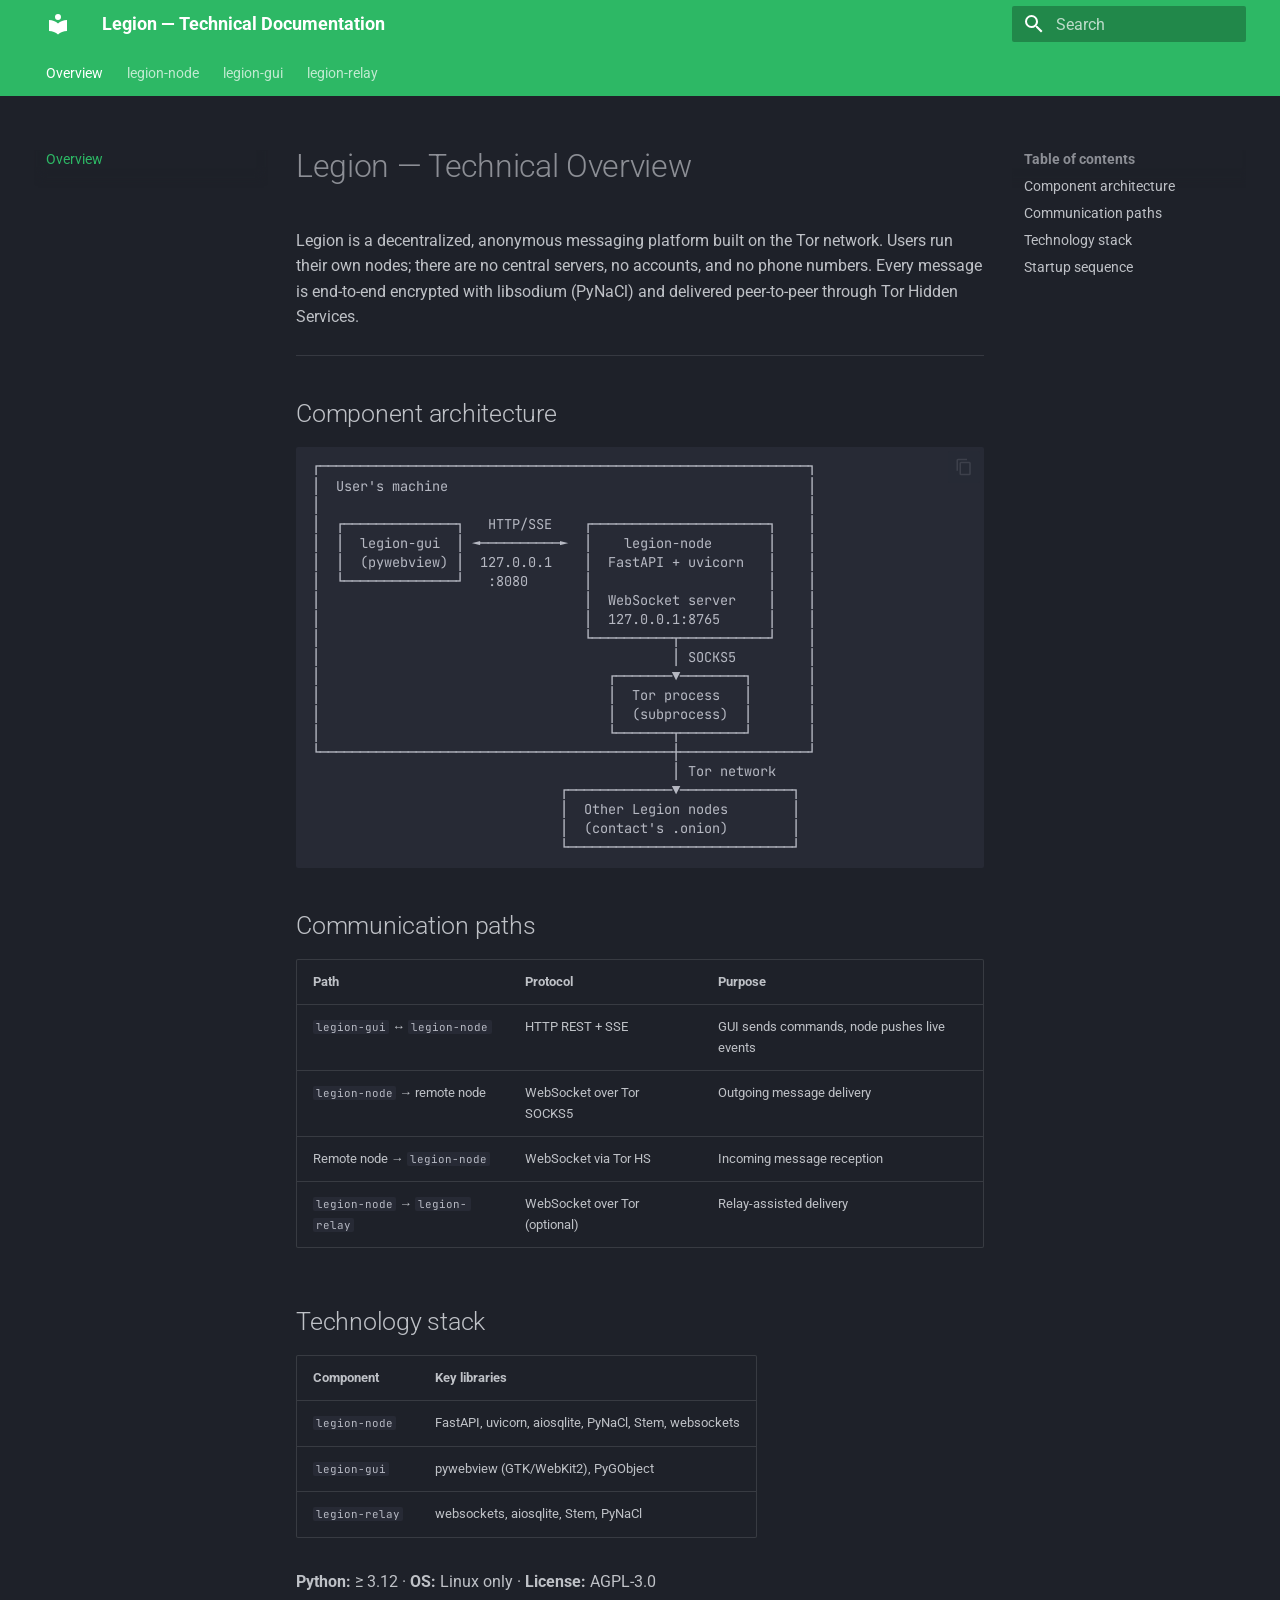
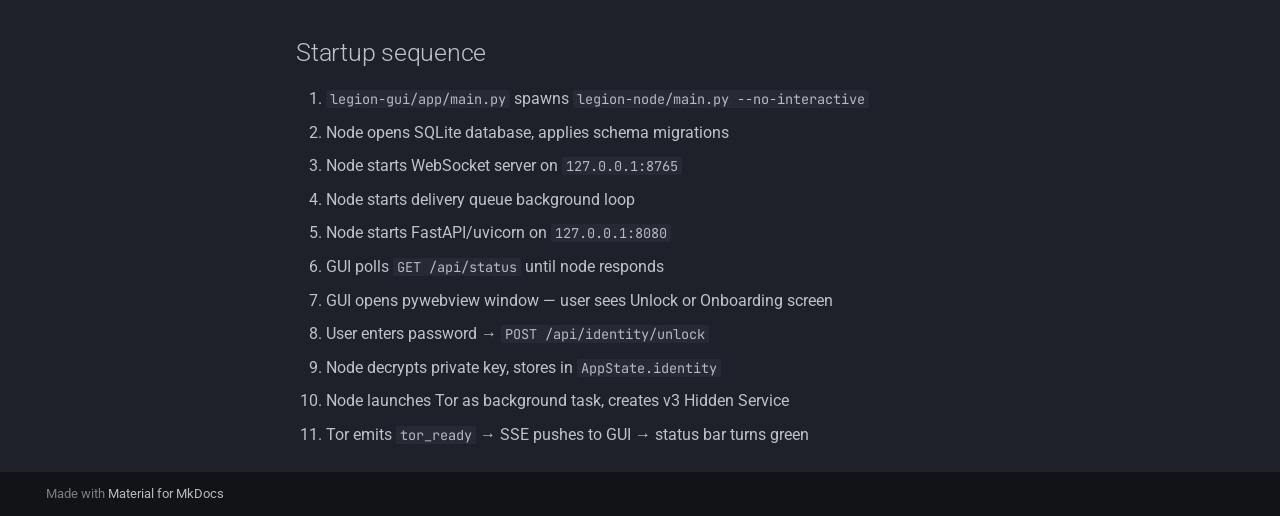
<file: site/index.html>
<!doctype html>
<html lang="en" class="no-js">
  <head>
    
      <meta charset="utf-8">
      <meta name="viewport" content="width=device-width,initial-scale=1">
      
        <meta name="description" content="Technical reference for the Legion decentralized messaging platform">
      
      
        <meta name="author" content="n3ur0-f4ll">
      
      
      
      
        <link rel="next" href="node/overview/">
      
      
        
      
      
      <link rel="icon" href="assets/images/favicon.png">
      <meta name="generator" content="mkdocs-1.6.1, mkdocs-material-9.7.6">
    
    
      
        <title>Legion — Technical Documentation</title>
      
    
    
      <link rel="stylesheet" href="assets/stylesheets/main.484c7ddc.min.css">
      
        
        <link rel="stylesheet" href="assets/stylesheets/palette.ab4e12ef.min.css">
      
      


    
    
      
    
    
      
        
        
        <link rel="preconnect" href="https://fonts.gstatic.com" crossorigin>
        <link rel="stylesheet" href="https://fonts.googleapis.com/css?family=Roboto:300,300i,400,400i,700,700i%7CJetBrains+Mono:400,400i,700,700i&display=fallback">
        <style>:root{--md-text-font:"Roboto";--md-code-font:"JetBrains Mono"}</style>
      
    
    
      <link rel="stylesheet" href="stylesheets/extra.css">
    
    <script>__md_scope=new URL(".",location),__md_hash=e=>[...e].reduce(((e,_)=>(e<<5)-e+_.charCodeAt(0)),0),__md_get=(e,_=localStorage,t=__md_scope)=>JSON.parse(_.getItem(t.pathname+"."+e)),__md_set=(e,_,t=localStorage,a=__md_scope)=>{try{t.setItem(a.pathname+"."+e,JSON.stringify(_))}catch(e){}}</script>
    
      

    
    
  </head>
  
  
    
    
      
    
    
    
    
    <body dir="ltr" data-md-color-scheme="slate" data-md-color-primary="custom" data-md-color-accent="custom">
  
    
    <input class="md-toggle" data-md-toggle="drawer" type="checkbox" id="__drawer" autocomplete="off">
    <input class="md-toggle" data-md-toggle="search" type="checkbox" id="__search" autocomplete="off">
    <label class="md-overlay" for="__drawer"></label>
    <div data-md-component="skip">
      
        
        <a href="#legion-technical-overview" class="md-skip">
          Skip to content
        </a>
      
    </div>
    <div data-md-component="announce">
      
    </div>
    
    
      

<header class="md-header" data-md-component="header">
  <nav class="md-header__inner md-grid" aria-label="Header">
    <a href="." title="Legion — Technical Documentation" class="md-header__button md-logo" aria-label="Legion — Technical Documentation" data-md-component="logo">
      
  
  <svg xmlns="http://www.w3.org/2000/svg" viewBox="0 0 24 24"><path d="M12 8a3 3 0 0 0 3-3 3 3 0 0 0-3-3 3 3 0 0 0-3 3 3 3 0 0 0 3 3m0 3.54C9.64 9.35 6.5 8 3 8v11c3.5 0 6.64 1.35 9 3.54 2.36-2.19 5.5-3.54 9-3.54V8c-3.5 0-6.64 1.35-9 3.54"/></svg>

    </a>
    <label class="md-header__button md-icon" for="__drawer">
      
      <svg xmlns="http://www.w3.org/2000/svg" viewBox="0 0 24 24"><path d="M3 6h18v2H3zm0 5h18v2H3zm0 5h18v2H3z"/></svg>
    </label>
    <div class="md-header__title" data-md-component="header-title">
      <div class="md-header__ellipsis">
        <div class="md-header__topic">
          <span class="md-ellipsis">
            Legion — Technical Documentation
          </span>
        </div>
        <div class="md-header__topic" data-md-component="header-topic">
          <span class="md-ellipsis">
            
              Overview
            
          </span>
        </div>
      </div>
    </div>
    
      
        <form class="md-header__option" data-md-component="palette">
  
    
    
    
    <input class="md-option" data-md-color-media="" data-md-color-scheme="slate" data-md-color-primary="custom" data-md-color-accent="custom"  aria-hidden="true"  type="radio" name="__palette" id="__palette_0">
    
  
</form>
      
    
    
      <script>var palette=__md_get("__palette");if(palette&&palette.color){if("(prefers-color-scheme)"===palette.color.media){var media=matchMedia("(prefers-color-scheme: light)"),input=document.querySelector(media.matches?"[data-md-color-media='(prefers-color-scheme: light)']":"[data-md-color-media='(prefers-color-scheme: dark)']");palette.color.media=input.getAttribute("data-md-color-media"),palette.color.scheme=input.getAttribute("data-md-color-scheme"),palette.color.primary=input.getAttribute("data-md-color-primary"),palette.color.accent=input.getAttribute("data-md-color-accent")}for(var[key,value]of Object.entries(palette.color))document.body.setAttribute("data-md-color-"+key,value)}</script>
    
    
    
      
      
        <label class="md-header__button md-icon" for="__search">
          
          <svg xmlns="http://www.w3.org/2000/svg" viewBox="0 0 24 24"><path d="M9.5 3A6.5 6.5 0 0 1 16 9.5c0 1.61-.59 3.09-1.56 4.23l.27.27h.79l5 5-1.5 1.5-5-5v-.79l-.27-.27A6.52 6.52 0 0 1 9.5 16 6.5 6.5 0 0 1 3 9.5 6.5 6.5 0 0 1 9.5 3m0 2C7 5 5 7 5 9.5S7 14 9.5 14 14 12 14 9.5 12 5 9.5 5"/></svg>
        </label>
        <div class="md-search" data-md-component="search" role="dialog">
  <label class="md-search__overlay" for="__search"></label>
  <div class="md-search__inner" role="search">
    <form class="md-search__form" name="search">
      <input type="text" class="md-search__input" name="query" aria-label="Search" placeholder="Search" autocapitalize="off" autocorrect="off" autocomplete="off" spellcheck="false" data-md-component="search-query" required>
      <label class="md-search__icon md-icon" for="__search">
        
        <svg xmlns="http://www.w3.org/2000/svg" viewBox="0 0 24 24"><path d="M9.5 3A6.5 6.5 0 0 1 16 9.5c0 1.61-.59 3.09-1.56 4.23l.27.27h.79l5 5-1.5 1.5-5-5v-.79l-.27-.27A6.52 6.52 0 0 1 9.5 16 6.5 6.5 0 0 1 3 9.5 6.5 6.5 0 0 1 9.5 3m0 2C7 5 5 7 5 9.5S7 14 9.5 14 14 12 14 9.5 12 5 9.5 5"/></svg>
        
        <svg xmlns="http://www.w3.org/2000/svg" viewBox="0 0 24 24"><path d="M20 11v2H8l5.5 5.5-1.42 1.42L4.16 12l7.92-7.92L13.5 5.5 8 11z"/></svg>
      </label>
      <nav class="md-search__options" aria-label="Search">
        
          <a href="javascript:void(0)" class="md-search__icon md-icon" title="Share" aria-label="Share" data-clipboard data-clipboard-text="" data-md-component="search-share" tabindex="-1">
            
            <svg xmlns="http://www.w3.org/2000/svg" viewBox="0 0 24 24"><path d="M18 16.08c-.76 0-1.44.3-1.96.77L8.91 12.7c.05-.23.09-.46.09-.7s-.04-.47-.09-.7l7.05-4.11c.54.5 1.25.81 2.04.81a3 3 0 0 0 3-3 3 3 0 0 0-3-3 3 3 0 0 0-3 3c0 .24.04.47.09.7L8.04 9.81C7.5 9.31 6.79 9 6 9a3 3 0 0 0-3 3 3 3 0 0 0 3 3c.79 0 1.5-.31 2.04-.81l7.12 4.15c-.05.21-.08.43-.08.66 0 1.61 1.31 2.91 2.92 2.91s2.92-1.3 2.92-2.91A2.92 2.92 0 0 0 18 16.08"/></svg>
          </a>
        
        <button type="reset" class="md-search__icon md-icon" title="Clear" aria-label="Clear" tabindex="-1">
          
          <svg xmlns="http://www.w3.org/2000/svg" viewBox="0 0 24 24"><path d="M19 6.41 17.59 5 12 10.59 6.41 5 5 6.41 10.59 12 5 17.59 6.41 19 12 13.41 17.59 19 19 17.59 13.41 12z"/></svg>
        </button>
      </nav>
      
    </form>
    <div class="md-search__output">
      <div class="md-search__scrollwrap" tabindex="0" data-md-scrollfix>
        <div class="md-search-result" data-md-component="search-result">
          <div class="md-search-result__meta">
            Initializing search
          </div>
          <ol class="md-search-result__list" role="presentation"></ol>
        </div>
      </div>
    </div>
  </div>
</div>
      
    
    
  </nav>
  
</header>
    
    <div class="md-container" data-md-component="container">
      
      
        
          
            
<nav class="md-tabs" aria-label="Tabs" data-md-component="tabs">
  <div class="md-grid">
    <ul class="md-tabs__list">
      
        
  
  
  
    
  
  
    <li class="md-tabs__item md-tabs__item--active">
      <a href="." class="md-tabs__link">
        
  
  
    
  
  Overview

      </a>
    </li>
  

      
        
  
  
  
  
    
    
      <li class="md-tabs__item">
        <a href="node/overview/" class="md-tabs__link">
          
  
  
  legion-node

        </a>
      </li>
    
  

      
        
  
  
  
  
    
    
      <li class="md-tabs__item">
        <a href="gui/overview/" class="md-tabs__link">
          
  
  
  legion-gui

        </a>
      </li>
    
  

      
        
  
  
  
  
    
    
      <li class="md-tabs__item">
        <a href="relay/overview/" class="md-tabs__link">
          
  
  
  legion-relay

        </a>
      </li>
    
  

      
    </ul>
  </div>
</nav>
          
        
      
      <main class="md-main" data-md-component="main">
        <div class="md-main__inner md-grid">
          
            
              
              <div class="md-sidebar md-sidebar--primary" data-md-component="sidebar" data-md-type="navigation" >
                <div class="md-sidebar__scrollwrap">
                  <div class="md-sidebar__inner">
                    


  


<nav class="md-nav md-nav--primary md-nav--lifted" aria-label="Navigation" data-md-level="0">
  <label class="md-nav__title" for="__drawer">
    <a href="." title="Legion — Technical Documentation" class="md-nav__button md-logo" aria-label="Legion — Technical Documentation" data-md-component="logo">
      
  
  <svg xmlns="http://www.w3.org/2000/svg" viewBox="0 0 24 24"><path d="M12 8a3 3 0 0 0 3-3 3 3 0 0 0-3-3 3 3 0 0 0-3 3 3 3 0 0 0 3 3m0 3.54C9.64 9.35 6.5 8 3 8v11c3.5 0 6.64 1.35 9 3.54 2.36-2.19 5.5-3.54 9-3.54V8c-3.5 0-6.64 1.35-9 3.54"/></svg>

    </a>
    Legion — Technical Documentation
  </label>
  
  <ul class="md-nav__list" data-md-scrollfix>
    
      
      
  
  
    
  
  
  
    <li class="md-nav__item md-nav__item--active">
      
      <input class="md-nav__toggle md-toggle" type="checkbox" id="__toc">
      
      
        
      
      
        <label class="md-nav__link md-nav__link--active" for="__toc">
          
  
  
  <span class="md-ellipsis">
    
  
    Overview
  

    
  </span>
  
  

          <span class="md-nav__icon md-icon"></span>
        </label>
      
      <a href="." class="md-nav__link md-nav__link--active">
        
  
  
  <span class="md-ellipsis">
    
  
    Overview
  

    
  </span>
  
  

      </a>
      
        

<nav class="md-nav md-nav--secondary" aria-label="Table of contents">
  
  
  
    
  
  
    <label class="md-nav__title" for="__toc">
      <span class="md-nav__icon md-icon"></span>
      Table of contents
    </label>
    <ul class="md-nav__list" data-md-component="toc" data-md-scrollfix>
      
        <li class="md-nav__item">
  <a href="#component-architecture" class="md-nav__link">
    <span class="md-ellipsis">
      
        Component architecture
      
    </span>
  </a>
  
</li>
      
        <li class="md-nav__item">
  <a href="#communication-paths" class="md-nav__link">
    <span class="md-ellipsis">
      
        Communication paths
      
    </span>
  </a>
  
</li>
      
        <li class="md-nav__item">
  <a href="#technology-stack" class="md-nav__link">
    <span class="md-ellipsis">
      
        Technology stack
      
    </span>
  </a>
  
</li>
      
        <li class="md-nav__item">
  <a href="#startup-sequence" class="md-nav__link">
    <span class="md-ellipsis">
      
        Startup sequence
      
    </span>
  </a>
  
</li>
      
    </ul>
  
</nav>
      
    </li>
  

    
      
      
  
  
  
  
    
    
    
    
      
      
        
      
    
    
    <li class="md-nav__item md-nav__item--nested">
      
        
        
          
        
        <input class="md-nav__toggle md-toggle md-toggle--indeterminate" type="checkbox" id="__nav_2" >
        
          
          <label class="md-nav__link" for="__nav_2" id="__nav_2_label" tabindex="0">
            
  
  
  <span class="md-ellipsis">
    
  
    legion-node
  

    
  </span>
  
  

            <span class="md-nav__icon md-icon"></span>
          </label>
        
        <nav class="md-nav" data-md-level="1" aria-labelledby="__nav_2_label" aria-expanded="false">
          <label class="md-nav__title" for="__nav_2">
            <span class="md-nav__icon md-icon"></span>
            
  
    legion-node
  

          </label>
          <ul class="md-nav__list" data-md-scrollfix>
            
              
                
  
  
  
  
    <li class="md-nav__item">
      <a href="node/overview/" class="md-nav__link">
        
  
  
  <span class="md-ellipsis">
    
  
    Overview
  

    
  </span>
  
  

      </a>
    </li>
  

              
            
              
                
  
  
  
  
    <li class="md-nav__item">
      <a href="node/core/" class="md-nav__link">
        
  
  
  <span class="md-ellipsis">
    
  
    Core layer
  

    
  </span>
  
  

      </a>
    </li>
  

              
            
              
                
  
  
  
  
    <li class="md-nav__item">
      <a href="node/network/" class="md-nav__link">
        
  
  
  <span class="md-ellipsis">
    
  
    Network layer
  

    
  </span>
  
  

      </a>
    </li>
  

              
            
              
                
  
  
  
  
    <li class="md-nav__item">
      <a href="node/messaging/" class="md-nav__link">
        
  
  
  <span class="md-ellipsis">
    
  
    Messaging layer
  

    
  </span>
  
  

      </a>
    </li>
  

              
            
              
                
  
  
  
  
    <li class="md-nav__item">
      <a href="node/api/" class="md-nav__link">
        
  
  
  <span class="md-ellipsis">
    
  
    API server
  

    
  </span>
  
  

      </a>
    </li>
  

              
            
          </ul>
        </nav>
      
    </li>
  

    
      
      
  
  
  
  
    
    
    
    
      
      
        
      
    
    
    <li class="md-nav__item md-nav__item--nested">
      
        
        
          
        
        <input class="md-nav__toggle md-toggle md-toggle--indeterminate" type="checkbox" id="__nav_3" >
        
          
          <label class="md-nav__link" for="__nav_3" id="__nav_3_label" tabindex="0">
            
  
  
  <span class="md-ellipsis">
    
  
    legion-gui
  

    
  </span>
  
  

            <span class="md-nav__icon md-icon"></span>
          </label>
        
        <nav class="md-nav" data-md-level="1" aria-labelledby="__nav_3_label" aria-expanded="false">
          <label class="md-nav__title" for="__nav_3">
            <span class="md-nav__icon md-icon"></span>
            
  
    legion-gui
  

          </label>
          <ul class="md-nav__list" data-md-scrollfix>
            
              
                
  
  
  
  
    <li class="md-nav__item">
      <a href="gui/overview/" class="md-nav__link">
        
  
  
  <span class="md-ellipsis">
    
  
    Overview
  

    
  </span>
  
  

      </a>
    </li>
  

              
            
          </ul>
        </nav>
      
    </li>
  

    
      
      
  
  
  
  
    
    
    
    
      
      
        
      
    
    
    <li class="md-nav__item md-nav__item--nested">
      
        
        
          
        
        <input class="md-nav__toggle md-toggle md-toggle--indeterminate" type="checkbox" id="__nav_4" >
        
          
          <label class="md-nav__link" for="__nav_4" id="__nav_4_label" tabindex="0">
            
  
  
  <span class="md-ellipsis">
    
  
    legion-relay
  

    
  </span>
  
  

            <span class="md-nav__icon md-icon"></span>
          </label>
        
        <nav class="md-nav" data-md-level="1" aria-labelledby="__nav_4_label" aria-expanded="false">
          <label class="md-nav__title" for="__nav_4">
            <span class="md-nav__icon md-icon"></span>
            
  
    legion-relay
  

          </label>
          <ul class="md-nav__list" data-md-scrollfix>
            
              
                
  
  
  
  
    <li class="md-nav__item">
      <a href="relay/overview/" class="md-nav__link">
        
  
  
  <span class="md-ellipsis">
    
  
    Overview
  

    
  </span>
  
  

      </a>
    </li>
  

              
            
          </ul>
        </nav>
      
    </li>
  

    
  </ul>
</nav>
                  </div>
                </div>
              </div>
            
            
              
              <div class="md-sidebar md-sidebar--secondary" data-md-component="sidebar" data-md-type="toc" >
                <div class="md-sidebar__scrollwrap">
                  <div class="md-sidebar__inner">
                    

<nav class="md-nav md-nav--secondary" aria-label="Table of contents">
  
  
  
    
  
  
    <label class="md-nav__title" for="__toc">
      <span class="md-nav__icon md-icon"></span>
      Table of contents
    </label>
    <ul class="md-nav__list" data-md-component="toc" data-md-scrollfix>
      
        <li class="md-nav__item">
  <a href="#component-architecture" class="md-nav__link">
    <span class="md-ellipsis">
      
        Component architecture
      
    </span>
  </a>
  
</li>
      
        <li class="md-nav__item">
  <a href="#communication-paths" class="md-nav__link">
    <span class="md-ellipsis">
      
        Communication paths
      
    </span>
  </a>
  
</li>
      
        <li class="md-nav__item">
  <a href="#technology-stack" class="md-nav__link">
    <span class="md-ellipsis">
      
        Technology stack
      
    </span>
  </a>
  
</li>
      
        <li class="md-nav__item">
  <a href="#startup-sequence" class="md-nav__link">
    <span class="md-ellipsis">
      
        Startup sequence
      
    </span>
  </a>
  
</li>
      
    </ul>
  
</nav>
                  </div>
                </div>
              </div>
            
          
          
            <div class="md-content" data-md-component="content">
              
              <article class="md-content__inner md-typeset">
                
                  



<h1 id="legion-technical-overview">Legion — Technical Overview<a class="headerlink" href="#legion-technical-overview" title="Permanent link">&para;</a></h1>
<p>Legion is a decentralized, anonymous messaging platform built on the Tor network.
Users run their own nodes; there are no central servers, no accounts, and no phone numbers.
Every message is end-to-end encrypted with libsodium (PyNaCl) and delivered peer-to-peer
through Tor Hidden Services.</p>
<hr />
<h2 id="component-architecture">Component architecture<a class="headerlink" href="#component-architecture" title="Permanent link">&para;</a></h2>
<div class="highlight"><pre><span></span><code><a id="__codelineno-0-1" name="__codelineno-0-1" href="#__codelineno-0-1"></a>┌─────────────────────────────────────────────────────────────┐
<a id="__codelineno-0-2" name="__codelineno-0-2" href="#__codelineno-0-2"></a>│  User&#39;s machine                                             │
<a id="__codelineno-0-3" name="__codelineno-0-3" href="#__codelineno-0-3"></a>│                                                             │
<a id="__codelineno-0-4" name="__codelineno-0-4" href="#__codelineno-0-4"></a>│  ┌──────────────┐   HTTP/SSE    ┌──────────────────────┐    │
<a id="__codelineno-0-5" name="__codelineno-0-5" href="#__codelineno-0-5"></a>│  │  legion-gui  │ ◄──────────►  │    legion-node       │    │
<a id="__codelineno-0-6" name="__codelineno-0-6" href="#__codelineno-0-6"></a>│  │  (pywebview) │  127.0.0.1    │  FastAPI + uvicorn   │    │
<a id="__codelineno-0-7" name="__codelineno-0-7" href="#__codelineno-0-7"></a>│  └──────────────┘   :8080       │                      │    │
<a id="__codelineno-0-8" name="__codelineno-0-8" href="#__codelineno-0-8"></a>│                                 │  WebSocket server    │    │
<a id="__codelineno-0-9" name="__codelineno-0-9" href="#__codelineno-0-9"></a>│                                 │  127.0.0.1:8765      │    │
<a id="__codelineno-0-10" name="__codelineno-0-10" href="#__codelineno-0-10"></a>│                                 └──────────┬───────────┘    │
<a id="__codelineno-0-11" name="__codelineno-0-11" href="#__codelineno-0-11"></a>│                                            │ SOCKS5         │
<a id="__codelineno-0-12" name="__codelineno-0-12" href="#__codelineno-0-12"></a>│                                    ┌───────▼────────┐       │
<a id="__codelineno-0-13" name="__codelineno-0-13" href="#__codelineno-0-13"></a>│                                    │  Tor process   │       │
<a id="__codelineno-0-14" name="__codelineno-0-14" href="#__codelineno-0-14"></a>│                                    │  (subprocess)  │       │
<a id="__codelineno-0-15" name="__codelineno-0-15" href="#__codelineno-0-15"></a>│                                    └───────┬────────┘       │
<a id="__codelineno-0-16" name="__codelineno-0-16" href="#__codelineno-0-16"></a>└────────────────────────────────────────────┼────────────────┘
<a id="__codelineno-0-17" name="__codelineno-0-17" href="#__codelineno-0-17"></a>                                             │ Tor network
<a id="__codelineno-0-18" name="__codelineno-0-18" href="#__codelineno-0-18"></a>                               ┌─────────────▼──────────────┐
<a id="__codelineno-0-19" name="__codelineno-0-19" href="#__codelineno-0-19"></a>                               │  Other Legion nodes        │
<a id="__codelineno-0-20" name="__codelineno-0-20" href="#__codelineno-0-20"></a>                               │  (contact&#39;s .onion)        │
<a id="__codelineno-0-21" name="__codelineno-0-21" href="#__codelineno-0-21"></a>                               └────────────────────────────┘
</code></pre></div>
<h2 id="communication-paths">Communication paths<a class="headerlink" href="#communication-paths" title="Permanent link">&para;</a></h2>
<table>
<thead>
<tr>
<th>Path</th>
<th>Protocol</th>
<th>Purpose</th>
</tr>
</thead>
<tbody>
<tr>
<td><code>legion-gui</code> ↔ <code>legion-node</code></td>
<td>HTTP REST + SSE</td>
<td>GUI sends commands, node pushes live events</td>
</tr>
<tr>
<td><code>legion-node</code> → remote node</td>
<td>WebSocket over Tor SOCKS5</td>
<td>Outgoing message delivery</td>
</tr>
<tr>
<td>Remote node → <code>legion-node</code></td>
<td>WebSocket via Tor HS</td>
<td>Incoming message reception</td>
</tr>
<tr>
<td><code>legion-node</code> → <code>legion-relay</code></td>
<td>WebSocket over Tor (optional)</td>
<td>Relay-assisted delivery</td>
</tr>
</tbody>
</table>
<h2 id="technology-stack">Technology stack<a class="headerlink" href="#technology-stack" title="Permanent link">&para;</a></h2>
<table>
<thead>
<tr>
<th>Component</th>
<th>Key libraries</th>
</tr>
</thead>
<tbody>
<tr>
<td><code>legion-node</code></td>
<td>FastAPI, uvicorn, aiosqlite, PyNaCl, Stem, websockets</td>
</tr>
<tr>
<td><code>legion-gui</code></td>
<td>pywebview (GTK/WebKit2), PyGObject</td>
</tr>
<tr>
<td><code>legion-relay</code></td>
<td>websockets, aiosqlite, Stem, PyNaCl</td>
</tr>
</tbody>
</table>
<p><strong>Python:</strong> ≥ 3.12 · <strong>OS:</strong> Linux only · <strong>License:</strong> AGPL-3.0</p>
<h2 id="startup-sequence">Startup sequence<a class="headerlink" href="#startup-sequence" title="Permanent link">&para;</a></h2>
<ol>
<li><code>legion-gui/app/main.py</code> spawns <code>legion-node/main.py --no-interactive</code></li>
<li>Node opens SQLite database, applies schema migrations</li>
<li>Node starts WebSocket server on <code>127.0.0.1:8765</code></li>
<li>Node starts delivery queue background loop</li>
<li>Node starts FastAPI/uvicorn on <code>127.0.0.1:8080</code></li>
<li>GUI polls <code>GET /api/status</code> until node responds</li>
<li>GUI opens pywebview window — user sees Unlock or Onboarding screen</li>
<li>User enters password → <code>POST /api/identity/unlock</code></li>
<li>Node decrypts private key, stores in <code>AppState.identity</code></li>
<li>Node launches Tor as background task, creates v3 Hidden Service</li>
<li>Tor emits <code>tor_ready</code> → SSE pushes to GUI → status bar turns green</li>
</ol>












                
              </article>
            </div>
          
          
<script>var target=document.getElementById(location.hash.slice(1));target&&target.name&&(target.checked=target.name.startsWith("__tabbed_"))</script>
        </div>
        
          <button type="button" class="md-top md-icon" data-md-component="top" hidden>
  
  <svg xmlns="http://www.w3.org/2000/svg" viewBox="0 0 24 24"><path d="M13 20h-2V8l-5.5 5.5-1.42-1.42L12 4.16l7.92 7.92-1.42 1.42L13 8z"/></svg>
  Back to top
</button>
        
      </main>
      
        <footer class="md-footer">
  
  <div class="md-footer-meta md-typeset">
    <div class="md-footer-meta__inner md-grid">
      <div class="md-copyright">
  
  
    Made with
    <a href="https://squidfunk.github.io/mkdocs-material/" target="_blank" rel="noopener">
      Material for MkDocs
    </a>
  
</div>
      
    </div>
  </div>
</footer>
      
    </div>
    <div class="md-dialog" data-md-component="dialog">
      <div class="md-dialog__inner md-typeset"></div>
    </div>
    
    
    
      
      
      <script id="__config" type="application/json">{"annotate": null, "base": ".", "features": ["navigation.tabs", "navigation.sections", "navigation.expand", "navigation.top", "search.highlight", "search.share", "content.code.copy", "content.code.annotate"], "search": "assets/javascripts/workers/search.2c215733.min.js", "tags": null, "translations": {"clipboard.copied": "Copied to clipboard", "clipboard.copy": "Copy to clipboard", "search.result.more.one": "1 more on this page", "search.result.more.other": "# more on this page", "search.result.none": "No matching documents", "search.result.one": "1 matching document", "search.result.other": "# matching documents", "search.result.placeholder": "Type to start searching", "search.result.term.missing": "Missing", "select.version": "Select version"}, "version": null}</script>
    
    
      <script src="assets/javascripts/bundle.79ae519e.min.js"></script>
      
    
  </body>
</html>
</file>
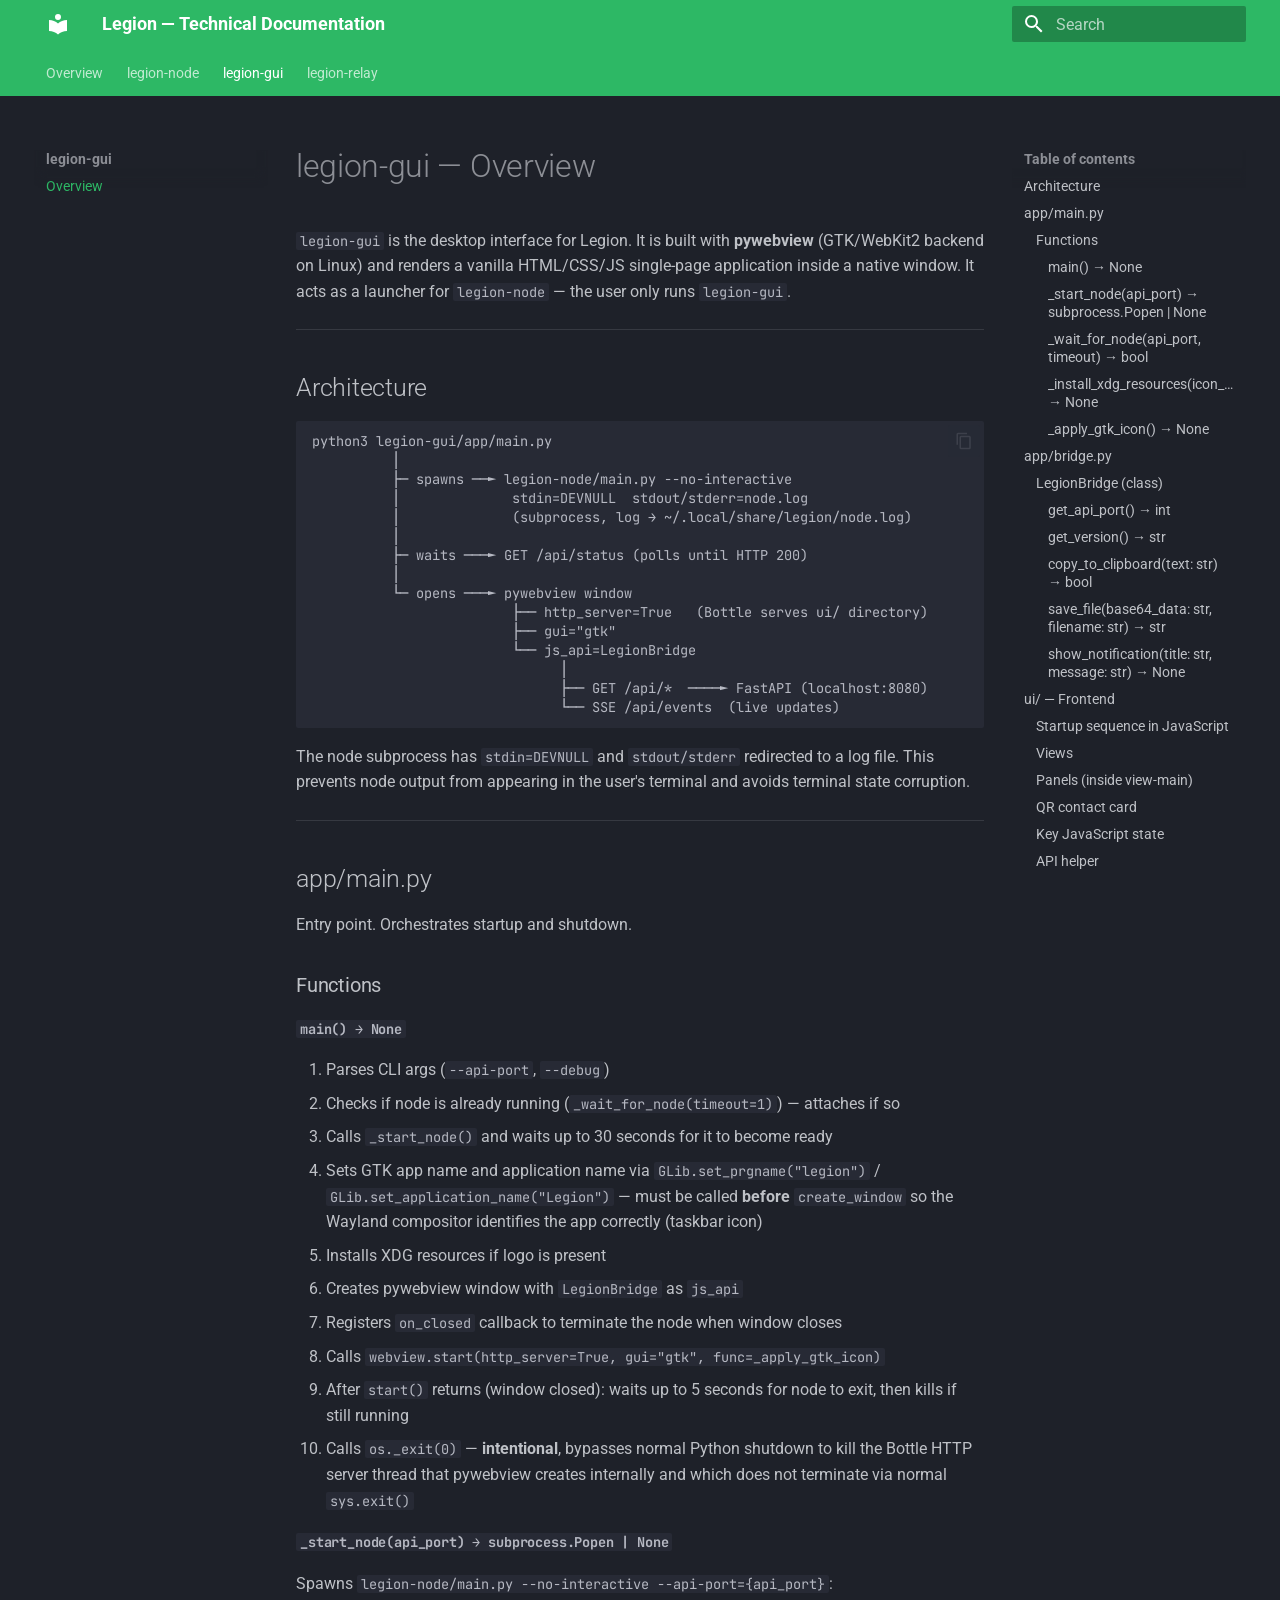
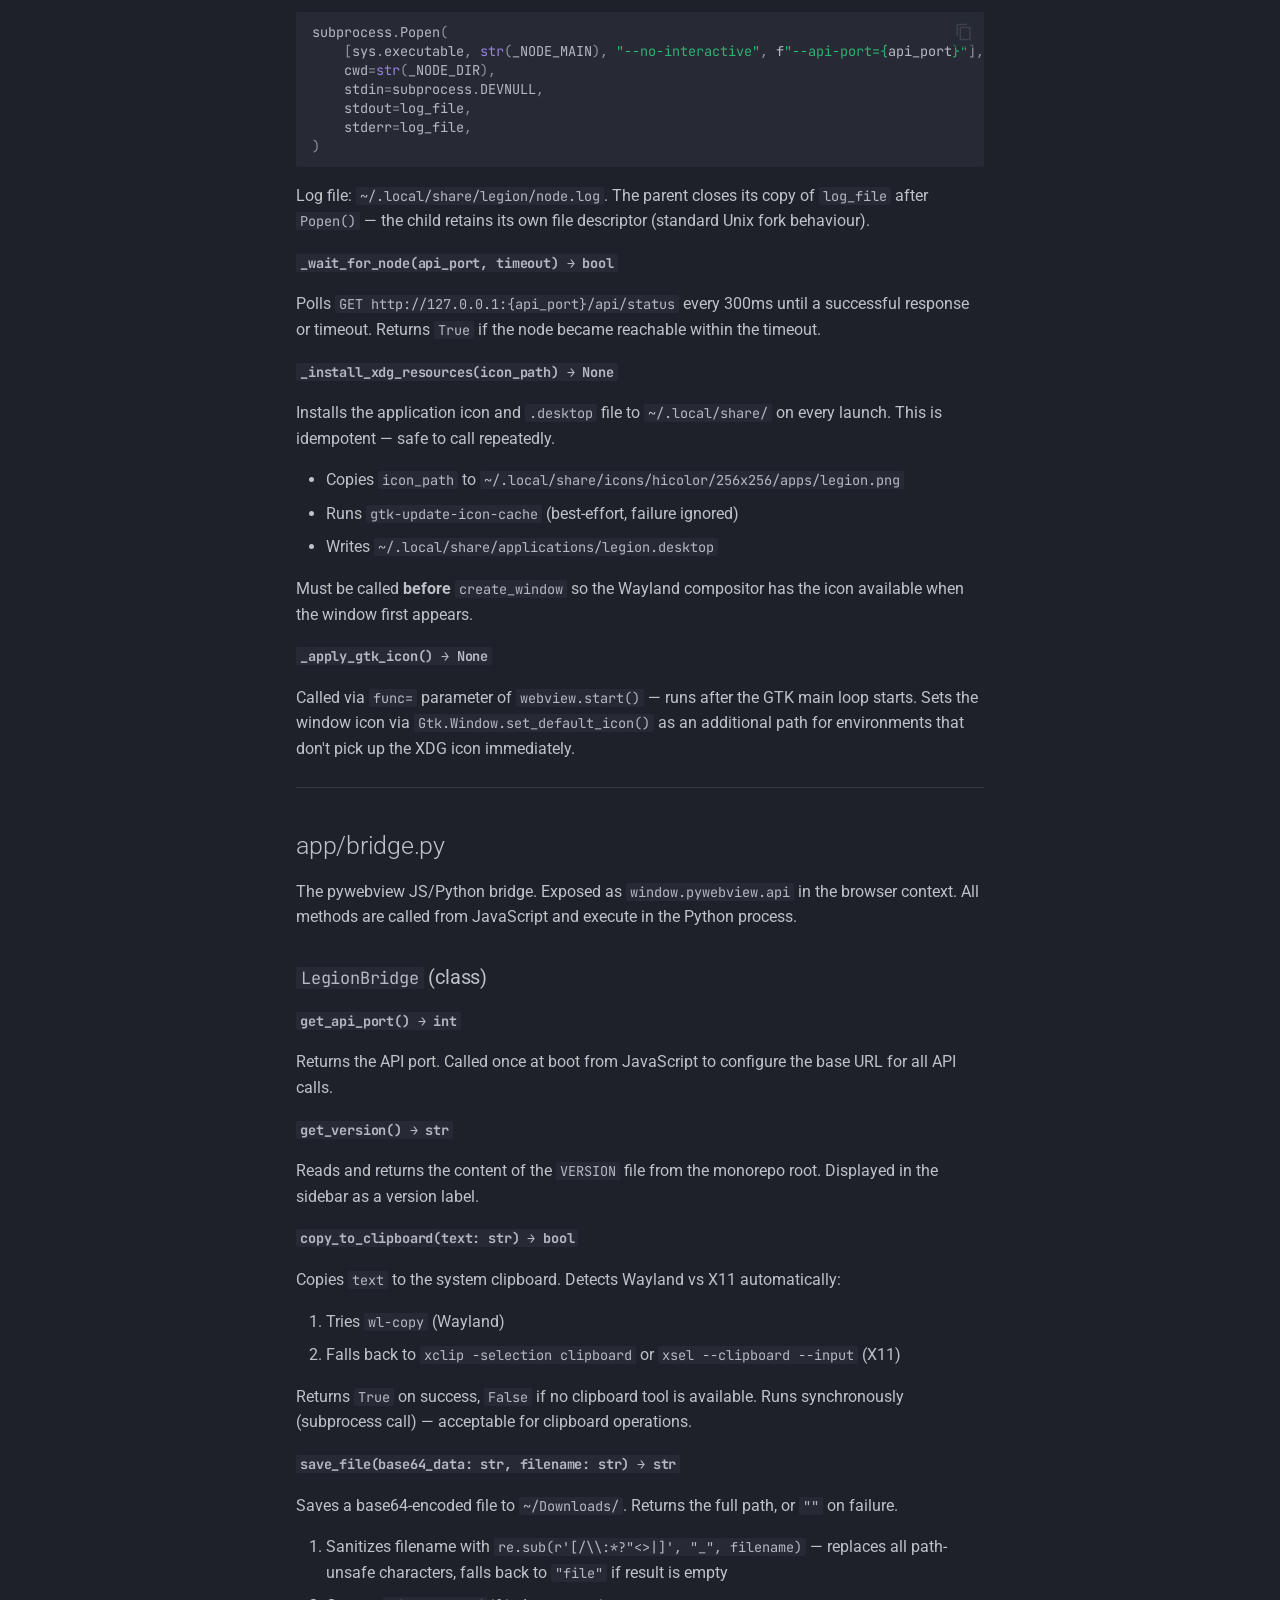
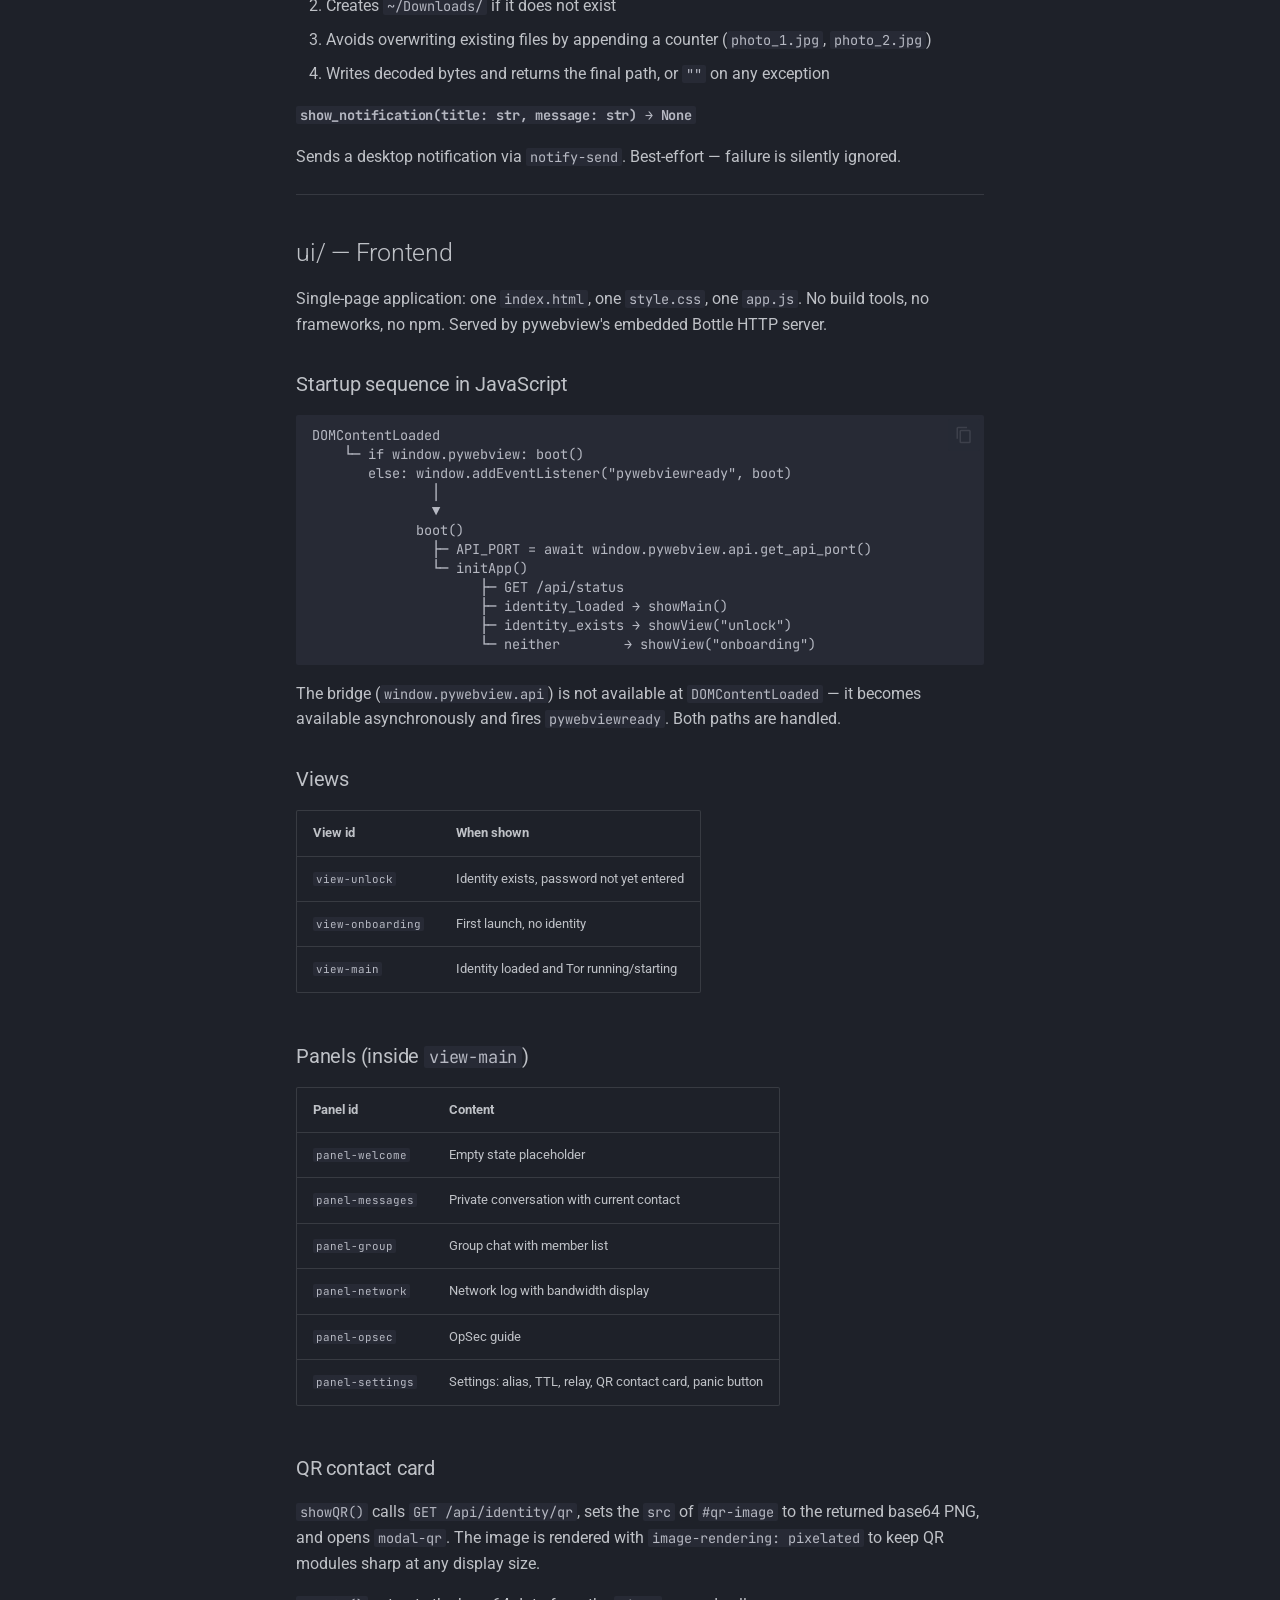
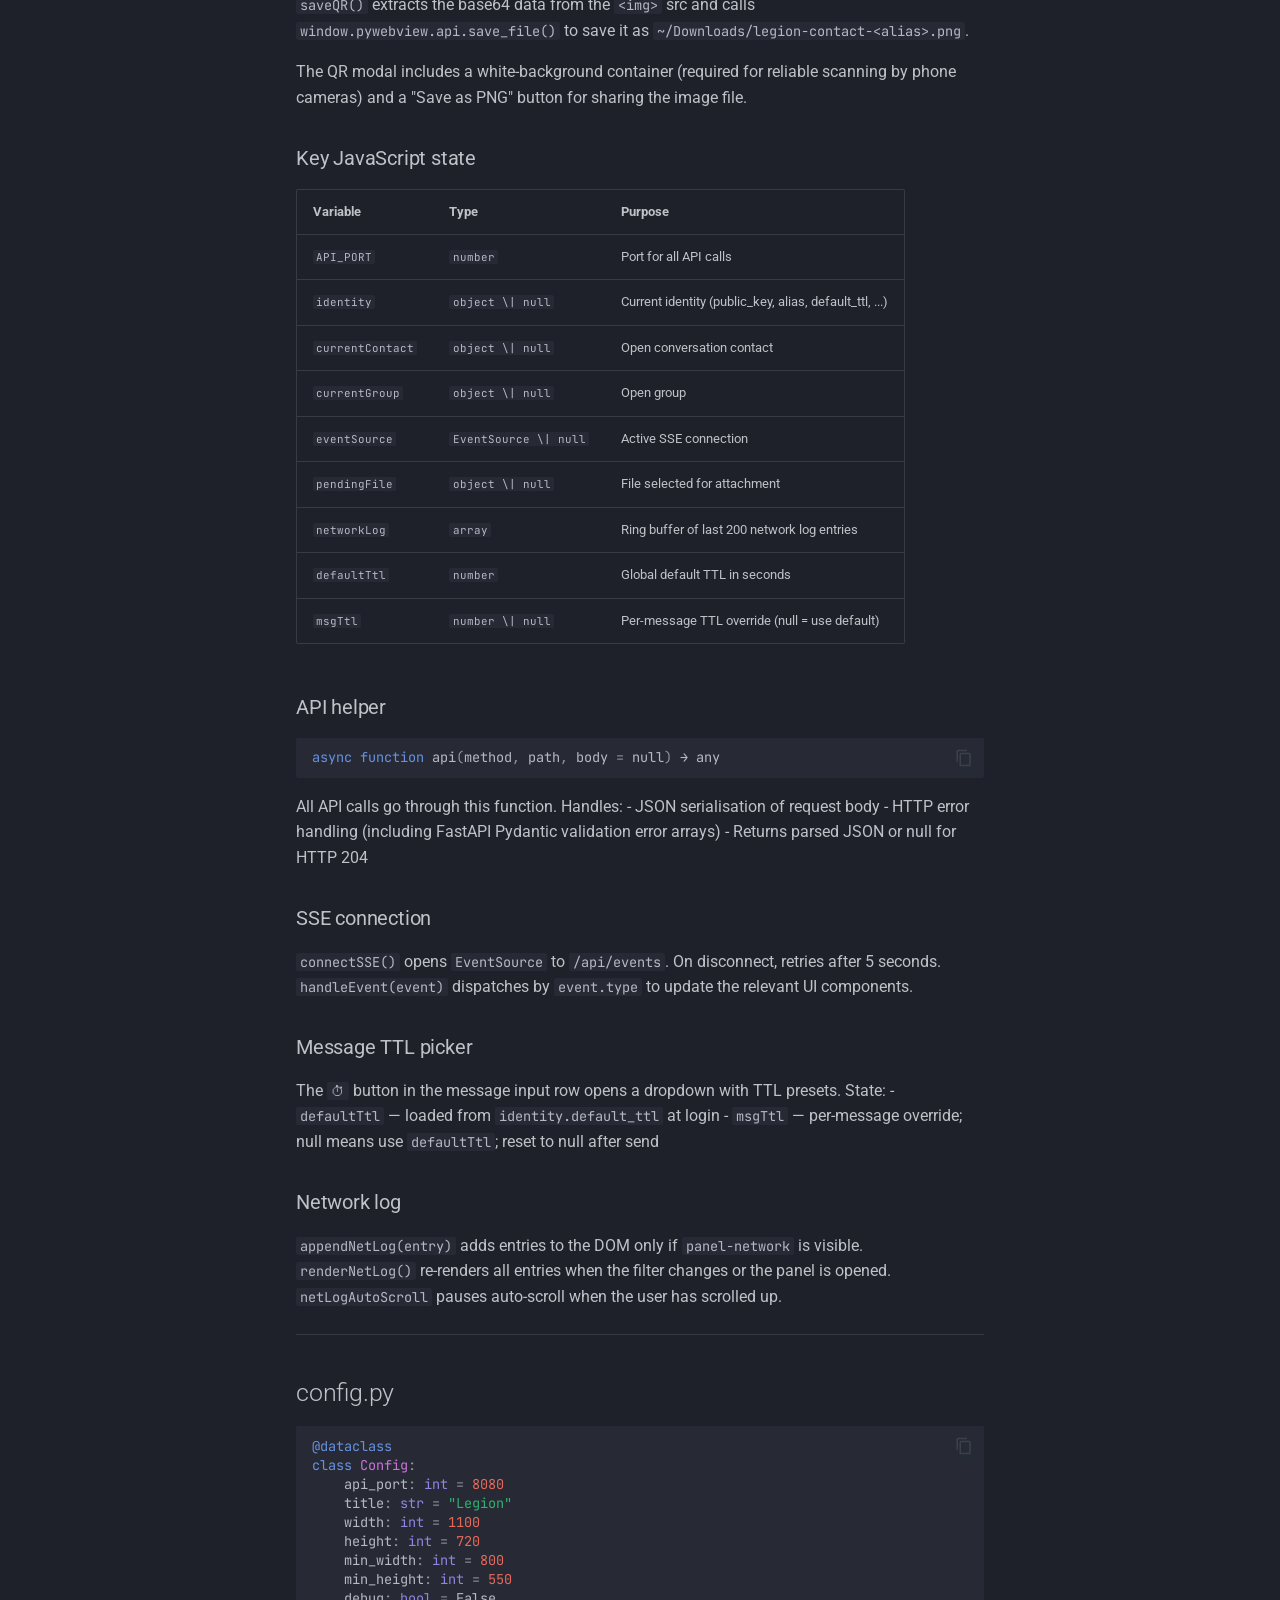
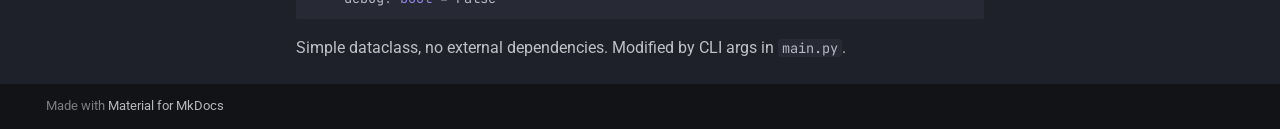
<file: site/gui/overview/index.html>
<!doctype html>
<html lang="en" class="no-js">
  <head>
    
      <meta charset="utf-8">
      <meta name="viewport" content="width=device-width,initial-scale=1">
      
        <meta name="description" content="Technical reference for the Legion decentralized messaging platform">
      
      
        <meta name="author" content="n3ur0-f4ll">
      
      
      
        <link rel="prev" href="../../node/api/">
      
      
        <link rel="next" href="../../relay/overview/">
      
      
        
      
      
      <link rel="icon" href="../../assets/images/favicon.png">
      <meta name="generator" content="mkdocs-1.6.1, mkdocs-material-9.7.6">
    
    
      
        <title>Overview - Legion — Technical Documentation</title>
      
    
    
      <link rel="stylesheet" href="../../assets/stylesheets/main.484c7ddc.min.css">
      
        
        <link rel="stylesheet" href="../../assets/stylesheets/palette.ab4e12ef.min.css">
      
      


    
    
      
    
    
      
        
        
        <link rel="preconnect" href="https://fonts.gstatic.com" crossorigin>
        <link rel="stylesheet" href="https://fonts.googleapis.com/css?family=Roboto:300,300i,400,400i,700,700i%7CJetBrains+Mono:400,400i,700,700i&display=fallback">
        <style>:root{--md-text-font:"Roboto";--md-code-font:"JetBrains Mono"}</style>
      
    
    
      <link rel="stylesheet" href="../../stylesheets/extra.css">
    
    <script>__md_scope=new URL("../..",location),__md_hash=e=>[...e].reduce(((e,_)=>(e<<5)-e+_.charCodeAt(0)),0),__md_get=(e,_=localStorage,t=__md_scope)=>JSON.parse(_.getItem(t.pathname+"."+e)),__md_set=(e,_,t=localStorage,a=__md_scope)=>{try{t.setItem(a.pathname+"."+e,JSON.stringify(_))}catch(e){}}</script>
    
      

    
    
  </head>
  
  
    
    
      
    
    
    
    
    <body dir="ltr" data-md-color-scheme="slate" data-md-color-primary="custom" data-md-color-accent="custom">
  
    
    <input class="md-toggle" data-md-toggle="drawer" type="checkbox" id="__drawer" autocomplete="off">
    <input class="md-toggle" data-md-toggle="search" type="checkbox" id="__search" autocomplete="off">
    <label class="md-overlay" for="__drawer"></label>
    <div data-md-component="skip">
      
        
        <a href="#legion-gui-overview" class="md-skip">
          Skip to content
        </a>
      
    </div>
    <div data-md-component="announce">
      
    </div>
    
    
      

<header class="md-header" data-md-component="header">
  <nav class="md-header__inner md-grid" aria-label="Header">
    <a href="../.." title="Legion — Technical Documentation" class="md-header__button md-logo" aria-label="Legion — Technical Documentation" data-md-component="logo">
      
  
  <svg xmlns="http://www.w3.org/2000/svg" viewBox="0 0 24 24"><path d="M12 8a3 3 0 0 0 3-3 3 3 0 0 0-3-3 3 3 0 0 0-3 3 3 3 0 0 0 3 3m0 3.54C9.64 9.35 6.5 8 3 8v11c3.5 0 6.64 1.35 9 3.54 2.36-2.19 5.5-3.54 9-3.54V8c-3.5 0-6.64 1.35-9 3.54"/></svg>

    </a>
    <label class="md-header__button md-icon" for="__drawer">
      
      <svg xmlns="http://www.w3.org/2000/svg" viewBox="0 0 24 24"><path d="M3 6h18v2H3zm0 5h18v2H3zm0 5h18v2H3z"/></svg>
    </label>
    <div class="md-header__title" data-md-component="header-title">
      <div class="md-header__ellipsis">
        <div class="md-header__topic">
          <span class="md-ellipsis">
            Legion — Technical Documentation
          </span>
        </div>
        <div class="md-header__topic" data-md-component="header-topic">
          <span class="md-ellipsis">
            
              Overview
            
          </span>
        </div>
      </div>
    </div>
    
      
        <form class="md-header__option" data-md-component="palette">
  
    
    
    
    <input class="md-option" data-md-color-media="" data-md-color-scheme="slate" data-md-color-primary="custom" data-md-color-accent="custom"  aria-hidden="true"  type="radio" name="__palette" id="__palette_0">
    
  
</form>
      
    
    
      <script>var palette=__md_get("__palette");if(palette&&palette.color){if("(prefers-color-scheme)"===palette.color.media){var media=matchMedia("(prefers-color-scheme: light)"),input=document.querySelector(media.matches?"[data-md-color-media='(prefers-color-scheme: light)']":"[data-md-color-media='(prefers-color-scheme: dark)']");palette.color.media=input.getAttribute("data-md-color-media"),palette.color.scheme=input.getAttribute("data-md-color-scheme"),palette.color.primary=input.getAttribute("data-md-color-primary"),palette.color.accent=input.getAttribute("data-md-color-accent")}for(var[key,value]of Object.entries(palette.color))document.body.setAttribute("data-md-color-"+key,value)}</script>
    
    
    
      
      
        <label class="md-header__button md-icon" for="__search">
          
          <svg xmlns="http://www.w3.org/2000/svg" viewBox="0 0 24 24"><path d="M9.5 3A6.5 6.5 0 0 1 16 9.5c0 1.61-.59 3.09-1.56 4.23l.27.27h.79l5 5-1.5 1.5-5-5v-.79l-.27-.27A6.52 6.52 0 0 1 9.5 16 6.5 6.5 0 0 1 3 9.5 6.5 6.5 0 0 1 9.5 3m0 2C7 5 5 7 5 9.5S7 14 9.5 14 14 12 14 9.5 12 5 9.5 5"/></svg>
        </label>
        <div class="md-search" data-md-component="search" role="dialog">
  <label class="md-search__overlay" for="__search"></label>
  <div class="md-search__inner" role="search">
    <form class="md-search__form" name="search">
      <input type="text" class="md-search__input" name="query" aria-label="Search" placeholder="Search" autocapitalize="off" autocorrect="off" autocomplete="off" spellcheck="false" data-md-component="search-query" required>
      <label class="md-search__icon md-icon" for="__search">
        
        <svg xmlns="http://www.w3.org/2000/svg" viewBox="0 0 24 24"><path d="M9.5 3A6.5 6.5 0 0 1 16 9.5c0 1.61-.59 3.09-1.56 4.23l.27.27h.79l5 5-1.5 1.5-5-5v-.79l-.27-.27A6.52 6.52 0 0 1 9.5 16 6.5 6.5 0 0 1 3 9.5 6.5 6.5 0 0 1 9.5 3m0 2C7 5 5 7 5 9.5S7 14 9.5 14 14 12 14 9.5 12 5 9.5 5"/></svg>
        
        <svg xmlns="http://www.w3.org/2000/svg" viewBox="0 0 24 24"><path d="M20 11v2H8l5.5 5.5-1.42 1.42L4.16 12l7.92-7.92L13.5 5.5 8 11z"/></svg>
      </label>
      <nav class="md-search__options" aria-label="Search">
        
          <a href="javascript:void(0)" class="md-search__icon md-icon" title="Share" aria-label="Share" data-clipboard data-clipboard-text="" data-md-component="search-share" tabindex="-1">
            
            <svg xmlns="http://www.w3.org/2000/svg" viewBox="0 0 24 24"><path d="M18 16.08c-.76 0-1.44.3-1.96.77L8.91 12.7c.05-.23.09-.46.09-.7s-.04-.47-.09-.7l7.05-4.11c.54.5 1.25.81 2.04.81a3 3 0 0 0 3-3 3 3 0 0 0-3-3 3 3 0 0 0-3 3c0 .24.04.47.09.7L8.04 9.81C7.5 9.31 6.79 9 6 9a3 3 0 0 0-3 3 3 3 0 0 0 3 3c.79 0 1.5-.31 2.04-.81l7.12 4.15c-.05.21-.08.43-.08.66 0 1.61 1.31 2.91 2.92 2.91s2.92-1.3 2.92-2.91A2.92 2.92 0 0 0 18 16.08"/></svg>
          </a>
        
        <button type="reset" class="md-search__icon md-icon" title="Clear" aria-label="Clear" tabindex="-1">
          
          <svg xmlns="http://www.w3.org/2000/svg" viewBox="0 0 24 24"><path d="M19 6.41 17.59 5 12 10.59 6.41 5 5 6.41 10.59 12 5 17.59 6.41 19 12 13.41 17.59 19 19 17.59 13.41 12z"/></svg>
        </button>
      </nav>
      
    </form>
    <div class="md-search__output">
      <div class="md-search__scrollwrap" tabindex="0" data-md-scrollfix>
        <div class="md-search-result" data-md-component="search-result">
          <div class="md-search-result__meta">
            Initializing search
          </div>
          <ol class="md-search-result__list" role="presentation"></ol>
        </div>
      </div>
    </div>
  </div>
</div>
      
    
    
  </nav>
  
</header>
    
    <div class="md-container" data-md-component="container">
      
      
        
          
            
<nav class="md-tabs" aria-label="Tabs" data-md-component="tabs">
  <div class="md-grid">
    <ul class="md-tabs__list">
      
        
  
  
  
  
    <li class="md-tabs__item">
      <a href="../.." class="md-tabs__link">
        
  
  
    
  
  Overview

      </a>
    </li>
  

      
        
  
  
  
  
    
    
      <li class="md-tabs__item">
        <a href="../../node/overview/" class="md-tabs__link">
          
  
  
  legion-node

        </a>
      </li>
    
  

      
        
  
  
  
    
  
  
    
    
      <li class="md-tabs__item md-tabs__item--active">
        <a href="./" class="md-tabs__link">
          
  
  
  legion-gui

        </a>
      </li>
    
  

      
        
  
  
  
  
    
    
      <li class="md-tabs__item">
        <a href="../../relay/overview/" class="md-tabs__link">
          
  
  
  legion-relay

        </a>
      </li>
    
  

      
    </ul>
  </div>
</nav>
          
        
      
      <main class="md-main" data-md-component="main">
        <div class="md-main__inner md-grid">
          
            
              
              <div class="md-sidebar md-sidebar--primary" data-md-component="sidebar" data-md-type="navigation" >
                <div class="md-sidebar__scrollwrap">
                  <div class="md-sidebar__inner">
                    


  


<nav class="md-nav md-nav--primary md-nav--lifted" aria-label="Navigation" data-md-level="0">
  <label class="md-nav__title" for="__drawer">
    <a href="../.." title="Legion — Technical Documentation" class="md-nav__button md-logo" aria-label="Legion — Technical Documentation" data-md-component="logo">
      
  
  <svg xmlns="http://www.w3.org/2000/svg" viewBox="0 0 24 24"><path d="M12 8a3 3 0 0 0 3-3 3 3 0 0 0-3-3 3 3 0 0 0-3 3 3 3 0 0 0 3 3m0 3.54C9.64 9.35 6.5 8 3 8v11c3.5 0 6.64 1.35 9 3.54 2.36-2.19 5.5-3.54 9-3.54V8c-3.5 0-6.64 1.35-9 3.54"/></svg>

    </a>
    Legion — Technical Documentation
  </label>
  
  <ul class="md-nav__list" data-md-scrollfix>
    
      
      
  
  
  
  
    <li class="md-nav__item">
      <a href="../.." class="md-nav__link">
        
  
  
  <span class="md-ellipsis">
    
  
    Overview
  

    
  </span>
  
  

      </a>
    </li>
  

    
      
      
  
  
  
  
    
    
    
    
      
      
        
      
    
    
    <li class="md-nav__item md-nav__item--nested">
      
        
        
          
        
        <input class="md-nav__toggle md-toggle md-toggle--indeterminate" type="checkbox" id="__nav_2" >
        
          
          <label class="md-nav__link" for="__nav_2" id="__nav_2_label" tabindex="0">
            
  
  
  <span class="md-ellipsis">
    
  
    legion-node
  

    
  </span>
  
  

            <span class="md-nav__icon md-icon"></span>
          </label>
        
        <nav class="md-nav" data-md-level="1" aria-labelledby="__nav_2_label" aria-expanded="false">
          <label class="md-nav__title" for="__nav_2">
            <span class="md-nav__icon md-icon"></span>
            
  
    legion-node
  

          </label>
          <ul class="md-nav__list" data-md-scrollfix>
            
              
                
  
  
  
  
    <li class="md-nav__item">
      <a href="../../node/overview/" class="md-nav__link">
        
  
  
  <span class="md-ellipsis">
    
  
    Overview
  

    
  </span>
  
  

      </a>
    </li>
  

              
            
              
                
  
  
  
  
    <li class="md-nav__item">
      <a href="../../node/core/" class="md-nav__link">
        
  
  
  <span class="md-ellipsis">
    
  
    Core layer
  

    
  </span>
  
  

      </a>
    </li>
  

              
            
              
                
  
  
  
  
    <li class="md-nav__item">
      <a href="../../node/network/" class="md-nav__link">
        
  
  
  <span class="md-ellipsis">
    
  
    Network layer
  

    
  </span>
  
  

      </a>
    </li>
  

              
            
              
                
  
  
  
  
    <li class="md-nav__item">
      <a href="../../node/messaging/" class="md-nav__link">
        
  
  
  <span class="md-ellipsis">
    
  
    Messaging layer
  

    
  </span>
  
  

      </a>
    </li>
  

              
            
              
                
  
  
  
  
    <li class="md-nav__item">
      <a href="../../node/api/" class="md-nav__link">
        
  
  
  <span class="md-ellipsis">
    
  
    API server
  

    
  </span>
  
  

      </a>
    </li>
  

              
            
          </ul>
        </nav>
      
    </li>
  

    
      
      
  
  
    
  
  
  
    
    
    
    
      
        
        
      
      
        
      
    
    
    <li class="md-nav__item md-nav__item--active md-nav__item--section md-nav__item--nested">
      
        
        
        <input class="md-nav__toggle md-toggle " type="checkbox" id="__nav_3" checked>
        
          
          <label class="md-nav__link" for="__nav_3" id="__nav_3_label" tabindex="">
            
  
  
  <span class="md-ellipsis">
    
  
    legion-gui
  

    
  </span>
  
  

            <span class="md-nav__icon md-icon"></span>
          </label>
        
        <nav class="md-nav" data-md-level="1" aria-labelledby="__nav_3_label" aria-expanded="true">
          <label class="md-nav__title" for="__nav_3">
            <span class="md-nav__icon md-icon"></span>
            
  
    legion-gui
  

          </label>
          <ul class="md-nav__list" data-md-scrollfix>
            
              
                
  
  
    
  
  
  
    <li class="md-nav__item md-nav__item--active">
      
      <input class="md-nav__toggle md-toggle" type="checkbox" id="__toc">
      
      
        
      
      
        <label class="md-nav__link md-nav__link--active" for="__toc">
          
  
  
  <span class="md-ellipsis">
    
  
    Overview
  

    
  </span>
  
  

          <span class="md-nav__icon md-icon"></span>
        </label>
      
      <a href="./" class="md-nav__link md-nav__link--active">
        
  
  
  <span class="md-ellipsis">
    
  
    Overview
  

    
  </span>
  
  

      </a>
      
        

<nav class="md-nav md-nav--secondary" aria-label="Table of contents">
  
  
  
    
  
  
    <label class="md-nav__title" for="__toc">
      <span class="md-nav__icon md-icon"></span>
      Table of contents
    </label>
    <ul class="md-nav__list" data-md-component="toc" data-md-scrollfix>
      
        <li class="md-nav__item">
  <a href="#architecture" class="md-nav__link">
    <span class="md-ellipsis">
      
        Architecture
      
    </span>
  </a>
  
</li>
      
        <li class="md-nav__item">
  <a href="#appmainpy" class="md-nav__link">
    <span class="md-ellipsis">
      
        app/main.py
      
    </span>
  </a>
  
    <nav class="md-nav" aria-label="app/main.py">
      <ul class="md-nav__list">
        
          <li class="md-nav__item">
  <a href="#functions" class="md-nav__link">
    <span class="md-ellipsis">
      
        Functions
      
    </span>
  </a>
  
    <nav class="md-nav" aria-label="Functions">
      <ul class="md-nav__list">
        
          <li class="md-nav__item">
  <a href="#main-none" class="md-nav__link">
    <span class="md-ellipsis">
      
        main() → None
      
    </span>
  </a>
  
</li>
        
          <li class="md-nav__item">
  <a href="#_start_nodeapi_port-subprocesspopen-none" class="md-nav__link">
    <span class="md-ellipsis">
      
        _start_node(api_port) → subprocess.Popen | None
      
    </span>
  </a>
  
</li>
        
          <li class="md-nav__item">
  <a href="#_wait_for_nodeapi_port-timeout-bool" class="md-nav__link">
    <span class="md-ellipsis">
      
        _wait_for_node(api_port, timeout) → bool
      
    </span>
  </a>
  
</li>
        
          <li class="md-nav__item">
  <a href="#_install_xdg_resourcesicon_path-none" class="md-nav__link">
    <span class="md-ellipsis">
      
        _install_xdg_resources(icon_path) → None
      
    </span>
  </a>
  
</li>
        
          <li class="md-nav__item">
  <a href="#_apply_gtk_icon-none" class="md-nav__link">
    <span class="md-ellipsis">
      
        _apply_gtk_icon() → None
      
    </span>
  </a>
  
</li>
        
      </ul>
    </nav>
  
</li>
        
      </ul>
    </nav>
  
</li>
      
        <li class="md-nav__item">
  <a href="#appbridgepy" class="md-nav__link">
    <span class="md-ellipsis">
      
        app/bridge.py
      
    </span>
  </a>
  
    <nav class="md-nav" aria-label="app/bridge.py">
      <ul class="md-nav__list">
        
          <li class="md-nav__item">
  <a href="#legionbridge-class" class="md-nav__link">
    <span class="md-ellipsis">
      
        LegionBridge (class)
      
    </span>
  </a>
  
    <nav class="md-nav" aria-label="LegionBridge (class)">
      <ul class="md-nav__list">
        
          <li class="md-nav__item">
  <a href="#get_api_port-int" class="md-nav__link">
    <span class="md-ellipsis">
      
        get_api_port() → int
      
    </span>
  </a>
  
</li>
        
          <li class="md-nav__item">
  <a href="#get_version-str" class="md-nav__link">
    <span class="md-ellipsis">
      
        get_version() → str
      
    </span>
  </a>
  
</li>
        
          <li class="md-nav__item">
  <a href="#copy_to_clipboardtext-str-bool" class="md-nav__link">
    <span class="md-ellipsis">
      
        copy_to_clipboard(text: str) → bool
      
    </span>
  </a>
  
</li>
        
          <li class="md-nav__item">
  <a href="#save_filebase64_data-str-filename-str-str" class="md-nav__link">
    <span class="md-ellipsis">
      
        save_file(base64_data: str, filename: str) → str
      
    </span>
  </a>
  
</li>
        
          <li class="md-nav__item">
  <a href="#show_notificationtitle-str-message-str-none" class="md-nav__link">
    <span class="md-ellipsis">
      
        show_notification(title: str, message: str) → None
      
    </span>
  </a>
  
</li>
        
      </ul>
    </nav>
  
</li>
        
      </ul>
    </nav>
  
</li>
      
        <li class="md-nav__item">
  <a href="#ui-frontend" class="md-nav__link">
    <span class="md-ellipsis">
      
        ui/ — Frontend
      
    </span>
  </a>
  
    <nav class="md-nav" aria-label="ui/ — Frontend">
      <ul class="md-nav__list">
        
          <li class="md-nav__item">
  <a href="#startup-sequence-in-javascript" class="md-nav__link">
    <span class="md-ellipsis">
      
        Startup sequence in JavaScript
      
    </span>
  </a>
  
</li>
        
          <li class="md-nav__item">
  <a href="#views" class="md-nav__link">
    <span class="md-ellipsis">
      
        Views
      
    </span>
  </a>
  
</li>
        
          <li class="md-nav__item">
  <a href="#panels-inside-view-main" class="md-nav__link">
    <span class="md-ellipsis">
      
        Panels (inside view-main)
      
    </span>
  </a>
  
</li>
        
          <li class="md-nav__item">
  <a href="#qr-contact-card" class="md-nav__link">
    <span class="md-ellipsis">
      
        QR contact card
      
    </span>
  </a>
  
</li>
        
          <li class="md-nav__item">
  <a href="#key-javascript-state" class="md-nav__link">
    <span class="md-ellipsis">
      
        Key JavaScript state
      
    </span>
  </a>
  
</li>
        
          <li class="md-nav__item">
  <a href="#api-helper" class="md-nav__link">
    <span class="md-ellipsis">
      
        API helper
      
    </span>
  </a>
  
</li>
        
          <li class="md-nav__item">
  <a href="#sse-connection" class="md-nav__link">
    <span class="md-ellipsis">
      
        SSE connection
      
    </span>
  </a>
  
</li>
        
          <li class="md-nav__item">
  <a href="#message-ttl-picker" class="md-nav__link">
    <span class="md-ellipsis">
      
        Message TTL picker
      
    </span>
  </a>
  
</li>
        
          <li class="md-nav__item">
  <a href="#network-log" class="md-nav__link">
    <span class="md-ellipsis">
      
        Network log
      
    </span>
  </a>
  
</li>
        
      </ul>
    </nav>
  
</li>
      
        <li class="md-nav__item">
  <a href="#configpy" class="md-nav__link">
    <span class="md-ellipsis">
      
        config.py
      
    </span>
  </a>
  
</li>
      
    </ul>
  
</nav>
      
    </li>
  

              
            
          </ul>
        </nav>
      
    </li>
  

    
      
      
  
  
  
  
    
    
    
    
      
      
        
      
    
    
    <li class="md-nav__item md-nav__item--nested">
      
        
        
          
        
        <input class="md-nav__toggle md-toggle md-toggle--indeterminate" type="checkbox" id="__nav_4" >
        
          
          <label class="md-nav__link" for="__nav_4" id="__nav_4_label" tabindex="0">
            
  
  
  <span class="md-ellipsis">
    
  
    legion-relay
  

    
  </span>
  
  

            <span class="md-nav__icon md-icon"></span>
          </label>
        
        <nav class="md-nav" data-md-level="1" aria-labelledby="__nav_4_label" aria-expanded="false">
          <label class="md-nav__title" for="__nav_4">
            <span class="md-nav__icon md-icon"></span>
            
  
    legion-relay
  

          </label>
          <ul class="md-nav__list" data-md-scrollfix>
            
              
                
  
  
  
  
    <li class="md-nav__item">
      <a href="../../relay/overview/" class="md-nav__link">
        
  
  
  <span class="md-ellipsis">
    
  
    Overview
  

    
  </span>
  
  

      </a>
    </li>
  

              
            
          </ul>
        </nav>
      
    </li>
  

    
  </ul>
</nav>
                  </div>
                </div>
              </div>
            
            
              
              <div class="md-sidebar md-sidebar--secondary" data-md-component="sidebar" data-md-type="toc" >
                <div class="md-sidebar__scrollwrap">
                  <div class="md-sidebar__inner">
                    

<nav class="md-nav md-nav--secondary" aria-label="Table of contents">
  
  
  
    
  
  
    <label class="md-nav__title" for="__toc">
      <span class="md-nav__icon md-icon"></span>
      Table of contents
    </label>
    <ul class="md-nav__list" data-md-component="toc" data-md-scrollfix>
      
        <li class="md-nav__item">
  <a href="#architecture" class="md-nav__link">
    <span class="md-ellipsis">
      
        Architecture
      
    </span>
  </a>
  
</li>
      
        <li class="md-nav__item">
  <a href="#appmainpy" class="md-nav__link">
    <span class="md-ellipsis">
      
        app/main.py
      
    </span>
  </a>
  
    <nav class="md-nav" aria-label="app/main.py">
      <ul class="md-nav__list">
        
          <li class="md-nav__item">
  <a href="#functions" class="md-nav__link">
    <span class="md-ellipsis">
      
        Functions
      
    </span>
  </a>
  
    <nav class="md-nav" aria-label="Functions">
      <ul class="md-nav__list">
        
          <li class="md-nav__item">
  <a href="#main-none" class="md-nav__link">
    <span class="md-ellipsis">
      
        main() → None
      
    </span>
  </a>
  
</li>
        
          <li class="md-nav__item">
  <a href="#_start_nodeapi_port-subprocesspopen-none" class="md-nav__link">
    <span class="md-ellipsis">
      
        _start_node(api_port) → subprocess.Popen | None
      
    </span>
  </a>
  
</li>
        
          <li class="md-nav__item">
  <a href="#_wait_for_nodeapi_port-timeout-bool" class="md-nav__link">
    <span class="md-ellipsis">
      
        _wait_for_node(api_port, timeout) → bool
      
    </span>
  </a>
  
</li>
        
          <li class="md-nav__item">
  <a href="#_install_xdg_resourcesicon_path-none" class="md-nav__link">
    <span class="md-ellipsis">
      
        _install_xdg_resources(icon_path) → None
      
    </span>
  </a>
  
</li>
        
          <li class="md-nav__item">
  <a href="#_apply_gtk_icon-none" class="md-nav__link">
    <span class="md-ellipsis">
      
        _apply_gtk_icon() → None
      
    </span>
  </a>
  
</li>
        
      </ul>
    </nav>
  
</li>
        
      </ul>
    </nav>
  
</li>
      
        <li class="md-nav__item">
  <a href="#appbridgepy" class="md-nav__link">
    <span class="md-ellipsis">
      
        app/bridge.py
      
    </span>
  </a>
  
    <nav class="md-nav" aria-label="app/bridge.py">
      <ul class="md-nav__list">
        
          <li class="md-nav__item">
  <a href="#legionbridge-class" class="md-nav__link">
    <span class="md-ellipsis">
      
        LegionBridge (class)
      
    </span>
  </a>
  
    <nav class="md-nav" aria-label="LegionBridge (class)">
      <ul class="md-nav__list">
        
          <li class="md-nav__item">
  <a href="#get_api_port-int" class="md-nav__link">
    <span class="md-ellipsis">
      
        get_api_port() → int
      
    </span>
  </a>
  
</li>
        
          <li class="md-nav__item">
  <a href="#get_version-str" class="md-nav__link">
    <span class="md-ellipsis">
      
        get_version() → str
      
    </span>
  </a>
  
</li>
        
          <li class="md-nav__item">
  <a href="#copy_to_clipboardtext-str-bool" class="md-nav__link">
    <span class="md-ellipsis">
      
        copy_to_clipboard(text: str) → bool
      
    </span>
  </a>
  
</li>
        
          <li class="md-nav__item">
  <a href="#save_filebase64_data-str-filename-str-str" class="md-nav__link">
    <span class="md-ellipsis">
      
        save_file(base64_data: str, filename: str) → str
      
    </span>
  </a>
  
</li>
        
          <li class="md-nav__item">
  <a href="#show_notificationtitle-str-message-str-none" class="md-nav__link">
    <span class="md-ellipsis">
      
        show_notification(title: str, message: str) → None
      
    </span>
  </a>
  
</li>
        
      </ul>
    </nav>
  
</li>
        
      </ul>
    </nav>
  
</li>
      
        <li class="md-nav__item">
  <a href="#ui-frontend" class="md-nav__link">
    <span class="md-ellipsis">
      
        ui/ — Frontend
      
    </span>
  </a>
  
    <nav class="md-nav" aria-label="ui/ — Frontend">
      <ul class="md-nav__list">
        
          <li class="md-nav__item">
  <a href="#startup-sequence-in-javascript" class="md-nav__link">
    <span class="md-ellipsis">
      
        Startup sequence in JavaScript
      
    </span>
  </a>
  
</li>
        
          <li class="md-nav__item">
  <a href="#views" class="md-nav__link">
    <span class="md-ellipsis">
      
        Views
      
    </span>
  </a>
  
</li>
        
          <li class="md-nav__item">
  <a href="#panels-inside-view-main" class="md-nav__link">
    <span class="md-ellipsis">
      
        Panels (inside view-main)
      
    </span>
  </a>
  
</li>
        
          <li class="md-nav__item">
  <a href="#qr-contact-card" class="md-nav__link">
    <span class="md-ellipsis">
      
        QR contact card
      
    </span>
  </a>
  
</li>
        
          <li class="md-nav__item">
  <a href="#key-javascript-state" class="md-nav__link">
    <span class="md-ellipsis">
      
        Key JavaScript state
      
    </span>
  </a>
  
</li>
        
          <li class="md-nav__item">
  <a href="#api-helper" class="md-nav__link">
    <span class="md-ellipsis">
      
        API helper
      
    </span>
  </a>
  
</li>
        
          <li class="md-nav__item">
  <a href="#sse-connection" class="md-nav__link">
    <span class="md-ellipsis">
      
        SSE connection
      
    </span>
  </a>
  
</li>
        
          <li class="md-nav__item">
  <a href="#message-ttl-picker" class="md-nav__link">
    <span class="md-ellipsis">
      
        Message TTL picker
      
    </span>
  </a>
  
</li>
        
          <li class="md-nav__item">
  <a href="#network-log" class="md-nav__link">
    <span class="md-ellipsis">
      
        Network log
      
    </span>
  </a>
  
</li>
        
      </ul>
    </nav>
  
</li>
      
        <li class="md-nav__item">
  <a href="#configpy" class="md-nav__link">
    <span class="md-ellipsis">
      
        config.py
      
    </span>
  </a>
  
</li>
      
    </ul>
  
</nav>
                  </div>
                </div>
              </div>
            
          
          
            <div class="md-content" data-md-component="content">
              
              <article class="md-content__inner md-typeset">
                
                  



<h1 id="legion-gui-overview">legion-gui — Overview<a class="headerlink" href="#legion-gui-overview" title="Permanent link">&para;</a></h1>
<p><code>legion-gui</code> is the desktop interface for Legion. It is built with <strong>pywebview</strong> (GTK/WebKit2
backend on Linux) and renders a vanilla HTML/CSS/JS single-page application inside a native
window. It acts as a launcher for <code>legion-node</code> — the user only runs <code>legion-gui</code>.</p>
<hr />
<h2 id="architecture">Architecture<a class="headerlink" href="#architecture" title="Permanent link">&para;</a></h2>
<div class="highlight"><pre><span></span><code><a id="__codelineno-0-1" name="__codelineno-0-1" href="#__codelineno-0-1"></a>python3 legion-gui/app/main.py
<a id="__codelineno-0-2" name="__codelineno-0-2" href="#__codelineno-0-2"></a>          │
<a id="__codelineno-0-3" name="__codelineno-0-3" href="#__codelineno-0-3"></a>          ├─ spawns ──► legion-node/main.py --no-interactive
<a id="__codelineno-0-4" name="__codelineno-0-4" href="#__codelineno-0-4"></a>          │              stdin=DEVNULL  stdout/stderr=node.log
<a id="__codelineno-0-5" name="__codelineno-0-5" href="#__codelineno-0-5"></a>          │              (subprocess, log → ~/.local/share/legion/node.log)
<a id="__codelineno-0-6" name="__codelineno-0-6" href="#__codelineno-0-6"></a>          │
<a id="__codelineno-0-7" name="__codelineno-0-7" href="#__codelineno-0-7"></a>          ├─ waits ───► GET /api/status (polls until HTTP 200)
<a id="__codelineno-0-8" name="__codelineno-0-8" href="#__codelineno-0-8"></a>          │
<a id="__codelineno-0-9" name="__codelineno-0-9" href="#__codelineno-0-9"></a>          └─ opens ───► pywebview window
<a id="__codelineno-0-10" name="__codelineno-0-10" href="#__codelineno-0-10"></a>                         ├── http_server=True   (Bottle serves ui/ directory)
<a id="__codelineno-0-11" name="__codelineno-0-11" href="#__codelineno-0-11"></a>                         ├── gui=&quot;gtk&quot;
<a id="__codelineno-0-12" name="__codelineno-0-12" href="#__codelineno-0-12"></a>                         └── js_api=LegionBridge
<a id="__codelineno-0-13" name="__codelineno-0-13" href="#__codelineno-0-13"></a>                               │
<a id="__codelineno-0-14" name="__codelineno-0-14" href="#__codelineno-0-14"></a>                               ├── GET /api/*  ────► FastAPI (localhost:8080)
<a id="__codelineno-0-15" name="__codelineno-0-15" href="#__codelineno-0-15"></a>                               └── SSE /api/events  (live updates)
</code></pre></div>
<p>The node subprocess has <code>stdin=DEVNULL</code> and <code>stdout/stderr</code> redirected to a log file.
This prevents node output from appearing in the user's terminal and avoids terminal
state corruption.</p>
<hr />
<h2 id="appmainpy">app/main.py<a class="headerlink" href="#appmainpy" title="Permanent link">&para;</a></h2>
<p>Entry point. Orchestrates startup and shutdown.</p>
<h3 id="functions">Functions<a class="headerlink" href="#functions" title="Permanent link">&para;</a></h3>
<h4 id="main-none"><code>main() → None</code><a class="headerlink" href="#main-none" title="Permanent link">&para;</a></h4>
<ol>
<li>Parses CLI args (<code>--api-port</code>, <code>--debug</code>)</li>
<li>Checks if node is already running (<code>_wait_for_node(timeout=1)</code>) — attaches if so</li>
<li>Calls <code>_start_node()</code> and waits up to 30 seconds for it to become ready</li>
<li>Sets GTK app name and application name via <code>GLib.set_prgname("legion")</code> /
   <code>GLib.set_application_name("Legion")</code> — must be called <strong>before</strong> <code>create_window</code>
   so the Wayland compositor identifies the app correctly (taskbar icon)</li>
<li>Installs XDG resources if logo is present</li>
<li>Creates pywebview window with <code>LegionBridge</code> as <code>js_api</code></li>
<li>Registers <code>on_closed</code> callback to terminate the node when window closes</li>
<li>Calls <code>webview.start(http_server=True, gui="gtk", func=_apply_gtk_icon)</code></li>
<li>After <code>start()</code> returns (window closed): waits up to 5 seconds for node to exit,
   then kills if still running</li>
<li>Calls <code>os._exit(0)</code> — <strong>intentional</strong>, bypasses normal Python shutdown to kill the
    Bottle HTTP server thread that pywebview creates internally and which does not
    terminate via normal <code>sys.exit()</code></li>
</ol>
<h4 id="_start_nodeapi_port-subprocesspopen-none"><code>_start_node(api_port) → subprocess.Popen | None</code><a class="headerlink" href="#_start_nodeapi_port-subprocesspopen-none" title="Permanent link">&para;</a></h4>
<p>Spawns <code>legion-node/main.py --no-interactive --api-port={api_port}</code>:</p>
<div class="highlight"><pre><span></span><code><a id="__codelineno-1-1" name="__codelineno-1-1" href="#__codelineno-1-1"></a><span class="n">subprocess</span><span class="o">.</span><span class="n">Popen</span><span class="p">(</span>
<a id="__codelineno-1-2" name="__codelineno-1-2" href="#__codelineno-1-2"></a>    <span class="p">[</span><span class="n">sys</span><span class="o">.</span><span class="n">executable</span><span class="p">,</span> <span class="nb">str</span><span class="p">(</span><span class="n">_NODE_MAIN</span><span class="p">),</span> <span class="s2">&quot;--no-interactive&quot;</span><span class="p">,</span> <span class="sa">f</span><span class="s2">&quot;--api-port=</span><span class="si">{</span><span class="n">api_port</span><span class="si">}</span><span class="s2">&quot;</span><span class="p">],</span>
<a id="__codelineno-1-3" name="__codelineno-1-3" href="#__codelineno-1-3"></a>    <span class="n">cwd</span><span class="o">=</span><span class="nb">str</span><span class="p">(</span><span class="n">_NODE_DIR</span><span class="p">),</span>
<a id="__codelineno-1-4" name="__codelineno-1-4" href="#__codelineno-1-4"></a>    <span class="n">stdin</span><span class="o">=</span><span class="n">subprocess</span><span class="o">.</span><span class="n">DEVNULL</span><span class="p">,</span>
<a id="__codelineno-1-5" name="__codelineno-1-5" href="#__codelineno-1-5"></a>    <span class="n">stdout</span><span class="o">=</span><span class="n">log_file</span><span class="p">,</span>
<a id="__codelineno-1-6" name="__codelineno-1-6" href="#__codelineno-1-6"></a>    <span class="n">stderr</span><span class="o">=</span><span class="n">log_file</span><span class="p">,</span>
<a id="__codelineno-1-7" name="__codelineno-1-7" href="#__codelineno-1-7"></a><span class="p">)</span>
</code></pre></div>
<p>Log file: <code>~/.local/share/legion/node.log</code>. The parent closes its copy of <code>log_file</code>
after <code>Popen()</code> — the child retains its own file descriptor (standard Unix fork behaviour).</p>
<h4 id="_wait_for_nodeapi_port-timeout-bool"><code>_wait_for_node(api_port, timeout) → bool</code><a class="headerlink" href="#_wait_for_nodeapi_port-timeout-bool" title="Permanent link">&para;</a></h4>
<p>Polls <code>GET http://127.0.0.1:{api_port}/api/status</code> every 300ms until a successful
response or timeout. Returns <code>True</code> if the node became reachable within the timeout.</p>
<h4 id="_install_xdg_resourcesicon_path-none"><code>_install_xdg_resources(icon_path) → None</code><a class="headerlink" href="#_install_xdg_resourcesicon_path-none" title="Permanent link">&para;</a></h4>
<p>Installs the application icon and <code>.desktop</code> file to <code>~/.local/share/</code> on every launch.
This is idempotent — safe to call repeatedly.</p>
<ul>
<li>Copies <code>icon_path</code> to <code>~/.local/share/icons/hicolor/256x256/apps/legion.png</code></li>
<li>Runs <code>gtk-update-icon-cache</code> (best-effort, failure ignored)</li>
<li>Writes <code>~/.local/share/applications/legion.desktop</code></li>
</ul>
<p>Must be called <strong>before</strong> <code>create_window</code> so the Wayland compositor has the icon
available when the window first appears.</p>
<h4 id="_apply_gtk_icon-none"><code>_apply_gtk_icon() → None</code><a class="headerlink" href="#_apply_gtk_icon-none" title="Permanent link">&para;</a></h4>
<p>Called via <code>func=</code> parameter of <code>webview.start()</code> — runs after the GTK main loop starts.
Sets the window icon via <code>Gtk.Window.set_default_icon()</code> as an additional path for
environments that don't pick up the XDG icon immediately.</p>
<hr />
<h2 id="appbridgepy">app/bridge.py<a class="headerlink" href="#appbridgepy" title="Permanent link">&para;</a></h2>
<p>The pywebview JS/Python bridge. Exposed as <code>window.pywebview.api</code> in the browser context.
All methods are called from JavaScript and execute in the Python process.</p>
<h3 id="legionbridge-class"><code>LegionBridge</code> (class)<a class="headerlink" href="#legionbridge-class" title="Permanent link">&para;</a></h3>
<h4 id="get_api_port-int"><code>get_api_port() → int</code><a class="headerlink" href="#get_api_port-int" title="Permanent link">&para;</a></h4>
<p>Returns the API port. Called once at boot from JavaScript to configure the base URL
for all API calls.</p>
<h4 id="get_version-str"><code>get_version() → str</code><a class="headerlink" href="#get_version-str" title="Permanent link">&para;</a></h4>
<p>Reads and returns the content of the <code>VERSION</code> file from the monorepo root.
Displayed in the sidebar as a version label.</p>
<h4 id="copy_to_clipboardtext-str-bool"><code>copy_to_clipboard(text: str) → bool</code><a class="headerlink" href="#copy_to_clipboardtext-str-bool" title="Permanent link">&para;</a></h4>
<p>Copies <code>text</code> to the system clipboard. Detects Wayland vs X11 automatically:</p>
<ol>
<li>Tries <code>wl-copy</code> (Wayland)</li>
<li>Falls back to <code>xclip -selection clipboard</code> or <code>xsel --clipboard --input</code> (X11)</li>
</ol>
<p>Returns <code>True</code> on success, <code>False</code> if no clipboard tool is available.
Runs synchronously (subprocess call) — acceptable for clipboard operations.</p>
<h4 id="save_filebase64_data-str-filename-str-str"><code>save_file(base64_data: str, filename: str) → str</code><a class="headerlink" href="#save_filebase64_data-str-filename-str-str" title="Permanent link">&para;</a></h4>
<p>Saves a base64-encoded file to <code>~/Downloads/</code>. Returns the full path, or <code>""</code> on failure.</p>
<ol>
<li>Sanitizes filename with <code>re.sub(r'[/\\:*?"&lt;&gt;|]', "_", filename)</code> — replaces all
   path-unsafe characters, falls back to <code>"file"</code> if result is empty</li>
<li>Creates <code>~/Downloads/</code> if it does not exist</li>
<li>Avoids overwriting existing files by appending a counter (<code>photo_1.jpg</code>, <code>photo_2.jpg</code>)</li>
<li>Writes decoded bytes and returns the final path, or <code>""</code> on any exception</li>
</ol>
<h4 id="show_notificationtitle-str-message-str-none"><code>show_notification(title: str, message: str) → None</code><a class="headerlink" href="#show_notificationtitle-str-message-str-none" title="Permanent link">&para;</a></h4>
<p>Sends a desktop notification via <code>notify-send</code>. Best-effort — failure is silently ignored.</p>
<hr />
<h2 id="ui-frontend">ui/ — Frontend<a class="headerlink" href="#ui-frontend" title="Permanent link">&para;</a></h2>
<p>Single-page application: one <code>index.html</code>, one <code>style.css</code>, one <code>app.js</code>. No build tools,
no frameworks, no npm. Served by pywebview's embedded Bottle HTTP server.</p>
<h3 id="startup-sequence-in-javascript">Startup sequence in JavaScript<a class="headerlink" href="#startup-sequence-in-javascript" title="Permanent link">&para;</a></h3>
<div class="highlight"><pre><span></span><code><a id="__codelineno-2-1" name="__codelineno-2-1" href="#__codelineno-2-1"></a>DOMContentLoaded
<a id="__codelineno-2-2" name="__codelineno-2-2" href="#__codelineno-2-2"></a>    └─ if window.pywebview: boot()
<a id="__codelineno-2-3" name="__codelineno-2-3" href="#__codelineno-2-3"></a>       else: window.addEventListener(&quot;pywebviewready&quot;, boot)
<a id="__codelineno-2-4" name="__codelineno-2-4" href="#__codelineno-2-4"></a>               │
<a id="__codelineno-2-5" name="__codelineno-2-5" href="#__codelineno-2-5"></a>               ▼
<a id="__codelineno-2-6" name="__codelineno-2-6" href="#__codelineno-2-6"></a>             boot()
<a id="__codelineno-2-7" name="__codelineno-2-7" href="#__codelineno-2-7"></a>               ├─ API_PORT = await window.pywebview.api.get_api_port()
<a id="__codelineno-2-8" name="__codelineno-2-8" href="#__codelineno-2-8"></a>               └─ initApp()
<a id="__codelineno-2-9" name="__codelineno-2-9" href="#__codelineno-2-9"></a>                     ├─ GET /api/status
<a id="__codelineno-2-10" name="__codelineno-2-10" href="#__codelineno-2-10"></a>                     ├─ identity_loaded → showMain()
<a id="__codelineno-2-11" name="__codelineno-2-11" href="#__codelineno-2-11"></a>                     ├─ identity_exists → showView(&quot;unlock&quot;)
<a id="__codelineno-2-12" name="__codelineno-2-12" href="#__codelineno-2-12"></a>                     └─ neither        → showView(&quot;onboarding&quot;)
</code></pre></div>
<p>The bridge (<code>window.pywebview.api</code>) is not available at <code>DOMContentLoaded</code> — it becomes
available asynchronously and fires <code>pywebviewready</code>. Both paths are handled.</p>
<h3 id="views">Views<a class="headerlink" href="#views" title="Permanent link">&para;</a></h3>
<table>
<thead>
<tr>
<th>View id</th>
<th>When shown</th>
</tr>
</thead>
<tbody>
<tr>
<td><code>view-unlock</code></td>
<td>Identity exists, password not yet entered</td>
</tr>
<tr>
<td><code>view-onboarding</code></td>
<td>First launch, no identity</td>
</tr>
<tr>
<td><code>view-main</code></td>
<td>Identity loaded and Tor running/starting</td>
</tr>
</tbody>
</table>
<h3 id="panels-inside-view-main">Panels (inside <code>view-main</code>)<a class="headerlink" href="#panels-inside-view-main" title="Permanent link">&para;</a></h3>
<table>
<thead>
<tr>
<th>Panel id</th>
<th>Content</th>
</tr>
</thead>
<tbody>
<tr>
<td><code>panel-welcome</code></td>
<td>Empty state placeholder</td>
</tr>
<tr>
<td><code>panel-messages</code></td>
<td>Private conversation with current contact</td>
</tr>
<tr>
<td><code>panel-group</code></td>
<td>Group chat with member list</td>
</tr>
<tr>
<td><code>panel-network</code></td>
<td>Network log with bandwidth display</td>
</tr>
<tr>
<td><code>panel-opsec</code></td>
<td>OpSec guide</td>
</tr>
<tr>
<td><code>panel-settings</code></td>
<td>Settings: alias, TTL, relay, QR contact card, panic button</td>
</tr>
</tbody>
</table>
<h3 id="qr-contact-card">QR contact card<a class="headerlink" href="#qr-contact-card" title="Permanent link">&para;</a></h3>
<p><code>showQR()</code> calls <code>GET /api/identity/qr</code>, sets the <code>src</code> of <code>#qr-image</code> to the returned
base64 PNG, and opens <code>modal-qr</code>. The image is rendered with <code>image-rendering: pixelated</code>
to keep QR modules sharp at any display size.</p>
<p><code>saveQR()</code> extracts the base64 data from the <code>&lt;img&gt;</code> src and calls
<code>window.pywebview.api.save_file()</code> to save it as
<code>~/Downloads/legion-contact-&lt;alias&gt;.png</code>.</p>
<p>The QR modal includes a white-background container (required for reliable scanning by
phone cameras) and a "Save as PNG" button for sharing the image file.</p>
<h3 id="key-javascript-state">Key JavaScript state<a class="headerlink" href="#key-javascript-state" title="Permanent link">&para;</a></h3>
<table>
<thead>
<tr>
<th>Variable</th>
<th>Type</th>
<th>Purpose</th>
</tr>
</thead>
<tbody>
<tr>
<td><code>API_PORT</code></td>
<td><code>number</code></td>
<td>Port for all API calls</td>
</tr>
<tr>
<td><code>identity</code></td>
<td><code>object \| null</code></td>
<td>Current identity (public_key, alias, default_ttl, ...)</td>
</tr>
<tr>
<td><code>currentContact</code></td>
<td><code>object \| null</code></td>
<td>Open conversation contact</td>
</tr>
<tr>
<td><code>currentGroup</code></td>
<td><code>object \| null</code></td>
<td>Open group</td>
</tr>
<tr>
<td><code>eventSource</code></td>
<td><code>EventSource \| null</code></td>
<td>Active SSE connection</td>
</tr>
<tr>
<td><code>pendingFile</code></td>
<td><code>object \| null</code></td>
<td>File selected for attachment</td>
</tr>
<tr>
<td><code>networkLog</code></td>
<td><code>array</code></td>
<td>Ring buffer of last 200 network log entries</td>
</tr>
<tr>
<td><code>defaultTtl</code></td>
<td><code>number</code></td>
<td>Global default TTL in seconds</td>
</tr>
<tr>
<td><code>msgTtl</code></td>
<td><code>number \| null</code></td>
<td>Per-message TTL override (null = use default)</td>
</tr>
</tbody>
</table>
<h3 id="api-helper">API helper<a class="headerlink" href="#api-helper" title="Permanent link">&para;</a></h3>
<div class="highlight"><pre><span></span><code><a id="__codelineno-3-1" name="__codelineno-3-1" href="#__codelineno-3-1"></a><span class="k">async</span><span class="w"> </span><span class="kd">function</span><span class="w"> </span><span class="nx">api</span><span class="p">(</span><span class="nx">method</span><span class="p">,</span><span class="w"> </span><span class="nx">path</span><span class="p">,</span><span class="w"> </span><span class="nx">body</span><span class="w"> </span><span class="o">=</span><span class="w"> </span><span class="kc">null</span><span class="p">)</span><span class="w"> </span><span class="err">→</span><span class="w"> </span><span class="nx">any</span>
</code></pre></div>
<p>All API calls go through this function. Handles:
- JSON serialisation of request body
- HTTP error handling (including FastAPI Pydantic validation error arrays)
- Returns parsed JSON or null for HTTP 204</p>
<h3 id="sse-connection">SSE connection<a class="headerlink" href="#sse-connection" title="Permanent link">&para;</a></h3>
<p><code>connectSSE()</code> opens <code>EventSource</code> to <code>/api/events</code>. On disconnect, retries after 5 seconds.
<code>handleEvent(event)</code> dispatches by <code>event.type</code> to update the relevant UI components.</p>
<h3 id="message-ttl-picker">Message TTL picker<a class="headerlink" href="#message-ttl-picker" title="Permanent link">&para;</a></h3>
<p>The <code>⏱</code> button in the message input row opens a dropdown with TTL presets.
State:
- <code>defaultTtl</code> — loaded from <code>identity.default_ttl</code> at login
- <code>msgTtl</code> — per-message override; null means use <code>defaultTtl</code>; reset to null after send</p>
<h3 id="network-log">Network log<a class="headerlink" href="#network-log" title="Permanent link">&para;</a></h3>
<p><code>appendNetLog(entry)</code> adds entries to the DOM only if <code>panel-network</code> is visible.
<code>renderNetLog()</code> re-renders all entries when the filter changes or the panel is opened.
<code>netLogAutoScroll</code> pauses auto-scroll when the user has scrolled up.</p>
<hr />
<h2 id="configpy">config.py<a class="headerlink" href="#configpy" title="Permanent link">&para;</a></h2>
<div class="highlight"><pre><span></span><code><a id="__codelineno-4-1" name="__codelineno-4-1" href="#__codelineno-4-1"></a><span class="nd">@dataclass</span>
<a id="__codelineno-4-2" name="__codelineno-4-2" href="#__codelineno-4-2"></a><span class="k">class</span><span class="w"> </span><span class="nc">Config</span><span class="p">:</span>
<a id="__codelineno-4-3" name="__codelineno-4-3" href="#__codelineno-4-3"></a>    <span class="n">api_port</span><span class="p">:</span> <span class="nb">int</span> <span class="o">=</span> <span class="mi">8080</span>
<a id="__codelineno-4-4" name="__codelineno-4-4" href="#__codelineno-4-4"></a>    <span class="n">title</span><span class="p">:</span> <span class="nb">str</span> <span class="o">=</span> <span class="s2">&quot;Legion&quot;</span>
<a id="__codelineno-4-5" name="__codelineno-4-5" href="#__codelineno-4-5"></a>    <span class="n">width</span><span class="p">:</span> <span class="nb">int</span> <span class="o">=</span> <span class="mi">1100</span>
<a id="__codelineno-4-6" name="__codelineno-4-6" href="#__codelineno-4-6"></a>    <span class="n">height</span><span class="p">:</span> <span class="nb">int</span> <span class="o">=</span> <span class="mi">720</span>
<a id="__codelineno-4-7" name="__codelineno-4-7" href="#__codelineno-4-7"></a>    <span class="n">min_width</span><span class="p">:</span> <span class="nb">int</span> <span class="o">=</span> <span class="mi">800</span>
<a id="__codelineno-4-8" name="__codelineno-4-8" href="#__codelineno-4-8"></a>    <span class="n">min_height</span><span class="p">:</span> <span class="nb">int</span> <span class="o">=</span> <span class="mi">550</span>
<a id="__codelineno-4-9" name="__codelineno-4-9" href="#__codelineno-4-9"></a>    <span class="n">debug</span><span class="p">:</span> <span class="nb">bool</span> <span class="o">=</span> <span class="kc">False</span>
</code></pre></div>
<p>Simple dataclass, no external dependencies. Modified by CLI args in <code>main.py</code>.</p>












                
              </article>
            </div>
          
          
<script>var target=document.getElementById(location.hash.slice(1));target&&target.name&&(target.checked=target.name.startsWith("__tabbed_"))</script>
        </div>
        
          <button type="button" class="md-top md-icon" data-md-component="top" hidden>
  
  <svg xmlns="http://www.w3.org/2000/svg" viewBox="0 0 24 24"><path d="M13 20h-2V8l-5.5 5.5-1.42-1.42L12 4.16l7.92 7.92-1.42 1.42L13 8z"/></svg>
  Back to top
</button>
        
      </main>
      
        <footer class="md-footer">
  
  <div class="md-footer-meta md-typeset">
    <div class="md-footer-meta__inner md-grid">
      <div class="md-copyright">
  
  
    Made with
    <a href="https://squidfunk.github.io/mkdocs-material/" target="_blank" rel="noopener">
      Material for MkDocs
    </a>
  
</div>
      
    </div>
  </div>
</footer>
      
    </div>
    <div class="md-dialog" data-md-component="dialog">
      <div class="md-dialog__inner md-typeset"></div>
    </div>
    
    
    
      
      
      <script id="__config" type="application/json">{"annotate": null, "base": "../..", "features": ["navigation.tabs", "navigation.sections", "navigation.expand", "navigation.top", "search.highlight", "search.share", "content.code.copy", "content.code.annotate"], "search": "../../assets/javascripts/workers/search.2c215733.min.js", "tags": null, "translations": {"clipboard.copied": "Copied to clipboard", "clipboard.copy": "Copy to clipboard", "search.result.more.one": "1 more on this page", "search.result.more.other": "# more on this page", "search.result.none": "No matching documents", "search.result.one": "1 matching document", "search.result.other": "# matching documents", "search.result.placeholder": "Type to start searching", "search.result.term.missing": "Missing", "select.version": "Select version"}, "version": null}</script>
    
    
      <script src="../../assets/javascripts/bundle.79ae519e.min.js"></script>
      
    
  </body>
</html>
</file>
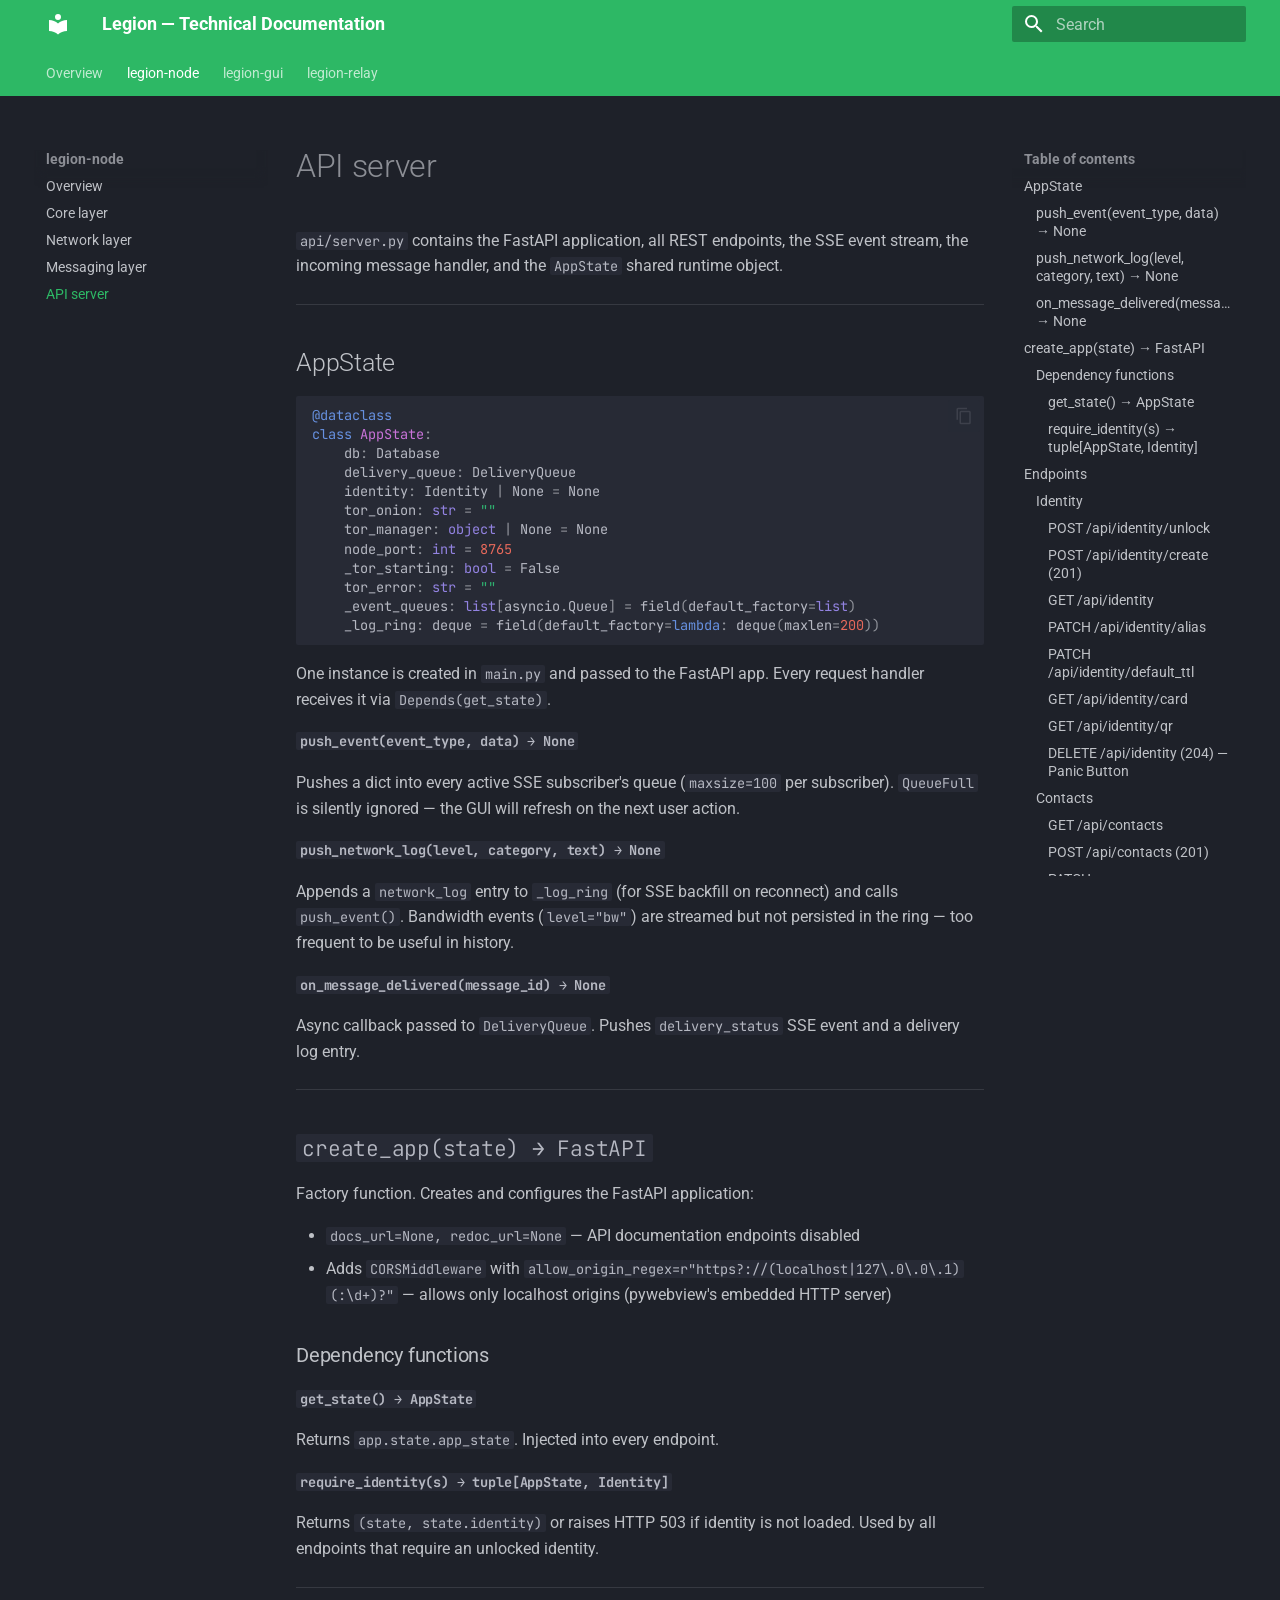
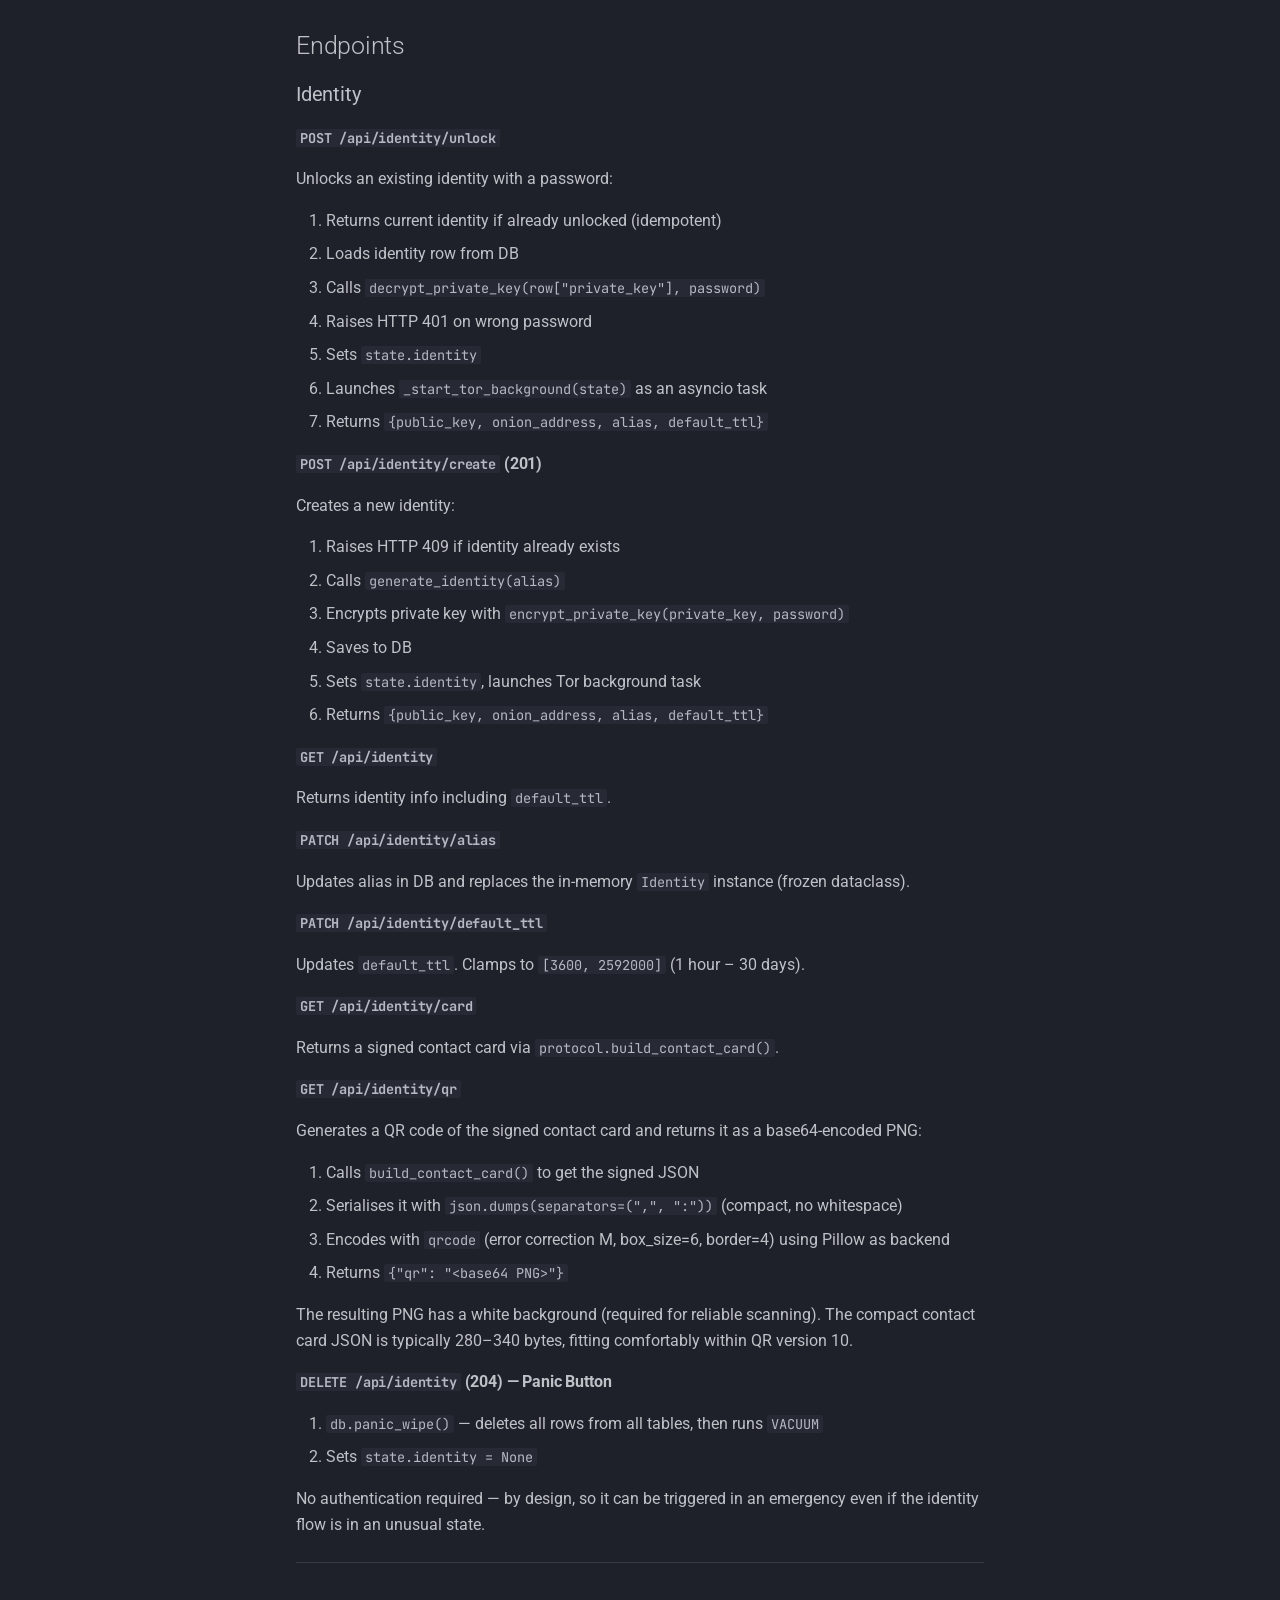
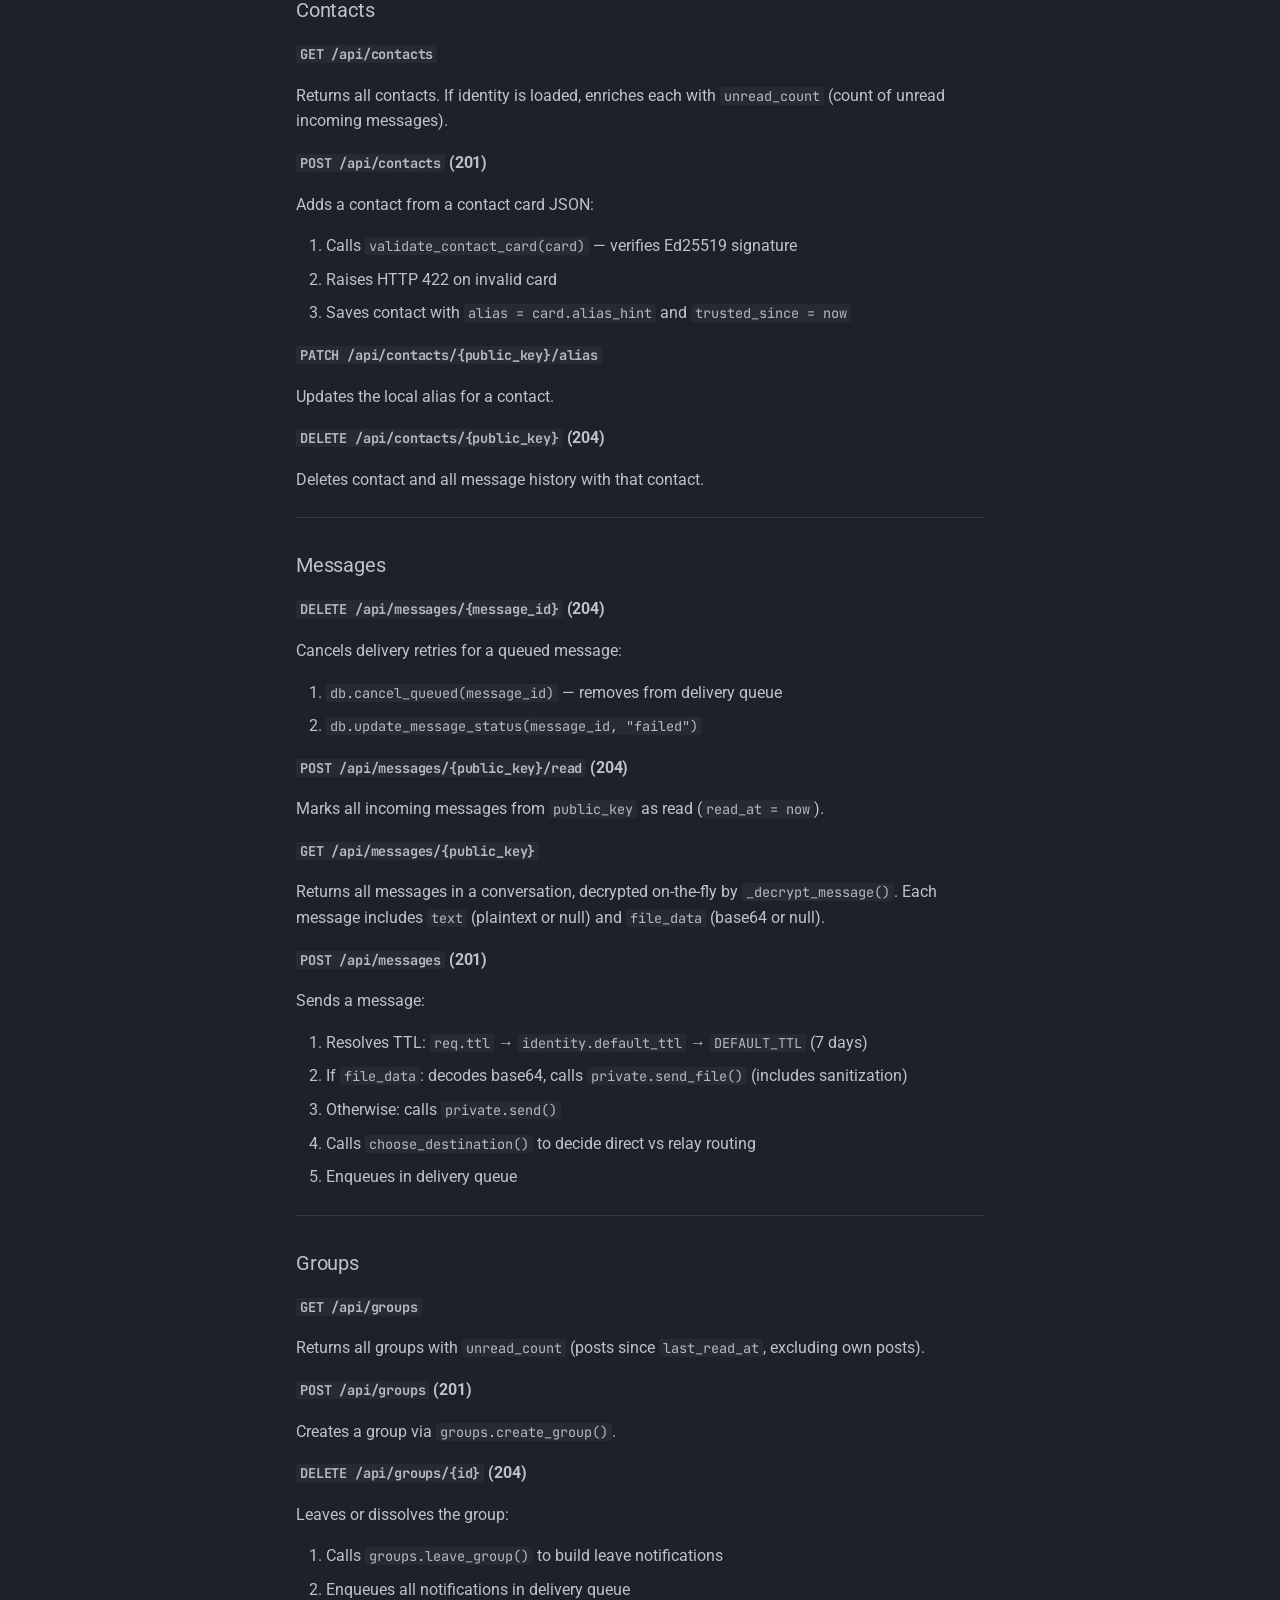
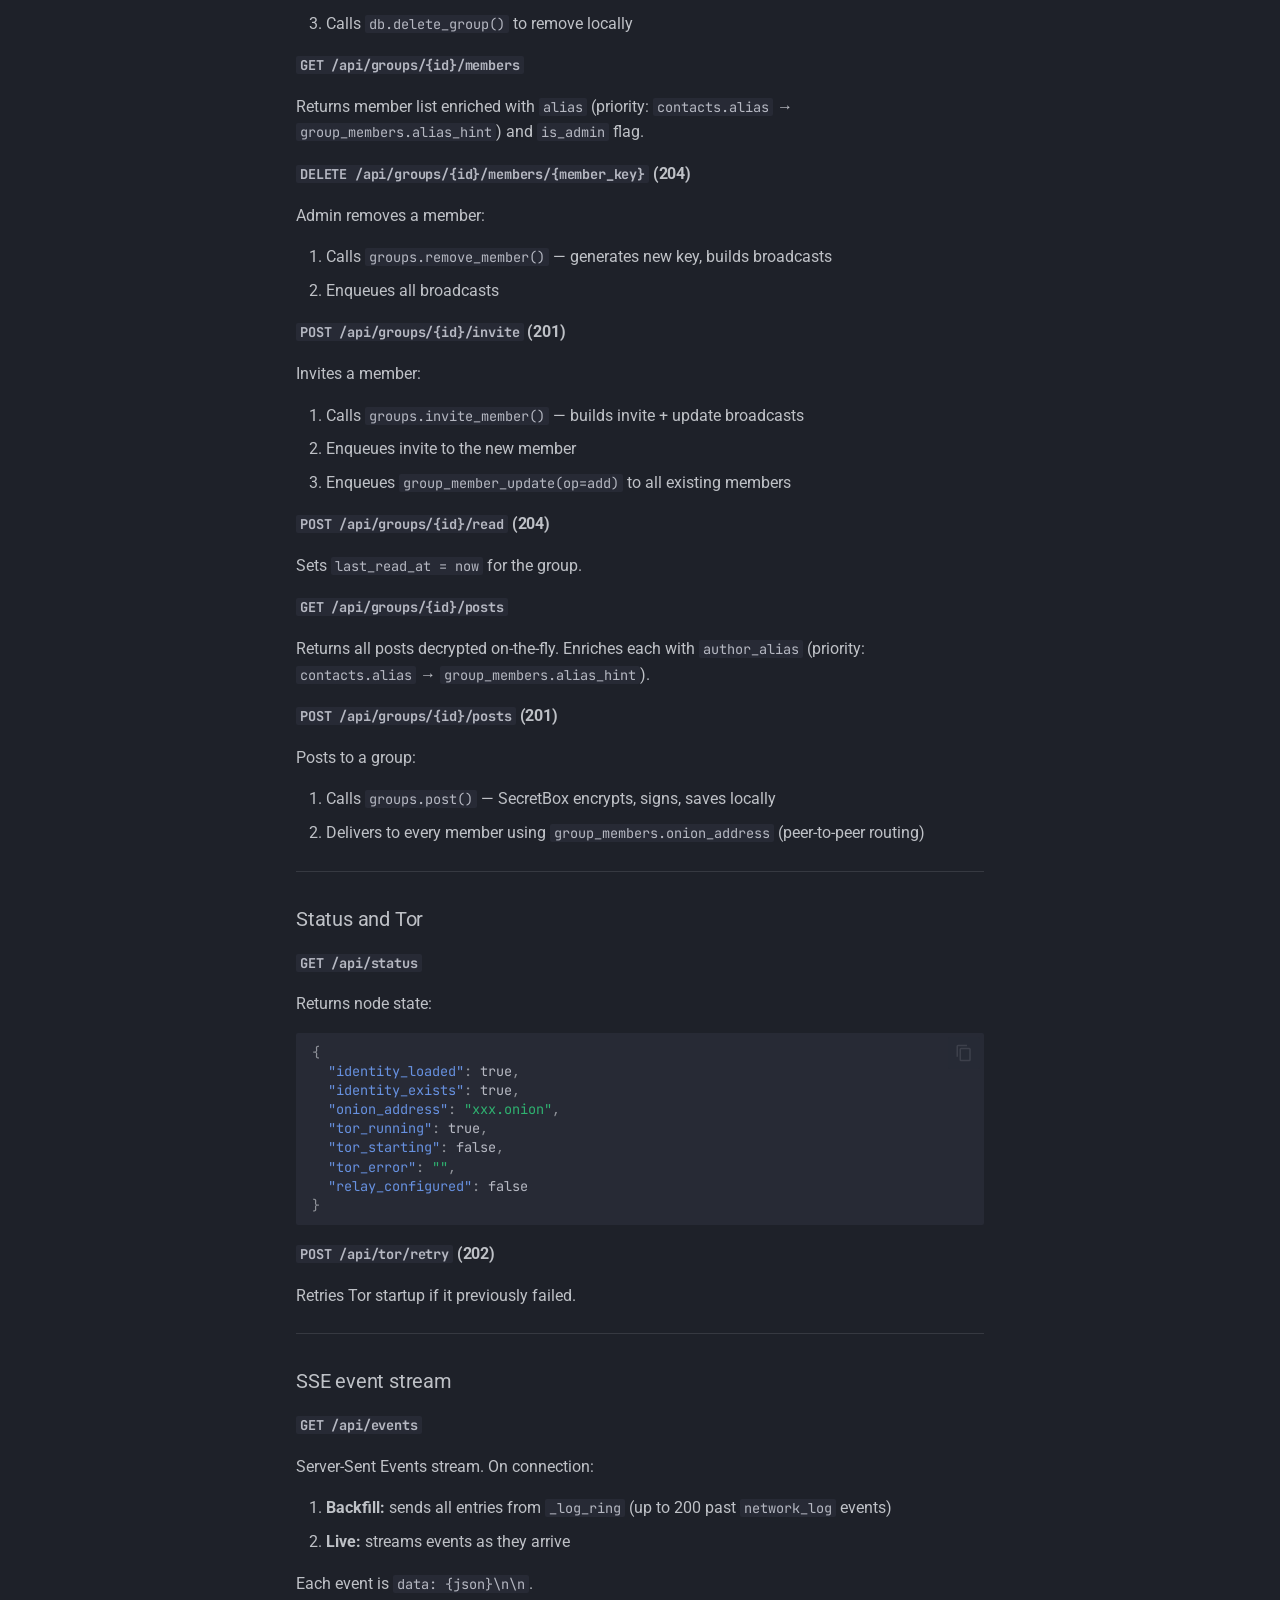
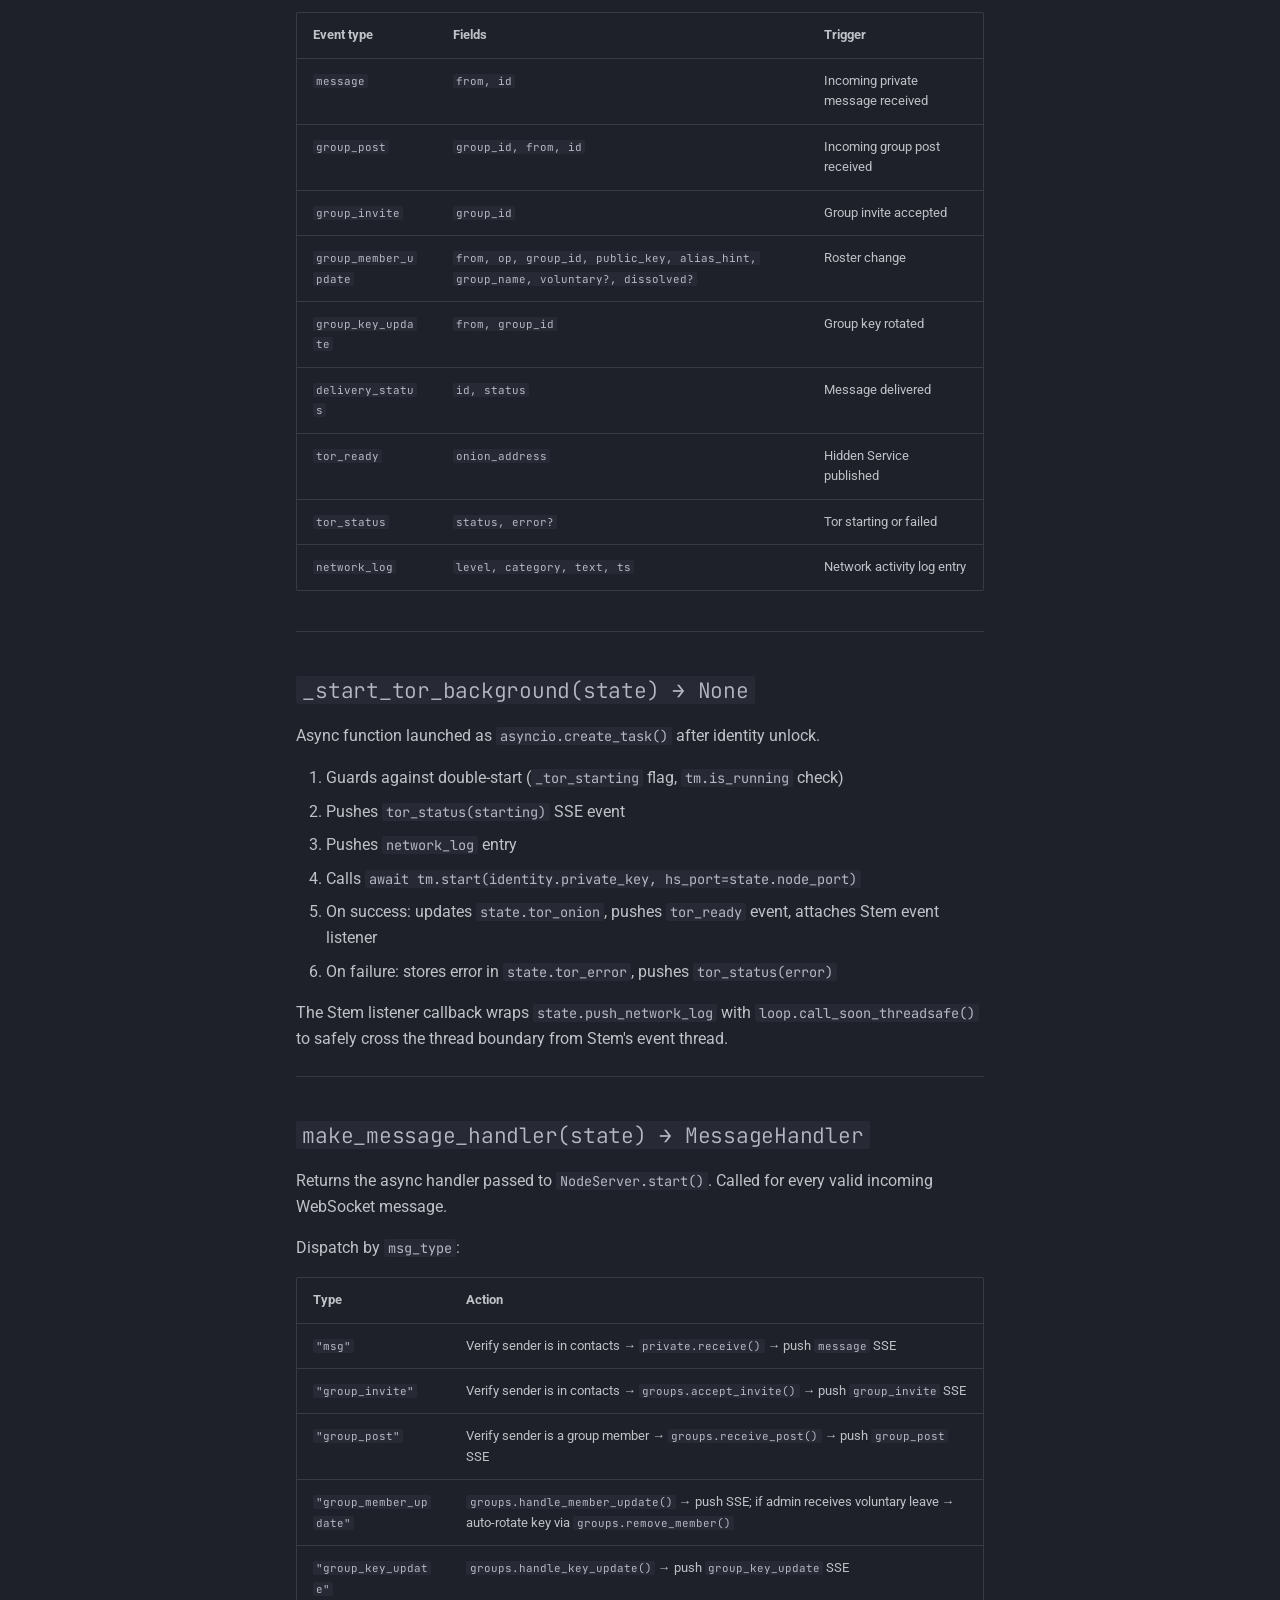
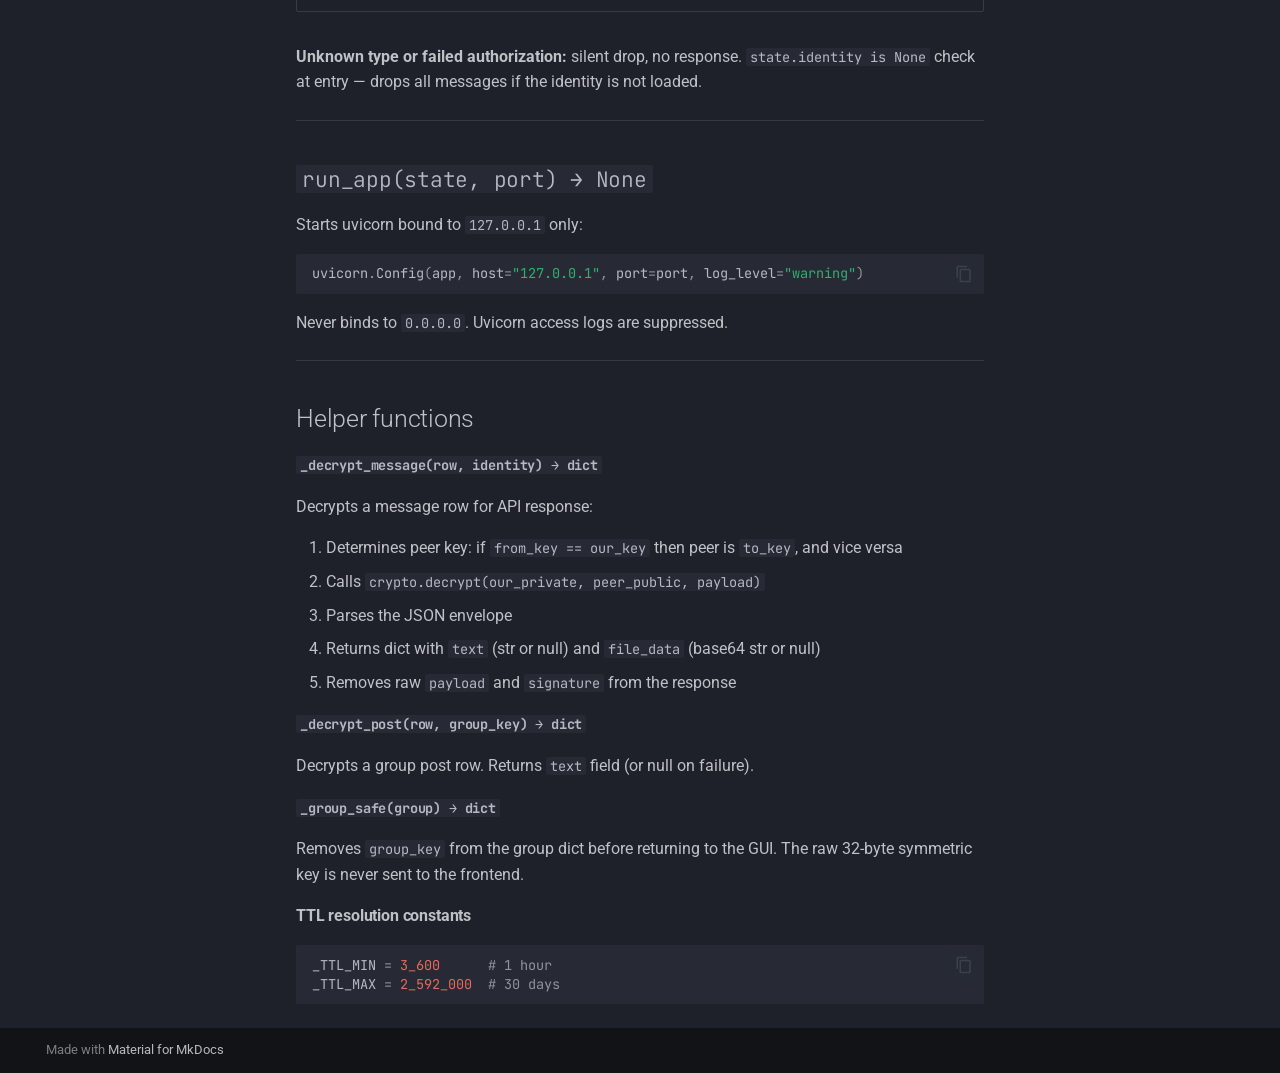
<file: site/node/api/index.html>
<!doctype html>
<html lang="en" class="no-js">
  <head>
    
      <meta charset="utf-8">
      <meta name="viewport" content="width=device-width,initial-scale=1">
      
        <meta name="description" content="Technical reference for the Legion decentralized messaging platform">
      
      
        <meta name="author" content="n3ur0-f4ll">
      
      
      
        <link rel="prev" href="../messaging/">
      
      
        <link rel="next" href="../../gui/overview/">
      
      
        
      
      
      <link rel="icon" href="../../assets/images/favicon.png">
      <meta name="generator" content="mkdocs-1.6.1, mkdocs-material-9.7.6">
    
    
      
        <title>API server - Legion — Technical Documentation</title>
      
    
    
      <link rel="stylesheet" href="../../assets/stylesheets/main.484c7ddc.min.css">
      
        
        <link rel="stylesheet" href="../../assets/stylesheets/palette.ab4e12ef.min.css">
      
      


    
    
      
    
    
      
        
        
        <link rel="preconnect" href="https://fonts.gstatic.com" crossorigin>
        <link rel="stylesheet" href="https://fonts.googleapis.com/css?family=Roboto:300,300i,400,400i,700,700i%7CJetBrains+Mono:400,400i,700,700i&display=fallback">
        <style>:root{--md-text-font:"Roboto";--md-code-font:"JetBrains Mono"}</style>
      
    
    
      <link rel="stylesheet" href="../../stylesheets/extra.css">
    
    <script>__md_scope=new URL("../..",location),__md_hash=e=>[...e].reduce(((e,_)=>(e<<5)-e+_.charCodeAt(0)),0),__md_get=(e,_=localStorage,t=__md_scope)=>JSON.parse(_.getItem(t.pathname+"."+e)),__md_set=(e,_,t=localStorage,a=__md_scope)=>{try{t.setItem(a.pathname+"."+e,JSON.stringify(_))}catch(e){}}</script>
    
      

    
    
  </head>
  
  
    
    
      
    
    
    
    
    <body dir="ltr" data-md-color-scheme="slate" data-md-color-primary="custom" data-md-color-accent="custom">
  
    
    <input class="md-toggle" data-md-toggle="drawer" type="checkbox" id="__drawer" autocomplete="off">
    <input class="md-toggle" data-md-toggle="search" type="checkbox" id="__search" autocomplete="off">
    <label class="md-overlay" for="__drawer"></label>
    <div data-md-component="skip">
      
        
        <a href="#api-server" class="md-skip">
          Skip to content
        </a>
      
    </div>
    <div data-md-component="announce">
      
    </div>
    
    
      

<header class="md-header" data-md-component="header">
  <nav class="md-header__inner md-grid" aria-label="Header">
    <a href="../.." title="Legion — Technical Documentation" class="md-header__button md-logo" aria-label="Legion — Technical Documentation" data-md-component="logo">
      
  
  <svg xmlns="http://www.w3.org/2000/svg" viewBox="0 0 24 24"><path d="M12 8a3 3 0 0 0 3-3 3 3 0 0 0-3-3 3 3 0 0 0-3 3 3 3 0 0 0 3 3m0 3.54C9.64 9.35 6.5 8 3 8v11c3.5 0 6.64 1.35 9 3.54 2.36-2.19 5.5-3.54 9-3.54V8c-3.5 0-6.64 1.35-9 3.54"/></svg>

    </a>
    <label class="md-header__button md-icon" for="__drawer">
      
      <svg xmlns="http://www.w3.org/2000/svg" viewBox="0 0 24 24"><path d="M3 6h18v2H3zm0 5h18v2H3zm0 5h18v2H3z"/></svg>
    </label>
    <div class="md-header__title" data-md-component="header-title">
      <div class="md-header__ellipsis">
        <div class="md-header__topic">
          <span class="md-ellipsis">
            Legion — Technical Documentation
          </span>
        </div>
        <div class="md-header__topic" data-md-component="header-topic">
          <span class="md-ellipsis">
            
              API server
            
          </span>
        </div>
      </div>
    </div>
    
      
        <form class="md-header__option" data-md-component="palette">
  
    
    
    
    <input class="md-option" data-md-color-media="" data-md-color-scheme="slate" data-md-color-primary="custom" data-md-color-accent="custom"  aria-hidden="true"  type="radio" name="__palette" id="__palette_0">
    
  
</form>
      
    
    
      <script>var palette=__md_get("__palette");if(palette&&palette.color){if("(prefers-color-scheme)"===palette.color.media){var media=matchMedia("(prefers-color-scheme: light)"),input=document.querySelector(media.matches?"[data-md-color-media='(prefers-color-scheme: light)']":"[data-md-color-media='(prefers-color-scheme: dark)']");palette.color.media=input.getAttribute("data-md-color-media"),palette.color.scheme=input.getAttribute("data-md-color-scheme"),palette.color.primary=input.getAttribute("data-md-color-primary"),palette.color.accent=input.getAttribute("data-md-color-accent")}for(var[key,value]of Object.entries(palette.color))document.body.setAttribute("data-md-color-"+key,value)}</script>
    
    
    
      
      
        <label class="md-header__button md-icon" for="__search">
          
          <svg xmlns="http://www.w3.org/2000/svg" viewBox="0 0 24 24"><path d="M9.5 3A6.5 6.5 0 0 1 16 9.5c0 1.61-.59 3.09-1.56 4.23l.27.27h.79l5 5-1.5 1.5-5-5v-.79l-.27-.27A6.52 6.52 0 0 1 9.5 16 6.5 6.5 0 0 1 3 9.5 6.5 6.5 0 0 1 9.5 3m0 2C7 5 5 7 5 9.5S7 14 9.5 14 14 12 14 9.5 12 5 9.5 5"/></svg>
        </label>
        <div class="md-search" data-md-component="search" role="dialog">
  <label class="md-search__overlay" for="__search"></label>
  <div class="md-search__inner" role="search">
    <form class="md-search__form" name="search">
      <input type="text" class="md-search__input" name="query" aria-label="Search" placeholder="Search" autocapitalize="off" autocorrect="off" autocomplete="off" spellcheck="false" data-md-component="search-query" required>
      <label class="md-search__icon md-icon" for="__search">
        
        <svg xmlns="http://www.w3.org/2000/svg" viewBox="0 0 24 24"><path d="M9.5 3A6.5 6.5 0 0 1 16 9.5c0 1.61-.59 3.09-1.56 4.23l.27.27h.79l5 5-1.5 1.5-5-5v-.79l-.27-.27A6.52 6.52 0 0 1 9.5 16 6.5 6.5 0 0 1 3 9.5 6.5 6.5 0 0 1 9.5 3m0 2C7 5 5 7 5 9.5S7 14 9.5 14 14 12 14 9.5 12 5 9.5 5"/></svg>
        
        <svg xmlns="http://www.w3.org/2000/svg" viewBox="0 0 24 24"><path d="M20 11v2H8l5.5 5.5-1.42 1.42L4.16 12l7.92-7.92L13.5 5.5 8 11z"/></svg>
      </label>
      <nav class="md-search__options" aria-label="Search">
        
          <a href="javascript:void(0)" class="md-search__icon md-icon" title="Share" aria-label="Share" data-clipboard data-clipboard-text="" data-md-component="search-share" tabindex="-1">
            
            <svg xmlns="http://www.w3.org/2000/svg" viewBox="0 0 24 24"><path d="M18 16.08c-.76 0-1.44.3-1.96.77L8.91 12.7c.05-.23.09-.46.09-.7s-.04-.47-.09-.7l7.05-4.11c.54.5 1.25.81 2.04.81a3 3 0 0 0 3-3 3 3 0 0 0-3-3 3 3 0 0 0-3 3c0 .24.04.47.09.7L8.04 9.81C7.5 9.31 6.79 9 6 9a3 3 0 0 0-3 3 3 3 0 0 0 3 3c.79 0 1.5-.31 2.04-.81l7.12 4.15c-.05.21-.08.43-.08.66 0 1.61 1.31 2.91 2.92 2.91s2.92-1.3 2.92-2.91A2.92 2.92 0 0 0 18 16.08"/></svg>
          </a>
        
        <button type="reset" class="md-search__icon md-icon" title="Clear" aria-label="Clear" tabindex="-1">
          
          <svg xmlns="http://www.w3.org/2000/svg" viewBox="0 0 24 24"><path d="M19 6.41 17.59 5 12 10.59 6.41 5 5 6.41 10.59 12 5 17.59 6.41 19 12 13.41 17.59 19 19 17.59 13.41 12z"/></svg>
        </button>
      </nav>
      
    </form>
    <div class="md-search__output">
      <div class="md-search__scrollwrap" tabindex="0" data-md-scrollfix>
        <div class="md-search-result" data-md-component="search-result">
          <div class="md-search-result__meta">
            Initializing search
          </div>
          <ol class="md-search-result__list" role="presentation"></ol>
        </div>
      </div>
    </div>
  </div>
</div>
      
    
    
  </nav>
  
</header>
    
    <div class="md-container" data-md-component="container">
      
      
        
          
            
<nav class="md-tabs" aria-label="Tabs" data-md-component="tabs">
  <div class="md-grid">
    <ul class="md-tabs__list">
      
        
  
  
  
  
    <li class="md-tabs__item">
      <a href="../.." class="md-tabs__link">
        
  
  
    
  
  Overview

      </a>
    </li>
  

      
        
  
  
  
    
  
  
    
    
      <li class="md-tabs__item md-tabs__item--active">
        <a href="../overview/" class="md-tabs__link">
          
  
  
  legion-node

        </a>
      </li>
    
  

      
        
  
  
  
  
    
    
      <li class="md-tabs__item">
        <a href="../../gui/overview/" class="md-tabs__link">
          
  
  
  legion-gui

        </a>
      </li>
    
  

      
        
  
  
  
  
    
    
      <li class="md-tabs__item">
        <a href="../../relay/overview/" class="md-tabs__link">
          
  
  
  legion-relay

        </a>
      </li>
    
  

      
    </ul>
  </div>
</nav>
          
        
      
      <main class="md-main" data-md-component="main">
        <div class="md-main__inner md-grid">
          
            
              
              <div class="md-sidebar md-sidebar--primary" data-md-component="sidebar" data-md-type="navigation" >
                <div class="md-sidebar__scrollwrap">
                  <div class="md-sidebar__inner">
                    


  


<nav class="md-nav md-nav--primary md-nav--lifted" aria-label="Navigation" data-md-level="0">
  <label class="md-nav__title" for="__drawer">
    <a href="../.." title="Legion — Technical Documentation" class="md-nav__button md-logo" aria-label="Legion — Technical Documentation" data-md-component="logo">
      
  
  <svg xmlns="http://www.w3.org/2000/svg" viewBox="0 0 24 24"><path d="M12 8a3 3 0 0 0 3-3 3 3 0 0 0-3-3 3 3 0 0 0-3 3 3 3 0 0 0 3 3m0 3.54C9.64 9.35 6.5 8 3 8v11c3.5 0 6.64 1.35 9 3.54 2.36-2.19 5.5-3.54 9-3.54V8c-3.5 0-6.64 1.35-9 3.54"/></svg>

    </a>
    Legion — Technical Documentation
  </label>
  
  <ul class="md-nav__list" data-md-scrollfix>
    
      
      
  
  
  
  
    <li class="md-nav__item">
      <a href="../.." class="md-nav__link">
        
  
  
  <span class="md-ellipsis">
    
  
    Overview
  

    
  </span>
  
  

      </a>
    </li>
  

    
      
      
  
  
    
  
  
  
    
    
    
    
      
        
        
      
      
        
      
    
    
    <li class="md-nav__item md-nav__item--active md-nav__item--section md-nav__item--nested">
      
        
        
        <input class="md-nav__toggle md-toggle " type="checkbox" id="__nav_2" checked>
        
          
          <label class="md-nav__link" for="__nav_2" id="__nav_2_label" tabindex="">
            
  
  
  <span class="md-ellipsis">
    
  
    legion-node
  

    
  </span>
  
  

            <span class="md-nav__icon md-icon"></span>
          </label>
        
        <nav class="md-nav" data-md-level="1" aria-labelledby="__nav_2_label" aria-expanded="true">
          <label class="md-nav__title" for="__nav_2">
            <span class="md-nav__icon md-icon"></span>
            
  
    legion-node
  

          </label>
          <ul class="md-nav__list" data-md-scrollfix>
            
              
                
  
  
  
  
    <li class="md-nav__item">
      <a href="../overview/" class="md-nav__link">
        
  
  
  <span class="md-ellipsis">
    
  
    Overview
  

    
  </span>
  
  

      </a>
    </li>
  

              
            
              
                
  
  
  
  
    <li class="md-nav__item">
      <a href="../core/" class="md-nav__link">
        
  
  
  <span class="md-ellipsis">
    
  
    Core layer
  

    
  </span>
  
  

      </a>
    </li>
  

              
            
              
                
  
  
  
  
    <li class="md-nav__item">
      <a href="../network/" class="md-nav__link">
        
  
  
  <span class="md-ellipsis">
    
  
    Network layer
  

    
  </span>
  
  

      </a>
    </li>
  

              
            
              
                
  
  
  
  
    <li class="md-nav__item">
      <a href="../messaging/" class="md-nav__link">
        
  
  
  <span class="md-ellipsis">
    
  
    Messaging layer
  

    
  </span>
  
  

      </a>
    </li>
  

              
            
              
                
  
  
    
  
  
  
    <li class="md-nav__item md-nav__item--active">
      
      <input class="md-nav__toggle md-toggle" type="checkbox" id="__toc">
      
      
        
      
      
        <label class="md-nav__link md-nav__link--active" for="__toc">
          
  
  
  <span class="md-ellipsis">
    
  
    API server
  

    
  </span>
  
  

          <span class="md-nav__icon md-icon"></span>
        </label>
      
      <a href="./" class="md-nav__link md-nav__link--active">
        
  
  
  <span class="md-ellipsis">
    
  
    API server
  

    
  </span>
  
  

      </a>
      
        

<nav class="md-nav md-nav--secondary" aria-label="Table of contents">
  
  
  
    
  
  
    <label class="md-nav__title" for="__toc">
      <span class="md-nav__icon md-icon"></span>
      Table of contents
    </label>
    <ul class="md-nav__list" data-md-component="toc" data-md-scrollfix>
      
        <li class="md-nav__item">
  <a href="#appstate" class="md-nav__link">
    <span class="md-ellipsis">
      
        AppState
      
    </span>
  </a>
  
    <nav class="md-nav" aria-label="AppState">
      <ul class="md-nav__list">
        
          <li class="md-nav__item">
  <a href="#push_eventevent_type-data-none" class="md-nav__link">
    <span class="md-ellipsis">
      
        push_event(event_type, data) → None
      
    </span>
  </a>
  
</li>
        
          <li class="md-nav__item">
  <a href="#push_network_loglevel-category-text-none" class="md-nav__link">
    <span class="md-ellipsis">
      
        push_network_log(level, category, text) → None
      
    </span>
  </a>
  
</li>
        
          <li class="md-nav__item">
  <a href="#on_message_deliveredmessage_id-none" class="md-nav__link">
    <span class="md-ellipsis">
      
        on_message_delivered(message_id) → None
      
    </span>
  </a>
  
</li>
        
      </ul>
    </nav>
  
</li>
      
        <li class="md-nav__item">
  <a href="#create_appstate-fastapi" class="md-nav__link">
    <span class="md-ellipsis">
      
        create_app(state) → FastAPI
      
    </span>
  </a>
  
    <nav class="md-nav" aria-label="create_app(state) → FastAPI">
      <ul class="md-nav__list">
        
          <li class="md-nav__item">
  <a href="#dependency-functions" class="md-nav__link">
    <span class="md-ellipsis">
      
        Dependency functions
      
    </span>
  </a>
  
    <nav class="md-nav" aria-label="Dependency functions">
      <ul class="md-nav__list">
        
          <li class="md-nav__item">
  <a href="#get_state-appstate" class="md-nav__link">
    <span class="md-ellipsis">
      
        get_state() → AppState
      
    </span>
  </a>
  
</li>
        
          <li class="md-nav__item">
  <a href="#require_identitys-tupleappstate-identity" class="md-nav__link">
    <span class="md-ellipsis">
      
        require_identity(s) → tuple[AppState, Identity]
      
    </span>
  </a>
  
</li>
        
      </ul>
    </nav>
  
</li>
        
      </ul>
    </nav>
  
</li>
      
        <li class="md-nav__item">
  <a href="#endpoints" class="md-nav__link">
    <span class="md-ellipsis">
      
        Endpoints
      
    </span>
  </a>
  
    <nav class="md-nav" aria-label="Endpoints">
      <ul class="md-nav__list">
        
          <li class="md-nav__item">
  <a href="#identity" class="md-nav__link">
    <span class="md-ellipsis">
      
        Identity
      
    </span>
  </a>
  
    <nav class="md-nav" aria-label="Identity">
      <ul class="md-nav__list">
        
          <li class="md-nav__item">
  <a href="#post-apiidentityunlock" class="md-nav__link">
    <span class="md-ellipsis">
      
        POST /api/identity/unlock
      
    </span>
  </a>
  
</li>
        
          <li class="md-nav__item">
  <a href="#post-apiidentitycreate-201" class="md-nav__link">
    <span class="md-ellipsis">
      
        POST /api/identity/create (201)
      
    </span>
  </a>
  
</li>
        
          <li class="md-nav__item">
  <a href="#get-apiidentity" class="md-nav__link">
    <span class="md-ellipsis">
      
        GET /api/identity
      
    </span>
  </a>
  
</li>
        
          <li class="md-nav__item">
  <a href="#patch-apiidentityalias" class="md-nav__link">
    <span class="md-ellipsis">
      
        PATCH /api/identity/alias
      
    </span>
  </a>
  
</li>
        
          <li class="md-nav__item">
  <a href="#patch-apiidentitydefault_ttl" class="md-nav__link">
    <span class="md-ellipsis">
      
        PATCH /api/identity/default_ttl
      
    </span>
  </a>
  
</li>
        
          <li class="md-nav__item">
  <a href="#get-apiidentitycard" class="md-nav__link">
    <span class="md-ellipsis">
      
        GET /api/identity/card
      
    </span>
  </a>
  
</li>
        
          <li class="md-nav__item">
  <a href="#get-apiidentityqr" class="md-nav__link">
    <span class="md-ellipsis">
      
        GET /api/identity/qr
      
    </span>
  </a>
  
</li>
        
          <li class="md-nav__item">
  <a href="#delete-apiidentity-204-panic-button" class="md-nav__link">
    <span class="md-ellipsis">
      
        DELETE /api/identity (204) — Panic Button
      
    </span>
  </a>
  
</li>
        
      </ul>
    </nav>
  
</li>
        
          <li class="md-nav__item">
  <a href="#contacts" class="md-nav__link">
    <span class="md-ellipsis">
      
        Contacts
      
    </span>
  </a>
  
    <nav class="md-nav" aria-label="Contacts">
      <ul class="md-nav__list">
        
          <li class="md-nav__item">
  <a href="#get-apicontacts" class="md-nav__link">
    <span class="md-ellipsis">
      
        GET /api/contacts
      
    </span>
  </a>
  
</li>
        
          <li class="md-nav__item">
  <a href="#post-apicontacts-201" class="md-nav__link">
    <span class="md-ellipsis">
      
        POST /api/contacts (201)
      
    </span>
  </a>
  
</li>
        
          <li class="md-nav__item">
  <a href="#patch-apicontactspublic_keyalias" class="md-nav__link">
    <span class="md-ellipsis">
      
        PATCH /api/contacts/{public_key}/alias
      
    </span>
  </a>
  
</li>
        
          <li class="md-nav__item">
  <a href="#delete-apicontactspublic_key-204" class="md-nav__link">
    <span class="md-ellipsis">
      
        DELETE /api/contacts/{public_key} (204)
      
    </span>
  </a>
  
</li>
        
      </ul>
    </nav>
  
</li>
        
          <li class="md-nav__item">
  <a href="#messages" class="md-nav__link">
    <span class="md-ellipsis">
      
        Messages
      
    </span>
  </a>
  
    <nav class="md-nav" aria-label="Messages">
      <ul class="md-nav__list">
        
          <li class="md-nav__item">
  <a href="#delete-apimessagesmessage_id-204" class="md-nav__link">
    <span class="md-ellipsis">
      
        DELETE /api/messages/{message_id} (204)
      
    </span>
  </a>
  
</li>
        
          <li class="md-nav__item">
  <a href="#post-apimessagespublic_keyread-204" class="md-nav__link">
    <span class="md-ellipsis">
      
        POST /api/messages/{public_key}/read (204)
      
    </span>
  </a>
  
</li>
        
          <li class="md-nav__item">
  <a href="#get-apimessagespublic_key" class="md-nav__link">
    <span class="md-ellipsis">
      
        GET /api/messages/{public_key}
      
    </span>
  </a>
  
</li>
        
          <li class="md-nav__item">
  <a href="#post-apimessages-201" class="md-nav__link">
    <span class="md-ellipsis">
      
        POST /api/messages (201)
      
    </span>
  </a>
  
</li>
        
      </ul>
    </nav>
  
</li>
        
          <li class="md-nav__item">
  <a href="#groups" class="md-nav__link">
    <span class="md-ellipsis">
      
        Groups
      
    </span>
  </a>
  
    <nav class="md-nav" aria-label="Groups">
      <ul class="md-nav__list">
        
          <li class="md-nav__item">
  <a href="#get-apigroups" class="md-nav__link">
    <span class="md-ellipsis">
      
        GET /api/groups
      
    </span>
  </a>
  
</li>
        
          <li class="md-nav__item">
  <a href="#post-apigroups-201" class="md-nav__link">
    <span class="md-ellipsis">
      
        POST /api/groups (201)
      
    </span>
  </a>
  
</li>
        
          <li class="md-nav__item">
  <a href="#delete-apigroupsid-204" class="md-nav__link">
    <span class="md-ellipsis">
      
        DELETE /api/groups/{id} (204)
      
    </span>
  </a>
  
</li>
        
          <li class="md-nav__item">
  <a href="#get-apigroupsidmembers" class="md-nav__link">
    <span class="md-ellipsis">
      
        GET /api/groups/{id}/members
      
    </span>
  </a>
  
</li>
        
          <li class="md-nav__item">
  <a href="#delete-apigroupsidmembersmember_key-204" class="md-nav__link">
    <span class="md-ellipsis">
      
        DELETE /api/groups/{id}/members/{member_key} (204)
      
    </span>
  </a>
  
</li>
        
          <li class="md-nav__item">
  <a href="#post-apigroupsidinvite-201" class="md-nav__link">
    <span class="md-ellipsis">
      
        POST /api/groups/{id}/invite (201)
      
    </span>
  </a>
  
</li>
        
          <li class="md-nav__item">
  <a href="#post-apigroupsidread-204" class="md-nav__link">
    <span class="md-ellipsis">
      
        POST /api/groups/{id}/read (204)
      
    </span>
  </a>
  
</li>
        
          <li class="md-nav__item">
  <a href="#get-apigroupsidposts" class="md-nav__link">
    <span class="md-ellipsis">
      
        GET /api/groups/{id}/posts
      
    </span>
  </a>
  
</li>
        
          <li class="md-nav__item">
  <a href="#post-apigroupsidposts-201" class="md-nav__link">
    <span class="md-ellipsis">
      
        POST /api/groups/{id}/posts (201)
      
    </span>
  </a>
  
</li>
        
      </ul>
    </nav>
  
</li>
        
          <li class="md-nav__item">
  <a href="#status-and-tor" class="md-nav__link">
    <span class="md-ellipsis">
      
        Status and Tor
      
    </span>
  </a>
  
    <nav class="md-nav" aria-label="Status and Tor">
      <ul class="md-nav__list">
        
          <li class="md-nav__item">
  <a href="#get-apistatus" class="md-nav__link">
    <span class="md-ellipsis">
      
        GET /api/status
      
    </span>
  </a>
  
</li>
        
          <li class="md-nav__item">
  <a href="#post-apitorretry-202" class="md-nav__link">
    <span class="md-ellipsis">
      
        POST /api/tor/retry (202)
      
    </span>
  </a>
  
</li>
        
      </ul>
    </nav>
  
</li>
        
          <li class="md-nav__item">
  <a href="#sse-event-stream" class="md-nav__link">
    <span class="md-ellipsis">
      
        SSE event stream
      
    </span>
  </a>
  
    <nav class="md-nav" aria-label="SSE event stream">
      <ul class="md-nav__list">
        
          <li class="md-nav__item">
  <a href="#get-apievents" class="md-nav__link">
    <span class="md-ellipsis">
      
        GET /api/events
      
    </span>
  </a>
  
</li>
        
      </ul>
    </nav>
  
</li>
        
      </ul>
    </nav>
  
</li>
      
        <li class="md-nav__item">
  <a href="#_start_tor_backgroundstate-none" class="md-nav__link">
    <span class="md-ellipsis">
      
        _start_tor_background(state) → None
      
    </span>
  </a>
  
</li>
      
        <li class="md-nav__item">
  <a href="#make_message_handlerstate-messagehandler" class="md-nav__link">
    <span class="md-ellipsis">
      
        make_message_handler(state) → MessageHandler
      
    </span>
  </a>
  
</li>
      
        <li class="md-nav__item">
  <a href="#run_appstate-port-none" class="md-nav__link">
    <span class="md-ellipsis">
      
        run_app(state, port) → None
      
    </span>
  </a>
  
</li>
      
        <li class="md-nav__item">
  <a href="#helper-functions" class="md-nav__link">
    <span class="md-ellipsis">
      
        Helper functions
      
    </span>
  </a>
  
    <nav class="md-nav" aria-label="Helper functions">
      <ul class="md-nav__list">
        
          <li class="md-nav__item">
  <a href="#_decrypt_messagerow-identity-dict" class="md-nav__link">
    <span class="md-ellipsis">
      
        _decrypt_message(row, identity) → dict
      
    </span>
  </a>
  
</li>
        
          <li class="md-nav__item">
  <a href="#_decrypt_postrow-group_key-dict" class="md-nav__link">
    <span class="md-ellipsis">
      
        _decrypt_post(row, group_key) → dict
      
    </span>
  </a>
  
</li>
        
          <li class="md-nav__item">
  <a href="#_group_safegroup-dict" class="md-nav__link">
    <span class="md-ellipsis">
      
        _group_safe(group) → dict
      
    </span>
  </a>
  
</li>
        
          <li class="md-nav__item">
  <a href="#ttl-resolution-constants" class="md-nav__link">
    <span class="md-ellipsis">
      
        TTL resolution constants
      
    </span>
  </a>
  
</li>
        
      </ul>
    </nav>
  
</li>
      
    </ul>
  
</nav>
      
    </li>
  

              
            
          </ul>
        </nav>
      
    </li>
  

    
      
      
  
  
  
  
    
    
    
    
      
      
        
      
    
    
    <li class="md-nav__item md-nav__item--nested">
      
        
        
          
        
        <input class="md-nav__toggle md-toggle md-toggle--indeterminate" type="checkbox" id="__nav_3" >
        
          
          <label class="md-nav__link" for="__nav_3" id="__nav_3_label" tabindex="0">
            
  
  
  <span class="md-ellipsis">
    
  
    legion-gui
  

    
  </span>
  
  

            <span class="md-nav__icon md-icon"></span>
          </label>
        
        <nav class="md-nav" data-md-level="1" aria-labelledby="__nav_3_label" aria-expanded="false">
          <label class="md-nav__title" for="__nav_3">
            <span class="md-nav__icon md-icon"></span>
            
  
    legion-gui
  

          </label>
          <ul class="md-nav__list" data-md-scrollfix>
            
              
                
  
  
  
  
    <li class="md-nav__item">
      <a href="../../gui/overview/" class="md-nav__link">
        
  
  
  <span class="md-ellipsis">
    
  
    Overview
  

    
  </span>
  
  

      </a>
    </li>
  

              
            
          </ul>
        </nav>
      
    </li>
  

    
      
      
  
  
  
  
    
    
    
    
      
      
        
      
    
    
    <li class="md-nav__item md-nav__item--nested">
      
        
        
          
        
        <input class="md-nav__toggle md-toggle md-toggle--indeterminate" type="checkbox" id="__nav_4" >
        
          
          <label class="md-nav__link" for="__nav_4" id="__nav_4_label" tabindex="0">
            
  
  
  <span class="md-ellipsis">
    
  
    legion-relay
  

    
  </span>
  
  

            <span class="md-nav__icon md-icon"></span>
          </label>
        
        <nav class="md-nav" data-md-level="1" aria-labelledby="__nav_4_label" aria-expanded="false">
          <label class="md-nav__title" for="__nav_4">
            <span class="md-nav__icon md-icon"></span>
            
  
    legion-relay
  

          </label>
          <ul class="md-nav__list" data-md-scrollfix>
            
              
                
  
  
  
  
    <li class="md-nav__item">
      <a href="../../relay/overview/" class="md-nav__link">
        
  
  
  <span class="md-ellipsis">
    
  
    Overview
  

    
  </span>
  
  

      </a>
    </li>
  

              
            
          </ul>
        </nav>
      
    </li>
  

    
  </ul>
</nav>
                  </div>
                </div>
              </div>
            
            
              
              <div class="md-sidebar md-sidebar--secondary" data-md-component="sidebar" data-md-type="toc" >
                <div class="md-sidebar__scrollwrap">
                  <div class="md-sidebar__inner">
                    

<nav class="md-nav md-nav--secondary" aria-label="Table of contents">
  
  
  
    
  
  
    <label class="md-nav__title" for="__toc">
      <span class="md-nav__icon md-icon"></span>
      Table of contents
    </label>
    <ul class="md-nav__list" data-md-component="toc" data-md-scrollfix>
      
        <li class="md-nav__item">
  <a href="#appstate" class="md-nav__link">
    <span class="md-ellipsis">
      
        AppState
      
    </span>
  </a>
  
    <nav class="md-nav" aria-label="AppState">
      <ul class="md-nav__list">
        
          <li class="md-nav__item">
  <a href="#push_eventevent_type-data-none" class="md-nav__link">
    <span class="md-ellipsis">
      
        push_event(event_type, data) → None
      
    </span>
  </a>
  
</li>
        
          <li class="md-nav__item">
  <a href="#push_network_loglevel-category-text-none" class="md-nav__link">
    <span class="md-ellipsis">
      
        push_network_log(level, category, text) → None
      
    </span>
  </a>
  
</li>
        
          <li class="md-nav__item">
  <a href="#on_message_deliveredmessage_id-none" class="md-nav__link">
    <span class="md-ellipsis">
      
        on_message_delivered(message_id) → None
      
    </span>
  </a>
  
</li>
        
      </ul>
    </nav>
  
</li>
      
        <li class="md-nav__item">
  <a href="#create_appstate-fastapi" class="md-nav__link">
    <span class="md-ellipsis">
      
        create_app(state) → FastAPI
      
    </span>
  </a>
  
    <nav class="md-nav" aria-label="create_app(state) → FastAPI">
      <ul class="md-nav__list">
        
          <li class="md-nav__item">
  <a href="#dependency-functions" class="md-nav__link">
    <span class="md-ellipsis">
      
        Dependency functions
      
    </span>
  </a>
  
    <nav class="md-nav" aria-label="Dependency functions">
      <ul class="md-nav__list">
        
          <li class="md-nav__item">
  <a href="#get_state-appstate" class="md-nav__link">
    <span class="md-ellipsis">
      
        get_state() → AppState
      
    </span>
  </a>
  
</li>
        
          <li class="md-nav__item">
  <a href="#require_identitys-tupleappstate-identity" class="md-nav__link">
    <span class="md-ellipsis">
      
        require_identity(s) → tuple[AppState, Identity]
      
    </span>
  </a>
  
</li>
        
      </ul>
    </nav>
  
</li>
        
      </ul>
    </nav>
  
</li>
      
        <li class="md-nav__item">
  <a href="#endpoints" class="md-nav__link">
    <span class="md-ellipsis">
      
        Endpoints
      
    </span>
  </a>
  
    <nav class="md-nav" aria-label="Endpoints">
      <ul class="md-nav__list">
        
          <li class="md-nav__item">
  <a href="#identity" class="md-nav__link">
    <span class="md-ellipsis">
      
        Identity
      
    </span>
  </a>
  
    <nav class="md-nav" aria-label="Identity">
      <ul class="md-nav__list">
        
          <li class="md-nav__item">
  <a href="#post-apiidentityunlock" class="md-nav__link">
    <span class="md-ellipsis">
      
        POST /api/identity/unlock
      
    </span>
  </a>
  
</li>
        
          <li class="md-nav__item">
  <a href="#post-apiidentitycreate-201" class="md-nav__link">
    <span class="md-ellipsis">
      
        POST /api/identity/create (201)
      
    </span>
  </a>
  
</li>
        
          <li class="md-nav__item">
  <a href="#get-apiidentity" class="md-nav__link">
    <span class="md-ellipsis">
      
        GET /api/identity
      
    </span>
  </a>
  
</li>
        
          <li class="md-nav__item">
  <a href="#patch-apiidentityalias" class="md-nav__link">
    <span class="md-ellipsis">
      
        PATCH /api/identity/alias
      
    </span>
  </a>
  
</li>
        
          <li class="md-nav__item">
  <a href="#patch-apiidentitydefault_ttl" class="md-nav__link">
    <span class="md-ellipsis">
      
        PATCH /api/identity/default_ttl
      
    </span>
  </a>
  
</li>
        
          <li class="md-nav__item">
  <a href="#get-apiidentitycard" class="md-nav__link">
    <span class="md-ellipsis">
      
        GET /api/identity/card
      
    </span>
  </a>
  
</li>
        
          <li class="md-nav__item">
  <a href="#get-apiidentityqr" class="md-nav__link">
    <span class="md-ellipsis">
      
        GET /api/identity/qr
      
    </span>
  </a>
  
</li>
        
          <li class="md-nav__item">
  <a href="#delete-apiidentity-204-panic-button" class="md-nav__link">
    <span class="md-ellipsis">
      
        DELETE /api/identity (204) — Panic Button
      
    </span>
  </a>
  
</li>
        
      </ul>
    </nav>
  
</li>
        
          <li class="md-nav__item">
  <a href="#contacts" class="md-nav__link">
    <span class="md-ellipsis">
      
        Contacts
      
    </span>
  </a>
  
    <nav class="md-nav" aria-label="Contacts">
      <ul class="md-nav__list">
        
          <li class="md-nav__item">
  <a href="#get-apicontacts" class="md-nav__link">
    <span class="md-ellipsis">
      
        GET /api/contacts
      
    </span>
  </a>
  
</li>
        
          <li class="md-nav__item">
  <a href="#post-apicontacts-201" class="md-nav__link">
    <span class="md-ellipsis">
      
        POST /api/contacts (201)
      
    </span>
  </a>
  
</li>
        
          <li class="md-nav__item">
  <a href="#patch-apicontactspublic_keyalias" class="md-nav__link">
    <span class="md-ellipsis">
      
        PATCH /api/contacts/{public_key}/alias
      
    </span>
  </a>
  
</li>
        
          <li class="md-nav__item">
  <a href="#delete-apicontactspublic_key-204" class="md-nav__link">
    <span class="md-ellipsis">
      
        DELETE /api/contacts/{public_key} (204)
      
    </span>
  </a>
  
</li>
        
      </ul>
    </nav>
  
</li>
        
          <li class="md-nav__item">
  <a href="#messages" class="md-nav__link">
    <span class="md-ellipsis">
      
        Messages
      
    </span>
  </a>
  
    <nav class="md-nav" aria-label="Messages">
      <ul class="md-nav__list">
        
          <li class="md-nav__item">
  <a href="#delete-apimessagesmessage_id-204" class="md-nav__link">
    <span class="md-ellipsis">
      
        DELETE /api/messages/{message_id} (204)
      
    </span>
  </a>
  
</li>
        
          <li class="md-nav__item">
  <a href="#post-apimessagespublic_keyread-204" class="md-nav__link">
    <span class="md-ellipsis">
      
        POST /api/messages/{public_key}/read (204)
      
    </span>
  </a>
  
</li>
        
          <li class="md-nav__item">
  <a href="#get-apimessagespublic_key" class="md-nav__link">
    <span class="md-ellipsis">
      
        GET /api/messages/{public_key}
      
    </span>
  </a>
  
</li>
        
          <li class="md-nav__item">
  <a href="#post-apimessages-201" class="md-nav__link">
    <span class="md-ellipsis">
      
        POST /api/messages (201)
      
    </span>
  </a>
  
</li>
        
      </ul>
    </nav>
  
</li>
        
          <li class="md-nav__item">
  <a href="#groups" class="md-nav__link">
    <span class="md-ellipsis">
      
        Groups
      
    </span>
  </a>
  
    <nav class="md-nav" aria-label="Groups">
      <ul class="md-nav__list">
        
          <li class="md-nav__item">
  <a href="#get-apigroups" class="md-nav__link">
    <span class="md-ellipsis">
      
        GET /api/groups
      
    </span>
  </a>
  
</li>
        
          <li class="md-nav__item">
  <a href="#post-apigroups-201" class="md-nav__link">
    <span class="md-ellipsis">
      
        POST /api/groups (201)
      
    </span>
  </a>
  
</li>
        
          <li class="md-nav__item">
  <a href="#delete-apigroupsid-204" class="md-nav__link">
    <span class="md-ellipsis">
      
        DELETE /api/groups/{id} (204)
      
    </span>
  </a>
  
</li>
        
          <li class="md-nav__item">
  <a href="#get-apigroupsidmembers" class="md-nav__link">
    <span class="md-ellipsis">
      
        GET /api/groups/{id}/members
      
    </span>
  </a>
  
</li>
        
          <li class="md-nav__item">
  <a href="#delete-apigroupsidmembersmember_key-204" class="md-nav__link">
    <span class="md-ellipsis">
      
        DELETE /api/groups/{id}/members/{member_key} (204)
      
    </span>
  </a>
  
</li>
        
          <li class="md-nav__item">
  <a href="#post-apigroupsidinvite-201" class="md-nav__link">
    <span class="md-ellipsis">
      
        POST /api/groups/{id}/invite (201)
      
    </span>
  </a>
  
</li>
        
          <li class="md-nav__item">
  <a href="#post-apigroupsidread-204" class="md-nav__link">
    <span class="md-ellipsis">
      
        POST /api/groups/{id}/read (204)
      
    </span>
  </a>
  
</li>
        
          <li class="md-nav__item">
  <a href="#get-apigroupsidposts" class="md-nav__link">
    <span class="md-ellipsis">
      
        GET /api/groups/{id}/posts
      
    </span>
  </a>
  
</li>
        
          <li class="md-nav__item">
  <a href="#post-apigroupsidposts-201" class="md-nav__link">
    <span class="md-ellipsis">
      
        POST /api/groups/{id}/posts (201)
      
    </span>
  </a>
  
</li>
        
      </ul>
    </nav>
  
</li>
        
          <li class="md-nav__item">
  <a href="#status-and-tor" class="md-nav__link">
    <span class="md-ellipsis">
      
        Status and Tor
      
    </span>
  </a>
  
    <nav class="md-nav" aria-label="Status and Tor">
      <ul class="md-nav__list">
        
          <li class="md-nav__item">
  <a href="#get-apistatus" class="md-nav__link">
    <span class="md-ellipsis">
      
        GET /api/status
      
    </span>
  </a>
  
</li>
        
          <li class="md-nav__item">
  <a href="#post-apitorretry-202" class="md-nav__link">
    <span class="md-ellipsis">
      
        POST /api/tor/retry (202)
      
    </span>
  </a>
  
</li>
        
      </ul>
    </nav>
  
</li>
        
          <li class="md-nav__item">
  <a href="#sse-event-stream" class="md-nav__link">
    <span class="md-ellipsis">
      
        SSE event stream
      
    </span>
  </a>
  
    <nav class="md-nav" aria-label="SSE event stream">
      <ul class="md-nav__list">
        
          <li class="md-nav__item">
  <a href="#get-apievents" class="md-nav__link">
    <span class="md-ellipsis">
      
        GET /api/events
      
    </span>
  </a>
  
</li>
        
      </ul>
    </nav>
  
</li>
        
      </ul>
    </nav>
  
</li>
      
        <li class="md-nav__item">
  <a href="#_start_tor_backgroundstate-none" class="md-nav__link">
    <span class="md-ellipsis">
      
        _start_tor_background(state) → None
      
    </span>
  </a>
  
</li>
      
        <li class="md-nav__item">
  <a href="#make_message_handlerstate-messagehandler" class="md-nav__link">
    <span class="md-ellipsis">
      
        make_message_handler(state) → MessageHandler
      
    </span>
  </a>
  
</li>
      
        <li class="md-nav__item">
  <a href="#run_appstate-port-none" class="md-nav__link">
    <span class="md-ellipsis">
      
        run_app(state, port) → None
      
    </span>
  </a>
  
</li>
      
        <li class="md-nav__item">
  <a href="#helper-functions" class="md-nav__link">
    <span class="md-ellipsis">
      
        Helper functions
      
    </span>
  </a>
  
    <nav class="md-nav" aria-label="Helper functions">
      <ul class="md-nav__list">
        
          <li class="md-nav__item">
  <a href="#_decrypt_messagerow-identity-dict" class="md-nav__link">
    <span class="md-ellipsis">
      
        _decrypt_message(row, identity) → dict
      
    </span>
  </a>
  
</li>
        
          <li class="md-nav__item">
  <a href="#_decrypt_postrow-group_key-dict" class="md-nav__link">
    <span class="md-ellipsis">
      
        _decrypt_post(row, group_key) → dict
      
    </span>
  </a>
  
</li>
        
          <li class="md-nav__item">
  <a href="#_group_safegroup-dict" class="md-nav__link">
    <span class="md-ellipsis">
      
        _group_safe(group) → dict
      
    </span>
  </a>
  
</li>
        
          <li class="md-nav__item">
  <a href="#ttl-resolution-constants" class="md-nav__link">
    <span class="md-ellipsis">
      
        TTL resolution constants
      
    </span>
  </a>
  
</li>
        
      </ul>
    </nav>
  
</li>
      
    </ul>
  
</nav>
                  </div>
                </div>
              </div>
            
          
          
            <div class="md-content" data-md-component="content">
              
              <article class="md-content__inner md-typeset">
                
                  



<h1 id="api-server">API server<a class="headerlink" href="#api-server" title="Permanent link">&para;</a></h1>
<p><code>api/server.py</code> contains the FastAPI application, all REST endpoints, the SSE event
stream, the incoming message handler, and the <code>AppState</code> shared runtime object.</p>
<hr />
<h2 id="appstate">AppState<a class="headerlink" href="#appstate" title="Permanent link">&para;</a></h2>
<div class="highlight"><pre><span></span><code><a id="__codelineno-0-1" name="__codelineno-0-1" href="#__codelineno-0-1"></a><span class="nd">@dataclass</span>
<a id="__codelineno-0-2" name="__codelineno-0-2" href="#__codelineno-0-2"></a><span class="k">class</span><span class="w"> </span><span class="nc">AppState</span><span class="p">:</span>
<a id="__codelineno-0-3" name="__codelineno-0-3" href="#__codelineno-0-3"></a>    <span class="n">db</span><span class="p">:</span> <span class="n">Database</span>
<a id="__codelineno-0-4" name="__codelineno-0-4" href="#__codelineno-0-4"></a>    <span class="n">delivery_queue</span><span class="p">:</span> <span class="n">DeliveryQueue</span>
<a id="__codelineno-0-5" name="__codelineno-0-5" href="#__codelineno-0-5"></a>    <span class="n">identity</span><span class="p">:</span> <span class="n">Identity</span> <span class="o">|</span> <span class="kc">None</span> <span class="o">=</span> <span class="kc">None</span>
<a id="__codelineno-0-6" name="__codelineno-0-6" href="#__codelineno-0-6"></a>    <span class="n">tor_onion</span><span class="p">:</span> <span class="nb">str</span> <span class="o">=</span> <span class="s2">&quot;&quot;</span>
<a id="__codelineno-0-7" name="__codelineno-0-7" href="#__codelineno-0-7"></a>    <span class="n">tor_manager</span><span class="p">:</span> <span class="nb">object</span> <span class="o">|</span> <span class="kc">None</span> <span class="o">=</span> <span class="kc">None</span>
<a id="__codelineno-0-8" name="__codelineno-0-8" href="#__codelineno-0-8"></a>    <span class="n">node_port</span><span class="p">:</span> <span class="nb">int</span> <span class="o">=</span> <span class="mi">8765</span>
<a id="__codelineno-0-9" name="__codelineno-0-9" href="#__codelineno-0-9"></a>    <span class="n">_tor_starting</span><span class="p">:</span> <span class="nb">bool</span> <span class="o">=</span> <span class="kc">False</span>
<a id="__codelineno-0-10" name="__codelineno-0-10" href="#__codelineno-0-10"></a>    <span class="n">tor_error</span><span class="p">:</span> <span class="nb">str</span> <span class="o">=</span> <span class="s2">&quot;&quot;</span>
<a id="__codelineno-0-11" name="__codelineno-0-11" href="#__codelineno-0-11"></a>    <span class="n">_event_queues</span><span class="p">:</span> <span class="nb">list</span><span class="p">[</span><span class="n">asyncio</span><span class="o">.</span><span class="n">Queue</span><span class="p">]</span> <span class="o">=</span> <span class="n">field</span><span class="p">(</span><span class="n">default_factory</span><span class="o">=</span><span class="nb">list</span><span class="p">)</span>
<a id="__codelineno-0-12" name="__codelineno-0-12" href="#__codelineno-0-12"></a>    <span class="n">_log_ring</span><span class="p">:</span> <span class="n">deque</span> <span class="o">=</span> <span class="n">field</span><span class="p">(</span><span class="n">default_factory</span><span class="o">=</span><span class="k">lambda</span><span class="p">:</span> <span class="n">deque</span><span class="p">(</span><span class="n">maxlen</span><span class="o">=</span><span class="mi">200</span><span class="p">))</span>
</code></pre></div>
<p>One instance is created in <code>main.py</code> and passed to the FastAPI app. Every request
handler receives it via <code>Depends(get_state)</code>.</p>
<h4 id="push_eventevent_type-data-none"><code>push_event(event_type, data) → None</code><a class="headerlink" href="#push_eventevent_type-data-none" title="Permanent link">&para;</a></h4>
<p>Pushes a dict into every active SSE subscriber's queue (<code>maxsize=100</code> per subscriber).
<code>QueueFull</code> is silently ignored — the GUI will refresh on the next user action.</p>
<h4 id="push_network_loglevel-category-text-none"><code>push_network_log(level, category, text) → None</code><a class="headerlink" href="#push_network_loglevel-category-text-none" title="Permanent link">&para;</a></h4>
<p>Appends a <code>network_log</code> entry to <code>_log_ring</code> (for SSE backfill on reconnect)
and calls <code>push_event()</code>. Bandwidth events (<code>level="bw"</code>) are streamed but not persisted
in the ring — too frequent to be useful in history.</p>
<h4 id="on_message_deliveredmessage_id-none"><code>on_message_delivered(message_id) → None</code><a class="headerlink" href="#on_message_deliveredmessage_id-none" title="Permanent link">&para;</a></h4>
<p>Async callback passed to <code>DeliveryQueue</code>. Pushes <code>delivery_status</code> SSE event and
a delivery log entry.</p>
<hr />
<h2 id="create_appstate-fastapi"><code>create_app(state) → FastAPI</code><a class="headerlink" href="#create_appstate-fastapi" title="Permanent link">&para;</a></h2>
<p>Factory function. Creates and configures the FastAPI application:</p>
<ul>
<li><code>docs_url=None, redoc_url=None</code> — API documentation endpoints disabled</li>
<li>Adds <code>CORSMiddleware</code> with <code>allow_origin_regex=r"https?://(localhost|127\.0\.0\.1)(:\d+)?"</code>
  — allows only localhost origins (pywebview's embedded HTTP server)</li>
</ul>
<h3 id="dependency-functions">Dependency functions<a class="headerlink" href="#dependency-functions" title="Permanent link">&para;</a></h3>
<h4 id="get_state-appstate"><code>get_state() → AppState</code><a class="headerlink" href="#get_state-appstate" title="Permanent link">&para;</a></h4>
<p>Returns <code>app.state.app_state</code>. Injected into every endpoint.</p>
<h4 id="require_identitys-tupleappstate-identity"><code>require_identity(s) → tuple[AppState, Identity]</code><a class="headerlink" href="#require_identitys-tupleappstate-identity" title="Permanent link">&para;</a></h4>
<p>Returns <code>(state, state.identity)</code> or raises HTTP 503 if identity is not loaded.
Used by all endpoints that require an unlocked identity.</p>
<hr />
<h2 id="endpoints">Endpoints<a class="headerlink" href="#endpoints" title="Permanent link">&para;</a></h2>
<h3 id="identity">Identity<a class="headerlink" href="#identity" title="Permanent link">&para;</a></h3>
<h4 id="post-apiidentityunlock"><code>POST /api/identity/unlock</code><a class="headerlink" href="#post-apiidentityunlock" title="Permanent link">&para;</a></h4>
<p>Unlocks an existing identity with a password:</p>
<ol>
<li>Returns current identity if already unlocked (idempotent)</li>
<li>Loads identity row from DB</li>
<li>Calls <code>decrypt_private_key(row["private_key"], password)</code></li>
<li>Raises HTTP 401 on wrong password</li>
<li>Sets <code>state.identity</code></li>
<li>Launches <code>_start_tor_background(state)</code> as an asyncio task</li>
<li>Returns <code>{public_key, onion_address, alias, default_ttl}</code></li>
</ol>
<h4 id="post-apiidentitycreate-201"><code>POST /api/identity/create</code> (201)<a class="headerlink" href="#post-apiidentitycreate-201" title="Permanent link">&para;</a></h4>
<p>Creates a new identity:</p>
<ol>
<li>Raises HTTP 409 if identity already exists</li>
<li>Calls <code>generate_identity(alias)</code></li>
<li>Encrypts private key with <code>encrypt_private_key(private_key, password)</code></li>
<li>Saves to DB</li>
<li>Sets <code>state.identity</code>, launches Tor background task</li>
<li>Returns <code>{public_key, onion_address, alias, default_ttl}</code></li>
</ol>
<h4 id="get-apiidentity"><code>GET /api/identity</code><a class="headerlink" href="#get-apiidentity" title="Permanent link">&para;</a></h4>
<p>Returns identity info including <code>default_ttl</code>.</p>
<h4 id="patch-apiidentityalias"><code>PATCH /api/identity/alias</code><a class="headerlink" href="#patch-apiidentityalias" title="Permanent link">&para;</a></h4>
<p>Updates alias in DB and replaces the in-memory <code>Identity</code> instance (frozen dataclass).</p>
<h4 id="patch-apiidentitydefault_ttl"><code>PATCH /api/identity/default_ttl</code><a class="headerlink" href="#patch-apiidentitydefault_ttl" title="Permanent link">&para;</a></h4>
<p>Updates <code>default_ttl</code>. Clamps to <code>[3600, 2592000]</code> (1 hour – 30 days).</p>
<h4 id="get-apiidentitycard"><code>GET /api/identity/card</code><a class="headerlink" href="#get-apiidentitycard" title="Permanent link">&para;</a></h4>
<p>Returns a signed contact card via <code>protocol.build_contact_card()</code>.</p>
<h4 id="get-apiidentityqr"><code>GET /api/identity/qr</code><a class="headerlink" href="#get-apiidentityqr" title="Permanent link">&para;</a></h4>
<p>Generates a QR code of the signed contact card and returns it as a base64-encoded PNG:</p>
<ol>
<li>Calls <code>build_contact_card()</code> to get the signed JSON</li>
<li>Serialises it with <code>json.dumps(separators=(",", ":"))</code> (compact, no whitespace)</li>
<li>Encodes with <code>qrcode</code> (error correction M, box_size=6, border=4) using Pillow as backend</li>
<li>Returns <code>{"qr": "&lt;base64 PNG&gt;"}</code></li>
</ol>
<p>The resulting PNG has a white background (required for reliable scanning).
The compact contact card JSON is typically 280–340 bytes, fitting comfortably within QR version 10.</p>
<h4 id="delete-apiidentity-204-panic-button"><code>DELETE /api/identity</code> (204) — Panic Button<a class="headerlink" href="#delete-apiidentity-204-panic-button" title="Permanent link">&para;</a></h4>
<ol>
<li><code>db.panic_wipe()</code> — deletes all rows from all tables, then runs <code>VACUUM</code></li>
<li>Sets <code>state.identity = None</code></li>
</ol>
<p>No authentication required — by design, so it can be triggered in an emergency
even if the identity flow is in an unusual state.</p>
<hr />
<h3 id="contacts">Contacts<a class="headerlink" href="#contacts" title="Permanent link">&para;</a></h3>
<h4 id="get-apicontacts"><code>GET /api/contacts</code><a class="headerlink" href="#get-apicontacts" title="Permanent link">&para;</a></h4>
<p>Returns all contacts. If identity is loaded, enriches each with <code>unread_count</code>
(count of unread incoming messages).</p>
<h4 id="post-apicontacts-201"><code>POST /api/contacts</code> (201)<a class="headerlink" href="#post-apicontacts-201" title="Permanent link">&para;</a></h4>
<p>Adds a contact from a contact card JSON:</p>
<ol>
<li>Calls <code>validate_contact_card(card)</code> — verifies Ed25519 signature</li>
<li>Raises HTTP 422 on invalid card</li>
<li>Saves contact with <code>alias = card.alias_hint</code> and <code>trusted_since = now</code></li>
</ol>
<h4 id="patch-apicontactspublic_keyalias"><code>PATCH /api/contacts/{public_key}/alias</code><a class="headerlink" href="#patch-apicontactspublic_keyalias" title="Permanent link">&para;</a></h4>
<p>Updates the local alias for a contact.</p>
<h4 id="delete-apicontactspublic_key-204"><code>DELETE /api/contacts/{public_key}</code> (204)<a class="headerlink" href="#delete-apicontactspublic_key-204" title="Permanent link">&para;</a></h4>
<p>Deletes contact and all message history with that contact.</p>
<hr />
<h3 id="messages">Messages<a class="headerlink" href="#messages" title="Permanent link">&para;</a></h3>
<h4 id="delete-apimessagesmessage_id-204"><code>DELETE /api/messages/{message_id}</code> (204)<a class="headerlink" href="#delete-apimessagesmessage_id-204" title="Permanent link">&para;</a></h4>
<p>Cancels delivery retries for a queued message:</p>
<ol>
<li><code>db.cancel_queued(message_id)</code> — removes from delivery queue</li>
<li><code>db.update_message_status(message_id, "failed")</code></li>
</ol>
<h4 id="post-apimessagespublic_keyread-204"><code>POST /api/messages/{public_key}/read</code> (204)<a class="headerlink" href="#post-apimessagespublic_keyread-204" title="Permanent link">&para;</a></h4>
<p>Marks all incoming messages from <code>public_key</code> as read (<code>read_at = now</code>).</p>
<h4 id="get-apimessagespublic_key"><code>GET /api/messages/{public_key}</code><a class="headerlink" href="#get-apimessagespublic_key" title="Permanent link">&para;</a></h4>
<p>Returns all messages in a conversation, decrypted on-the-fly by <code>_decrypt_message()</code>.
Each message includes <code>text</code> (plaintext or null) and <code>file_data</code> (base64 or null).</p>
<h4 id="post-apimessages-201"><code>POST /api/messages</code> (201)<a class="headerlink" href="#post-apimessages-201" title="Permanent link">&para;</a></h4>
<p>Sends a message:</p>
<ol>
<li>Resolves TTL: <code>req.ttl</code> → <code>identity.default_ttl</code> → <code>DEFAULT_TTL</code> (7 days)</li>
<li>If <code>file_data</code>: decodes base64, calls <code>private.send_file()</code> (includes sanitization)</li>
<li>Otherwise: calls <code>private.send()</code></li>
<li>Calls <code>choose_destination()</code> to decide direct vs relay routing</li>
<li>Enqueues in delivery queue</li>
</ol>
<hr />
<h3 id="groups">Groups<a class="headerlink" href="#groups" title="Permanent link">&para;</a></h3>
<h4 id="get-apigroups"><code>GET /api/groups</code><a class="headerlink" href="#get-apigroups" title="Permanent link">&para;</a></h4>
<p>Returns all groups with <code>unread_count</code> (posts since <code>last_read_at</code>, excluding own posts).</p>
<h4 id="post-apigroups-201"><code>POST /api/groups</code> (201)<a class="headerlink" href="#post-apigroups-201" title="Permanent link">&para;</a></h4>
<p>Creates a group via <code>groups.create_group()</code>.</p>
<h4 id="delete-apigroupsid-204"><code>DELETE /api/groups/{id}</code> (204)<a class="headerlink" href="#delete-apigroupsid-204" title="Permanent link">&para;</a></h4>
<p>Leaves or dissolves the group:</p>
<ol>
<li>Calls <code>groups.leave_group()</code> to build leave notifications</li>
<li>Enqueues all notifications in delivery queue</li>
<li>Calls <code>db.delete_group()</code> to remove locally</li>
</ol>
<h4 id="get-apigroupsidmembers"><code>GET /api/groups/{id}/members</code><a class="headerlink" href="#get-apigroupsidmembers" title="Permanent link">&para;</a></h4>
<p>Returns member list enriched with <code>alias</code> (priority: <code>contacts.alias</code> → <code>group_members.alias_hint</code>)
and <code>is_admin</code> flag.</p>
<h4 id="delete-apigroupsidmembersmember_key-204"><code>DELETE /api/groups/{id}/members/{member_key}</code> (204)<a class="headerlink" href="#delete-apigroupsidmembersmember_key-204" title="Permanent link">&para;</a></h4>
<p>Admin removes a member:</p>
<ol>
<li>Calls <code>groups.remove_member()</code> — generates new key, builds broadcasts</li>
<li>Enqueues all broadcasts</li>
</ol>
<h4 id="post-apigroupsidinvite-201"><code>POST /api/groups/{id}/invite</code> (201)<a class="headerlink" href="#post-apigroupsidinvite-201" title="Permanent link">&para;</a></h4>
<p>Invites a member:</p>
<ol>
<li>Calls <code>groups.invite_member()</code> — builds invite + update broadcasts</li>
<li>Enqueues invite to the new member</li>
<li>Enqueues <code>group_member_update(op=add)</code> to all existing members</li>
</ol>
<h4 id="post-apigroupsidread-204"><code>POST /api/groups/{id}/read</code> (204)<a class="headerlink" href="#post-apigroupsidread-204" title="Permanent link">&para;</a></h4>
<p>Sets <code>last_read_at = now</code> for the group.</p>
<h4 id="get-apigroupsidposts"><code>GET /api/groups/{id}/posts</code><a class="headerlink" href="#get-apigroupsidposts" title="Permanent link">&para;</a></h4>
<p>Returns all posts decrypted on-the-fly. Enriches each with <code>author_alias</code>
(priority: <code>contacts.alias</code> → <code>group_members.alias_hint</code>).</p>
<h4 id="post-apigroupsidposts-201"><code>POST /api/groups/{id}/posts</code> (201)<a class="headerlink" href="#post-apigroupsidposts-201" title="Permanent link">&para;</a></h4>
<p>Posts to a group:</p>
<ol>
<li>Calls <code>groups.post()</code> — SecretBox encrypts, signs, saves locally</li>
<li>Delivers to every member using <code>group_members.onion_address</code> (peer-to-peer routing)</li>
</ol>
<hr />
<h3 id="status-and-tor">Status and Tor<a class="headerlink" href="#status-and-tor" title="Permanent link">&para;</a></h3>
<h4 id="get-apistatus"><code>GET /api/status</code><a class="headerlink" href="#get-apistatus" title="Permanent link">&para;</a></h4>
<p>Returns node state:
<div class="highlight"><pre><span></span><code><a id="__codelineno-1-1" name="__codelineno-1-1" href="#__codelineno-1-1"></a><span class="p">{</span>
<a id="__codelineno-1-2" name="__codelineno-1-2" href="#__codelineno-1-2"></a><span class="w">  </span><span class="nt">&quot;identity_loaded&quot;</span><span class="p">:</span><span class="w"> </span><span class="kc">true</span><span class="p">,</span>
<a id="__codelineno-1-3" name="__codelineno-1-3" href="#__codelineno-1-3"></a><span class="w">  </span><span class="nt">&quot;identity_exists&quot;</span><span class="p">:</span><span class="w"> </span><span class="kc">true</span><span class="p">,</span>
<a id="__codelineno-1-4" name="__codelineno-1-4" href="#__codelineno-1-4"></a><span class="w">  </span><span class="nt">&quot;onion_address&quot;</span><span class="p">:</span><span class="w"> </span><span class="s2">&quot;xxx.onion&quot;</span><span class="p">,</span>
<a id="__codelineno-1-5" name="__codelineno-1-5" href="#__codelineno-1-5"></a><span class="w">  </span><span class="nt">&quot;tor_running&quot;</span><span class="p">:</span><span class="w"> </span><span class="kc">true</span><span class="p">,</span>
<a id="__codelineno-1-6" name="__codelineno-1-6" href="#__codelineno-1-6"></a><span class="w">  </span><span class="nt">&quot;tor_starting&quot;</span><span class="p">:</span><span class="w"> </span><span class="kc">false</span><span class="p">,</span>
<a id="__codelineno-1-7" name="__codelineno-1-7" href="#__codelineno-1-7"></a><span class="w">  </span><span class="nt">&quot;tor_error&quot;</span><span class="p">:</span><span class="w"> </span><span class="s2">&quot;&quot;</span><span class="p">,</span>
<a id="__codelineno-1-8" name="__codelineno-1-8" href="#__codelineno-1-8"></a><span class="w">  </span><span class="nt">&quot;relay_configured&quot;</span><span class="p">:</span><span class="w"> </span><span class="kc">false</span>
<a id="__codelineno-1-9" name="__codelineno-1-9" href="#__codelineno-1-9"></a><span class="p">}</span>
</code></pre></div></p>
<h4 id="post-apitorretry-202"><code>POST /api/tor/retry</code> (202)<a class="headerlink" href="#post-apitorretry-202" title="Permanent link">&para;</a></h4>
<p>Retries Tor startup if it previously failed.</p>
<hr />
<h3 id="sse-event-stream">SSE event stream<a class="headerlink" href="#sse-event-stream" title="Permanent link">&para;</a></h3>
<h4 id="get-apievents"><code>GET /api/events</code><a class="headerlink" href="#get-apievents" title="Permanent link">&para;</a></h4>
<p>Server-Sent Events stream. On connection:</p>
<ol>
<li><strong>Backfill:</strong> sends all entries from <code>_log_ring</code> (up to 200 past <code>network_log</code> events)</li>
<li><strong>Live:</strong> streams events as they arrive</li>
</ol>
<p>Each event is <code>data: {json}\n\n</code>.</p>
<table>
<thead>
<tr>
<th>Event type</th>
<th>Fields</th>
<th>Trigger</th>
</tr>
</thead>
<tbody>
<tr>
<td><code>message</code></td>
<td><code>from, id</code></td>
<td>Incoming private message received</td>
</tr>
<tr>
<td><code>group_post</code></td>
<td><code>group_id, from, id</code></td>
<td>Incoming group post received</td>
</tr>
<tr>
<td><code>group_invite</code></td>
<td><code>group_id</code></td>
<td>Group invite accepted</td>
</tr>
<tr>
<td><code>group_member_update</code></td>
<td><code>from, op, group_id, public_key, alias_hint, group_name, voluntary?, dissolved?</code></td>
<td>Roster change</td>
</tr>
<tr>
<td><code>group_key_update</code></td>
<td><code>from, group_id</code></td>
<td>Group key rotated</td>
</tr>
<tr>
<td><code>delivery_status</code></td>
<td><code>id, status</code></td>
<td>Message delivered</td>
</tr>
<tr>
<td><code>tor_ready</code></td>
<td><code>onion_address</code></td>
<td>Hidden Service published</td>
</tr>
<tr>
<td><code>tor_status</code></td>
<td><code>status, error?</code></td>
<td>Tor starting or failed</td>
</tr>
<tr>
<td><code>network_log</code></td>
<td><code>level, category, text, ts</code></td>
<td>Network activity log entry</td>
</tr>
</tbody>
</table>
<hr />
<h2 id="_start_tor_backgroundstate-none"><code>_start_tor_background(state) → None</code><a class="headerlink" href="#_start_tor_backgroundstate-none" title="Permanent link">&para;</a></h2>
<p>Async function launched as <code>asyncio.create_task()</code> after identity unlock.</p>
<ol>
<li>Guards against double-start (<code>_tor_starting</code> flag, <code>tm.is_running</code> check)</li>
<li>Pushes <code>tor_status(starting)</code> SSE event</li>
<li>Pushes <code>network_log</code> entry</li>
<li>Calls <code>await tm.start(identity.private_key, hs_port=state.node_port)</code></li>
<li>On success: updates <code>state.tor_onion</code>, pushes <code>tor_ready</code> event, attaches Stem event listener</li>
<li>On failure: stores error in <code>state.tor_error</code>, pushes <code>tor_status(error)</code></li>
</ol>
<p>The Stem listener callback wraps <code>state.push_network_log</code> with <code>loop.call_soon_threadsafe()</code>
to safely cross the thread boundary from Stem's event thread.</p>
<hr />
<h2 id="make_message_handlerstate-messagehandler"><code>make_message_handler(state) → MessageHandler</code><a class="headerlink" href="#make_message_handlerstate-messagehandler" title="Permanent link">&para;</a></h2>
<p>Returns the async handler passed to <code>NodeServer.start()</code>. Called for every valid
incoming WebSocket message.</p>
<p>Dispatch by <code>msg_type</code>:</p>
<table>
<thead>
<tr>
<th>Type</th>
<th>Action</th>
</tr>
</thead>
<tbody>
<tr>
<td><code>"msg"</code></td>
<td>Verify sender is in contacts → <code>private.receive()</code> → push <code>message</code> SSE</td>
</tr>
<tr>
<td><code>"group_invite"</code></td>
<td>Verify sender is in contacts → <code>groups.accept_invite()</code> → push <code>group_invite</code> SSE</td>
</tr>
<tr>
<td><code>"group_post"</code></td>
<td>Verify sender is a group member → <code>groups.receive_post()</code> → push <code>group_post</code> SSE</td>
</tr>
<tr>
<td><code>"group_member_update"</code></td>
<td><code>groups.handle_member_update()</code> → push SSE; if admin receives voluntary leave → auto-rotate key via <code>groups.remove_member()</code></td>
</tr>
<tr>
<td><code>"group_key_update"</code></td>
<td><code>groups.handle_key_update()</code> → push <code>group_key_update</code> SSE</td>
</tr>
</tbody>
</table>
<p><strong>Unknown type or failed authorization:</strong> silent drop, no response.
<code>state.identity is None</code> check at entry — drops all messages if the identity is not loaded.</p>
<hr />
<h2 id="run_appstate-port-none"><code>run_app(state, port) → None</code><a class="headerlink" href="#run_appstate-port-none" title="Permanent link">&para;</a></h2>
<p>Starts uvicorn bound to <code>127.0.0.1</code> only:
<div class="highlight"><pre><span></span><code><a id="__codelineno-2-1" name="__codelineno-2-1" href="#__codelineno-2-1"></a><span class="n">uvicorn</span><span class="o">.</span><span class="n">Config</span><span class="p">(</span><span class="n">app</span><span class="p">,</span> <span class="n">host</span><span class="o">=</span><span class="s2">&quot;127.0.0.1&quot;</span><span class="p">,</span> <span class="n">port</span><span class="o">=</span><span class="n">port</span><span class="p">,</span> <span class="n">log_level</span><span class="o">=</span><span class="s2">&quot;warning&quot;</span><span class="p">)</span>
</code></pre></div>
Never binds to <code>0.0.0.0</code>. Uvicorn access logs are suppressed.</p>
<hr />
<h2 id="helper-functions">Helper functions<a class="headerlink" href="#helper-functions" title="Permanent link">&para;</a></h2>
<h4 id="_decrypt_messagerow-identity-dict"><code>_decrypt_message(row, identity) → dict</code><a class="headerlink" href="#_decrypt_messagerow-identity-dict" title="Permanent link">&para;</a></h4>
<p>Decrypts a message row for API response:</p>
<ol>
<li>Determines peer key: if <code>from_key == our_key</code> then peer is <code>to_key</code>, and vice versa</li>
<li>Calls <code>crypto.decrypt(our_private, peer_public, payload)</code></li>
<li>Parses the JSON envelope</li>
<li>Returns dict with <code>text</code> (str or null) and <code>file_data</code> (base64 str or null)</li>
<li>Removes raw <code>payload</code> and <code>signature</code> from the response</li>
</ol>
<h4 id="_decrypt_postrow-group_key-dict"><code>_decrypt_post(row, group_key) → dict</code><a class="headerlink" href="#_decrypt_postrow-group_key-dict" title="Permanent link">&para;</a></h4>
<p>Decrypts a group post row. Returns <code>text</code> field (or null on failure).</p>
<h4 id="_group_safegroup-dict"><code>_group_safe(group) → dict</code><a class="headerlink" href="#_group_safegroup-dict" title="Permanent link">&para;</a></h4>
<p>Removes <code>group_key</code> from the group dict before returning to the GUI.
The raw 32-byte symmetric key is never sent to the frontend.</p>
<h4 id="ttl-resolution-constants">TTL resolution constants<a class="headerlink" href="#ttl-resolution-constants" title="Permanent link">&para;</a></h4>
<div class="highlight"><pre><span></span><code><a id="__codelineno-3-1" name="__codelineno-3-1" href="#__codelineno-3-1"></a><span class="n">_TTL_MIN</span> <span class="o">=</span> <span class="mi">3_600</span>      <span class="c1"># 1 hour</span>
<a id="__codelineno-3-2" name="__codelineno-3-2" href="#__codelineno-3-2"></a><span class="n">_TTL_MAX</span> <span class="o">=</span> <span class="mi">2_592_000</span>  <span class="c1"># 30 days</span>
</code></pre></div>












                
              </article>
            </div>
          
          
<script>var target=document.getElementById(location.hash.slice(1));target&&target.name&&(target.checked=target.name.startsWith("__tabbed_"))</script>
        </div>
        
          <button type="button" class="md-top md-icon" data-md-component="top" hidden>
  
  <svg xmlns="http://www.w3.org/2000/svg" viewBox="0 0 24 24"><path d="M13 20h-2V8l-5.5 5.5-1.42-1.42L12 4.16l7.92 7.92-1.42 1.42L13 8z"/></svg>
  Back to top
</button>
        
      </main>
      
        <footer class="md-footer">
  
  <div class="md-footer-meta md-typeset">
    <div class="md-footer-meta__inner md-grid">
      <div class="md-copyright">
  
  
    Made with
    <a href="https://squidfunk.github.io/mkdocs-material/" target="_blank" rel="noopener">
      Material for MkDocs
    </a>
  
</div>
      
    </div>
  </div>
</footer>
      
    </div>
    <div class="md-dialog" data-md-component="dialog">
      <div class="md-dialog__inner md-typeset"></div>
    </div>
    
    
    
      
      
      <script id="__config" type="application/json">{"annotate": null, "base": "../..", "features": ["navigation.tabs", "navigation.sections", "navigation.expand", "navigation.top", "search.highlight", "search.share", "content.code.copy", "content.code.annotate"], "search": "../../assets/javascripts/workers/search.2c215733.min.js", "tags": null, "translations": {"clipboard.copied": "Copied to clipboard", "clipboard.copy": "Copy to clipboard", "search.result.more.one": "1 more on this page", "search.result.more.other": "# more on this page", "search.result.none": "No matching documents", "search.result.one": "1 matching document", "search.result.other": "# matching documents", "search.result.placeholder": "Type to start searching", "search.result.term.missing": "Missing", "select.version": "Select version"}, "version": null}</script>
    
    
      <script src="../../assets/javascripts/bundle.79ae519e.min.js"></script>
      
    
  </body>
</html>
</file>
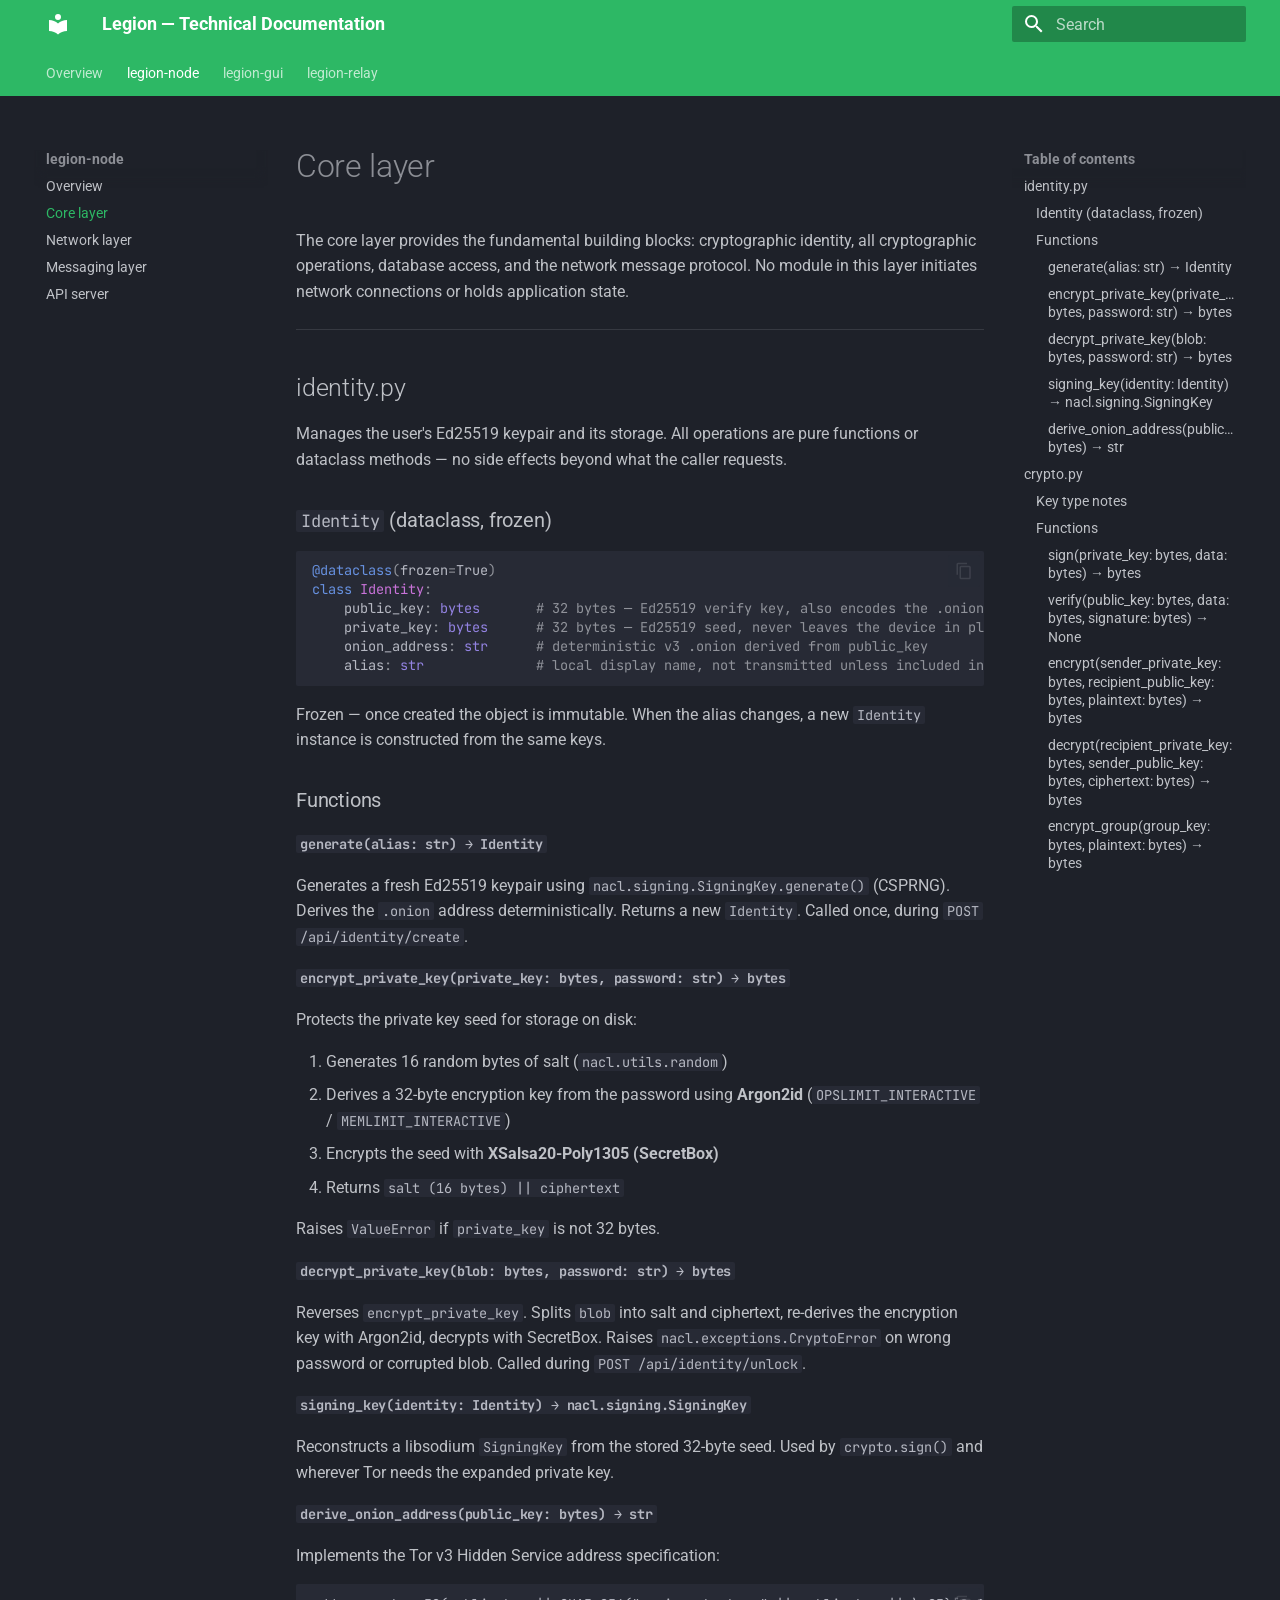
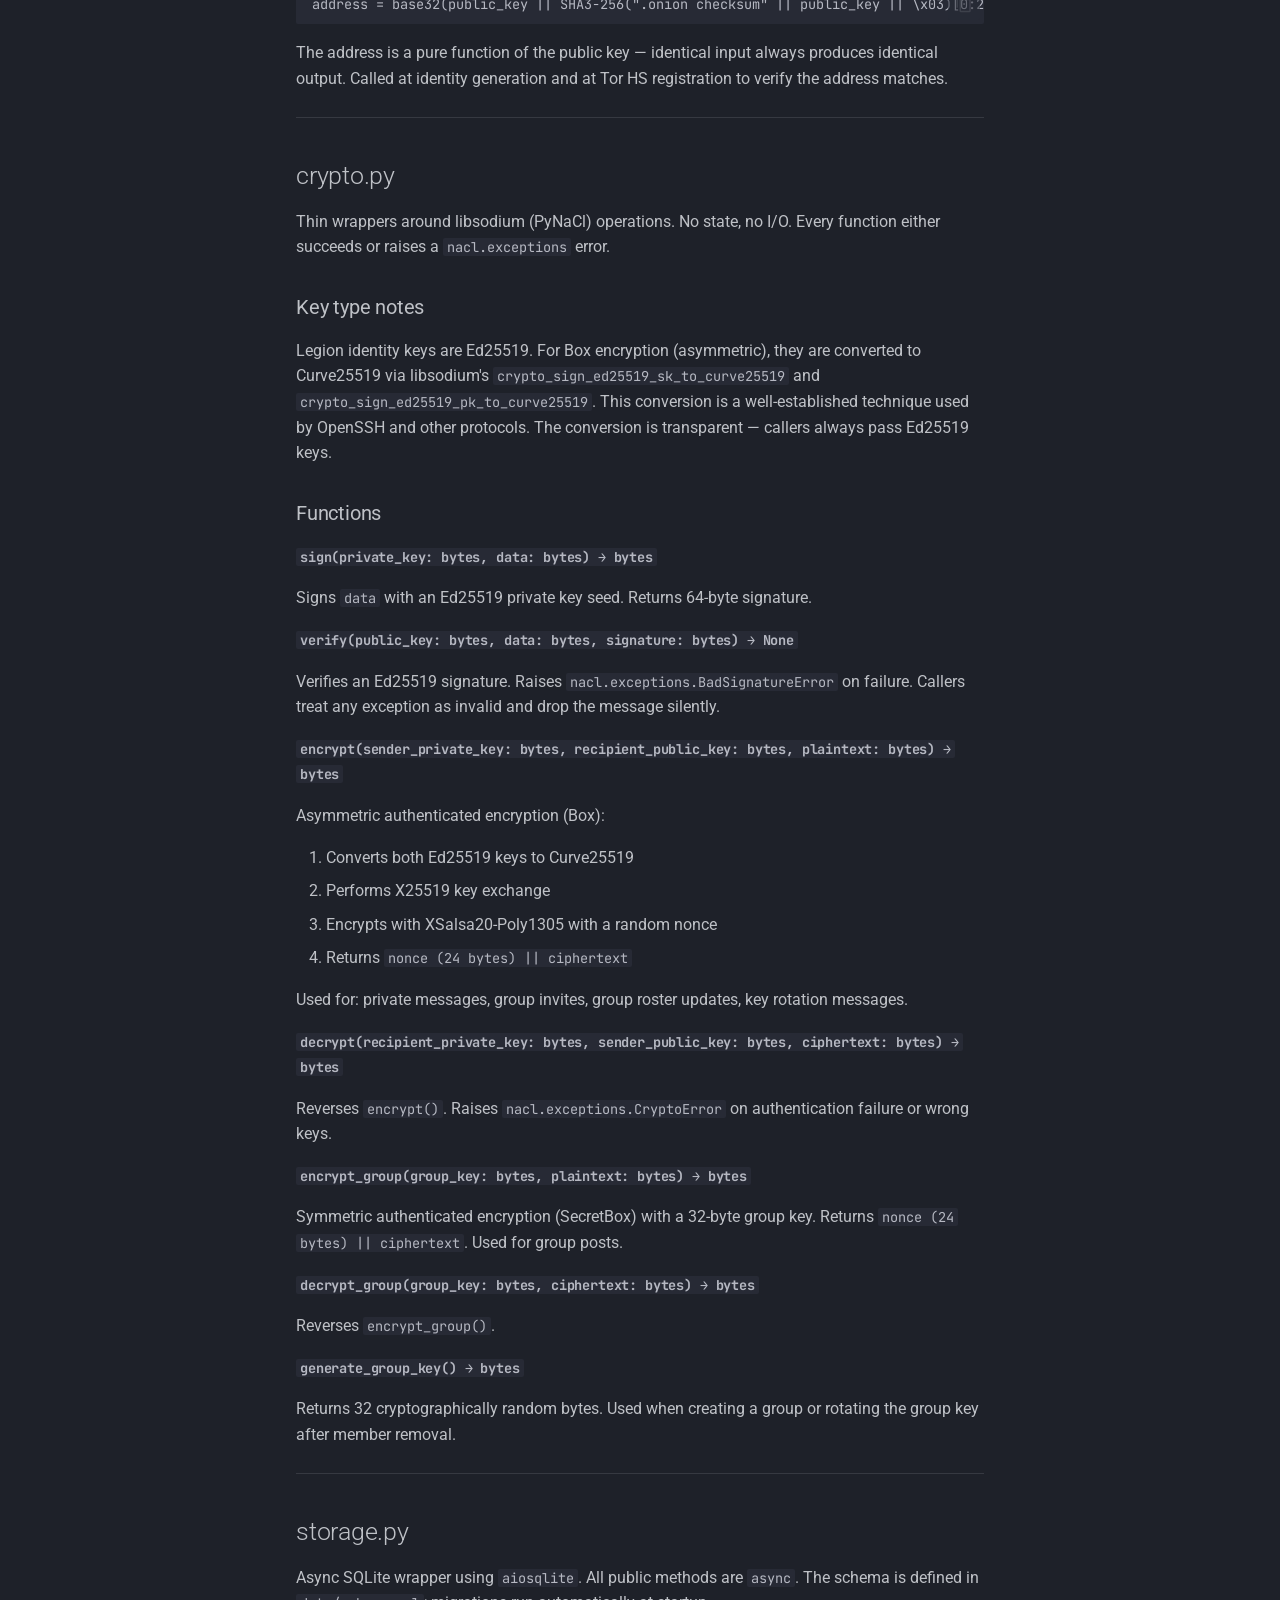
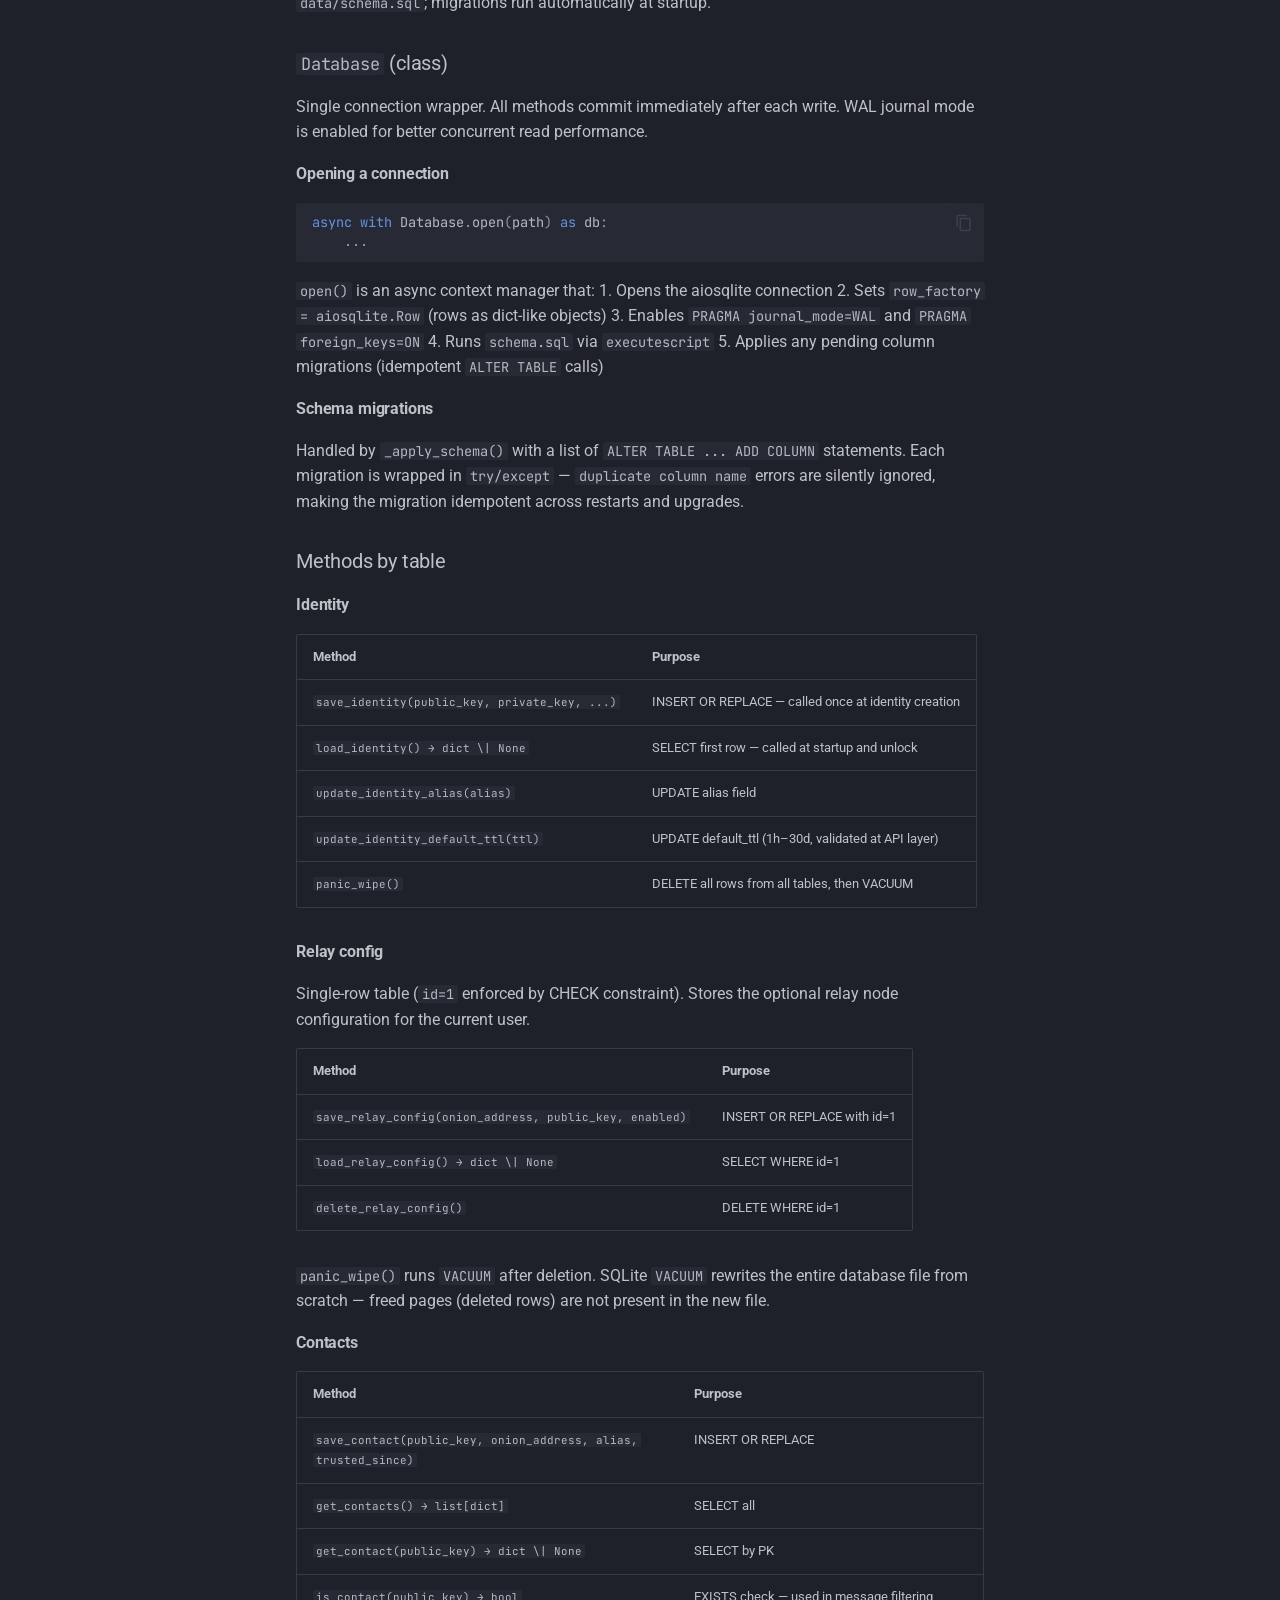
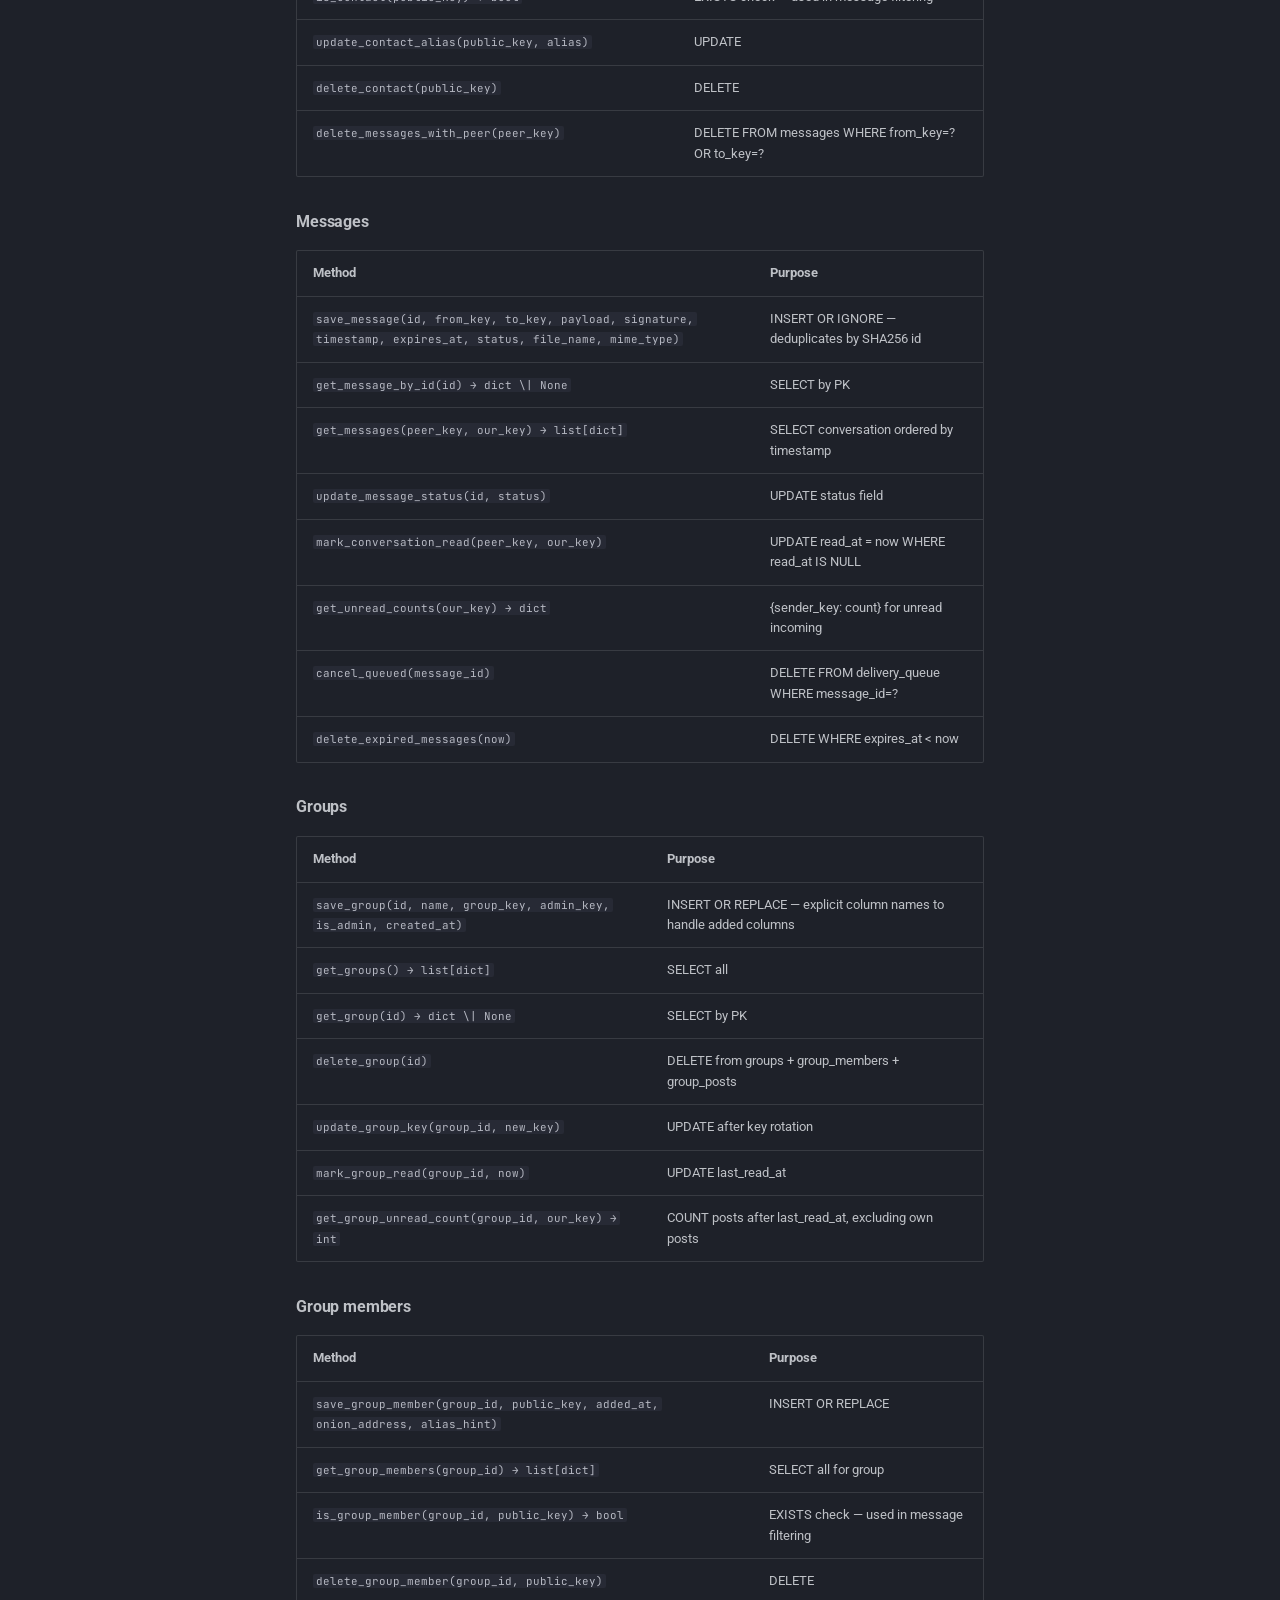
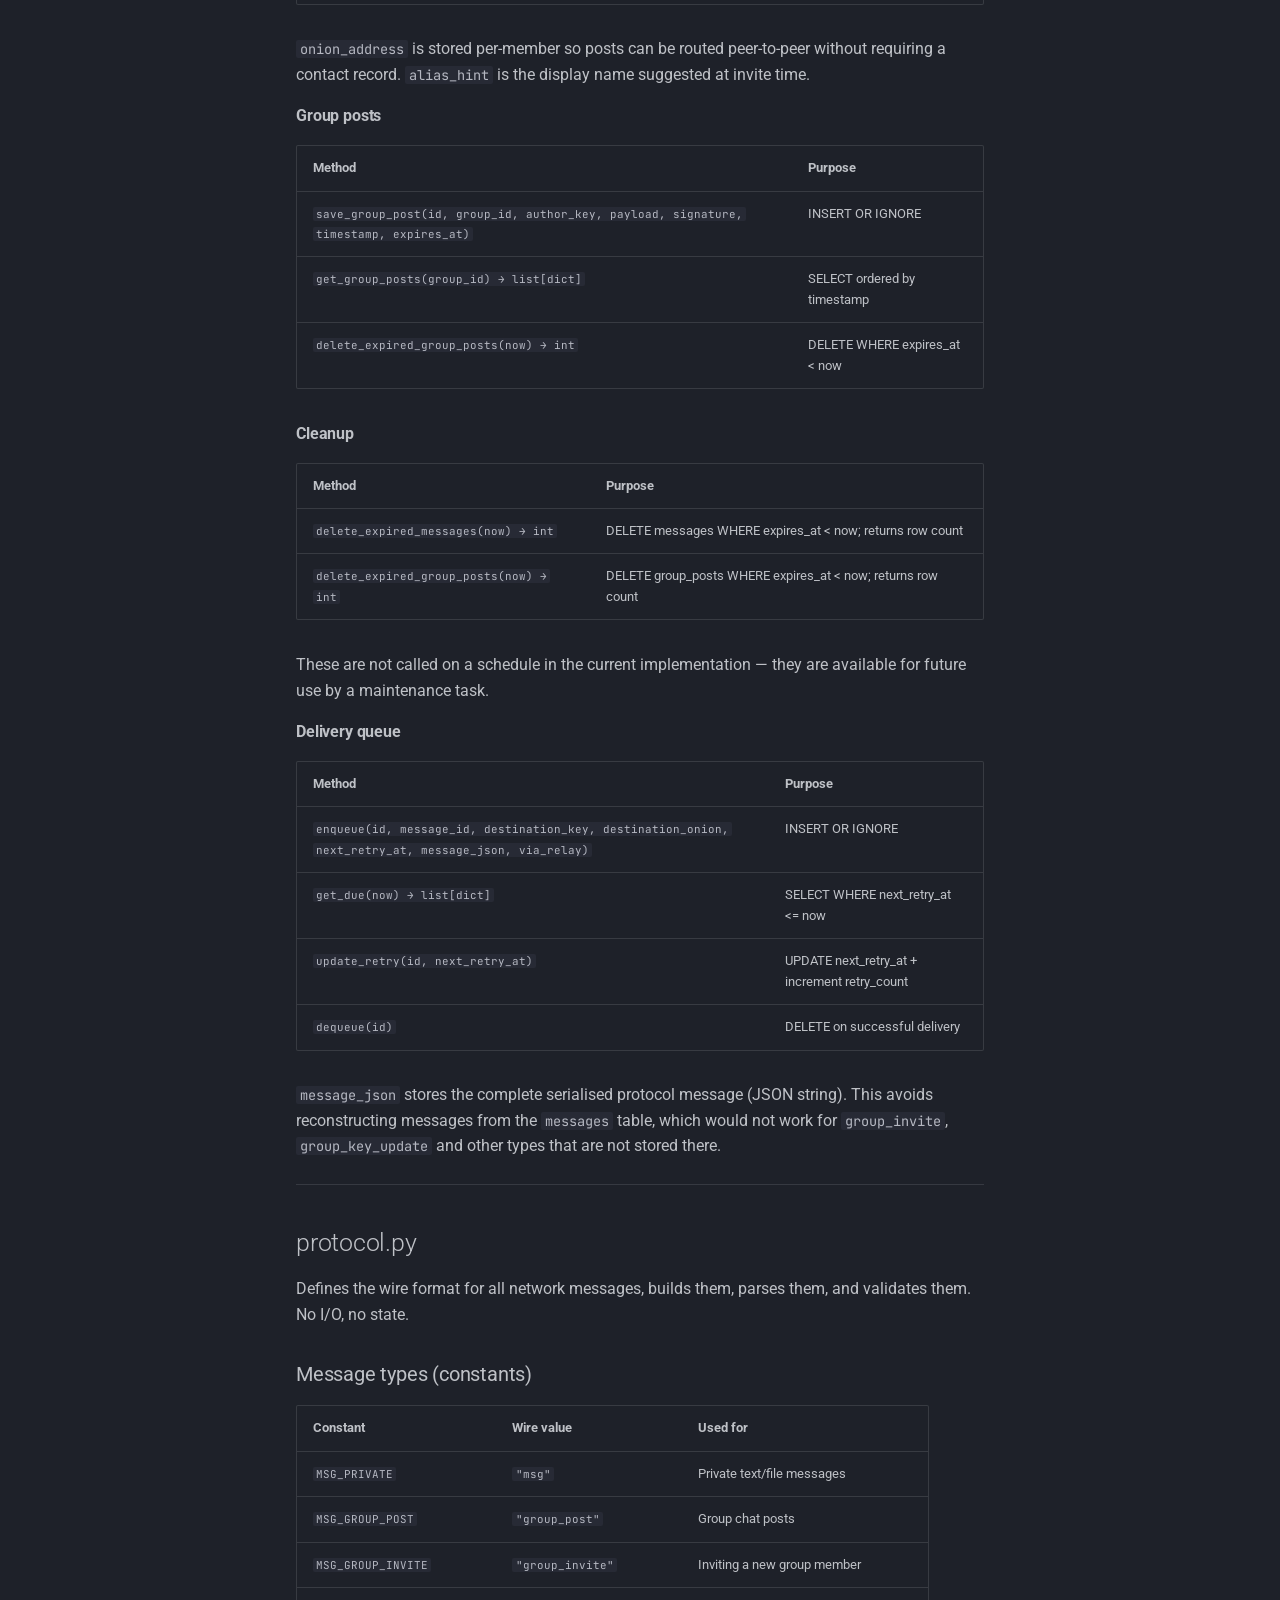
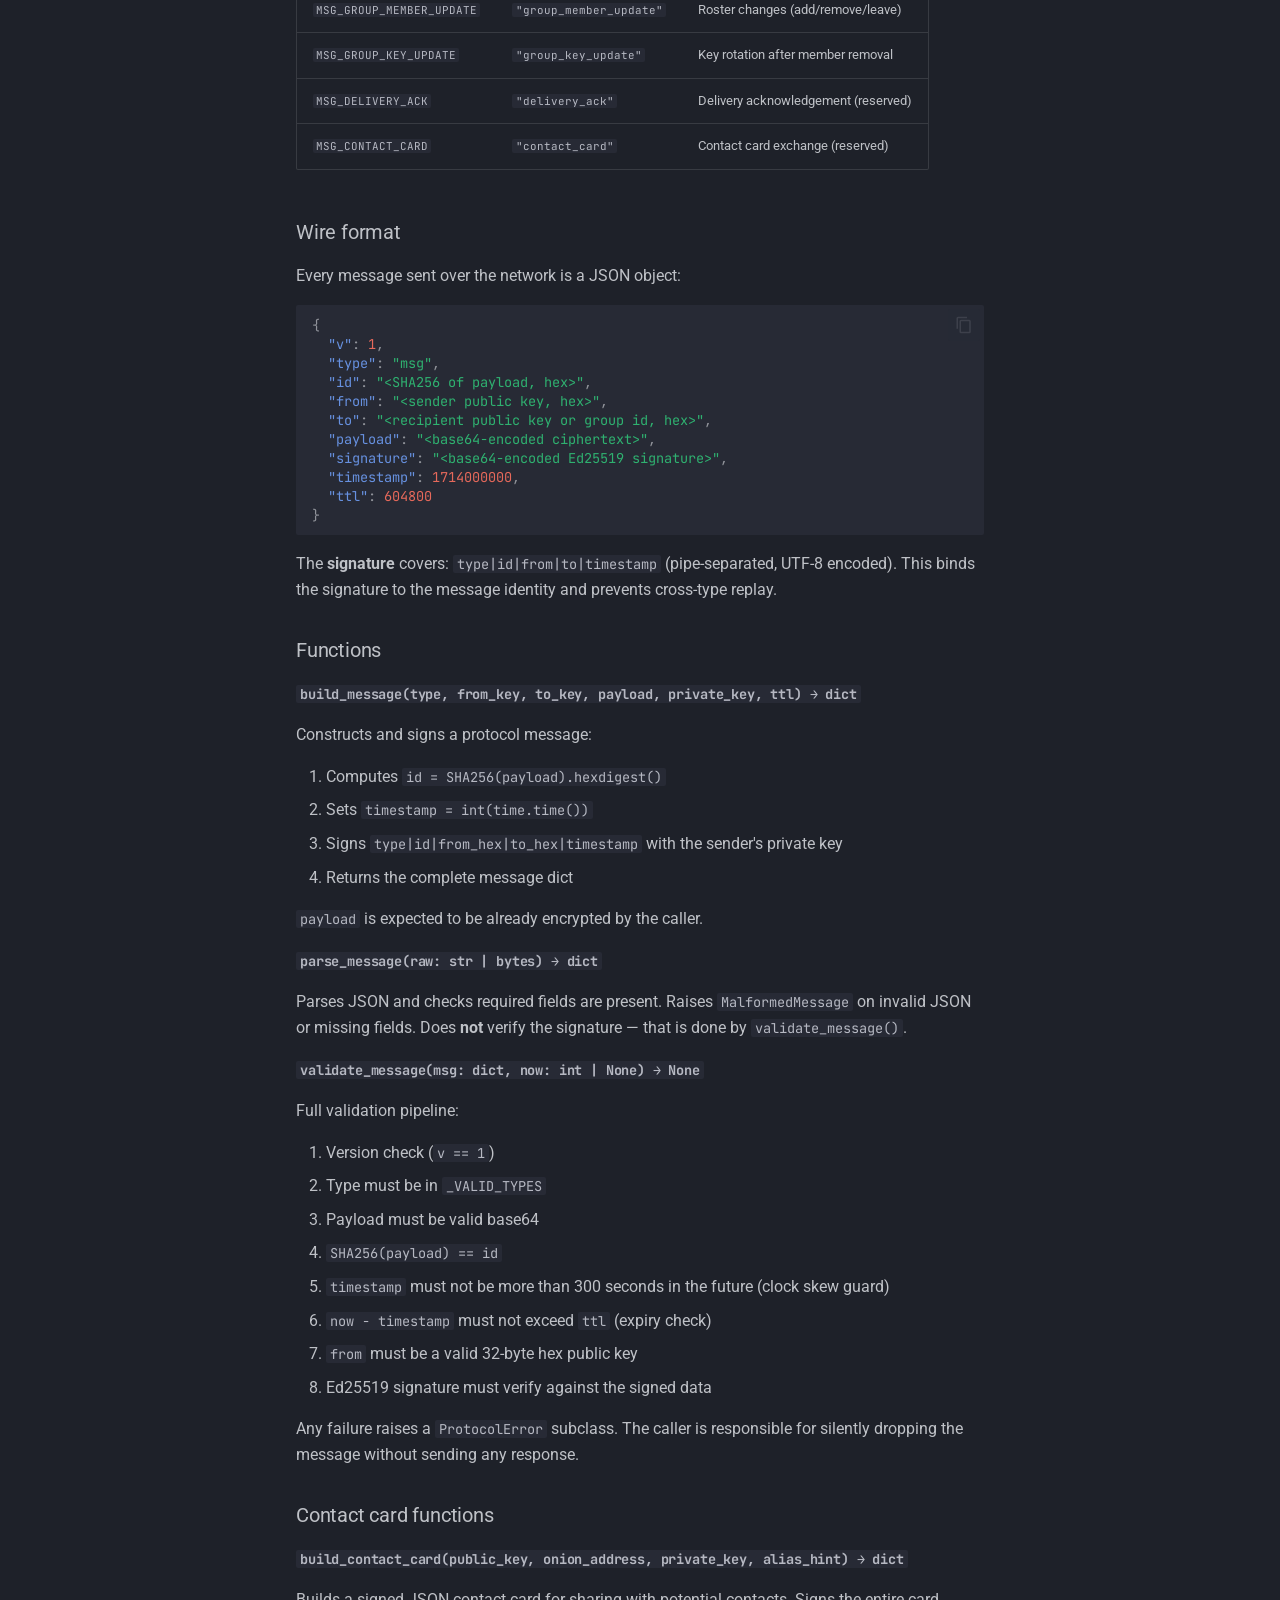
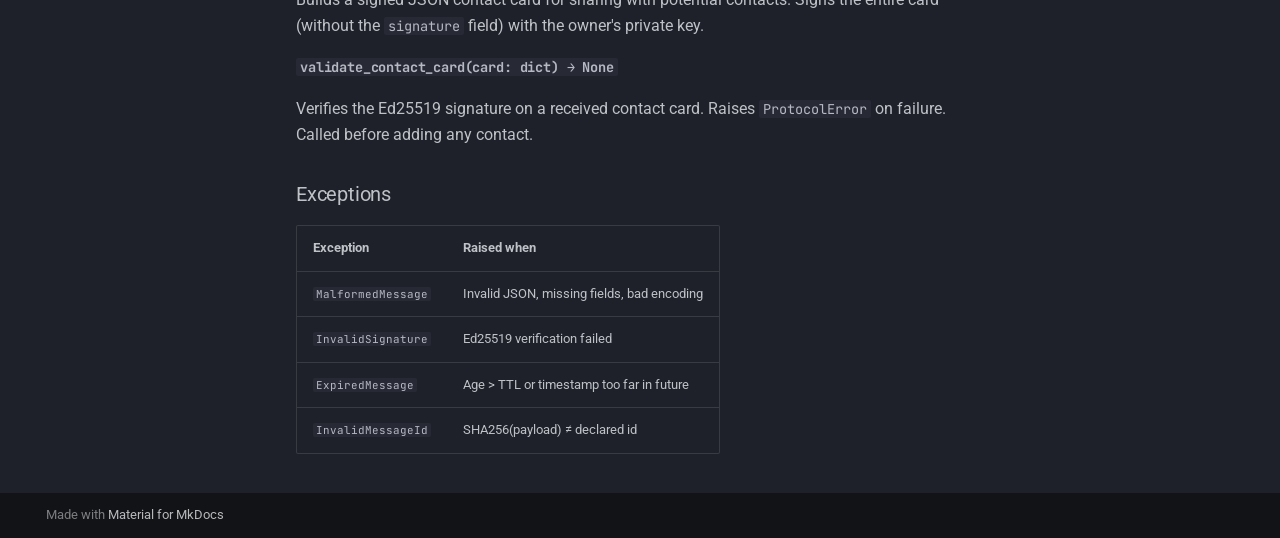
<file: site/node/core/index.html>
<!doctype html>
<html lang="en" class="no-js">
  <head>
    
      <meta charset="utf-8">
      <meta name="viewport" content="width=device-width,initial-scale=1">
      
        <meta name="description" content="Technical reference for the Legion decentralized messaging platform">
      
      
        <meta name="author" content="n3ur0-f4ll">
      
      
      
        <link rel="prev" href="../overview/">
      
      
        <link rel="next" href="../network/">
      
      
        
      
      
      <link rel="icon" href="../../assets/images/favicon.png">
      <meta name="generator" content="mkdocs-1.6.1, mkdocs-material-9.7.6">
    
    
      
        <title>Core layer - Legion — Technical Documentation</title>
      
    
    
      <link rel="stylesheet" href="../../assets/stylesheets/main.484c7ddc.min.css">
      
        
        <link rel="stylesheet" href="../../assets/stylesheets/palette.ab4e12ef.min.css">
      
      


    
    
      
    
    
      
        
        
        <link rel="preconnect" href="https://fonts.gstatic.com" crossorigin>
        <link rel="stylesheet" href="https://fonts.googleapis.com/css?family=Roboto:300,300i,400,400i,700,700i%7CJetBrains+Mono:400,400i,700,700i&display=fallback">
        <style>:root{--md-text-font:"Roboto";--md-code-font:"JetBrains Mono"}</style>
      
    
    
      <link rel="stylesheet" href="../../stylesheets/extra.css">
    
    <script>__md_scope=new URL("../..",location),__md_hash=e=>[...e].reduce(((e,_)=>(e<<5)-e+_.charCodeAt(0)),0),__md_get=(e,_=localStorage,t=__md_scope)=>JSON.parse(_.getItem(t.pathname+"."+e)),__md_set=(e,_,t=localStorage,a=__md_scope)=>{try{t.setItem(a.pathname+"."+e,JSON.stringify(_))}catch(e){}}</script>
    
      

    
    
  </head>
  
  
    
    
      
    
    
    
    
    <body dir="ltr" data-md-color-scheme="slate" data-md-color-primary="custom" data-md-color-accent="custom">
  
    
    <input class="md-toggle" data-md-toggle="drawer" type="checkbox" id="__drawer" autocomplete="off">
    <input class="md-toggle" data-md-toggle="search" type="checkbox" id="__search" autocomplete="off">
    <label class="md-overlay" for="__drawer"></label>
    <div data-md-component="skip">
      
        
        <a href="#core-layer" class="md-skip">
          Skip to content
        </a>
      
    </div>
    <div data-md-component="announce">
      
    </div>
    
    
      

<header class="md-header" data-md-component="header">
  <nav class="md-header__inner md-grid" aria-label="Header">
    <a href="../.." title="Legion — Technical Documentation" class="md-header__button md-logo" aria-label="Legion — Technical Documentation" data-md-component="logo">
      
  
  <svg xmlns="http://www.w3.org/2000/svg" viewBox="0 0 24 24"><path d="M12 8a3 3 0 0 0 3-3 3 3 0 0 0-3-3 3 3 0 0 0-3 3 3 3 0 0 0 3 3m0 3.54C9.64 9.35 6.5 8 3 8v11c3.5 0 6.64 1.35 9 3.54 2.36-2.19 5.5-3.54 9-3.54V8c-3.5 0-6.64 1.35-9 3.54"/></svg>

    </a>
    <label class="md-header__button md-icon" for="__drawer">
      
      <svg xmlns="http://www.w3.org/2000/svg" viewBox="0 0 24 24"><path d="M3 6h18v2H3zm0 5h18v2H3zm0 5h18v2H3z"/></svg>
    </label>
    <div class="md-header__title" data-md-component="header-title">
      <div class="md-header__ellipsis">
        <div class="md-header__topic">
          <span class="md-ellipsis">
            Legion — Technical Documentation
          </span>
        </div>
        <div class="md-header__topic" data-md-component="header-topic">
          <span class="md-ellipsis">
            
              Core layer
            
          </span>
        </div>
      </div>
    </div>
    
      
        <form class="md-header__option" data-md-component="palette">
  
    
    
    
    <input class="md-option" data-md-color-media="" data-md-color-scheme="slate" data-md-color-primary="custom" data-md-color-accent="custom"  aria-hidden="true"  type="radio" name="__palette" id="__palette_0">
    
  
</form>
      
    
    
      <script>var palette=__md_get("__palette");if(palette&&palette.color){if("(prefers-color-scheme)"===palette.color.media){var media=matchMedia("(prefers-color-scheme: light)"),input=document.querySelector(media.matches?"[data-md-color-media='(prefers-color-scheme: light)']":"[data-md-color-media='(prefers-color-scheme: dark)']");palette.color.media=input.getAttribute("data-md-color-media"),palette.color.scheme=input.getAttribute("data-md-color-scheme"),palette.color.primary=input.getAttribute("data-md-color-primary"),palette.color.accent=input.getAttribute("data-md-color-accent")}for(var[key,value]of Object.entries(palette.color))document.body.setAttribute("data-md-color-"+key,value)}</script>
    
    
    
      
      
        <label class="md-header__button md-icon" for="__search">
          
          <svg xmlns="http://www.w3.org/2000/svg" viewBox="0 0 24 24"><path d="M9.5 3A6.5 6.5 0 0 1 16 9.5c0 1.61-.59 3.09-1.56 4.23l.27.27h.79l5 5-1.5 1.5-5-5v-.79l-.27-.27A6.52 6.52 0 0 1 9.5 16 6.5 6.5 0 0 1 3 9.5 6.5 6.5 0 0 1 9.5 3m0 2C7 5 5 7 5 9.5S7 14 9.5 14 14 12 14 9.5 12 5 9.5 5"/></svg>
        </label>
        <div class="md-search" data-md-component="search" role="dialog">
  <label class="md-search__overlay" for="__search"></label>
  <div class="md-search__inner" role="search">
    <form class="md-search__form" name="search">
      <input type="text" class="md-search__input" name="query" aria-label="Search" placeholder="Search" autocapitalize="off" autocorrect="off" autocomplete="off" spellcheck="false" data-md-component="search-query" required>
      <label class="md-search__icon md-icon" for="__search">
        
        <svg xmlns="http://www.w3.org/2000/svg" viewBox="0 0 24 24"><path d="M9.5 3A6.5 6.5 0 0 1 16 9.5c0 1.61-.59 3.09-1.56 4.23l.27.27h.79l5 5-1.5 1.5-5-5v-.79l-.27-.27A6.52 6.52 0 0 1 9.5 16 6.5 6.5 0 0 1 3 9.5 6.5 6.5 0 0 1 9.5 3m0 2C7 5 5 7 5 9.5S7 14 9.5 14 14 12 14 9.5 12 5 9.5 5"/></svg>
        
        <svg xmlns="http://www.w3.org/2000/svg" viewBox="0 0 24 24"><path d="M20 11v2H8l5.5 5.5-1.42 1.42L4.16 12l7.92-7.92L13.5 5.5 8 11z"/></svg>
      </label>
      <nav class="md-search__options" aria-label="Search">
        
          <a href="javascript:void(0)" class="md-search__icon md-icon" title="Share" aria-label="Share" data-clipboard data-clipboard-text="" data-md-component="search-share" tabindex="-1">
            
            <svg xmlns="http://www.w3.org/2000/svg" viewBox="0 0 24 24"><path d="M18 16.08c-.76 0-1.44.3-1.96.77L8.91 12.7c.05-.23.09-.46.09-.7s-.04-.47-.09-.7l7.05-4.11c.54.5 1.25.81 2.04.81a3 3 0 0 0 3-3 3 3 0 0 0-3-3 3 3 0 0 0-3 3c0 .24.04.47.09.7L8.04 9.81C7.5 9.31 6.79 9 6 9a3 3 0 0 0-3 3 3 3 0 0 0 3 3c.79 0 1.5-.31 2.04-.81l7.12 4.15c-.05.21-.08.43-.08.66 0 1.61 1.31 2.91 2.92 2.91s2.92-1.3 2.92-2.91A2.92 2.92 0 0 0 18 16.08"/></svg>
          </a>
        
        <button type="reset" class="md-search__icon md-icon" title="Clear" aria-label="Clear" tabindex="-1">
          
          <svg xmlns="http://www.w3.org/2000/svg" viewBox="0 0 24 24"><path d="M19 6.41 17.59 5 12 10.59 6.41 5 5 6.41 10.59 12 5 17.59 6.41 19 12 13.41 17.59 19 19 17.59 13.41 12z"/></svg>
        </button>
      </nav>
      
    </form>
    <div class="md-search__output">
      <div class="md-search__scrollwrap" tabindex="0" data-md-scrollfix>
        <div class="md-search-result" data-md-component="search-result">
          <div class="md-search-result__meta">
            Initializing search
          </div>
          <ol class="md-search-result__list" role="presentation"></ol>
        </div>
      </div>
    </div>
  </div>
</div>
      
    
    
  </nav>
  
</header>
    
    <div class="md-container" data-md-component="container">
      
      
        
          
            
<nav class="md-tabs" aria-label="Tabs" data-md-component="tabs">
  <div class="md-grid">
    <ul class="md-tabs__list">
      
        
  
  
  
  
    <li class="md-tabs__item">
      <a href="../.." class="md-tabs__link">
        
  
  
    
  
  Overview

      </a>
    </li>
  

      
        
  
  
  
    
  
  
    
    
      <li class="md-tabs__item md-tabs__item--active">
        <a href="../overview/" class="md-tabs__link">
          
  
  
  legion-node

        </a>
      </li>
    
  

      
        
  
  
  
  
    
    
      <li class="md-tabs__item">
        <a href="../../gui/overview/" class="md-tabs__link">
          
  
  
  legion-gui

        </a>
      </li>
    
  

      
        
  
  
  
  
    
    
      <li class="md-tabs__item">
        <a href="../../relay/overview/" class="md-tabs__link">
          
  
  
  legion-relay

        </a>
      </li>
    
  

      
    </ul>
  </div>
</nav>
          
        
      
      <main class="md-main" data-md-component="main">
        <div class="md-main__inner md-grid">
          
            
              
              <div class="md-sidebar md-sidebar--primary" data-md-component="sidebar" data-md-type="navigation" >
                <div class="md-sidebar__scrollwrap">
                  <div class="md-sidebar__inner">
                    


  


<nav class="md-nav md-nav--primary md-nav--lifted" aria-label="Navigation" data-md-level="0">
  <label class="md-nav__title" for="__drawer">
    <a href="../.." title="Legion — Technical Documentation" class="md-nav__button md-logo" aria-label="Legion — Technical Documentation" data-md-component="logo">
      
  
  <svg xmlns="http://www.w3.org/2000/svg" viewBox="0 0 24 24"><path d="M12 8a3 3 0 0 0 3-3 3 3 0 0 0-3-3 3 3 0 0 0-3 3 3 3 0 0 0 3 3m0 3.54C9.64 9.35 6.5 8 3 8v11c3.5 0 6.64 1.35 9 3.54 2.36-2.19 5.5-3.54 9-3.54V8c-3.5 0-6.64 1.35-9 3.54"/></svg>

    </a>
    Legion — Technical Documentation
  </label>
  
  <ul class="md-nav__list" data-md-scrollfix>
    
      
      
  
  
  
  
    <li class="md-nav__item">
      <a href="../.." class="md-nav__link">
        
  
  
  <span class="md-ellipsis">
    
  
    Overview
  

    
  </span>
  
  

      </a>
    </li>
  

    
      
      
  
  
    
  
  
  
    
    
    
    
      
        
        
      
      
        
      
    
    
    <li class="md-nav__item md-nav__item--active md-nav__item--section md-nav__item--nested">
      
        
        
        <input class="md-nav__toggle md-toggle " type="checkbox" id="__nav_2" checked>
        
          
          <label class="md-nav__link" for="__nav_2" id="__nav_2_label" tabindex="">
            
  
  
  <span class="md-ellipsis">
    
  
    legion-node
  

    
  </span>
  
  

            <span class="md-nav__icon md-icon"></span>
          </label>
        
        <nav class="md-nav" data-md-level="1" aria-labelledby="__nav_2_label" aria-expanded="true">
          <label class="md-nav__title" for="__nav_2">
            <span class="md-nav__icon md-icon"></span>
            
  
    legion-node
  

          </label>
          <ul class="md-nav__list" data-md-scrollfix>
            
              
                
  
  
  
  
    <li class="md-nav__item">
      <a href="../overview/" class="md-nav__link">
        
  
  
  <span class="md-ellipsis">
    
  
    Overview
  

    
  </span>
  
  

      </a>
    </li>
  

              
            
              
                
  
  
    
  
  
  
    <li class="md-nav__item md-nav__item--active">
      
      <input class="md-nav__toggle md-toggle" type="checkbox" id="__toc">
      
      
        
      
      
        <label class="md-nav__link md-nav__link--active" for="__toc">
          
  
  
  <span class="md-ellipsis">
    
  
    Core layer
  

    
  </span>
  
  

          <span class="md-nav__icon md-icon"></span>
        </label>
      
      <a href="./" class="md-nav__link md-nav__link--active">
        
  
  
  <span class="md-ellipsis">
    
  
    Core layer
  

    
  </span>
  
  

      </a>
      
        

<nav class="md-nav md-nav--secondary" aria-label="Table of contents">
  
  
  
    
  
  
    <label class="md-nav__title" for="__toc">
      <span class="md-nav__icon md-icon"></span>
      Table of contents
    </label>
    <ul class="md-nav__list" data-md-component="toc" data-md-scrollfix>
      
        <li class="md-nav__item">
  <a href="#identitypy" class="md-nav__link">
    <span class="md-ellipsis">
      
        identity.py
      
    </span>
  </a>
  
    <nav class="md-nav" aria-label="identity.py">
      <ul class="md-nav__list">
        
          <li class="md-nav__item">
  <a href="#identity-dataclass-frozen" class="md-nav__link">
    <span class="md-ellipsis">
      
        Identity (dataclass, frozen)
      
    </span>
  </a>
  
</li>
        
          <li class="md-nav__item">
  <a href="#functions" class="md-nav__link">
    <span class="md-ellipsis">
      
        Functions
      
    </span>
  </a>
  
    <nav class="md-nav" aria-label="Functions">
      <ul class="md-nav__list">
        
          <li class="md-nav__item">
  <a href="#generatealias-str-identity" class="md-nav__link">
    <span class="md-ellipsis">
      
        generate(alias: str) → Identity
      
    </span>
  </a>
  
</li>
        
          <li class="md-nav__item">
  <a href="#encrypt_private_keyprivate_key-bytes-password-str-bytes" class="md-nav__link">
    <span class="md-ellipsis">
      
        encrypt_private_key(private_key: bytes, password: str) → bytes
      
    </span>
  </a>
  
</li>
        
          <li class="md-nav__item">
  <a href="#decrypt_private_keyblob-bytes-password-str-bytes" class="md-nav__link">
    <span class="md-ellipsis">
      
        decrypt_private_key(blob: bytes, password: str) → bytes
      
    </span>
  </a>
  
</li>
        
          <li class="md-nav__item">
  <a href="#signing_keyidentity-identity-naclsigningsigningkey" class="md-nav__link">
    <span class="md-ellipsis">
      
        signing_key(identity: Identity) → nacl.signing.SigningKey
      
    </span>
  </a>
  
</li>
        
          <li class="md-nav__item">
  <a href="#derive_onion_addresspublic_key-bytes-str" class="md-nav__link">
    <span class="md-ellipsis">
      
        derive_onion_address(public_key: bytes) → str
      
    </span>
  </a>
  
</li>
        
      </ul>
    </nav>
  
</li>
        
      </ul>
    </nav>
  
</li>
      
        <li class="md-nav__item">
  <a href="#cryptopy" class="md-nav__link">
    <span class="md-ellipsis">
      
        crypto.py
      
    </span>
  </a>
  
    <nav class="md-nav" aria-label="crypto.py">
      <ul class="md-nav__list">
        
          <li class="md-nav__item">
  <a href="#key-type-notes" class="md-nav__link">
    <span class="md-ellipsis">
      
        Key type notes
      
    </span>
  </a>
  
</li>
        
          <li class="md-nav__item">
  <a href="#functions_1" class="md-nav__link">
    <span class="md-ellipsis">
      
        Functions
      
    </span>
  </a>
  
    <nav class="md-nav" aria-label="Functions">
      <ul class="md-nav__list">
        
          <li class="md-nav__item">
  <a href="#signprivate_key-bytes-data-bytes-bytes" class="md-nav__link">
    <span class="md-ellipsis">
      
        sign(private_key: bytes, data: bytes) → bytes
      
    </span>
  </a>
  
</li>
        
          <li class="md-nav__item">
  <a href="#verifypublic_key-bytes-data-bytes-signature-bytes-none" class="md-nav__link">
    <span class="md-ellipsis">
      
        verify(public_key: bytes, data: bytes, signature: bytes) → None
      
    </span>
  </a>
  
</li>
        
          <li class="md-nav__item">
  <a href="#encryptsender_private_key-bytes-recipient_public_key-bytes-plaintext-bytes-bytes" class="md-nav__link">
    <span class="md-ellipsis">
      
        encrypt(sender_private_key: bytes, recipient_public_key: bytes, plaintext: bytes) → bytes
      
    </span>
  </a>
  
</li>
        
          <li class="md-nav__item">
  <a href="#decryptrecipient_private_key-bytes-sender_public_key-bytes-ciphertext-bytes-bytes" class="md-nav__link">
    <span class="md-ellipsis">
      
        decrypt(recipient_private_key: bytes, sender_public_key: bytes, ciphertext: bytes) → bytes
      
    </span>
  </a>
  
</li>
        
          <li class="md-nav__item">
  <a href="#encrypt_groupgroup_key-bytes-plaintext-bytes-bytes" class="md-nav__link">
    <span class="md-ellipsis">
      
        encrypt_group(group_key: bytes, plaintext: bytes) → bytes
      
    </span>
  </a>
  
</li>
        
          <li class="md-nav__item">
  <a href="#decrypt_groupgroup_key-bytes-ciphertext-bytes-bytes" class="md-nav__link">
    <span class="md-ellipsis">
      
        decrypt_group(group_key: bytes, ciphertext: bytes) → bytes
      
    </span>
  </a>
  
</li>
        
          <li class="md-nav__item">
  <a href="#generate_group_key-bytes" class="md-nav__link">
    <span class="md-ellipsis">
      
        generate_group_key() → bytes
      
    </span>
  </a>
  
</li>
        
      </ul>
    </nav>
  
</li>
        
      </ul>
    </nav>
  
</li>
      
        <li class="md-nav__item">
  <a href="#storagepy" class="md-nav__link">
    <span class="md-ellipsis">
      
        storage.py
      
    </span>
  </a>
  
    <nav class="md-nav" aria-label="storage.py">
      <ul class="md-nav__list">
        
          <li class="md-nav__item">
  <a href="#database-class" class="md-nav__link">
    <span class="md-ellipsis">
      
        Database (class)
      
    </span>
  </a>
  
    <nav class="md-nav" aria-label="Database (class)">
      <ul class="md-nav__list">
        
          <li class="md-nav__item">
  <a href="#opening-a-connection" class="md-nav__link">
    <span class="md-ellipsis">
      
        Opening a connection
      
    </span>
  </a>
  
</li>
        
          <li class="md-nav__item">
  <a href="#schema-migrations" class="md-nav__link">
    <span class="md-ellipsis">
      
        Schema migrations
      
    </span>
  </a>
  
</li>
        
      </ul>
    </nav>
  
</li>
        
          <li class="md-nav__item">
  <a href="#methods-by-table" class="md-nav__link">
    <span class="md-ellipsis">
      
        Methods by table
      
    </span>
  </a>
  
    <nav class="md-nav" aria-label="Methods by table">
      <ul class="md-nav__list">
        
          <li class="md-nav__item">
  <a href="#identity" class="md-nav__link">
    <span class="md-ellipsis">
      
        Identity
      
    </span>
  </a>
  
</li>
        
          <li class="md-nav__item">
  <a href="#relay-config" class="md-nav__link">
    <span class="md-ellipsis">
      
        Relay config
      
    </span>
  </a>
  
</li>
        
          <li class="md-nav__item">
  <a href="#contacts" class="md-nav__link">
    <span class="md-ellipsis">
      
        Contacts
      
    </span>
  </a>
  
</li>
        
          <li class="md-nav__item">
  <a href="#messages" class="md-nav__link">
    <span class="md-ellipsis">
      
        Messages
      
    </span>
  </a>
  
</li>
        
          <li class="md-nav__item">
  <a href="#groups" class="md-nav__link">
    <span class="md-ellipsis">
      
        Groups
      
    </span>
  </a>
  
</li>
        
          <li class="md-nav__item">
  <a href="#group-members" class="md-nav__link">
    <span class="md-ellipsis">
      
        Group members
      
    </span>
  </a>
  
</li>
        
          <li class="md-nav__item">
  <a href="#group-posts" class="md-nav__link">
    <span class="md-ellipsis">
      
        Group posts
      
    </span>
  </a>
  
</li>
        
          <li class="md-nav__item">
  <a href="#cleanup" class="md-nav__link">
    <span class="md-ellipsis">
      
        Cleanup
      
    </span>
  </a>
  
</li>
        
          <li class="md-nav__item">
  <a href="#delivery-queue" class="md-nav__link">
    <span class="md-ellipsis">
      
        Delivery queue
      
    </span>
  </a>
  
</li>
        
      </ul>
    </nav>
  
</li>
        
      </ul>
    </nav>
  
</li>
      
        <li class="md-nav__item">
  <a href="#protocolpy" class="md-nav__link">
    <span class="md-ellipsis">
      
        protocol.py
      
    </span>
  </a>
  
    <nav class="md-nav" aria-label="protocol.py">
      <ul class="md-nav__list">
        
          <li class="md-nav__item">
  <a href="#message-types-constants" class="md-nav__link">
    <span class="md-ellipsis">
      
        Message types (constants)
      
    </span>
  </a>
  
</li>
        
          <li class="md-nav__item">
  <a href="#wire-format" class="md-nav__link">
    <span class="md-ellipsis">
      
        Wire format
      
    </span>
  </a>
  
</li>
        
          <li class="md-nav__item">
  <a href="#functions_2" class="md-nav__link">
    <span class="md-ellipsis">
      
        Functions
      
    </span>
  </a>
  
    <nav class="md-nav" aria-label="Functions">
      <ul class="md-nav__list">
        
          <li class="md-nav__item">
  <a href="#build_messagetype-from_key-to_key-payload-private_key-ttl-dict" class="md-nav__link">
    <span class="md-ellipsis">
      
        build_message(type, from_key, to_key, payload, private_key, ttl) → dict
      
    </span>
  </a>
  
</li>
        
          <li class="md-nav__item">
  <a href="#parse_messageraw-str-bytes-dict" class="md-nav__link">
    <span class="md-ellipsis">
      
        parse_message(raw: str | bytes) → dict
      
    </span>
  </a>
  
</li>
        
          <li class="md-nav__item">
  <a href="#validate_messagemsg-dict-now-int-none-none" class="md-nav__link">
    <span class="md-ellipsis">
      
        validate_message(msg: dict, now: int | None) → None
      
    </span>
  </a>
  
</li>
        
      </ul>
    </nav>
  
</li>
        
          <li class="md-nav__item">
  <a href="#contact-card-functions" class="md-nav__link">
    <span class="md-ellipsis">
      
        Contact card functions
      
    </span>
  </a>
  
    <nav class="md-nav" aria-label="Contact card functions">
      <ul class="md-nav__list">
        
          <li class="md-nav__item">
  <a href="#build_contact_cardpublic_key-onion_address-private_key-alias_hint-dict" class="md-nav__link">
    <span class="md-ellipsis">
      
        build_contact_card(public_key, onion_address, private_key, alias_hint) → dict
      
    </span>
  </a>
  
</li>
        
          <li class="md-nav__item">
  <a href="#validate_contact_cardcard-dict-none" class="md-nav__link">
    <span class="md-ellipsis">
      
        validate_contact_card(card: dict) → None
      
    </span>
  </a>
  
</li>
        
      </ul>
    </nav>
  
</li>
        
          <li class="md-nav__item">
  <a href="#exceptions" class="md-nav__link">
    <span class="md-ellipsis">
      
        Exceptions
      
    </span>
  </a>
  
</li>
        
      </ul>
    </nav>
  
</li>
      
    </ul>
  
</nav>
      
    </li>
  

              
            
              
                
  
  
  
  
    <li class="md-nav__item">
      <a href="../network/" class="md-nav__link">
        
  
  
  <span class="md-ellipsis">
    
  
    Network layer
  

    
  </span>
  
  

      </a>
    </li>
  

              
            
              
                
  
  
  
  
    <li class="md-nav__item">
      <a href="../messaging/" class="md-nav__link">
        
  
  
  <span class="md-ellipsis">
    
  
    Messaging layer
  

    
  </span>
  
  

      </a>
    </li>
  

              
            
              
                
  
  
  
  
    <li class="md-nav__item">
      <a href="../api/" class="md-nav__link">
        
  
  
  <span class="md-ellipsis">
    
  
    API server
  

    
  </span>
  
  

      </a>
    </li>
  

              
            
          </ul>
        </nav>
      
    </li>
  

    
      
      
  
  
  
  
    
    
    
    
      
      
        
      
    
    
    <li class="md-nav__item md-nav__item--nested">
      
        
        
          
        
        <input class="md-nav__toggle md-toggle md-toggle--indeterminate" type="checkbox" id="__nav_3" >
        
          
          <label class="md-nav__link" for="__nav_3" id="__nav_3_label" tabindex="0">
            
  
  
  <span class="md-ellipsis">
    
  
    legion-gui
  

    
  </span>
  
  

            <span class="md-nav__icon md-icon"></span>
          </label>
        
        <nav class="md-nav" data-md-level="1" aria-labelledby="__nav_3_label" aria-expanded="false">
          <label class="md-nav__title" for="__nav_3">
            <span class="md-nav__icon md-icon"></span>
            
  
    legion-gui
  

          </label>
          <ul class="md-nav__list" data-md-scrollfix>
            
              
                
  
  
  
  
    <li class="md-nav__item">
      <a href="../../gui/overview/" class="md-nav__link">
        
  
  
  <span class="md-ellipsis">
    
  
    Overview
  

    
  </span>
  
  

      </a>
    </li>
  

              
            
          </ul>
        </nav>
      
    </li>
  

    
      
      
  
  
  
  
    
    
    
    
      
      
        
      
    
    
    <li class="md-nav__item md-nav__item--nested">
      
        
        
          
        
        <input class="md-nav__toggle md-toggle md-toggle--indeterminate" type="checkbox" id="__nav_4" >
        
          
          <label class="md-nav__link" for="__nav_4" id="__nav_4_label" tabindex="0">
            
  
  
  <span class="md-ellipsis">
    
  
    legion-relay
  

    
  </span>
  
  

            <span class="md-nav__icon md-icon"></span>
          </label>
        
        <nav class="md-nav" data-md-level="1" aria-labelledby="__nav_4_label" aria-expanded="false">
          <label class="md-nav__title" for="__nav_4">
            <span class="md-nav__icon md-icon"></span>
            
  
    legion-relay
  

          </label>
          <ul class="md-nav__list" data-md-scrollfix>
            
              
                
  
  
  
  
    <li class="md-nav__item">
      <a href="../../relay/overview/" class="md-nav__link">
        
  
  
  <span class="md-ellipsis">
    
  
    Overview
  

    
  </span>
  
  

      </a>
    </li>
  

              
            
          </ul>
        </nav>
      
    </li>
  

    
  </ul>
</nav>
                  </div>
                </div>
              </div>
            
            
              
              <div class="md-sidebar md-sidebar--secondary" data-md-component="sidebar" data-md-type="toc" >
                <div class="md-sidebar__scrollwrap">
                  <div class="md-sidebar__inner">
                    

<nav class="md-nav md-nav--secondary" aria-label="Table of contents">
  
  
  
    
  
  
    <label class="md-nav__title" for="__toc">
      <span class="md-nav__icon md-icon"></span>
      Table of contents
    </label>
    <ul class="md-nav__list" data-md-component="toc" data-md-scrollfix>
      
        <li class="md-nav__item">
  <a href="#identitypy" class="md-nav__link">
    <span class="md-ellipsis">
      
        identity.py
      
    </span>
  </a>
  
    <nav class="md-nav" aria-label="identity.py">
      <ul class="md-nav__list">
        
          <li class="md-nav__item">
  <a href="#identity-dataclass-frozen" class="md-nav__link">
    <span class="md-ellipsis">
      
        Identity (dataclass, frozen)
      
    </span>
  </a>
  
</li>
        
          <li class="md-nav__item">
  <a href="#functions" class="md-nav__link">
    <span class="md-ellipsis">
      
        Functions
      
    </span>
  </a>
  
    <nav class="md-nav" aria-label="Functions">
      <ul class="md-nav__list">
        
          <li class="md-nav__item">
  <a href="#generatealias-str-identity" class="md-nav__link">
    <span class="md-ellipsis">
      
        generate(alias: str) → Identity
      
    </span>
  </a>
  
</li>
        
          <li class="md-nav__item">
  <a href="#encrypt_private_keyprivate_key-bytes-password-str-bytes" class="md-nav__link">
    <span class="md-ellipsis">
      
        encrypt_private_key(private_key: bytes, password: str) → bytes
      
    </span>
  </a>
  
</li>
        
          <li class="md-nav__item">
  <a href="#decrypt_private_keyblob-bytes-password-str-bytes" class="md-nav__link">
    <span class="md-ellipsis">
      
        decrypt_private_key(blob: bytes, password: str) → bytes
      
    </span>
  </a>
  
</li>
        
          <li class="md-nav__item">
  <a href="#signing_keyidentity-identity-naclsigningsigningkey" class="md-nav__link">
    <span class="md-ellipsis">
      
        signing_key(identity: Identity) → nacl.signing.SigningKey
      
    </span>
  </a>
  
</li>
        
          <li class="md-nav__item">
  <a href="#derive_onion_addresspublic_key-bytes-str" class="md-nav__link">
    <span class="md-ellipsis">
      
        derive_onion_address(public_key: bytes) → str
      
    </span>
  </a>
  
</li>
        
      </ul>
    </nav>
  
</li>
        
      </ul>
    </nav>
  
</li>
      
        <li class="md-nav__item">
  <a href="#cryptopy" class="md-nav__link">
    <span class="md-ellipsis">
      
        crypto.py
      
    </span>
  </a>
  
    <nav class="md-nav" aria-label="crypto.py">
      <ul class="md-nav__list">
        
          <li class="md-nav__item">
  <a href="#key-type-notes" class="md-nav__link">
    <span class="md-ellipsis">
      
        Key type notes
      
    </span>
  </a>
  
</li>
        
          <li class="md-nav__item">
  <a href="#functions_1" class="md-nav__link">
    <span class="md-ellipsis">
      
        Functions
      
    </span>
  </a>
  
    <nav class="md-nav" aria-label="Functions">
      <ul class="md-nav__list">
        
          <li class="md-nav__item">
  <a href="#signprivate_key-bytes-data-bytes-bytes" class="md-nav__link">
    <span class="md-ellipsis">
      
        sign(private_key: bytes, data: bytes) → bytes
      
    </span>
  </a>
  
</li>
        
          <li class="md-nav__item">
  <a href="#verifypublic_key-bytes-data-bytes-signature-bytes-none" class="md-nav__link">
    <span class="md-ellipsis">
      
        verify(public_key: bytes, data: bytes, signature: bytes) → None
      
    </span>
  </a>
  
</li>
        
          <li class="md-nav__item">
  <a href="#encryptsender_private_key-bytes-recipient_public_key-bytes-plaintext-bytes-bytes" class="md-nav__link">
    <span class="md-ellipsis">
      
        encrypt(sender_private_key: bytes, recipient_public_key: bytes, plaintext: bytes) → bytes
      
    </span>
  </a>
  
</li>
        
          <li class="md-nav__item">
  <a href="#decryptrecipient_private_key-bytes-sender_public_key-bytes-ciphertext-bytes-bytes" class="md-nav__link">
    <span class="md-ellipsis">
      
        decrypt(recipient_private_key: bytes, sender_public_key: bytes, ciphertext: bytes) → bytes
      
    </span>
  </a>
  
</li>
        
          <li class="md-nav__item">
  <a href="#encrypt_groupgroup_key-bytes-plaintext-bytes-bytes" class="md-nav__link">
    <span class="md-ellipsis">
      
        encrypt_group(group_key: bytes, plaintext: bytes) → bytes
      
    </span>
  </a>
  
</li>
        
          <li class="md-nav__item">
  <a href="#decrypt_groupgroup_key-bytes-ciphertext-bytes-bytes" class="md-nav__link">
    <span class="md-ellipsis">
      
        decrypt_group(group_key: bytes, ciphertext: bytes) → bytes
      
    </span>
  </a>
  
</li>
        
          <li class="md-nav__item">
  <a href="#generate_group_key-bytes" class="md-nav__link">
    <span class="md-ellipsis">
      
        generate_group_key() → bytes
      
    </span>
  </a>
  
</li>
        
      </ul>
    </nav>
  
</li>
        
      </ul>
    </nav>
  
</li>
      
        <li class="md-nav__item">
  <a href="#storagepy" class="md-nav__link">
    <span class="md-ellipsis">
      
        storage.py
      
    </span>
  </a>
  
    <nav class="md-nav" aria-label="storage.py">
      <ul class="md-nav__list">
        
          <li class="md-nav__item">
  <a href="#database-class" class="md-nav__link">
    <span class="md-ellipsis">
      
        Database (class)
      
    </span>
  </a>
  
    <nav class="md-nav" aria-label="Database (class)">
      <ul class="md-nav__list">
        
          <li class="md-nav__item">
  <a href="#opening-a-connection" class="md-nav__link">
    <span class="md-ellipsis">
      
        Opening a connection
      
    </span>
  </a>
  
</li>
        
          <li class="md-nav__item">
  <a href="#schema-migrations" class="md-nav__link">
    <span class="md-ellipsis">
      
        Schema migrations
      
    </span>
  </a>
  
</li>
        
      </ul>
    </nav>
  
</li>
        
          <li class="md-nav__item">
  <a href="#methods-by-table" class="md-nav__link">
    <span class="md-ellipsis">
      
        Methods by table
      
    </span>
  </a>
  
    <nav class="md-nav" aria-label="Methods by table">
      <ul class="md-nav__list">
        
          <li class="md-nav__item">
  <a href="#identity" class="md-nav__link">
    <span class="md-ellipsis">
      
        Identity
      
    </span>
  </a>
  
</li>
        
          <li class="md-nav__item">
  <a href="#relay-config" class="md-nav__link">
    <span class="md-ellipsis">
      
        Relay config
      
    </span>
  </a>
  
</li>
        
          <li class="md-nav__item">
  <a href="#contacts" class="md-nav__link">
    <span class="md-ellipsis">
      
        Contacts
      
    </span>
  </a>
  
</li>
        
          <li class="md-nav__item">
  <a href="#messages" class="md-nav__link">
    <span class="md-ellipsis">
      
        Messages
      
    </span>
  </a>
  
</li>
        
          <li class="md-nav__item">
  <a href="#groups" class="md-nav__link">
    <span class="md-ellipsis">
      
        Groups
      
    </span>
  </a>
  
</li>
        
          <li class="md-nav__item">
  <a href="#group-members" class="md-nav__link">
    <span class="md-ellipsis">
      
        Group members
      
    </span>
  </a>
  
</li>
        
          <li class="md-nav__item">
  <a href="#group-posts" class="md-nav__link">
    <span class="md-ellipsis">
      
        Group posts
      
    </span>
  </a>
  
</li>
        
          <li class="md-nav__item">
  <a href="#cleanup" class="md-nav__link">
    <span class="md-ellipsis">
      
        Cleanup
      
    </span>
  </a>
  
</li>
        
          <li class="md-nav__item">
  <a href="#delivery-queue" class="md-nav__link">
    <span class="md-ellipsis">
      
        Delivery queue
      
    </span>
  </a>
  
</li>
        
      </ul>
    </nav>
  
</li>
        
      </ul>
    </nav>
  
</li>
      
        <li class="md-nav__item">
  <a href="#protocolpy" class="md-nav__link">
    <span class="md-ellipsis">
      
        protocol.py
      
    </span>
  </a>
  
    <nav class="md-nav" aria-label="protocol.py">
      <ul class="md-nav__list">
        
          <li class="md-nav__item">
  <a href="#message-types-constants" class="md-nav__link">
    <span class="md-ellipsis">
      
        Message types (constants)
      
    </span>
  </a>
  
</li>
        
          <li class="md-nav__item">
  <a href="#wire-format" class="md-nav__link">
    <span class="md-ellipsis">
      
        Wire format
      
    </span>
  </a>
  
</li>
        
          <li class="md-nav__item">
  <a href="#functions_2" class="md-nav__link">
    <span class="md-ellipsis">
      
        Functions
      
    </span>
  </a>
  
    <nav class="md-nav" aria-label="Functions">
      <ul class="md-nav__list">
        
          <li class="md-nav__item">
  <a href="#build_messagetype-from_key-to_key-payload-private_key-ttl-dict" class="md-nav__link">
    <span class="md-ellipsis">
      
        build_message(type, from_key, to_key, payload, private_key, ttl) → dict
      
    </span>
  </a>
  
</li>
        
          <li class="md-nav__item">
  <a href="#parse_messageraw-str-bytes-dict" class="md-nav__link">
    <span class="md-ellipsis">
      
        parse_message(raw: str | bytes) → dict
      
    </span>
  </a>
  
</li>
        
          <li class="md-nav__item">
  <a href="#validate_messagemsg-dict-now-int-none-none" class="md-nav__link">
    <span class="md-ellipsis">
      
        validate_message(msg: dict, now: int | None) → None
      
    </span>
  </a>
  
</li>
        
      </ul>
    </nav>
  
</li>
        
          <li class="md-nav__item">
  <a href="#contact-card-functions" class="md-nav__link">
    <span class="md-ellipsis">
      
        Contact card functions
      
    </span>
  </a>
  
    <nav class="md-nav" aria-label="Contact card functions">
      <ul class="md-nav__list">
        
          <li class="md-nav__item">
  <a href="#build_contact_cardpublic_key-onion_address-private_key-alias_hint-dict" class="md-nav__link">
    <span class="md-ellipsis">
      
        build_contact_card(public_key, onion_address, private_key, alias_hint) → dict
      
    </span>
  </a>
  
</li>
        
          <li class="md-nav__item">
  <a href="#validate_contact_cardcard-dict-none" class="md-nav__link">
    <span class="md-ellipsis">
      
        validate_contact_card(card: dict) → None
      
    </span>
  </a>
  
</li>
        
      </ul>
    </nav>
  
</li>
        
          <li class="md-nav__item">
  <a href="#exceptions" class="md-nav__link">
    <span class="md-ellipsis">
      
        Exceptions
      
    </span>
  </a>
  
</li>
        
      </ul>
    </nav>
  
</li>
      
    </ul>
  
</nav>
                  </div>
                </div>
              </div>
            
          
          
            <div class="md-content" data-md-component="content">
              
              <article class="md-content__inner md-typeset">
                
                  



<h1 id="core-layer">Core layer<a class="headerlink" href="#core-layer" title="Permanent link">&para;</a></h1>
<p>The core layer provides the fundamental building blocks: cryptographic identity,
all cryptographic operations, database access, and the network message protocol.
No module in this layer initiates network connections or holds application state.</p>
<hr />
<h2 id="identitypy">identity.py<a class="headerlink" href="#identitypy" title="Permanent link">&para;</a></h2>
<p>Manages the user's Ed25519 keypair and its storage. All operations are pure functions
or dataclass methods — no side effects beyond what the caller requests.</p>
<h3 id="identity-dataclass-frozen"><code>Identity</code> (dataclass, frozen)<a class="headerlink" href="#identity-dataclass-frozen" title="Permanent link">&para;</a></h3>
<div class="highlight"><pre><span></span><code><a id="__codelineno-0-1" name="__codelineno-0-1" href="#__codelineno-0-1"></a><span class="nd">@dataclass</span><span class="p">(</span><span class="n">frozen</span><span class="o">=</span><span class="kc">True</span><span class="p">)</span>
<a id="__codelineno-0-2" name="__codelineno-0-2" href="#__codelineno-0-2"></a><span class="k">class</span><span class="w"> </span><span class="nc">Identity</span><span class="p">:</span>
<a id="__codelineno-0-3" name="__codelineno-0-3" href="#__codelineno-0-3"></a>    <span class="n">public_key</span><span class="p">:</span> <span class="nb">bytes</span>       <span class="c1"># 32 bytes — Ed25519 verify key, also encodes the .onion address</span>
<a id="__codelineno-0-4" name="__codelineno-0-4" href="#__codelineno-0-4"></a>    <span class="n">private_key</span><span class="p">:</span> <span class="nb">bytes</span>      <span class="c1"># 32 bytes — Ed25519 seed, never leaves the device in plaintext</span>
<a id="__codelineno-0-5" name="__codelineno-0-5" href="#__codelineno-0-5"></a>    <span class="n">onion_address</span><span class="p">:</span> <span class="nb">str</span>      <span class="c1"># deterministic v3 .onion derived from public_key</span>
<a id="__codelineno-0-6" name="__codelineno-0-6" href="#__codelineno-0-6"></a>    <span class="n">alias</span><span class="p">:</span> <span class="nb">str</span>              <span class="c1"># local display name, not transmitted unless included in contact card</span>
</code></pre></div>
<p>Frozen — once created the object is immutable. When the alias changes, a new <code>Identity</code>
instance is constructed from the same keys.</p>
<h3 id="functions">Functions<a class="headerlink" href="#functions" title="Permanent link">&para;</a></h3>
<h4 id="generatealias-str-identity"><code>generate(alias: str) → Identity</code><a class="headerlink" href="#generatealias-str-identity" title="Permanent link">&para;</a></h4>
<p>Generates a fresh Ed25519 keypair using <code>nacl.signing.SigningKey.generate()</code> (CSPRNG).
Derives the <code>.onion</code> address deterministically. Returns a new <code>Identity</code>.
Called once, during <code>POST /api/identity/create</code>.</p>
<h4 id="encrypt_private_keyprivate_key-bytes-password-str-bytes"><code>encrypt_private_key(private_key: bytes, password: str) → bytes</code><a class="headerlink" href="#encrypt_private_keyprivate_key-bytes-password-str-bytes" title="Permanent link">&para;</a></h4>
<p>Protects the private key seed for storage on disk:</p>
<ol>
<li>Generates 16 random bytes of salt (<code>nacl.utils.random</code>)</li>
<li>Derives a 32-byte encryption key from the password using <strong>Argon2id</strong>
   (<code>OPSLIMIT_INTERACTIVE</code> / <code>MEMLIMIT_INTERACTIVE</code>)</li>
<li>Encrypts the seed with <strong>XSalsa20-Poly1305 (SecretBox)</strong></li>
<li>Returns <code>salt (16 bytes) || ciphertext</code></li>
</ol>
<p>Raises <code>ValueError</code> if <code>private_key</code> is not 32 bytes.</p>
<h4 id="decrypt_private_keyblob-bytes-password-str-bytes"><code>decrypt_private_key(blob: bytes, password: str) → bytes</code><a class="headerlink" href="#decrypt_private_keyblob-bytes-password-str-bytes" title="Permanent link">&para;</a></h4>
<p>Reverses <code>encrypt_private_key</code>. Splits <code>blob</code> into salt and ciphertext, re-derives
the encryption key with Argon2id, decrypts with SecretBox.
Raises <code>nacl.exceptions.CryptoError</code> on wrong password or corrupted blob.
Called during <code>POST /api/identity/unlock</code>.</p>
<h4 id="signing_keyidentity-identity-naclsigningsigningkey"><code>signing_key(identity: Identity) → nacl.signing.SigningKey</code><a class="headerlink" href="#signing_keyidentity-identity-naclsigningsigningkey" title="Permanent link">&para;</a></h4>
<p>Reconstructs a libsodium <code>SigningKey</code> from the stored 32-byte seed.
Used by <code>crypto.sign()</code> and wherever Tor needs the expanded private key.</p>
<h4 id="derive_onion_addresspublic_key-bytes-str"><code>derive_onion_address(public_key: bytes) → str</code><a class="headerlink" href="#derive_onion_addresspublic_key-bytes-str" title="Permanent link">&para;</a></h4>
<p>Implements the Tor v3 Hidden Service address specification:
<div class="highlight"><pre><span></span><code><a id="__codelineno-1-1" name="__codelineno-1-1" href="#__codelineno-1-1"></a>address = base32(public_key || SHA3-256(&quot;.onion checksum&quot; || public_key || \x03)[0:2] || \x03) + &quot;.onion&quot;
</code></pre></div>
The address is a pure function of the public key — identical input always produces
identical output. Called at identity generation and at Tor HS registration to verify
the address matches.</p>
<hr />
<h2 id="cryptopy">crypto.py<a class="headerlink" href="#cryptopy" title="Permanent link">&para;</a></h2>
<p>Thin wrappers around libsodium (PyNaCl) operations. No state, no I/O.
Every function either succeeds or raises a <code>nacl.exceptions</code> error.</p>
<h3 id="key-type-notes">Key type notes<a class="headerlink" href="#key-type-notes" title="Permanent link">&para;</a></h3>
<p>Legion identity keys are Ed25519. For Box encryption (asymmetric), they are converted
to Curve25519 via libsodium's <code>crypto_sign_ed25519_sk_to_curve25519</code> and
<code>crypto_sign_ed25519_pk_to_curve25519</code>. This conversion is a well-established technique
used by OpenSSH and other protocols. The conversion is transparent — callers always
pass Ed25519 keys.</p>
<h3 id="functions_1">Functions<a class="headerlink" href="#functions_1" title="Permanent link">&para;</a></h3>
<h4 id="signprivate_key-bytes-data-bytes-bytes"><code>sign(private_key: bytes, data: bytes) → bytes</code><a class="headerlink" href="#signprivate_key-bytes-data-bytes-bytes" title="Permanent link">&para;</a></h4>
<p>Signs <code>data</code> with an Ed25519 private key seed. Returns 64-byte signature.</p>
<h4 id="verifypublic_key-bytes-data-bytes-signature-bytes-none"><code>verify(public_key: bytes, data: bytes, signature: bytes) → None</code><a class="headerlink" href="#verifypublic_key-bytes-data-bytes-signature-bytes-none" title="Permanent link">&para;</a></h4>
<p>Verifies an Ed25519 signature. Raises <code>nacl.exceptions.BadSignatureError</code> on failure.
Callers treat any exception as invalid and drop the message silently.</p>
<h4 id="encryptsender_private_key-bytes-recipient_public_key-bytes-plaintext-bytes-bytes"><code>encrypt(sender_private_key: bytes, recipient_public_key: bytes, plaintext: bytes) → bytes</code><a class="headerlink" href="#encryptsender_private_key-bytes-recipient_public_key-bytes-plaintext-bytes-bytes" title="Permanent link">&para;</a></h4>
<p>Asymmetric authenticated encryption (Box):</p>
<ol>
<li>Converts both Ed25519 keys to Curve25519</li>
<li>Performs X25519 key exchange</li>
<li>Encrypts with XSalsa20-Poly1305 with a random nonce</li>
<li>Returns <code>nonce (24 bytes) || ciphertext</code></li>
</ol>
<p>Used for: private messages, group invites, group roster updates, key rotation messages.</p>
<h4 id="decryptrecipient_private_key-bytes-sender_public_key-bytes-ciphertext-bytes-bytes"><code>decrypt(recipient_private_key: bytes, sender_public_key: bytes, ciphertext: bytes) → bytes</code><a class="headerlink" href="#decryptrecipient_private_key-bytes-sender_public_key-bytes-ciphertext-bytes-bytes" title="Permanent link">&para;</a></h4>
<p>Reverses <code>encrypt()</code>. Raises <code>nacl.exceptions.CryptoError</code> on authentication failure
or wrong keys.</p>
<h4 id="encrypt_groupgroup_key-bytes-plaintext-bytes-bytes"><code>encrypt_group(group_key: bytes, plaintext: bytes) → bytes</code><a class="headerlink" href="#encrypt_groupgroup_key-bytes-plaintext-bytes-bytes" title="Permanent link">&para;</a></h4>
<p>Symmetric authenticated encryption (SecretBox) with a 32-byte group key.
Returns <code>nonce (24 bytes) || ciphertext</code>. Used for group posts.</p>
<h4 id="decrypt_groupgroup_key-bytes-ciphertext-bytes-bytes"><code>decrypt_group(group_key: bytes, ciphertext: bytes) → bytes</code><a class="headerlink" href="#decrypt_groupgroup_key-bytes-ciphertext-bytes-bytes" title="Permanent link">&para;</a></h4>
<p>Reverses <code>encrypt_group()</code>.</p>
<h4 id="generate_group_key-bytes"><code>generate_group_key() → bytes</code><a class="headerlink" href="#generate_group_key-bytes" title="Permanent link">&para;</a></h4>
<p>Returns 32 cryptographically random bytes. Used when creating a group or rotating
the group key after member removal.</p>
<hr />
<h2 id="storagepy">storage.py<a class="headerlink" href="#storagepy" title="Permanent link">&para;</a></h2>
<p>Async SQLite wrapper using <code>aiosqlite</code>. All public methods are <code>async</code>.
The schema is defined in <code>data/schema.sql</code>; migrations run automatically at startup.</p>
<h3 id="database-class"><code>Database</code> (class)<a class="headerlink" href="#database-class" title="Permanent link">&para;</a></h3>
<p>Single connection wrapper. All methods commit immediately after each write.
WAL journal mode is enabled for better concurrent read performance.</p>
<h4 id="opening-a-connection">Opening a connection<a class="headerlink" href="#opening-a-connection" title="Permanent link">&para;</a></h4>
<div class="highlight"><pre><span></span><code><a id="__codelineno-2-1" name="__codelineno-2-1" href="#__codelineno-2-1"></a><span class="k">async</span> <span class="k">with</span> <span class="n">Database</span><span class="o">.</span><span class="n">open</span><span class="p">(</span><span class="n">path</span><span class="p">)</span> <span class="k">as</span> <span class="n">db</span><span class="p">:</span>
<a id="__codelineno-2-2" name="__codelineno-2-2" href="#__codelineno-2-2"></a>    <span class="o">...</span>
</code></pre></div>
<p><code>open()</code> is an async context manager that:
1. Opens the aiosqlite connection
2. Sets <code>row_factory = aiosqlite.Row</code> (rows as dict-like objects)
3. Enables <code>PRAGMA journal_mode=WAL</code> and <code>PRAGMA foreign_keys=ON</code>
4. Runs <code>schema.sql</code> via <code>executescript</code>
5. Applies any pending column migrations (idempotent <code>ALTER TABLE</code> calls)</p>
<h4 id="schema-migrations">Schema migrations<a class="headerlink" href="#schema-migrations" title="Permanent link">&para;</a></h4>
<p>Handled by <code>_apply_schema()</code> with a list of <code>ALTER TABLE ... ADD COLUMN</code> statements.
Each migration is wrapped in <code>try/except</code> — <code>duplicate column name</code> errors are silently
ignored, making the migration idempotent across restarts and upgrades.</p>
<h3 id="methods-by-table">Methods by table<a class="headerlink" href="#methods-by-table" title="Permanent link">&para;</a></h3>
<h4 id="identity">Identity<a class="headerlink" href="#identity" title="Permanent link">&para;</a></h4>
<table>
<thead>
<tr>
<th>Method</th>
<th>Purpose</th>
</tr>
</thead>
<tbody>
<tr>
<td><code>save_identity(public_key, private_key, ...)</code></td>
<td>INSERT OR REPLACE — called once at identity creation</td>
</tr>
<tr>
<td><code>load_identity() → dict \| None</code></td>
<td>SELECT first row — called at startup and unlock</td>
</tr>
<tr>
<td><code>update_identity_alias(alias)</code></td>
<td>UPDATE alias field</td>
</tr>
<tr>
<td><code>update_identity_default_ttl(ttl)</code></td>
<td>UPDATE default_ttl (1h–30d, validated at API layer)</td>
</tr>
<tr>
<td><code>panic_wipe()</code></td>
<td>DELETE all rows from all tables, then VACUUM</td>
</tr>
</tbody>
</table>
<h4 id="relay-config">Relay config<a class="headerlink" href="#relay-config" title="Permanent link">&para;</a></h4>
<p>Single-row table (<code>id=1</code> enforced by CHECK constraint). Stores the optional relay node
configuration for the current user.</p>
<table>
<thead>
<tr>
<th>Method</th>
<th>Purpose</th>
</tr>
</thead>
<tbody>
<tr>
<td><code>save_relay_config(onion_address, public_key, enabled)</code></td>
<td>INSERT OR REPLACE with id=1</td>
</tr>
<tr>
<td><code>load_relay_config() → dict \| None</code></td>
<td>SELECT WHERE id=1</td>
</tr>
<tr>
<td><code>delete_relay_config()</code></td>
<td>DELETE WHERE id=1</td>
</tr>
</tbody>
</table>
<p><code>panic_wipe()</code> runs <code>VACUUM</code> after deletion. SQLite <code>VACUUM</code> rewrites the entire
database file from scratch — freed pages (deleted rows) are not present in the new file.</p>
<h4 id="contacts">Contacts<a class="headerlink" href="#contacts" title="Permanent link">&para;</a></h4>
<table>
<thead>
<tr>
<th>Method</th>
<th>Purpose</th>
</tr>
</thead>
<tbody>
<tr>
<td><code>save_contact(public_key, onion_address, alias, trusted_since)</code></td>
<td>INSERT OR REPLACE</td>
</tr>
<tr>
<td><code>get_contacts() → list[dict]</code></td>
<td>SELECT all</td>
</tr>
<tr>
<td><code>get_contact(public_key) → dict \| None</code></td>
<td>SELECT by PK</td>
</tr>
<tr>
<td><code>is_contact(public_key) → bool</code></td>
<td>EXISTS check — used in message filtering</td>
</tr>
<tr>
<td><code>update_contact_alias(public_key, alias)</code></td>
<td>UPDATE</td>
</tr>
<tr>
<td><code>delete_contact(public_key)</code></td>
<td>DELETE</td>
</tr>
<tr>
<td><code>delete_messages_with_peer(peer_key)</code></td>
<td>DELETE FROM messages WHERE from_key=? OR to_key=?</td>
</tr>
</tbody>
</table>
<h4 id="messages">Messages<a class="headerlink" href="#messages" title="Permanent link">&para;</a></h4>
<table>
<thead>
<tr>
<th>Method</th>
<th>Purpose</th>
</tr>
</thead>
<tbody>
<tr>
<td><code>save_message(id, from_key, to_key, payload, signature, timestamp, expires_at, status, file_name, mime_type)</code></td>
<td>INSERT OR IGNORE — deduplicates by SHA256 id</td>
</tr>
<tr>
<td><code>get_message_by_id(id) → dict \| None</code></td>
<td>SELECT by PK</td>
</tr>
<tr>
<td><code>get_messages(peer_key, our_key) → list[dict]</code></td>
<td>SELECT conversation ordered by timestamp</td>
</tr>
<tr>
<td><code>update_message_status(id, status)</code></td>
<td>UPDATE status field</td>
</tr>
<tr>
<td><code>mark_conversation_read(peer_key, our_key)</code></td>
<td>UPDATE read_at = now WHERE read_at IS NULL</td>
</tr>
<tr>
<td><code>get_unread_counts(our_key) → dict</code></td>
<td>{sender_key: count} for unread incoming</td>
</tr>
<tr>
<td><code>cancel_queued(message_id)</code></td>
<td>DELETE FROM delivery_queue WHERE message_id=?</td>
</tr>
<tr>
<td><code>delete_expired_messages(now)</code></td>
<td>DELETE WHERE expires_at &lt; now</td>
</tr>
</tbody>
</table>
<h4 id="groups">Groups<a class="headerlink" href="#groups" title="Permanent link">&para;</a></h4>
<table>
<thead>
<tr>
<th>Method</th>
<th>Purpose</th>
</tr>
</thead>
<tbody>
<tr>
<td><code>save_group(id, name, group_key, admin_key, is_admin, created_at)</code></td>
<td>INSERT OR REPLACE — explicit column names to handle added columns</td>
</tr>
<tr>
<td><code>get_groups() → list[dict]</code></td>
<td>SELECT all</td>
</tr>
<tr>
<td><code>get_group(id) → dict \| None</code></td>
<td>SELECT by PK</td>
</tr>
<tr>
<td><code>delete_group(id)</code></td>
<td>DELETE from groups + group_members + group_posts</td>
</tr>
<tr>
<td><code>update_group_key(group_id, new_key)</code></td>
<td>UPDATE after key rotation</td>
</tr>
<tr>
<td><code>mark_group_read(group_id, now)</code></td>
<td>UPDATE last_read_at</td>
</tr>
<tr>
<td><code>get_group_unread_count(group_id, our_key) → int</code></td>
<td>COUNT posts after last_read_at, excluding own posts</td>
</tr>
</tbody>
</table>
<h4 id="group-members">Group members<a class="headerlink" href="#group-members" title="Permanent link">&para;</a></h4>
<table>
<thead>
<tr>
<th>Method</th>
<th>Purpose</th>
</tr>
</thead>
<tbody>
<tr>
<td><code>save_group_member(group_id, public_key, added_at, onion_address, alias_hint)</code></td>
<td>INSERT OR REPLACE</td>
</tr>
<tr>
<td><code>get_group_members(group_id) → list[dict]</code></td>
<td>SELECT all for group</td>
</tr>
<tr>
<td><code>is_group_member(group_id, public_key) → bool</code></td>
<td>EXISTS check — used in message filtering</td>
</tr>
<tr>
<td><code>delete_group_member(group_id, public_key)</code></td>
<td>DELETE</td>
</tr>
</tbody>
</table>
<p><code>onion_address</code> is stored per-member so posts can be routed peer-to-peer without
requiring a contact record. <code>alias_hint</code> is the display name suggested at invite time.</p>
<h4 id="group-posts">Group posts<a class="headerlink" href="#group-posts" title="Permanent link">&para;</a></h4>
<table>
<thead>
<tr>
<th>Method</th>
<th>Purpose</th>
</tr>
</thead>
<tbody>
<tr>
<td><code>save_group_post(id, group_id, author_key, payload, signature, timestamp, expires_at)</code></td>
<td>INSERT OR IGNORE</td>
</tr>
<tr>
<td><code>get_group_posts(group_id) → list[dict]</code></td>
<td>SELECT ordered by timestamp</td>
</tr>
<tr>
<td><code>delete_expired_group_posts(now) → int</code></td>
<td>DELETE WHERE expires_at &lt; now</td>
</tr>
</tbody>
</table>
<h4 id="cleanup">Cleanup<a class="headerlink" href="#cleanup" title="Permanent link">&para;</a></h4>
<table>
<thead>
<tr>
<th>Method</th>
<th>Purpose</th>
</tr>
</thead>
<tbody>
<tr>
<td><code>delete_expired_messages(now) → int</code></td>
<td>DELETE messages WHERE expires_at &lt; now; returns row count</td>
</tr>
<tr>
<td><code>delete_expired_group_posts(now) → int</code></td>
<td>DELETE group_posts WHERE expires_at &lt; now; returns row count</td>
</tr>
</tbody>
</table>
<p>These are not called on a schedule in the current implementation — they are available
for future use by a maintenance task.</p>
<h4 id="delivery-queue">Delivery queue<a class="headerlink" href="#delivery-queue" title="Permanent link">&para;</a></h4>
<table>
<thead>
<tr>
<th>Method</th>
<th>Purpose</th>
</tr>
</thead>
<tbody>
<tr>
<td><code>enqueue(id, message_id, destination_key, destination_onion, next_retry_at, message_json, via_relay)</code></td>
<td>INSERT OR IGNORE</td>
</tr>
<tr>
<td><code>get_due(now) → list[dict]</code></td>
<td>SELECT WHERE next_retry_at &lt;= now</td>
</tr>
<tr>
<td><code>update_retry(id, next_retry_at)</code></td>
<td>UPDATE next_retry_at + increment retry_count</td>
</tr>
<tr>
<td><code>dequeue(id)</code></td>
<td>DELETE on successful delivery</td>
</tr>
</tbody>
</table>
<p><code>message_json</code> stores the complete serialised protocol message (JSON string).
This avoids reconstructing messages from the <code>messages</code> table, which would not work
for <code>group_invite</code>, <code>group_key_update</code> and other types that are not stored there.</p>
<hr />
<h2 id="protocolpy">protocol.py<a class="headerlink" href="#protocolpy" title="Permanent link">&para;</a></h2>
<p>Defines the wire format for all network messages, builds them, parses them,
and validates them. No I/O, no state.</p>
<h3 id="message-types-constants">Message types (constants)<a class="headerlink" href="#message-types-constants" title="Permanent link">&para;</a></h3>
<table>
<thead>
<tr>
<th>Constant</th>
<th>Wire value</th>
<th>Used for</th>
</tr>
</thead>
<tbody>
<tr>
<td><code>MSG_PRIVATE</code></td>
<td><code>"msg"</code></td>
<td>Private text/file messages</td>
</tr>
<tr>
<td><code>MSG_GROUP_POST</code></td>
<td><code>"group_post"</code></td>
<td>Group chat posts</td>
</tr>
<tr>
<td><code>MSG_GROUP_INVITE</code></td>
<td><code>"group_invite"</code></td>
<td>Inviting a new group member</td>
</tr>
<tr>
<td><code>MSG_GROUP_MEMBER_UPDATE</code></td>
<td><code>"group_member_update"</code></td>
<td>Roster changes (add/remove/leave)</td>
</tr>
<tr>
<td><code>MSG_GROUP_KEY_UPDATE</code></td>
<td><code>"group_key_update"</code></td>
<td>Key rotation after member removal</td>
</tr>
<tr>
<td><code>MSG_DELIVERY_ACK</code></td>
<td><code>"delivery_ack"</code></td>
<td>Delivery acknowledgement (reserved)</td>
</tr>
<tr>
<td><code>MSG_CONTACT_CARD</code></td>
<td><code>"contact_card"</code></td>
<td>Contact card exchange (reserved)</td>
</tr>
</tbody>
</table>
<h3 id="wire-format">Wire format<a class="headerlink" href="#wire-format" title="Permanent link">&para;</a></h3>
<p>Every message sent over the network is a JSON object:</p>
<div class="highlight"><pre><span></span><code><a id="__codelineno-3-1" name="__codelineno-3-1" href="#__codelineno-3-1"></a><span class="p">{</span>
<a id="__codelineno-3-2" name="__codelineno-3-2" href="#__codelineno-3-2"></a><span class="w">  </span><span class="nt">&quot;v&quot;</span><span class="p">:</span><span class="w"> </span><span class="mi">1</span><span class="p">,</span>
<a id="__codelineno-3-3" name="__codelineno-3-3" href="#__codelineno-3-3"></a><span class="w">  </span><span class="nt">&quot;type&quot;</span><span class="p">:</span><span class="w"> </span><span class="s2">&quot;msg&quot;</span><span class="p">,</span>
<a id="__codelineno-3-4" name="__codelineno-3-4" href="#__codelineno-3-4"></a><span class="w">  </span><span class="nt">&quot;id&quot;</span><span class="p">:</span><span class="w"> </span><span class="s2">&quot;&lt;SHA256 of payload, hex&gt;&quot;</span><span class="p">,</span>
<a id="__codelineno-3-5" name="__codelineno-3-5" href="#__codelineno-3-5"></a><span class="w">  </span><span class="nt">&quot;from&quot;</span><span class="p">:</span><span class="w"> </span><span class="s2">&quot;&lt;sender public key, hex&gt;&quot;</span><span class="p">,</span>
<a id="__codelineno-3-6" name="__codelineno-3-6" href="#__codelineno-3-6"></a><span class="w">  </span><span class="nt">&quot;to&quot;</span><span class="p">:</span><span class="w"> </span><span class="s2">&quot;&lt;recipient public key or group id, hex&gt;&quot;</span><span class="p">,</span>
<a id="__codelineno-3-7" name="__codelineno-3-7" href="#__codelineno-3-7"></a><span class="w">  </span><span class="nt">&quot;payload&quot;</span><span class="p">:</span><span class="w"> </span><span class="s2">&quot;&lt;base64-encoded ciphertext&gt;&quot;</span><span class="p">,</span>
<a id="__codelineno-3-8" name="__codelineno-3-8" href="#__codelineno-3-8"></a><span class="w">  </span><span class="nt">&quot;signature&quot;</span><span class="p">:</span><span class="w"> </span><span class="s2">&quot;&lt;base64-encoded Ed25519 signature&gt;&quot;</span><span class="p">,</span>
<a id="__codelineno-3-9" name="__codelineno-3-9" href="#__codelineno-3-9"></a><span class="w">  </span><span class="nt">&quot;timestamp&quot;</span><span class="p">:</span><span class="w"> </span><span class="mi">1714000000</span><span class="p">,</span>
<a id="__codelineno-3-10" name="__codelineno-3-10" href="#__codelineno-3-10"></a><span class="w">  </span><span class="nt">&quot;ttl&quot;</span><span class="p">:</span><span class="w"> </span><span class="mi">604800</span>
<a id="__codelineno-3-11" name="__codelineno-3-11" href="#__codelineno-3-11"></a><span class="p">}</span>
</code></pre></div>
<p>The <strong>signature</strong> covers: <code>type|id|from|to|timestamp</code> (pipe-separated, UTF-8 encoded).
This binds the signature to the message identity and prevents cross-type replay.</p>
<h3 id="functions_2">Functions<a class="headerlink" href="#functions_2" title="Permanent link">&para;</a></h3>
<h4 id="build_messagetype-from_key-to_key-payload-private_key-ttl-dict"><code>build_message(type, from_key, to_key, payload, private_key, ttl) → dict</code><a class="headerlink" href="#build_messagetype-from_key-to_key-payload-private_key-ttl-dict" title="Permanent link">&para;</a></h4>
<p>Constructs and signs a protocol message:</p>
<ol>
<li>Computes <code>id = SHA256(payload).hexdigest()</code></li>
<li>Sets <code>timestamp = int(time.time())</code></li>
<li>Signs <code>type|id|from_hex|to_hex|timestamp</code> with the sender's private key</li>
<li>Returns the complete message dict</li>
</ol>
<p><code>payload</code> is expected to be already encrypted by the caller.</p>
<h4 id="parse_messageraw-str-bytes-dict"><code>parse_message(raw: str | bytes) → dict</code><a class="headerlink" href="#parse_messageraw-str-bytes-dict" title="Permanent link">&para;</a></h4>
<p>Parses JSON and checks required fields are present.
Raises <code>MalformedMessage</code> on invalid JSON or missing fields.
Does <strong>not</strong> verify the signature — that is done by <code>validate_message()</code>.</p>
<h4 id="validate_messagemsg-dict-now-int-none-none"><code>validate_message(msg: dict, now: int | None) → None</code><a class="headerlink" href="#validate_messagemsg-dict-now-int-none-none" title="Permanent link">&para;</a></h4>
<p>Full validation pipeline:</p>
<ol>
<li>Version check (<code>v == 1</code>)</li>
<li>Type must be in <code>_VALID_TYPES</code></li>
<li>Payload must be valid base64</li>
<li><code>SHA256(payload) == id</code></li>
<li><code>timestamp</code> must not be more than 300 seconds in the future (clock skew guard)</li>
<li><code>now - timestamp</code> must not exceed <code>ttl</code> (expiry check)</li>
<li><code>from</code> must be a valid 32-byte hex public key</li>
<li>Ed25519 signature must verify against the signed data</li>
</ol>
<p>Any failure raises a <code>ProtocolError</code> subclass. The caller is responsible for silently
dropping the message without sending any response.</p>
<h3 id="contact-card-functions">Contact card functions<a class="headerlink" href="#contact-card-functions" title="Permanent link">&para;</a></h3>
<h4 id="build_contact_cardpublic_key-onion_address-private_key-alias_hint-dict"><code>build_contact_card(public_key, onion_address, private_key, alias_hint) → dict</code><a class="headerlink" href="#build_contact_cardpublic_key-onion_address-private_key-alias_hint-dict" title="Permanent link">&para;</a></h4>
<p>Builds a signed JSON contact card for sharing with potential contacts.
Signs the entire card (without the <code>signature</code> field) with the owner's private key.</p>
<h4 id="validate_contact_cardcard-dict-none"><code>validate_contact_card(card: dict) → None</code><a class="headerlink" href="#validate_contact_cardcard-dict-none" title="Permanent link">&para;</a></h4>
<p>Verifies the Ed25519 signature on a received contact card.
Raises <code>ProtocolError</code> on failure. Called before adding any contact.</p>
<h3 id="exceptions">Exceptions<a class="headerlink" href="#exceptions" title="Permanent link">&para;</a></h3>
<table>
<thead>
<tr>
<th>Exception</th>
<th>Raised when</th>
</tr>
</thead>
<tbody>
<tr>
<td><code>MalformedMessage</code></td>
<td>Invalid JSON, missing fields, bad encoding</td>
</tr>
<tr>
<td><code>InvalidSignature</code></td>
<td>Ed25519 verification failed</td>
</tr>
<tr>
<td><code>ExpiredMessage</code></td>
<td>Age &gt; TTL or timestamp too far in future</td>
</tr>
<tr>
<td><code>InvalidMessageId</code></td>
<td>SHA256(payload) ≠ declared id</td>
</tr>
</tbody>
</table>












                
              </article>
            </div>
          
          
<script>var target=document.getElementById(location.hash.slice(1));target&&target.name&&(target.checked=target.name.startsWith("__tabbed_"))</script>
        </div>
        
          <button type="button" class="md-top md-icon" data-md-component="top" hidden>
  
  <svg xmlns="http://www.w3.org/2000/svg" viewBox="0 0 24 24"><path d="M13 20h-2V8l-5.5 5.5-1.42-1.42L12 4.16l7.92 7.92-1.42 1.42L13 8z"/></svg>
  Back to top
</button>
        
      </main>
      
        <footer class="md-footer">
  
  <div class="md-footer-meta md-typeset">
    <div class="md-footer-meta__inner md-grid">
      <div class="md-copyright">
  
  
    Made with
    <a href="https://squidfunk.github.io/mkdocs-material/" target="_blank" rel="noopener">
      Material for MkDocs
    </a>
  
</div>
      
    </div>
  </div>
</footer>
      
    </div>
    <div class="md-dialog" data-md-component="dialog">
      <div class="md-dialog__inner md-typeset"></div>
    </div>
    
    
    
      
      
      <script id="__config" type="application/json">{"annotate": null, "base": "../..", "features": ["navigation.tabs", "navigation.sections", "navigation.expand", "navigation.top", "search.highlight", "search.share", "content.code.copy", "content.code.annotate"], "search": "../../assets/javascripts/workers/search.2c215733.min.js", "tags": null, "translations": {"clipboard.copied": "Copied to clipboard", "clipboard.copy": "Copy to clipboard", "search.result.more.one": "1 more on this page", "search.result.more.other": "# more on this page", "search.result.none": "No matching documents", "search.result.one": "1 matching document", "search.result.other": "# matching documents", "search.result.placeholder": "Type to start searching", "search.result.term.missing": "Missing", "select.version": "Select version"}, "version": null}</script>
    
    
      <script src="../../assets/javascripts/bundle.79ae519e.min.js"></script>
      
    
  </body>
</html>
</file>
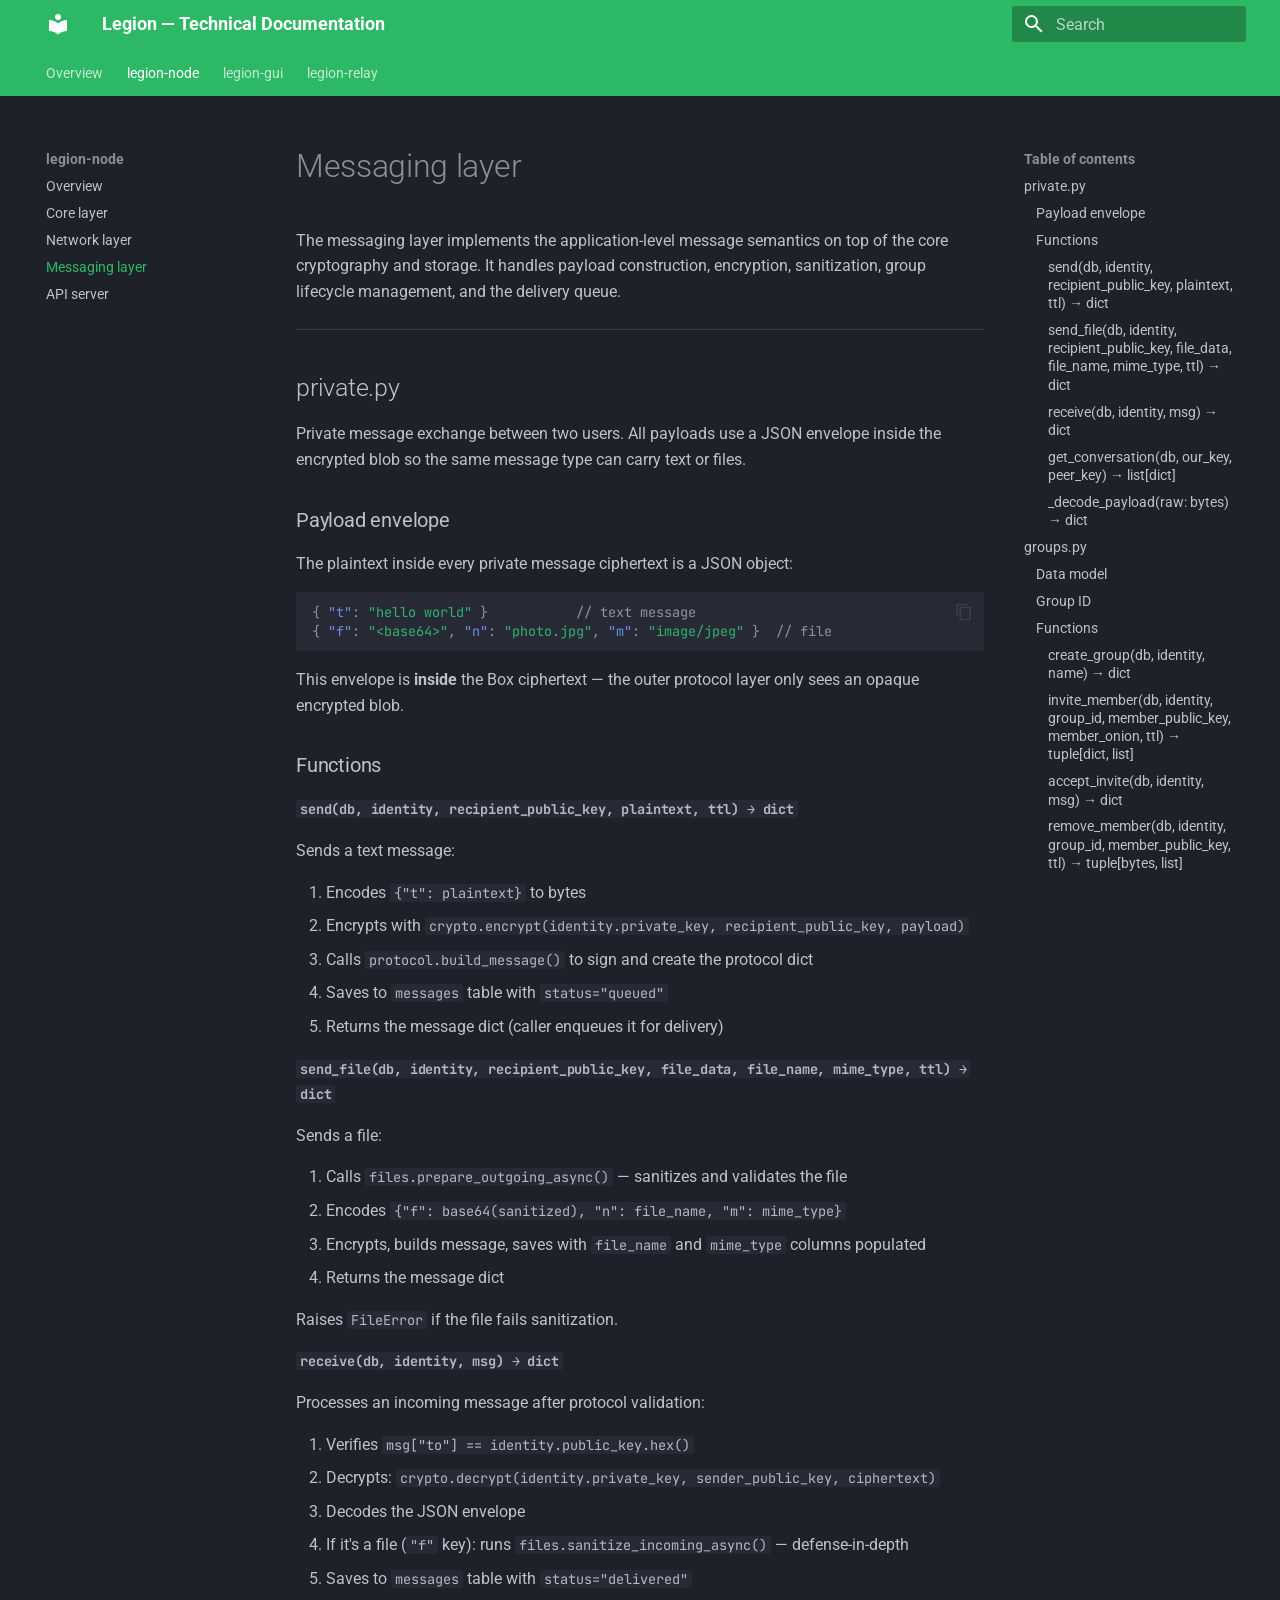
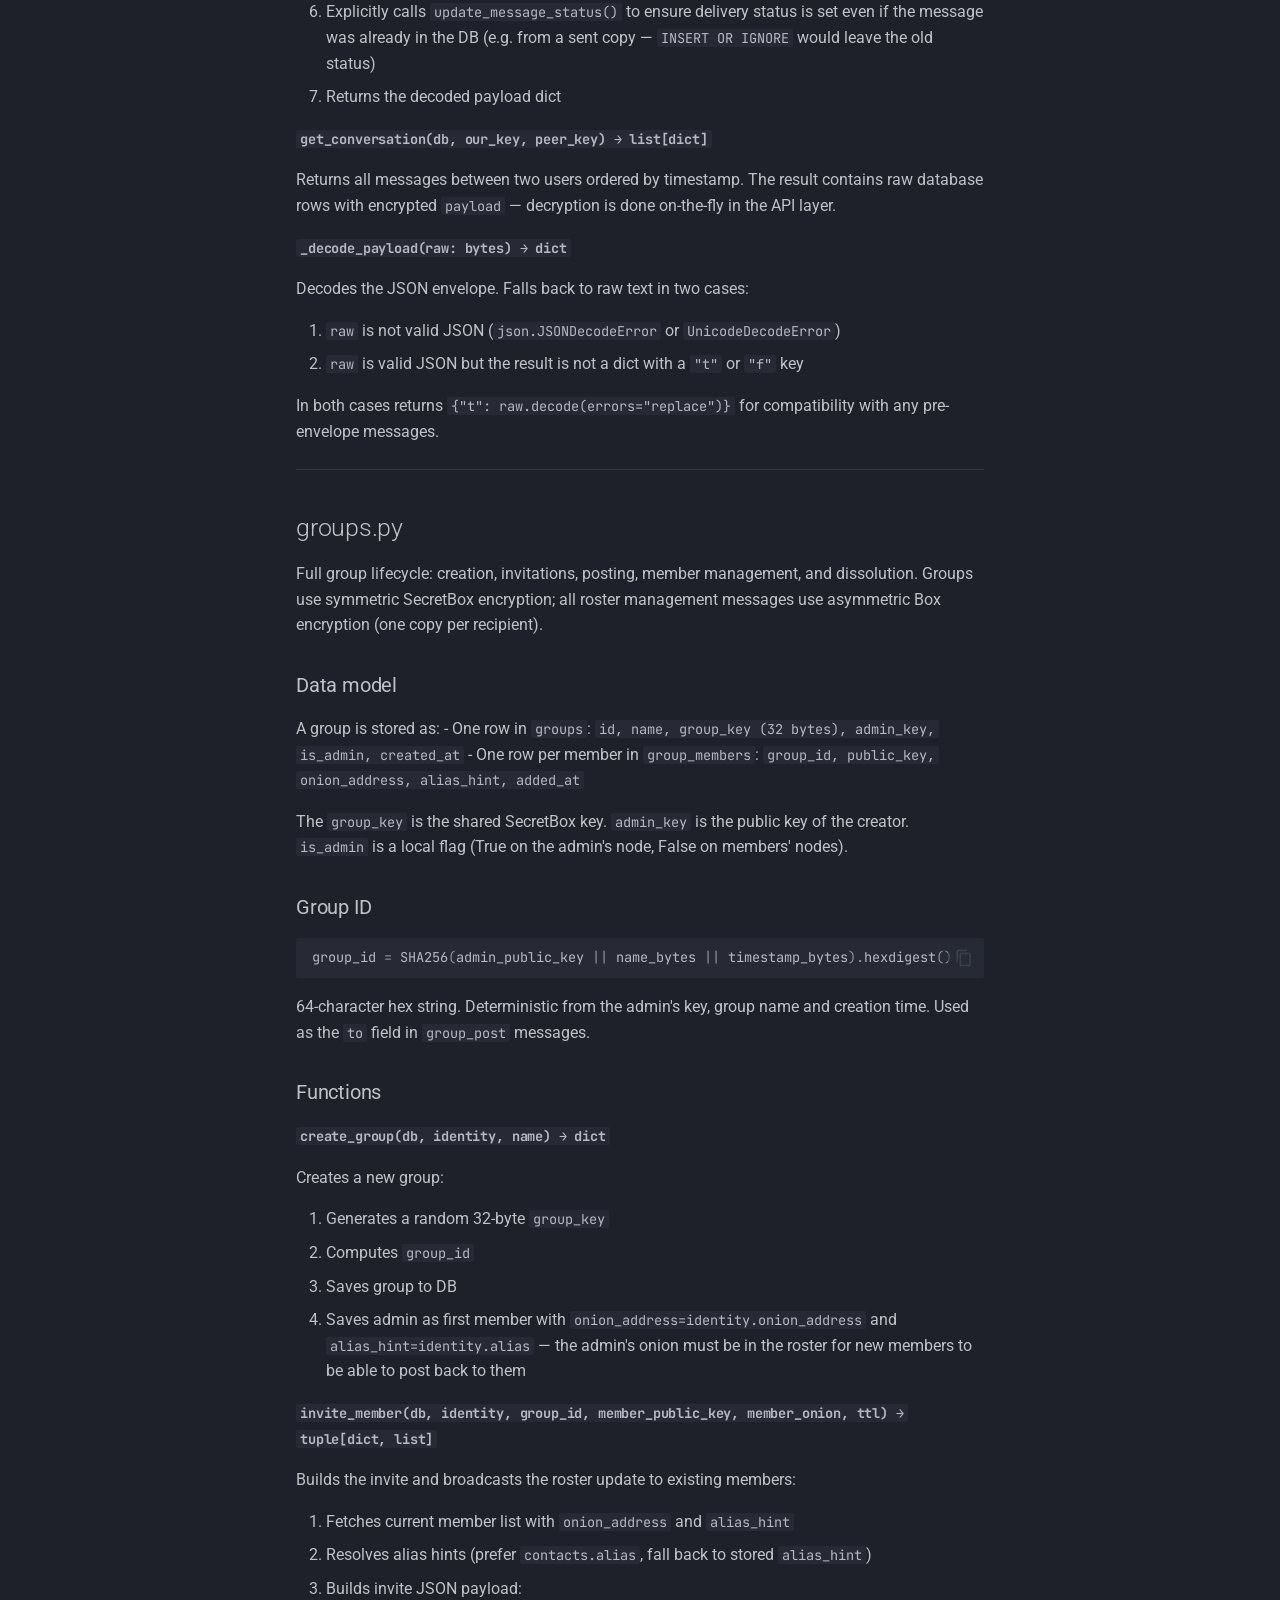
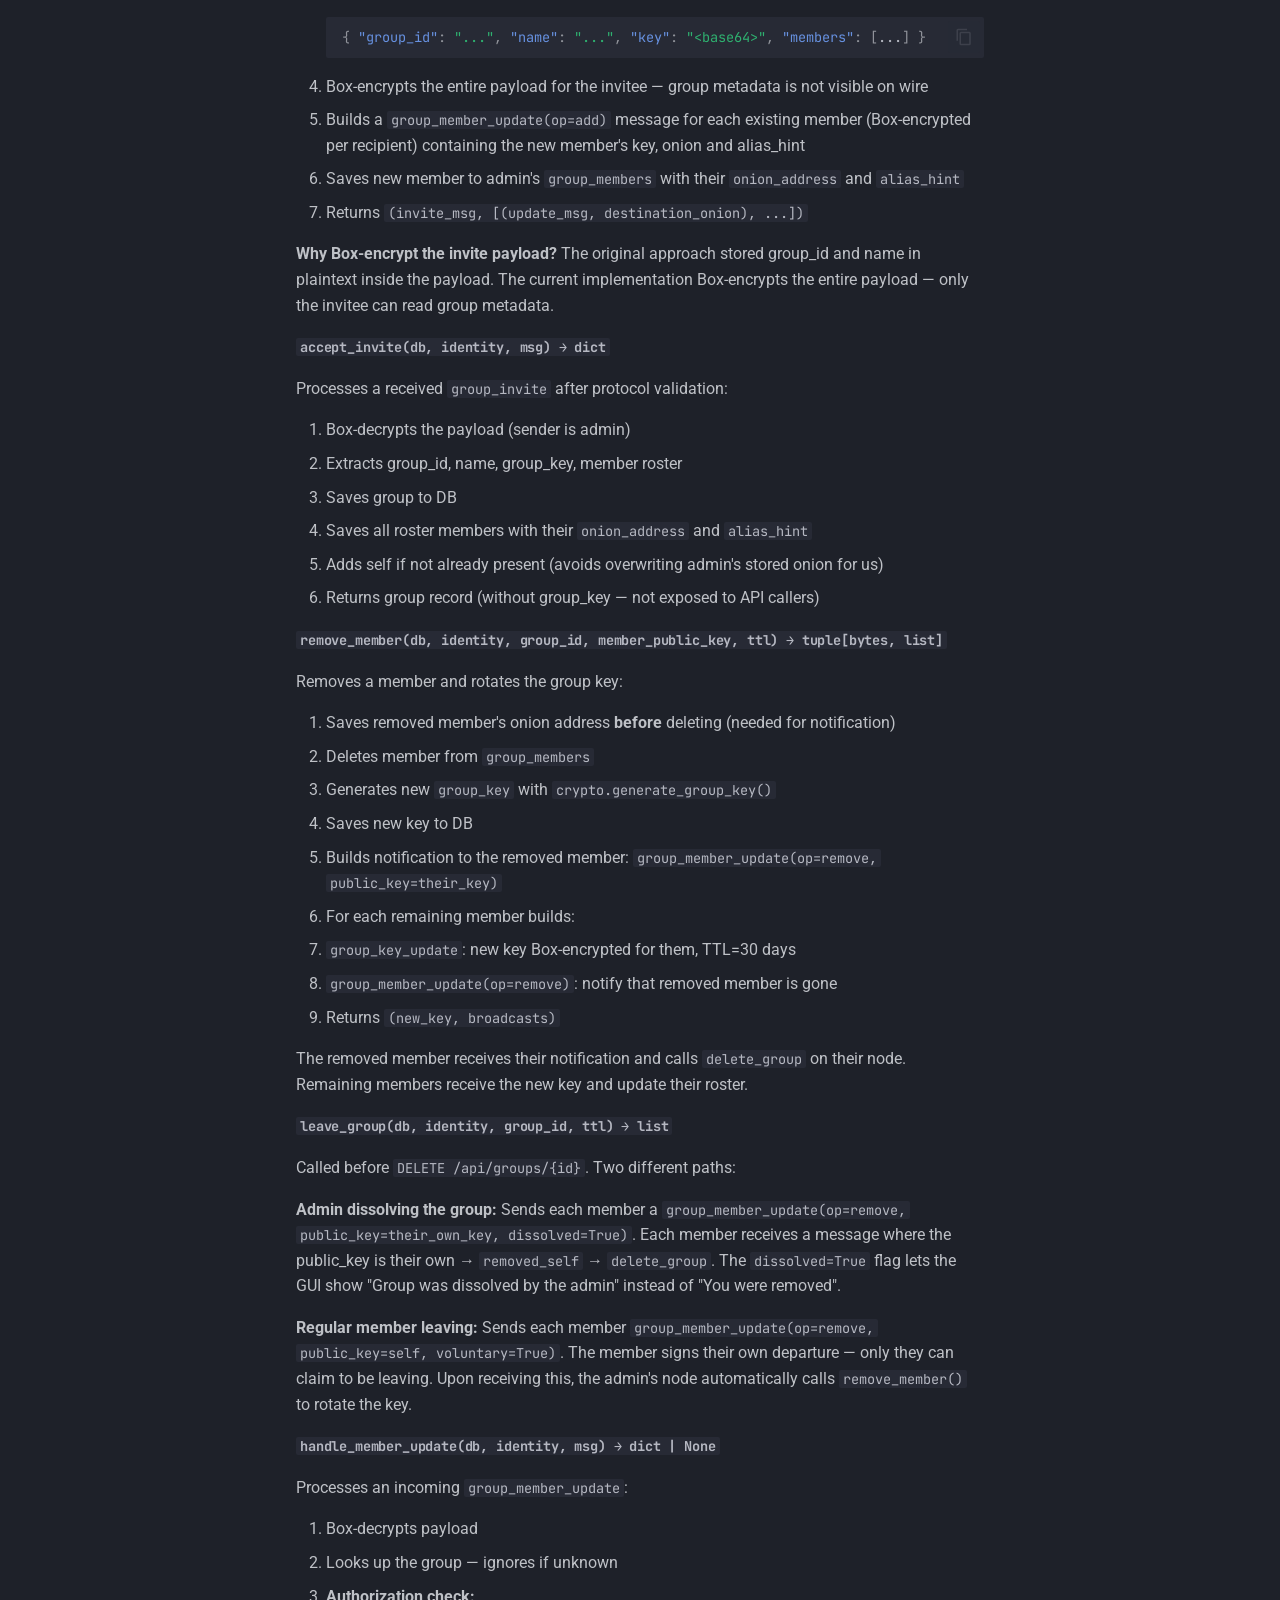
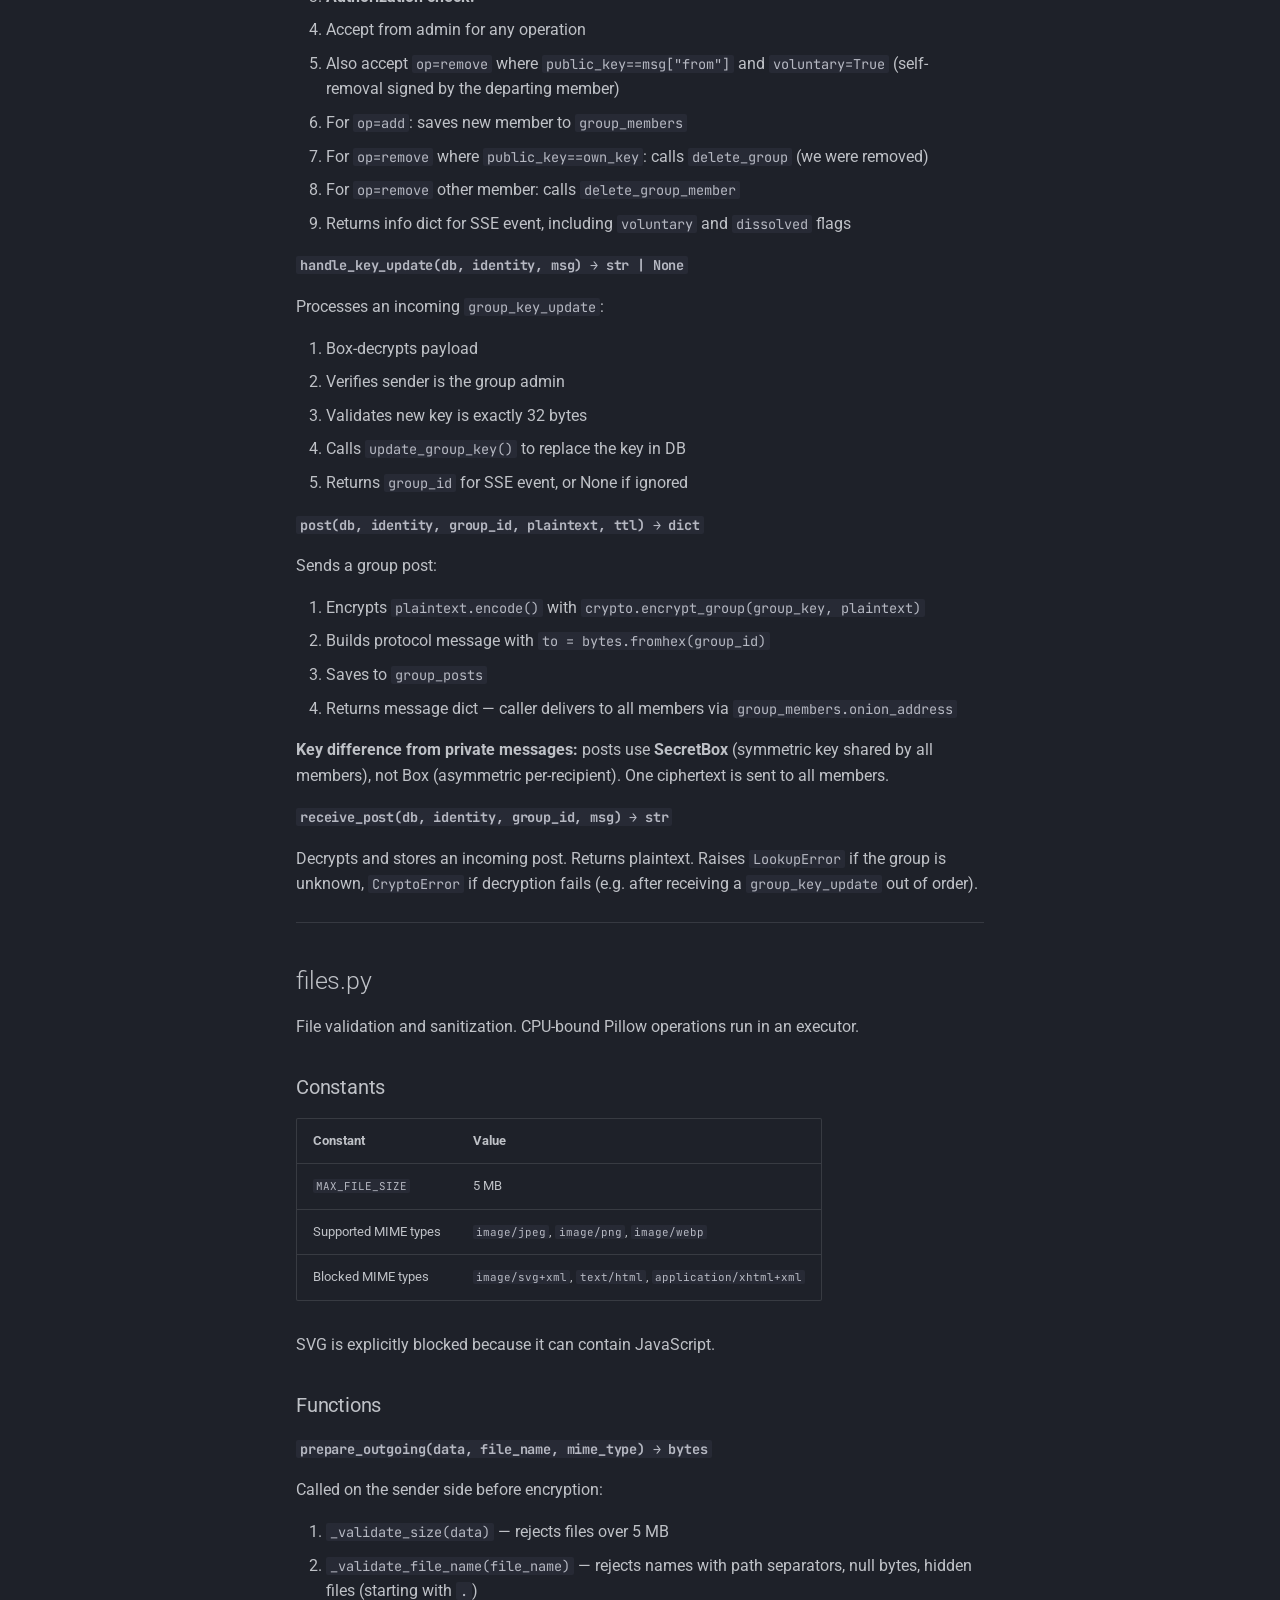
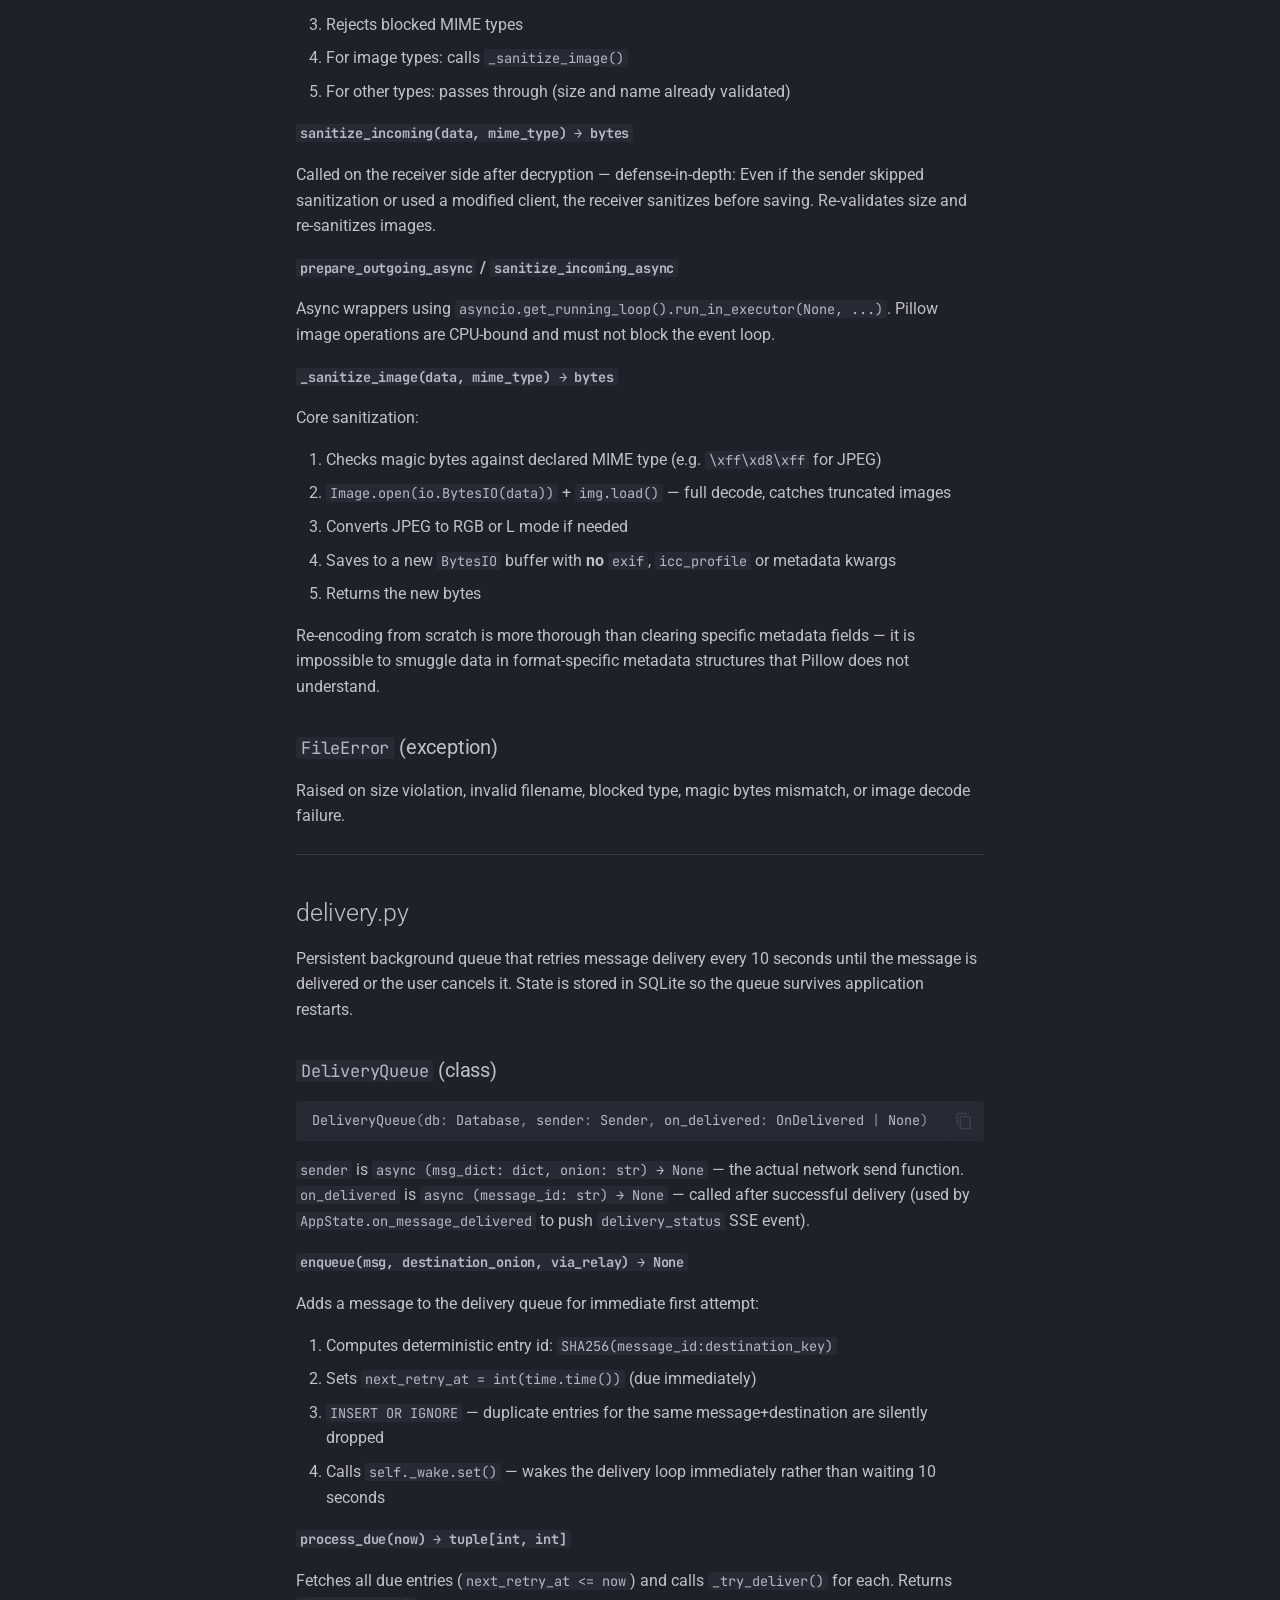
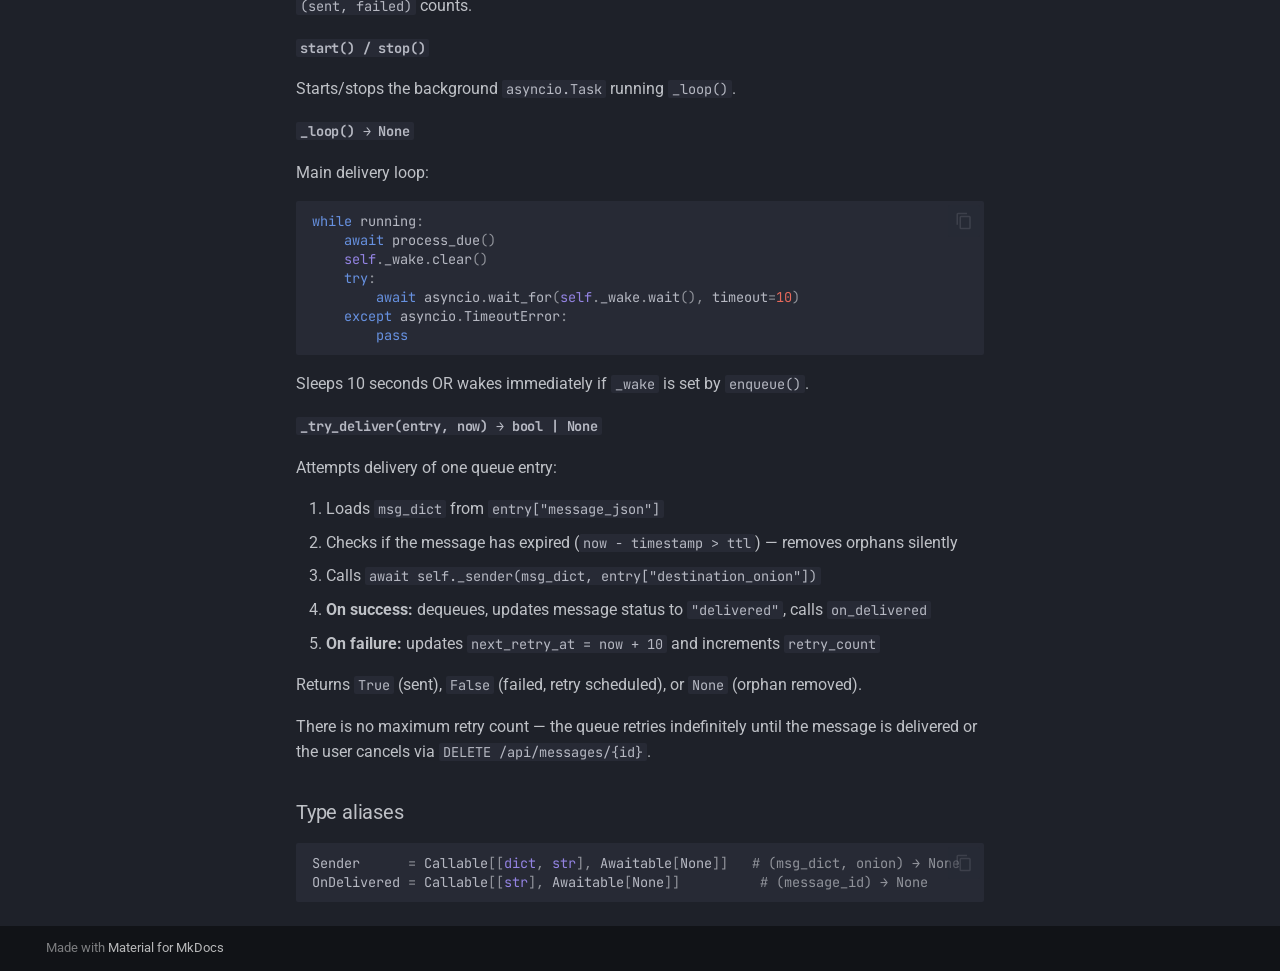
<file: site/node/messaging/index.html>
<!doctype html>
<html lang="en" class="no-js">
  <head>
    
      <meta charset="utf-8">
      <meta name="viewport" content="width=device-width,initial-scale=1">
      
        <meta name="description" content="Technical reference for the Legion decentralized messaging platform">
      
      
        <meta name="author" content="n3ur0-f4ll">
      
      
      
        <link rel="prev" href="../network/">
      
      
        <link rel="next" href="../api/">
      
      
        
      
      
      <link rel="icon" href="../../assets/images/favicon.png">
      <meta name="generator" content="mkdocs-1.6.1, mkdocs-material-9.7.6">
    
    
      
        <title>Messaging layer - Legion — Technical Documentation</title>
      
    
    
      <link rel="stylesheet" href="../../assets/stylesheets/main.484c7ddc.min.css">
      
        
        <link rel="stylesheet" href="../../assets/stylesheets/palette.ab4e12ef.min.css">
      
      


    
    
      
    
    
      
        
        
        <link rel="preconnect" href="https://fonts.gstatic.com" crossorigin>
        <link rel="stylesheet" href="https://fonts.googleapis.com/css?family=Roboto:300,300i,400,400i,700,700i%7CJetBrains+Mono:400,400i,700,700i&display=fallback">
        <style>:root{--md-text-font:"Roboto";--md-code-font:"JetBrains Mono"}</style>
      
    
    
      <link rel="stylesheet" href="../../stylesheets/extra.css">
    
    <script>__md_scope=new URL("../..",location),__md_hash=e=>[...e].reduce(((e,_)=>(e<<5)-e+_.charCodeAt(0)),0),__md_get=(e,_=localStorage,t=__md_scope)=>JSON.parse(_.getItem(t.pathname+"."+e)),__md_set=(e,_,t=localStorage,a=__md_scope)=>{try{t.setItem(a.pathname+"."+e,JSON.stringify(_))}catch(e){}}</script>
    
      

    
    
  </head>
  
  
    
    
      
    
    
    
    
    <body dir="ltr" data-md-color-scheme="slate" data-md-color-primary="custom" data-md-color-accent="custom">
  
    
    <input class="md-toggle" data-md-toggle="drawer" type="checkbox" id="__drawer" autocomplete="off">
    <input class="md-toggle" data-md-toggle="search" type="checkbox" id="__search" autocomplete="off">
    <label class="md-overlay" for="__drawer"></label>
    <div data-md-component="skip">
      
        
        <a href="#messaging-layer" class="md-skip">
          Skip to content
        </a>
      
    </div>
    <div data-md-component="announce">
      
    </div>
    
    
      

<header class="md-header" data-md-component="header">
  <nav class="md-header__inner md-grid" aria-label="Header">
    <a href="../.." title="Legion — Technical Documentation" class="md-header__button md-logo" aria-label="Legion — Technical Documentation" data-md-component="logo">
      
  
  <svg xmlns="http://www.w3.org/2000/svg" viewBox="0 0 24 24"><path d="M12 8a3 3 0 0 0 3-3 3 3 0 0 0-3-3 3 3 0 0 0-3 3 3 3 0 0 0 3 3m0 3.54C9.64 9.35 6.5 8 3 8v11c3.5 0 6.64 1.35 9 3.54 2.36-2.19 5.5-3.54 9-3.54V8c-3.5 0-6.64 1.35-9 3.54"/></svg>

    </a>
    <label class="md-header__button md-icon" for="__drawer">
      
      <svg xmlns="http://www.w3.org/2000/svg" viewBox="0 0 24 24"><path d="M3 6h18v2H3zm0 5h18v2H3zm0 5h18v2H3z"/></svg>
    </label>
    <div class="md-header__title" data-md-component="header-title">
      <div class="md-header__ellipsis">
        <div class="md-header__topic">
          <span class="md-ellipsis">
            Legion — Technical Documentation
          </span>
        </div>
        <div class="md-header__topic" data-md-component="header-topic">
          <span class="md-ellipsis">
            
              Messaging layer
            
          </span>
        </div>
      </div>
    </div>
    
      
        <form class="md-header__option" data-md-component="palette">
  
    
    
    
    <input class="md-option" data-md-color-media="" data-md-color-scheme="slate" data-md-color-primary="custom" data-md-color-accent="custom"  aria-hidden="true"  type="radio" name="__palette" id="__palette_0">
    
  
</form>
      
    
    
      <script>var palette=__md_get("__palette");if(palette&&palette.color){if("(prefers-color-scheme)"===palette.color.media){var media=matchMedia("(prefers-color-scheme: light)"),input=document.querySelector(media.matches?"[data-md-color-media='(prefers-color-scheme: light)']":"[data-md-color-media='(prefers-color-scheme: dark)']");palette.color.media=input.getAttribute("data-md-color-media"),palette.color.scheme=input.getAttribute("data-md-color-scheme"),palette.color.primary=input.getAttribute("data-md-color-primary"),palette.color.accent=input.getAttribute("data-md-color-accent")}for(var[key,value]of Object.entries(palette.color))document.body.setAttribute("data-md-color-"+key,value)}</script>
    
    
    
      
      
        <label class="md-header__button md-icon" for="__search">
          
          <svg xmlns="http://www.w3.org/2000/svg" viewBox="0 0 24 24"><path d="M9.5 3A6.5 6.5 0 0 1 16 9.5c0 1.61-.59 3.09-1.56 4.23l.27.27h.79l5 5-1.5 1.5-5-5v-.79l-.27-.27A6.52 6.52 0 0 1 9.5 16 6.5 6.5 0 0 1 3 9.5 6.5 6.5 0 0 1 9.5 3m0 2C7 5 5 7 5 9.5S7 14 9.5 14 14 12 14 9.5 12 5 9.5 5"/></svg>
        </label>
        <div class="md-search" data-md-component="search" role="dialog">
  <label class="md-search__overlay" for="__search"></label>
  <div class="md-search__inner" role="search">
    <form class="md-search__form" name="search">
      <input type="text" class="md-search__input" name="query" aria-label="Search" placeholder="Search" autocapitalize="off" autocorrect="off" autocomplete="off" spellcheck="false" data-md-component="search-query" required>
      <label class="md-search__icon md-icon" for="__search">
        
        <svg xmlns="http://www.w3.org/2000/svg" viewBox="0 0 24 24"><path d="M9.5 3A6.5 6.5 0 0 1 16 9.5c0 1.61-.59 3.09-1.56 4.23l.27.27h.79l5 5-1.5 1.5-5-5v-.79l-.27-.27A6.52 6.52 0 0 1 9.5 16 6.5 6.5 0 0 1 3 9.5 6.5 6.5 0 0 1 9.5 3m0 2C7 5 5 7 5 9.5S7 14 9.5 14 14 12 14 9.5 12 5 9.5 5"/></svg>
        
        <svg xmlns="http://www.w3.org/2000/svg" viewBox="0 0 24 24"><path d="M20 11v2H8l5.5 5.5-1.42 1.42L4.16 12l7.92-7.92L13.5 5.5 8 11z"/></svg>
      </label>
      <nav class="md-search__options" aria-label="Search">
        
          <a href="javascript:void(0)" class="md-search__icon md-icon" title="Share" aria-label="Share" data-clipboard data-clipboard-text="" data-md-component="search-share" tabindex="-1">
            
            <svg xmlns="http://www.w3.org/2000/svg" viewBox="0 0 24 24"><path d="M18 16.08c-.76 0-1.44.3-1.96.77L8.91 12.7c.05-.23.09-.46.09-.7s-.04-.47-.09-.7l7.05-4.11c.54.5 1.25.81 2.04.81a3 3 0 0 0 3-3 3 3 0 0 0-3-3 3 3 0 0 0-3 3c0 .24.04.47.09.7L8.04 9.81C7.5 9.31 6.79 9 6 9a3 3 0 0 0-3 3 3 3 0 0 0 3 3c.79 0 1.5-.31 2.04-.81l7.12 4.15c-.05.21-.08.43-.08.66 0 1.61 1.31 2.91 2.92 2.91s2.92-1.3 2.92-2.91A2.92 2.92 0 0 0 18 16.08"/></svg>
          </a>
        
        <button type="reset" class="md-search__icon md-icon" title="Clear" aria-label="Clear" tabindex="-1">
          
          <svg xmlns="http://www.w3.org/2000/svg" viewBox="0 0 24 24"><path d="M19 6.41 17.59 5 12 10.59 6.41 5 5 6.41 10.59 12 5 17.59 6.41 19 12 13.41 17.59 19 19 17.59 13.41 12z"/></svg>
        </button>
      </nav>
      
    </form>
    <div class="md-search__output">
      <div class="md-search__scrollwrap" tabindex="0" data-md-scrollfix>
        <div class="md-search-result" data-md-component="search-result">
          <div class="md-search-result__meta">
            Initializing search
          </div>
          <ol class="md-search-result__list" role="presentation"></ol>
        </div>
      </div>
    </div>
  </div>
</div>
      
    
    
  </nav>
  
</header>
    
    <div class="md-container" data-md-component="container">
      
      
        
          
            
<nav class="md-tabs" aria-label="Tabs" data-md-component="tabs">
  <div class="md-grid">
    <ul class="md-tabs__list">
      
        
  
  
  
  
    <li class="md-tabs__item">
      <a href="../.." class="md-tabs__link">
        
  
  
    
  
  Overview

      </a>
    </li>
  

      
        
  
  
  
    
  
  
    
    
      <li class="md-tabs__item md-tabs__item--active">
        <a href="../overview/" class="md-tabs__link">
          
  
  
  legion-node

        </a>
      </li>
    
  

      
        
  
  
  
  
    
    
      <li class="md-tabs__item">
        <a href="../../gui/overview/" class="md-tabs__link">
          
  
  
  legion-gui

        </a>
      </li>
    
  

      
        
  
  
  
  
    
    
      <li class="md-tabs__item">
        <a href="../../relay/overview/" class="md-tabs__link">
          
  
  
  legion-relay

        </a>
      </li>
    
  

      
    </ul>
  </div>
</nav>
          
        
      
      <main class="md-main" data-md-component="main">
        <div class="md-main__inner md-grid">
          
            
              
              <div class="md-sidebar md-sidebar--primary" data-md-component="sidebar" data-md-type="navigation" >
                <div class="md-sidebar__scrollwrap">
                  <div class="md-sidebar__inner">
                    


  


<nav class="md-nav md-nav--primary md-nav--lifted" aria-label="Navigation" data-md-level="0">
  <label class="md-nav__title" for="__drawer">
    <a href="../.." title="Legion — Technical Documentation" class="md-nav__button md-logo" aria-label="Legion — Technical Documentation" data-md-component="logo">
      
  
  <svg xmlns="http://www.w3.org/2000/svg" viewBox="0 0 24 24"><path d="M12 8a3 3 0 0 0 3-3 3 3 0 0 0-3-3 3 3 0 0 0-3 3 3 3 0 0 0 3 3m0 3.54C9.64 9.35 6.5 8 3 8v11c3.5 0 6.64 1.35 9 3.54 2.36-2.19 5.5-3.54 9-3.54V8c-3.5 0-6.64 1.35-9 3.54"/></svg>

    </a>
    Legion — Technical Documentation
  </label>
  
  <ul class="md-nav__list" data-md-scrollfix>
    
      
      
  
  
  
  
    <li class="md-nav__item">
      <a href="../.." class="md-nav__link">
        
  
  
  <span class="md-ellipsis">
    
  
    Overview
  

    
  </span>
  
  

      </a>
    </li>
  

    
      
      
  
  
    
  
  
  
    
    
    
    
      
        
        
      
      
        
      
    
    
    <li class="md-nav__item md-nav__item--active md-nav__item--section md-nav__item--nested">
      
        
        
        <input class="md-nav__toggle md-toggle " type="checkbox" id="__nav_2" checked>
        
          
          <label class="md-nav__link" for="__nav_2" id="__nav_2_label" tabindex="">
            
  
  
  <span class="md-ellipsis">
    
  
    legion-node
  

    
  </span>
  
  

            <span class="md-nav__icon md-icon"></span>
          </label>
        
        <nav class="md-nav" data-md-level="1" aria-labelledby="__nav_2_label" aria-expanded="true">
          <label class="md-nav__title" for="__nav_2">
            <span class="md-nav__icon md-icon"></span>
            
  
    legion-node
  

          </label>
          <ul class="md-nav__list" data-md-scrollfix>
            
              
                
  
  
  
  
    <li class="md-nav__item">
      <a href="../overview/" class="md-nav__link">
        
  
  
  <span class="md-ellipsis">
    
  
    Overview
  

    
  </span>
  
  

      </a>
    </li>
  

              
            
              
                
  
  
  
  
    <li class="md-nav__item">
      <a href="../core/" class="md-nav__link">
        
  
  
  <span class="md-ellipsis">
    
  
    Core layer
  

    
  </span>
  
  

      </a>
    </li>
  

              
            
              
                
  
  
  
  
    <li class="md-nav__item">
      <a href="../network/" class="md-nav__link">
        
  
  
  <span class="md-ellipsis">
    
  
    Network layer
  

    
  </span>
  
  

      </a>
    </li>
  

              
            
              
                
  
  
    
  
  
  
    <li class="md-nav__item md-nav__item--active">
      
      <input class="md-nav__toggle md-toggle" type="checkbox" id="__toc">
      
      
        
      
      
        <label class="md-nav__link md-nav__link--active" for="__toc">
          
  
  
  <span class="md-ellipsis">
    
  
    Messaging layer
  

    
  </span>
  
  

          <span class="md-nav__icon md-icon"></span>
        </label>
      
      <a href="./" class="md-nav__link md-nav__link--active">
        
  
  
  <span class="md-ellipsis">
    
  
    Messaging layer
  

    
  </span>
  
  

      </a>
      
        

<nav class="md-nav md-nav--secondary" aria-label="Table of contents">
  
  
  
    
  
  
    <label class="md-nav__title" for="__toc">
      <span class="md-nav__icon md-icon"></span>
      Table of contents
    </label>
    <ul class="md-nav__list" data-md-component="toc" data-md-scrollfix>
      
        <li class="md-nav__item">
  <a href="#privatepy" class="md-nav__link">
    <span class="md-ellipsis">
      
        private.py
      
    </span>
  </a>
  
    <nav class="md-nav" aria-label="private.py">
      <ul class="md-nav__list">
        
          <li class="md-nav__item">
  <a href="#payload-envelope" class="md-nav__link">
    <span class="md-ellipsis">
      
        Payload envelope
      
    </span>
  </a>
  
</li>
        
          <li class="md-nav__item">
  <a href="#functions" class="md-nav__link">
    <span class="md-ellipsis">
      
        Functions
      
    </span>
  </a>
  
    <nav class="md-nav" aria-label="Functions">
      <ul class="md-nav__list">
        
          <li class="md-nav__item">
  <a href="#senddb-identity-recipient_public_key-plaintext-ttl-dict" class="md-nav__link">
    <span class="md-ellipsis">
      
        send(db, identity, recipient_public_key, plaintext, ttl) → dict
      
    </span>
  </a>
  
</li>
        
          <li class="md-nav__item">
  <a href="#send_filedb-identity-recipient_public_key-file_data-file_name-mime_type-ttl-dict" class="md-nav__link">
    <span class="md-ellipsis">
      
        send_file(db, identity, recipient_public_key, file_data, file_name, mime_type, ttl) → dict
      
    </span>
  </a>
  
</li>
        
          <li class="md-nav__item">
  <a href="#receivedb-identity-msg-dict" class="md-nav__link">
    <span class="md-ellipsis">
      
        receive(db, identity, msg) → dict
      
    </span>
  </a>
  
</li>
        
          <li class="md-nav__item">
  <a href="#get_conversationdb-our_key-peer_key-listdict" class="md-nav__link">
    <span class="md-ellipsis">
      
        get_conversation(db, our_key, peer_key) → list[dict]
      
    </span>
  </a>
  
</li>
        
          <li class="md-nav__item">
  <a href="#_decode_payloadraw-bytes-dict" class="md-nav__link">
    <span class="md-ellipsis">
      
        _decode_payload(raw: bytes) → dict
      
    </span>
  </a>
  
</li>
        
      </ul>
    </nav>
  
</li>
        
      </ul>
    </nav>
  
</li>
      
        <li class="md-nav__item">
  <a href="#groupspy" class="md-nav__link">
    <span class="md-ellipsis">
      
        groups.py
      
    </span>
  </a>
  
    <nav class="md-nav" aria-label="groups.py">
      <ul class="md-nav__list">
        
          <li class="md-nav__item">
  <a href="#data-model" class="md-nav__link">
    <span class="md-ellipsis">
      
        Data model
      
    </span>
  </a>
  
</li>
        
          <li class="md-nav__item">
  <a href="#group-id" class="md-nav__link">
    <span class="md-ellipsis">
      
        Group ID
      
    </span>
  </a>
  
</li>
        
          <li class="md-nav__item">
  <a href="#functions_1" class="md-nav__link">
    <span class="md-ellipsis">
      
        Functions
      
    </span>
  </a>
  
    <nav class="md-nav" aria-label="Functions">
      <ul class="md-nav__list">
        
          <li class="md-nav__item">
  <a href="#create_groupdb-identity-name-dict" class="md-nav__link">
    <span class="md-ellipsis">
      
        create_group(db, identity, name) → dict
      
    </span>
  </a>
  
</li>
        
          <li class="md-nav__item">
  <a href="#invite_memberdb-identity-group_id-member_public_key-member_onion-ttl-tupledict-list" class="md-nav__link">
    <span class="md-ellipsis">
      
        invite_member(db, identity, group_id, member_public_key, member_onion, ttl) → tuple[dict, list]
      
    </span>
  </a>
  
</li>
        
          <li class="md-nav__item">
  <a href="#accept_invitedb-identity-msg-dict" class="md-nav__link">
    <span class="md-ellipsis">
      
        accept_invite(db, identity, msg) → dict
      
    </span>
  </a>
  
</li>
        
          <li class="md-nav__item">
  <a href="#remove_memberdb-identity-group_id-member_public_key-ttl-tuplebytes-list" class="md-nav__link">
    <span class="md-ellipsis">
      
        remove_member(db, identity, group_id, member_public_key, ttl) → tuple[bytes, list]
      
    </span>
  </a>
  
</li>
        
          <li class="md-nav__item">
  <a href="#leave_groupdb-identity-group_id-ttl-list" class="md-nav__link">
    <span class="md-ellipsis">
      
        leave_group(db, identity, group_id, ttl) → list
      
    </span>
  </a>
  
</li>
        
          <li class="md-nav__item">
  <a href="#handle_member_updatedb-identity-msg-dict-none" class="md-nav__link">
    <span class="md-ellipsis">
      
        handle_member_update(db, identity, msg) → dict | None
      
    </span>
  </a>
  
</li>
        
          <li class="md-nav__item">
  <a href="#handle_key_updatedb-identity-msg-str-none" class="md-nav__link">
    <span class="md-ellipsis">
      
        handle_key_update(db, identity, msg) → str | None
      
    </span>
  </a>
  
</li>
        
          <li class="md-nav__item">
  <a href="#postdb-identity-group_id-plaintext-ttl-dict" class="md-nav__link">
    <span class="md-ellipsis">
      
        post(db, identity, group_id, plaintext, ttl) → dict
      
    </span>
  </a>
  
</li>
        
          <li class="md-nav__item">
  <a href="#receive_postdb-identity-group_id-msg-str" class="md-nav__link">
    <span class="md-ellipsis">
      
        receive_post(db, identity, group_id, msg) → str
      
    </span>
  </a>
  
</li>
        
      </ul>
    </nav>
  
</li>
        
      </ul>
    </nav>
  
</li>
      
        <li class="md-nav__item">
  <a href="#filespy" class="md-nav__link">
    <span class="md-ellipsis">
      
        files.py
      
    </span>
  </a>
  
    <nav class="md-nav" aria-label="files.py">
      <ul class="md-nav__list">
        
          <li class="md-nav__item">
  <a href="#constants" class="md-nav__link">
    <span class="md-ellipsis">
      
        Constants
      
    </span>
  </a>
  
</li>
        
          <li class="md-nav__item">
  <a href="#functions_2" class="md-nav__link">
    <span class="md-ellipsis">
      
        Functions
      
    </span>
  </a>
  
    <nav class="md-nav" aria-label="Functions">
      <ul class="md-nav__list">
        
          <li class="md-nav__item">
  <a href="#prepare_outgoingdata-file_name-mime_type-bytes" class="md-nav__link">
    <span class="md-ellipsis">
      
        prepare_outgoing(data, file_name, mime_type) → bytes
      
    </span>
  </a>
  
</li>
        
          <li class="md-nav__item">
  <a href="#sanitize_incomingdata-mime_type-bytes" class="md-nav__link">
    <span class="md-ellipsis">
      
        sanitize_incoming(data, mime_type) → bytes
      
    </span>
  </a>
  
</li>
        
          <li class="md-nav__item">
  <a href="#prepare_outgoing_async-sanitize_incoming_async" class="md-nav__link">
    <span class="md-ellipsis">
      
        prepare_outgoing_async / sanitize_incoming_async
      
    </span>
  </a>
  
</li>
        
          <li class="md-nav__item">
  <a href="#_sanitize_imagedata-mime_type-bytes" class="md-nav__link">
    <span class="md-ellipsis">
      
        _sanitize_image(data, mime_type) → bytes
      
    </span>
  </a>
  
</li>
        
      </ul>
    </nav>
  
</li>
        
          <li class="md-nav__item">
  <a href="#fileerror-exception" class="md-nav__link">
    <span class="md-ellipsis">
      
        FileError (exception)
      
    </span>
  </a>
  
</li>
        
      </ul>
    </nav>
  
</li>
      
        <li class="md-nav__item">
  <a href="#deliverypy" class="md-nav__link">
    <span class="md-ellipsis">
      
        delivery.py
      
    </span>
  </a>
  
    <nav class="md-nav" aria-label="delivery.py">
      <ul class="md-nav__list">
        
          <li class="md-nav__item">
  <a href="#deliveryqueue-class" class="md-nav__link">
    <span class="md-ellipsis">
      
        DeliveryQueue (class)
      
    </span>
  </a>
  
    <nav class="md-nav" aria-label="DeliveryQueue (class)">
      <ul class="md-nav__list">
        
          <li class="md-nav__item">
  <a href="#enqueuemsg-destination_onion-via_relay-none" class="md-nav__link">
    <span class="md-ellipsis">
      
        enqueue(msg, destination_onion, via_relay) → None
      
    </span>
  </a>
  
</li>
        
          <li class="md-nav__item">
  <a href="#process_duenow-tupleint-int" class="md-nav__link">
    <span class="md-ellipsis">
      
        process_due(now) → tuple[int, int]
      
    </span>
  </a>
  
</li>
        
          <li class="md-nav__item">
  <a href="#start-stop" class="md-nav__link">
    <span class="md-ellipsis">
      
        start() / stop()
      
    </span>
  </a>
  
</li>
        
          <li class="md-nav__item">
  <a href="#_loop-none" class="md-nav__link">
    <span class="md-ellipsis">
      
        _loop() → None
      
    </span>
  </a>
  
</li>
        
          <li class="md-nav__item">
  <a href="#_try_deliverentry-now-bool-none" class="md-nav__link">
    <span class="md-ellipsis">
      
        _try_deliver(entry, now) → bool | None
      
    </span>
  </a>
  
</li>
        
      </ul>
    </nav>
  
</li>
        
          <li class="md-nav__item">
  <a href="#type-aliases" class="md-nav__link">
    <span class="md-ellipsis">
      
        Type aliases
      
    </span>
  </a>
  
</li>
        
      </ul>
    </nav>
  
</li>
      
    </ul>
  
</nav>
      
    </li>
  

              
            
              
                
  
  
  
  
    <li class="md-nav__item">
      <a href="../api/" class="md-nav__link">
        
  
  
  <span class="md-ellipsis">
    
  
    API server
  

    
  </span>
  
  

      </a>
    </li>
  

              
            
          </ul>
        </nav>
      
    </li>
  

    
      
      
  
  
  
  
    
    
    
    
      
      
        
      
    
    
    <li class="md-nav__item md-nav__item--nested">
      
        
        
          
        
        <input class="md-nav__toggle md-toggle md-toggle--indeterminate" type="checkbox" id="__nav_3" >
        
          
          <label class="md-nav__link" for="__nav_3" id="__nav_3_label" tabindex="0">
            
  
  
  <span class="md-ellipsis">
    
  
    legion-gui
  

    
  </span>
  
  

            <span class="md-nav__icon md-icon"></span>
          </label>
        
        <nav class="md-nav" data-md-level="1" aria-labelledby="__nav_3_label" aria-expanded="false">
          <label class="md-nav__title" for="__nav_3">
            <span class="md-nav__icon md-icon"></span>
            
  
    legion-gui
  

          </label>
          <ul class="md-nav__list" data-md-scrollfix>
            
              
                
  
  
  
  
    <li class="md-nav__item">
      <a href="../../gui/overview/" class="md-nav__link">
        
  
  
  <span class="md-ellipsis">
    
  
    Overview
  

    
  </span>
  
  

      </a>
    </li>
  

              
            
          </ul>
        </nav>
      
    </li>
  

    
      
      
  
  
  
  
    
    
    
    
      
      
        
      
    
    
    <li class="md-nav__item md-nav__item--nested">
      
        
        
          
        
        <input class="md-nav__toggle md-toggle md-toggle--indeterminate" type="checkbox" id="__nav_4" >
        
          
          <label class="md-nav__link" for="__nav_4" id="__nav_4_label" tabindex="0">
            
  
  
  <span class="md-ellipsis">
    
  
    legion-relay
  

    
  </span>
  
  

            <span class="md-nav__icon md-icon"></span>
          </label>
        
        <nav class="md-nav" data-md-level="1" aria-labelledby="__nav_4_label" aria-expanded="false">
          <label class="md-nav__title" for="__nav_4">
            <span class="md-nav__icon md-icon"></span>
            
  
    legion-relay
  

          </label>
          <ul class="md-nav__list" data-md-scrollfix>
            
              
                
  
  
  
  
    <li class="md-nav__item">
      <a href="../../relay/overview/" class="md-nav__link">
        
  
  
  <span class="md-ellipsis">
    
  
    Overview
  

    
  </span>
  
  

      </a>
    </li>
  

              
            
          </ul>
        </nav>
      
    </li>
  

    
  </ul>
</nav>
                  </div>
                </div>
              </div>
            
            
              
              <div class="md-sidebar md-sidebar--secondary" data-md-component="sidebar" data-md-type="toc" >
                <div class="md-sidebar__scrollwrap">
                  <div class="md-sidebar__inner">
                    

<nav class="md-nav md-nav--secondary" aria-label="Table of contents">
  
  
  
    
  
  
    <label class="md-nav__title" for="__toc">
      <span class="md-nav__icon md-icon"></span>
      Table of contents
    </label>
    <ul class="md-nav__list" data-md-component="toc" data-md-scrollfix>
      
        <li class="md-nav__item">
  <a href="#privatepy" class="md-nav__link">
    <span class="md-ellipsis">
      
        private.py
      
    </span>
  </a>
  
    <nav class="md-nav" aria-label="private.py">
      <ul class="md-nav__list">
        
          <li class="md-nav__item">
  <a href="#payload-envelope" class="md-nav__link">
    <span class="md-ellipsis">
      
        Payload envelope
      
    </span>
  </a>
  
</li>
        
          <li class="md-nav__item">
  <a href="#functions" class="md-nav__link">
    <span class="md-ellipsis">
      
        Functions
      
    </span>
  </a>
  
    <nav class="md-nav" aria-label="Functions">
      <ul class="md-nav__list">
        
          <li class="md-nav__item">
  <a href="#senddb-identity-recipient_public_key-plaintext-ttl-dict" class="md-nav__link">
    <span class="md-ellipsis">
      
        send(db, identity, recipient_public_key, plaintext, ttl) → dict
      
    </span>
  </a>
  
</li>
        
          <li class="md-nav__item">
  <a href="#send_filedb-identity-recipient_public_key-file_data-file_name-mime_type-ttl-dict" class="md-nav__link">
    <span class="md-ellipsis">
      
        send_file(db, identity, recipient_public_key, file_data, file_name, mime_type, ttl) → dict
      
    </span>
  </a>
  
</li>
        
          <li class="md-nav__item">
  <a href="#receivedb-identity-msg-dict" class="md-nav__link">
    <span class="md-ellipsis">
      
        receive(db, identity, msg) → dict
      
    </span>
  </a>
  
</li>
        
          <li class="md-nav__item">
  <a href="#get_conversationdb-our_key-peer_key-listdict" class="md-nav__link">
    <span class="md-ellipsis">
      
        get_conversation(db, our_key, peer_key) → list[dict]
      
    </span>
  </a>
  
</li>
        
          <li class="md-nav__item">
  <a href="#_decode_payloadraw-bytes-dict" class="md-nav__link">
    <span class="md-ellipsis">
      
        _decode_payload(raw: bytes) → dict
      
    </span>
  </a>
  
</li>
        
      </ul>
    </nav>
  
</li>
        
      </ul>
    </nav>
  
</li>
      
        <li class="md-nav__item">
  <a href="#groupspy" class="md-nav__link">
    <span class="md-ellipsis">
      
        groups.py
      
    </span>
  </a>
  
    <nav class="md-nav" aria-label="groups.py">
      <ul class="md-nav__list">
        
          <li class="md-nav__item">
  <a href="#data-model" class="md-nav__link">
    <span class="md-ellipsis">
      
        Data model
      
    </span>
  </a>
  
</li>
        
          <li class="md-nav__item">
  <a href="#group-id" class="md-nav__link">
    <span class="md-ellipsis">
      
        Group ID
      
    </span>
  </a>
  
</li>
        
          <li class="md-nav__item">
  <a href="#functions_1" class="md-nav__link">
    <span class="md-ellipsis">
      
        Functions
      
    </span>
  </a>
  
    <nav class="md-nav" aria-label="Functions">
      <ul class="md-nav__list">
        
          <li class="md-nav__item">
  <a href="#create_groupdb-identity-name-dict" class="md-nav__link">
    <span class="md-ellipsis">
      
        create_group(db, identity, name) → dict
      
    </span>
  </a>
  
</li>
        
          <li class="md-nav__item">
  <a href="#invite_memberdb-identity-group_id-member_public_key-member_onion-ttl-tupledict-list" class="md-nav__link">
    <span class="md-ellipsis">
      
        invite_member(db, identity, group_id, member_public_key, member_onion, ttl) → tuple[dict, list]
      
    </span>
  </a>
  
</li>
        
          <li class="md-nav__item">
  <a href="#accept_invitedb-identity-msg-dict" class="md-nav__link">
    <span class="md-ellipsis">
      
        accept_invite(db, identity, msg) → dict
      
    </span>
  </a>
  
</li>
        
          <li class="md-nav__item">
  <a href="#remove_memberdb-identity-group_id-member_public_key-ttl-tuplebytes-list" class="md-nav__link">
    <span class="md-ellipsis">
      
        remove_member(db, identity, group_id, member_public_key, ttl) → tuple[bytes, list]
      
    </span>
  </a>
  
</li>
        
          <li class="md-nav__item">
  <a href="#leave_groupdb-identity-group_id-ttl-list" class="md-nav__link">
    <span class="md-ellipsis">
      
        leave_group(db, identity, group_id, ttl) → list
      
    </span>
  </a>
  
</li>
        
          <li class="md-nav__item">
  <a href="#handle_member_updatedb-identity-msg-dict-none" class="md-nav__link">
    <span class="md-ellipsis">
      
        handle_member_update(db, identity, msg) → dict | None
      
    </span>
  </a>
  
</li>
        
          <li class="md-nav__item">
  <a href="#handle_key_updatedb-identity-msg-str-none" class="md-nav__link">
    <span class="md-ellipsis">
      
        handle_key_update(db, identity, msg) → str | None
      
    </span>
  </a>
  
</li>
        
          <li class="md-nav__item">
  <a href="#postdb-identity-group_id-plaintext-ttl-dict" class="md-nav__link">
    <span class="md-ellipsis">
      
        post(db, identity, group_id, plaintext, ttl) → dict
      
    </span>
  </a>
  
</li>
        
          <li class="md-nav__item">
  <a href="#receive_postdb-identity-group_id-msg-str" class="md-nav__link">
    <span class="md-ellipsis">
      
        receive_post(db, identity, group_id, msg) → str
      
    </span>
  </a>
  
</li>
        
      </ul>
    </nav>
  
</li>
        
      </ul>
    </nav>
  
</li>
      
        <li class="md-nav__item">
  <a href="#filespy" class="md-nav__link">
    <span class="md-ellipsis">
      
        files.py
      
    </span>
  </a>
  
    <nav class="md-nav" aria-label="files.py">
      <ul class="md-nav__list">
        
          <li class="md-nav__item">
  <a href="#constants" class="md-nav__link">
    <span class="md-ellipsis">
      
        Constants
      
    </span>
  </a>
  
</li>
        
          <li class="md-nav__item">
  <a href="#functions_2" class="md-nav__link">
    <span class="md-ellipsis">
      
        Functions
      
    </span>
  </a>
  
    <nav class="md-nav" aria-label="Functions">
      <ul class="md-nav__list">
        
          <li class="md-nav__item">
  <a href="#prepare_outgoingdata-file_name-mime_type-bytes" class="md-nav__link">
    <span class="md-ellipsis">
      
        prepare_outgoing(data, file_name, mime_type) → bytes
      
    </span>
  </a>
  
</li>
        
          <li class="md-nav__item">
  <a href="#sanitize_incomingdata-mime_type-bytes" class="md-nav__link">
    <span class="md-ellipsis">
      
        sanitize_incoming(data, mime_type) → bytes
      
    </span>
  </a>
  
</li>
        
          <li class="md-nav__item">
  <a href="#prepare_outgoing_async-sanitize_incoming_async" class="md-nav__link">
    <span class="md-ellipsis">
      
        prepare_outgoing_async / sanitize_incoming_async
      
    </span>
  </a>
  
</li>
        
          <li class="md-nav__item">
  <a href="#_sanitize_imagedata-mime_type-bytes" class="md-nav__link">
    <span class="md-ellipsis">
      
        _sanitize_image(data, mime_type) → bytes
      
    </span>
  </a>
  
</li>
        
      </ul>
    </nav>
  
</li>
        
          <li class="md-nav__item">
  <a href="#fileerror-exception" class="md-nav__link">
    <span class="md-ellipsis">
      
        FileError (exception)
      
    </span>
  </a>
  
</li>
        
      </ul>
    </nav>
  
</li>
      
        <li class="md-nav__item">
  <a href="#deliverypy" class="md-nav__link">
    <span class="md-ellipsis">
      
        delivery.py
      
    </span>
  </a>
  
    <nav class="md-nav" aria-label="delivery.py">
      <ul class="md-nav__list">
        
          <li class="md-nav__item">
  <a href="#deliveryqueue-class" class="md-nav__link">
    <span class="md-ellipsis">
      
        DeliveryQueue (class)
      
    </span>
  </a>
  
    <nav class="md-nav" aria-label="DeliveryQueue (class)">
      <ul class="md-nav__list">
        
          <li class="md-nav__item">
  <a href="#enqueuemsg-destination_onion-via_relay-none" class="md-nav__link">
    <span class="md-ellipsis">
      
        enqueue(msg, destination_onion, via_relay) → None
      
    </span>
  </a>
  
</li>
        
          <li class="md-nav__item">
  <a href="#process_duenow-tupleint-int" class="md-nav__link">
    <span class="md-ellipsis">
      
        process_due(now) → tuple[int, int]
      
    </span>
  </a>
  
</li>
        
          <li class="md-nav__item">
  <a href="#start-stop" class="md-nav__link">
    <span class="md-ellipsis">
      
        start() / stop()
      
    </span>
  </a>
  
</li>
        
          <li class="md-nav__item">
  <a href="#_loop-none" class="md-nav__link">
    <span class="md-ellipsis">
      
        _loop() → None
      
    </span>
  </a>
  
</li>
        
          <li class="md-nav__item">
  <a href="#_try_deliverentry-now-bool-none" class="md-nav__link">
    <span class="md-ellipsis">
      
        _try_deliver(entry, now) → bool | None
      
    </span>
  </a>
  
</li>
        
      </ul>
    </nav>
  
</li>
        
          <li class="md-nav__item">
  <a href="#type-aliases" class="md-nav__link">
    <span class="md-ellipsis">
      
        Type aliases
      
    </span>
  </a>
  
</li>
        
      </ul>
    </nav>
  
</li>
      
    </ul>
  
</nav>
                  </div>
                </div>
              </div>
            
          
          
            <div class="md-content" data-md-component="content">
              
              <article class="md-content__inner md-typeset">
                
                  



<h1 id="messaging-layer">Messaging layer<a class="headerlink" href="#messaging-layer" title="Permanent link">&para;</a></h1>
<p>The messaging layer implements the application-level message semantics on top of the
core cryptography and storage. It handles payload construction, encryption, sanitization,
group lifecycle management, and the delivery queue.</p>
<hr />
<h2 id="privatepy">private.py<a class="headerlink" href="#privatepy" title="Permanent link">&para;</a></h2>
<p>Private message exchange between two users. All payloads use a JSON envelope inside
the encrypted blob so the same message type can carry text or files.</p>
<h3 id="payload-envelope">Payload envelope<a class="headerlink" href="#payload-envelope" title="Permanent link">&para;</a></h3>
<p>The plaintext inside every private message ciphertext is a JSON object:</p>
<div class="highlight"><pre><span></span><code><a id="__codelineno-0-1" name="__codelineno-0-1" href="#__codelineno-0-1"></a><span class="p">{</span><span class="w"> </span><span class="nt">&quot;t&quot;</span><span class="p">:</span><span class="w"> </span><span class="s2">&quot;hello world&quot;</span><span class="w"> </span><span class="p">}</span><span class="w">           </span><span class="c1">// text message</span>
<a id="__codelineno-0-2" name="__codelineno-0-2" href="#__codelineno-0-2"></a><span class="p">{</span><span class="w"> </span><span class="nt">&quot;f&quot;</span><span class="p">:</span><span class="w"> </span><span class="s2">&quot;&lt;base64&gt;&quot;</span><span class="p">,</span><span class="w"> </span><span class="nt">&quot;n&quot;</span><span class="p">:</span><span class="w"> </span><span class="s2">&quot;photo.jpg&quot;</span><span class="p">,</span><span class="w"> </span><span class="nt">&quot;m&quot;</span><span class="p">:</span><span class="w"> </span><span class="s2">&quot;image/jpeg&quot;</span><span class="w"> </span><span class="p">}</span><span class="w">  </span><span class="c1">// file</span>
</code></pre></div>
<p>This envelope is <strong>inside</strong> the Box ciphertext — the outer protocol layer only sees
an opaque encrypted blob.</p>
<h3 id="functions">Functions<a class="headerlink" href="#functions" title="Permanent link">&para;</a></h3>
<h4 id="senddb-identity-recipient_public_key-plaintext-ttl-dict"><code>send(db, identity, recipient_public_key, plaintext, ttl) → dict</code><a class="headerlink" href="#senddb-identity-recipient_public_key-plaintext-ttl-dict" title="Permanent link">&para;</a></h4>
<p>Sends a text message:</p>
<ol>
<li>Encodes <code>{"t": plaintext}</code> to bytes</li>
<li>Encrypts with <code>crypto.encrypt(identity.private_key, recipient_public_key, payload)</code></li>
<li>Calls <code>protocol.build_message()</code> to sign and create the protocol dict</li>
<li>Saves to <code>messages</code> table with <code>status="queued"</code></li>
<li>Returns the message dict (caller enqueues it for delivery)</li>
</ol>
<h4 id="send_filedb-identity-recipient_public_key-file_data-file_name-mime_type-ttl-dict"><code>send_file(db, identity, recipient_public_key, file_data, file_name, mime_type, ttl) → dict</code><a class="headerlink" href="#send_filedb-identity-recipient_public_key-file_data-file_name-mime_type-ttl-dict" title="Permanent link">&para;</a></h4>
<p>Sends a file:</p>
<ol>
<li>Calls <code>files.prepare_outgoing_async()</code> — sanitizes and validates the file</li>
<li>Encodes <code>{"f": base64(sanitized), "n": file_name, "m": mime_type}</code></li>
<li>Encrypts, builds message, saves with <code>file_name</code> and <code>mime_type</code> columns populated</li>
<li>Returns the message dict</li>
</ol>
<p>Raises <code>FileError</code> if the file fails sanitization.</p>
<h4 id="receivedb-identity-msg-dict"><code>receive(db, identity, msg) → dict</code><a class="headerlink" href="#receivedb-identity-msg-dict" title="Permanent link">&para;</a></h4>
<p>Processes an incoming message after protocol validation:</p>
<ol>
<li>Verifies <code>msg["to"] == identity.public_key.hex()</code></li>
<li>Decrypts: <code>crypto.decrypt(identity.private_key, sender_public_key, ciphertext)</code></li>
<li>Decodes the JSON envelope</li>
<li>If it's a file (<code>"f"</code> key): runs <code>files.sanitize_incoming_async()</code> — defense-in-depth</li>
<li>Saves to <code>messages</code> table with <code>status="delivered"</code></li>
<li>Explicitly calls <code>update_message_status()</code> to ensure delivery status is set even if
   the message was already in the DB (e.g. from a sent copy — <code>INSERT OR IGNORE</code> would
   leave the old status)</li>
<li>Returns the decoded payload dict</li>
</ol>
<h4 id="get_conversationdb-our_key-peer_key-listdict"><code>get_conversation(db, our_key, peer_key) → list[dict]</code><a class="headerlink" href="#get_conversationdb-our_key-peer_key-listdict" title="Permanent link">&para;</a></h4>
<p>Returns all messages between two users ordered by timestamp.
The result contains raw database rows with encrypted <code>payload</code> — decryption is done
on-the-fly in the API layer.</p>
<h4 id="_decode_payloadraw-bytes-dict"><code>_decode_payload(raw: bytes) → dict</code><a class="headerlink" href="#_decode_payloadraw-bytes-dict" title="Permanent link">&para;</a></h4>
<p>Decodes the JSON envelope. Falls back to raw text in two cases:</p>
<ol>
<li><code>raw</code> is not valid JSON (<code>json.JSONDecodeError</code> or <code>UnicodeDecodeError</code>)</li>
<li><code>raw</code> is valid JSON but the result is not a dict with a <code>"t"</code> or <code>"f"</code> key</li>
</ol>
<p>In both cases returns <code>{"t": raw.decode(errors="replace")}</code> for compatibility with any
pre-envelope messages.</p>
<hr />
<h2 id="groupspy">groups.py<a class="headerlink" href="#groupspy" title="Permanent link">&para;</a></h2>
<p>Full group lifecycle: creation, invitations, posting, member management, and dissolution.
Groups use symmetric SecretBox encryption; all roster management messages use asymmetric
Box encryption (one copy per recipient).</p>
<h3 id="data-model">Data model<a class="headerlink" href="#data-model" title="Permanent link">&para;</a></h3>
<p>A group is stored as:
- One row in <code>groups</code>: <code>id, name, group_key (32 bytes), admin_key, is_admin, created_at</code>
- One row per member in <code>group_members</code>: <code>group_id, public_key, onion_address, alias_hint, added_at</code></p>
<p>The <code>group_key</code> is the shared SecretBox key. <code>admin_key</code> is the public key of the creator.
<code>is_admin</code> is a local flag (True on the admin's node, False on members' nodes).</p>
<h3 id="group-id">Group ID<a class="headerlink" href="#group-id" title="Permanent link">&para;</a></h3>
<div class="highlight"><pre><span></span><code><a id="__codelineno-1-1" name="__codelineno-1-1" href="#__codelineno-1-1"></a><span class="n">group_id</span> <span class="o">=</span> <span class="n">SHA256</span><span class="p">(</span><span class="n">admin_public_key</span> <span class="o">||</span> <span class="n">name_bytes</span> <span class="o">||</span> <span class="n">timestamp_bytes</span><span class="p">)</span><span class="o">.</span><span class="n">hexdigest</span><span class="p">()</span>
</code></pre></div>
<p>64-character hex string. Deterministic from the admin's key, group name and creation time.
Used as the <code>to</code> field in <code>group_post</code> messages.</p>
<h3 id="functions_1">Functions<a class="headerlink" href="#functions_1" title="Permanent link">&para;</a></h3>
<h4 id="create_groupdb-identity-name-dict"><code>create_group(db, identity, name) → dict</code><a class="headerlink" href="#create_groupdb-identity-name-dict" title="Permanent link">&para;</a></h4>
<p>Creates a new group:</p>
<ol>
<li>Generates a random 32-byte <code>group_key</code></li>
<li>Computes <code>group_id</code></li>
<li>Saves group to DB</li>
<li>Saves admin as first member with <code>onion_address=identity.onion_address</code> and
   <code>alias_hint=identity.alias</code> — the admin's onion must be in the roster for new
   members to be able to post back to them</li>
</ol>
<h4 id="invite_memberdb-identity-group_id-member_public_key-member_onion-ttl-tupledict-list"><code>invite_member(db, identity, group_id, member_public_key, member_onion, ttl) → tuple[dict, list]</code><a class="headerlink" href="#invite_memberdb-identity-group_id-member_public_key-member_onion-ttl-tupledict-list" title="Permanent link">&para;</a></h4>
<p>Builds the invite and broadcasts the roster update to existing members:</p>
<ol>
<li>Fetches current member list with <code>onion_address</code> and <code>alias_hint</code></li>
<li>Resolves alias hints (prefer <code>contacts.alias</code>, fall back to stored <code>alias_hint</code>)</li>
<li>Builds invite JSON payload:
   <div class="highlight"><pre><span></span><code><a id="__codelineno-2-1" name="__codelineno-2-1" href="#__codelineno-2-1"></a><span class="p">{</span><span class="w"> </span><span class="nt">&quot;group_id&quot;</span><span class="p">:</span><span class="w"> </span><span class="s2">&quot;...&quot;</span><span class="p">,</span><span class="w"> </span><span class="nt">&quot;name&quot;</span><span class="p">:</span><span class="w"> </span><span class="s2">&quot;...&quot;</span><span class="p">,</span><span class="w"> </span><span class="nt">&quot;key&quot;</span><span class="p">:</span><span class="w"> </span><span class="s2">&quot;&lt;base64&gt;&quot;</span><span class="p">,</span><span class="w"> </span><span class="nt">&quot;members&quot;</span><span class="p">:</span><span class="w"> </span><span class="p">[</span><span class="err">...</span><span class="p">]</span><span class="w"> </span><span class="p">}</span>
</code></pre></div></li>
<li>Box-encrypts the entire payload for the invitee — group metadata is not visible on wire</li>
<li>Builds a <code>group_member_update(op=add)</code> message for each existing member (Box-encrypted
   per recipient) containing the new member's key, onion and alias_hint</li>
<li>Saves new member to admin's <code>group_members</code> with their <code>onion_address</code> and <code>alias_hint</code></li>
<li>Returns <code>(invite_msg, [(update_msg, destination_onion), ...])</code></li>
</ol>
<p><strong>Why Box-encrypt the invite payload?</strong> The original approach stored group_id and name
in plaintext inside the payload. The current implementation Box-encrypts the entire
payload — only the invitee can read group metadata.</p>
<h4 id="accept_invitedb-identity-msg-dict"><code>accept_invite(db, identity, msg) → dict</code><a class="headerlink" href="#accept_invitedb-identity-msg-dict" title="Permanent link">&para;</a></h4>
<p>Processes a received <code>group_invite</code> after protocol validation:</p>
<ol>
<li>Box-decrypts the payload (sender is admin)</li>
<li>Extracts group_id, name, group_key, member roster</li>
<li>Saves group to DB</li>
<li>Saves all roster members with their <code>onion_address</code> and <code>alias_hint</code></li>
<li>Adds self if not already present (avoids overwriting admin's stored onion for us)</li>
<li>Returns group record (without group_key — not exposed to API callers)</li>
</ol>
<h4 id="remove_memberdb-identity-group_id-member_public_key-ttl-tuplebytes-list"><code>remove_member(db, identity, group_id, member_public_key, ttl) → tuple[bytes, list]</code><a class="headerlink" href="#remove_memberdb-identity-group_id-member_public_key-ttl-tuplebytes-list" title="Permanent link">&para;</a></h4>
<p>Removes a member and rotates the group key:</p>
<ol>
<li>Saves removed member's onion address <strong>before</strong> deleting (needed for notification)</li>
<li>Deletes member from <code>group_members</code></li>
<li>Generates new <code>group_key</code> with <code>crypto.generate_group_key()</code></li>
<li>Saves new key to DB</li>
<li>Builds notification to the removed member: <code>group_member_update(op=remove, public_key=their_key)</code></li>
<li>For each remaining member builds:</li>
<li><code>group_key_update</code>: new key Box-encrypted for them, TTL=30 days</li>
<li><code>group_member_update(op=remove)</code>: notify that removed member is gone</li>
<li>Returns <code>(new_key, broadcasts)</code></li>
</ol>
<p>The removed member receives their notification and calls <code>delete_group</code> on their node.
Remaining members receive the new key and update their roster.</p>
<h4 id="leave_groupdb-identity-group_id-ttl-list"><code>leave_group(db, identity, group_id, ttl) → list</code><a class="headerlink" href="#leave_groupdb-identity-group_id-ttl-list" title="Permanent link">&para;</a></h4>
<p>Called before <code>DELETE /api/groups/{id}</code>. Two different paths:</p>
<p><strong>Admin dissolving the group:</strong>
Sends each member a <code>group_member_update(op=remove, public_key=their_own_key, dissolved=True)</code>.
Each member receives a message where the public_key is their own → <code>removed_self</code> →
<code>delete_group</code>. The <code>dissolved=True</code> flag lets the GUI show "Group was dissolved by the admin"
instead of "You were removed".</p>
<p><strong>Regular member leaving:</strong>
Sends each member <code>group_member_update(op=remove, public_key=self, voluntary=True)</code>.
The member signs their own departure — only they can claim to be leaving.
Upon receiving this, the admin's node automatically calls <code>remove_member()</code> to rotate the key.</p>
<h4 id="handle_member_updatedb-identity-msg-dict-none"><code>handle_member_update(db, identity, msg) → dict | None</code><a class="headerlink" href="#handle_member_updatedb-identity-msg-dict-none" title="Permanent link">&para;</a></h4>
<p>Processes an incoming <code>group_member_update</code>:</p>
<ol>
<li>Box-decrypts payload</li>
<li>Looks up the group — ignores if unknown</li>
<li><strong>Authorization check:</strong></li>
<li>Accept from admin for any operation</li>
<li>Also accept <code>op=remove</code> where <code>public_key==msg["from"]</code> and <code>voluntary=True</code>
     (self-removal signed by the departing member)</li>
<li>For <code>op=add</code>: saves new member to <code>group_members</code></li>
<li>For <code>op=remove</code> where <code>public_key==own_key</code>: calls <code>delete_group</code> (we were removed)</li>
<li>For <code>op=remove</code> other member: calls <code>delete_group_member</code></li>
<li>Returns info dict for SSE event, including <code>voluntary</code> and <code>dissolved</code> flags</li>
</ol>
<h4 id="handle_key_updatedb-identity-msg-str-none"><code>handle_key_update(db, identity, msg) → str | None</code><a class="headerlink" href="#handle_key_updatedb-identity-msg-str-none" title="Permanent link">&para;</a></h4>
<p>Processes an incoming <code>group_key_update</code>:</p>
<ol>
<li>Box-decrypts payload</li>
<li>Verifies sender is the group admin</li>
<li>Validates new key is exactly 32 bytes</li>
<li>Calls <code>update_group_key()</code> to replace the key in DB</li>
<li>Returns <code>group_id</code> for SSE event, or None if ignored</li>
</ol>
<h4 id="postdb-identity-group_id-plaintext-ttl-dict"><code>post(db, identity, group_id, plaintext, ttl) → dict</code><a class="headerlink" href="#postdb-identity-group_id-plaintext-ttl-dict" title="Permanent link">&para;</a></h4>
<p>Sends a group post:</p>
<ol>
<li>Encrypts <code>plaintext.encode()</code> with <code>crypto.encrypt_group(group_key, plaintext)</code></li>
<li>Builds protocol message with <code>to = bytes.fromhex(group_id)</code></li>
<li>Saves to <code>group_posts</code></li>
<li>Returns message dict — caller delivers to all members via <code>group_members.onion_address</code></li>
</ol>
<p><strong>Key difference from private messages:</strong> posts use <strong>SecretBox</strong> (symmetric key shared by all
members), not Box (asymmetric per-recipient). One ciphertext is sent to all members.</p>
<h4 id="receive_postdb-identity-group_id-msg-str"><code>receive_post(db, identity, group_id, msg) → str</code><a class="headerlink" href="#receive_postdb-identity-group_id-msg-str" title="Permanent link">&para;</a></h4>
<p>Decrypts and stores an incoming post. Returns plaintext.
Raises <code>LookupError</code> if the group is unknown, <code>CryptoError</code> if decryption fails
(e.g. after receiving a <code>group_key_update</code> out of order).</p>
<hr />
<h2 id="filespy">files.py<a class="headerlink" href="#filespy" title="Permanent link">&para;</a></h2>
<p>File validation and sanitization. CPU-bound Pillow operations run in an executor.</p>
<h3 id="constants">Constants<a class="headerlink" href="#constants" title="Permanent link">&para;</a></h3>
<table>
<thead>
<tr>
<th>Constant</th>
<th>Value</th>
</tr>
</thead>
<tbody>
<tr>
<td><code>MAX_FILE_SIZE</code></td>
<td>5 MB</td>
</tr>
<tr>
<td>Supported MIME types</td>
<td><code>image/jpeg</code>, <code>image/png</code>, <code>image/webp</code></td>
</tr>
<tr>
<td>Blocked MIME types</td>
<td><code>image/svg+xml</code>, <code>text/html</code>, <code>application/xhtml+xml</code></td>
</tr>
</tbody>
</table>
<p>SVG is explicitly blocked because it can contain JavaScript.</p>
<h3 id="functions_2">Functions<a class="headerlink" href="#functions_2" title="Permanent link">&para;</a></h3>
<h4 id="prepare_outgoingdata-file_name-mime_type-bytes"><code>prepare_outgoing(data, file_name, mime_type) → bytes</code><a class="headerlink" href="#prepare_outgoingdata-file_name-mime_type-bytes" title="Permanent link">&para;</a></h4>
<p>Called on the sender side before encryption:</p>
<ol>
<li><code>_validate_size(data)</code> — rejects files over 5 MB</li>
<li><code>_validate_file_name(file_name)</code> — rejects names with path separators, null bytes,
   hidden files (starting with <code>.</code>)</li>
<li>Rejects blocked MIME types</li>
<li>For image types: calls <code>_sanitize_image()</code></li>
<li>For other types: passes through (size and name already validated)</li>
</ol>
<h4 id="sanitize_incomingdata-mime_type-bytes"><code>sanitize_incoming(data, mime_type) → bytes</code><a class="headerlink" href="#sanitize_incomingdata-mime_type-bytes" title="Permanent link">&para;</a></h4>
<p>Called on the receiver side after decryption — defense-in-depth:
Even if the sender skipped sanitization or used a modified client, the receiver
sanitizes before saving. Re-validates size and re-sanitizes images.</p>
<h4 id="prepare_outgoing_async-sanitize_incoming_async"><code>prepare_outgoing_async</code> / <code>sanitize_incoming_async</code><a class="headerlink" href="#prepare_outgoing_async-sanitize_incoming_async" title="Permanent link">&para;</a></h4>
<p>Async wrappers using <code>asyncio.get_running_loop().run_in_executor(None, ...)</code>.
Pillow image operations are CPU-bound and must not block the event loop.</p>
<h4 id="_sanitize_imagedata-mime_type-bytes"><code>_sanitize_image(data, mime_type) → bytes</code><a class="headerlink" href="#_sanitize_imagedata-mime_type-bytes" title="Permanent link">&para;</a></h4>
<p>Core sanitization:</p>
<ol>
<li>Checks magic bytes against declared MIME type (e.g. <code>\xff\xd8\xff</code> for JPEG)</li>
<li><code>Image.open(io.BytesIO(data))</code> + <code>img.load()</code> — full decode, catches truncated images</li>
<li>Converts JPEG to RGB or L mode if needed</li>
<li>Saves to a new <code>BytesIO</code> buffer with <strong>no</strong> <code>exif</code>, <code>icc_profile</code> or metadata kwargs</li>
<li>Returns the new bytes</li>
</ol>
<p>Re-encoding from scratch is more thorough than clearing specific metadata fields —
it is impossible to smuggle data in format-specific metadata structures that Pillow
does not understand.</p>
<h3 id="fileerror-exception"><code>FileError</code> (exception)<a class="headerlink" href="#fileerror-exception" title="Permanent link">&para;</a></h3>
<p>Raised on size violation, invalid filename, blocked type, magic bytes mismatch,
or image decode failure.</p>
<hr />
<h2 id="deliverypy">delivery.py<a class="headerlink" href="#deliverypy" title="Permanent link">&para;</a></h2>
<p>Persistent background queue that retries message delivery every 10 seconds until
the message is delivered or the user cancels it. State is stored in SQLite so
the queue survives application restarts.</p>
<h3 id="deliveryqueue-class"><code>DeliveryQueue</code> (class)<a class="headerlink" href="#deliveryqueue-class" title="Permanent link">&para;</a></h3>
<div class="highlight"><pre><span></span><code><a id="__codelineno-3-1" name="__codelineno-3-1" href="#__codelineno-3-1"></a><span class="n">DeliveryQueue</span><span class="p">(</span><span class="n">db</span><span class="p">:</span> <span class="n">Database</span><span class="p">,</span> <span class="n">sender</span><span class="p">:</span> <span class="n">Sender</span><span class="p">,</span> <span class="n">on_delivered</span><span class="p">:</span> <span class="n">OnDelivered</span> <span class="o">|</span> <span class="kc">None</span><span class="p">)</span>
</code></pre></div>
<p><code>sender</code> is <code>async (msg_dict: dict, onion: str) → None</code> — the actual network send function.
<code>on_delivered</code> is <code>async (message_id: str) → None</code> — called after successful delivery
(used by <code>AppState.on_message_delivered</code> to push <code>delivery_status</code> SSE event).</p>
<h4 id="enqueuemsg-destination_onion-via_relay-none"><code>enqueue(msg, destination_onion, via_relay) → None</code><a class="headerlink" href="#enqueuemsg-destination_onion-via_relay-none" title="Permanent link">&para;</a></h4>
<p>Adds a message to the delivery queue for immediate first attempt:</p>
<ol>
<li>Computes deterministic entry id: <code>SHA256(message_id:destination_key)</code></li>
<li>Sets <code>next_retry_at = int(time.time())</code> (due immediately)</li>
<li><code>INSERT OR IGNORE</code> — duplicate entries for the same message+destination are silently dropped</li>
<li>Calls <code>self._wake.set()</code> — wakes the delivery loop immediately rather than waiting 10 seconds</li>
</ol>
<h4 id="process_duenow-tupleint-int"><code>process_due(now) → tuple[int, int]</code><a class="headerlink" href="#process_duenow-tupleint-int" title="Permanent link">&para;</a></h4>
<p>Fetches all due entries (<code>next_retry_at &lt;= now</code>) and calls <code>_try_deliver()</code> for each.
Returns <code>(sent, failed)</code> counts.</p>
<h4 id="start-stop"><code>start() / stop()</code><a class="headerlink" href="#start-stop" title="Permanent link">&para;</a></h4>
<p>Starts/stops the background <code>asyncio.Task</code> running <code>_loop()</code>.</p>
<h4 id="_loop-none"><code>_loop() → None</code><a class="headerlink" href="#_loop-none" title="Permanent link">&para;</a></h4>
<p>Main delivery loop:
<div class="highlight"><pre><span></span><code><a id="__codelineno-4-1" name="__codelineno-4-1" href="#__codelineno-4-1"></a><span class="k">while</span> <span class="n">running</span><span class="p">:</span>
<a id="__codelineno-4-2" name="__codelineno-4-2" href="#__codelineno-4-2"></a>    <span class="k">await</span> <span class="n">process_due</span><span class="p">()</span>
<a id="__codelineno-4-3" name="__codelineno-4-3" href="#__codelineno-4-3"></a>    <span class="bp">self</span><span class="o">.</span><span class="n">_wake</span><span class="o">.</span><span class="n">clear</span><span class="p">()</span>
<a id="__codelineno-4-4" name="__codelineno-4-4" href="#__codelineno-4-4"></a>    <span class="k">try</span><span class="p">:</span>
<a id="__codelineno-4-5" name="__codelineno-4-5" href="#__codelineno-4-5"></a>        <span class="k">await</span> <span class="n">asyncio</span><span class="o">.</span><span class="n">wait_for</span><span class="p">(</span><span class="bp">self</span><span class="o">.</span><span class="n">_wake</span><span class="o">.</span><span class="n">wait</span><span class="p">(),</span> <span class="n">timeout</span><span class="o">=</span><span class="mi">10</span><span class="p">)</span>
<a id="__codelineno-4-6" name="__codelineno-4-6" href="#__codelineno-4-6"></a>    <span class="k">except</span> <span class="n">asyncio</span><span class="o">.</span><span class="n">TimeoutError</span><span class="p">:</span>
<a id="__codelineno-4-7" name="__codelineno-4-7" href="#__codelineno-4-7"></a>        <span class="k">pass</span>
</code></pre></div>
Sleeps 10 seconds OR wakes immediately if <code>_wake</code> is set by <code>enqueue()</code>.</p>
<h4 id="_try_deliverentry-now-bool-none"><code>_try_deliver(entry, now) → bool | None</code><a class="headerlink" href="#_try_deliverentry-now-bool-none" title="Permanent link">&para;</a></h4>
<p>Attempts delivery of one queue entry:</p>
<ol>
<li>Loads <code>msg_dict</code> from <code>entry["message_json"]</code></li>
<li>Checks if the message has expired (<code>now - timestamp &gt; ttl</code>) — removes orphans silently</li>
<li>Calls <code>await self._sender(msg_dict, entry["destination_onion"])</code></li>
<li><strong>On success:</strong> dequeues, updates message status to <code>"delivered"</code>, calls <code>on_delivered</code></li>
<li><strong>On failure:</strong> updates <code>next_retry_at = now + 10</code> and increments <code>retry_count</code></li>
</ol>
<p>Returns <code>True</code> (sent), <code>False</code> (failed, retry scheduled), or <code>None</code> (orphan removed).</p>
<p>There is no maximum retry count — the queue retries indefinitely until the message
is delivered or the user cancels via <code>DELETE /api/messages/{id}</code>.</p>
<h3 id="type-aliases">Type aliases<a class="headerlink" href="#type-aliases" title="Permanent link">&para;</a></h3>
<div class="highlight"><pre><span></span><code><a id="__codelineno-5-1" name="__codelineno-5-1" href="#__codelineno-5-1"></a><span class="n">Sender</span>      <span class="o">=</span> <span class="n">Callable</span><span class="p">[[</span><span class="nb">dict</span><span class="p">,</span> <span class="nb">str</span><span class="p">],</span> <span class="n">Awaitable</span><span class="p">[</span><span class="kc">None</span><span class="p">]]</span>   <span class="c1"># (msg_dict, onion) → None</span>
<a id="__codelineno-5-2" name="__codelineno-5-2" href="#__codelineno-5-2"></a><span class="n">OnDelivered</span> <span class="o">=</span> <span class="n">Callable</span><span class="p">[[</span><span class="nb">str</span><span class="p">],</span> <span class="n">Awaitable</span><span class="p">[</span><span class="kc">None</span><span class="p">]]</span>          <span class="c1"># (message_id) → None</span>
</code></pre></div>












                
              </article>
            </div>
          
          
<script>var target=document.getElementById(location.hash.slice(1));target&&target.name&&(target.checked=target.name.startsWith("__tabbed_"))</script>
        </div>
        
          <button type="button" class="md-top md-icon" data-md-component="top" hidden>
  
  <svg xmlns="http://www.w3.org/2000/svg" viewBox="0 0 24 24"><path d="M13 20h-2V8l-5.5 5.5-1.42-1.42L12 4.16l7.92 7.92-1.42 1.42L13 8z"/></svg>
  Back to top
</button>
        
      </main>
      
        <footer class="md-footer">
  
  <div class="md-footer-meta md-typeset">
    <div class="md-footer-meta__inner md-grid">
      <div class="md-copyright">
  
  
    Made with
    <a href="https://squidfunk.github.io/mkdocs-material/" target="_blank" rel="noopener">
      Material for MkDocs
    </a>
  
</div>
      
    </div>
  </div>
</footer>
      
    </div>
    <div class="md-dialog" data-md-component="dialog">
      <div class="md-dialog__inner md-typeset"></div>
    </div>
    
    
    
      
      
      <script id="__config" type="application/json">{"annotate": null, "base": "../..", "features": ["navigation.tabs", "navigation.sections", "navigation.expand", "navigation.top", "search.highlight", "search.share", "content.code.copy", "content.code.annotate"], "search": "../../assets/javascripts/workers/search.2c215733.min.js", "tags": null, "translations": {"clipboard.copied": "Copied to clipboard", "clipboard.copy": "Copy to clipboard", "search.result.more.one": "1 more on this page", "search.result.more.other": "# more on this page", "search.result.none": "No matching documents", "search.result.one": "1 matching document", "search.result.other": "# matching documents", "search.result.placeholder": "Type to start searching", "search.result.term.missing": "Missing", "select.version": "Select version"}, "version": null}</script>
    
    
      <script src="../../assets/javascripts/bundle.79ae519e.min.js"></script>
      
    
  </body>
</html>
</file>
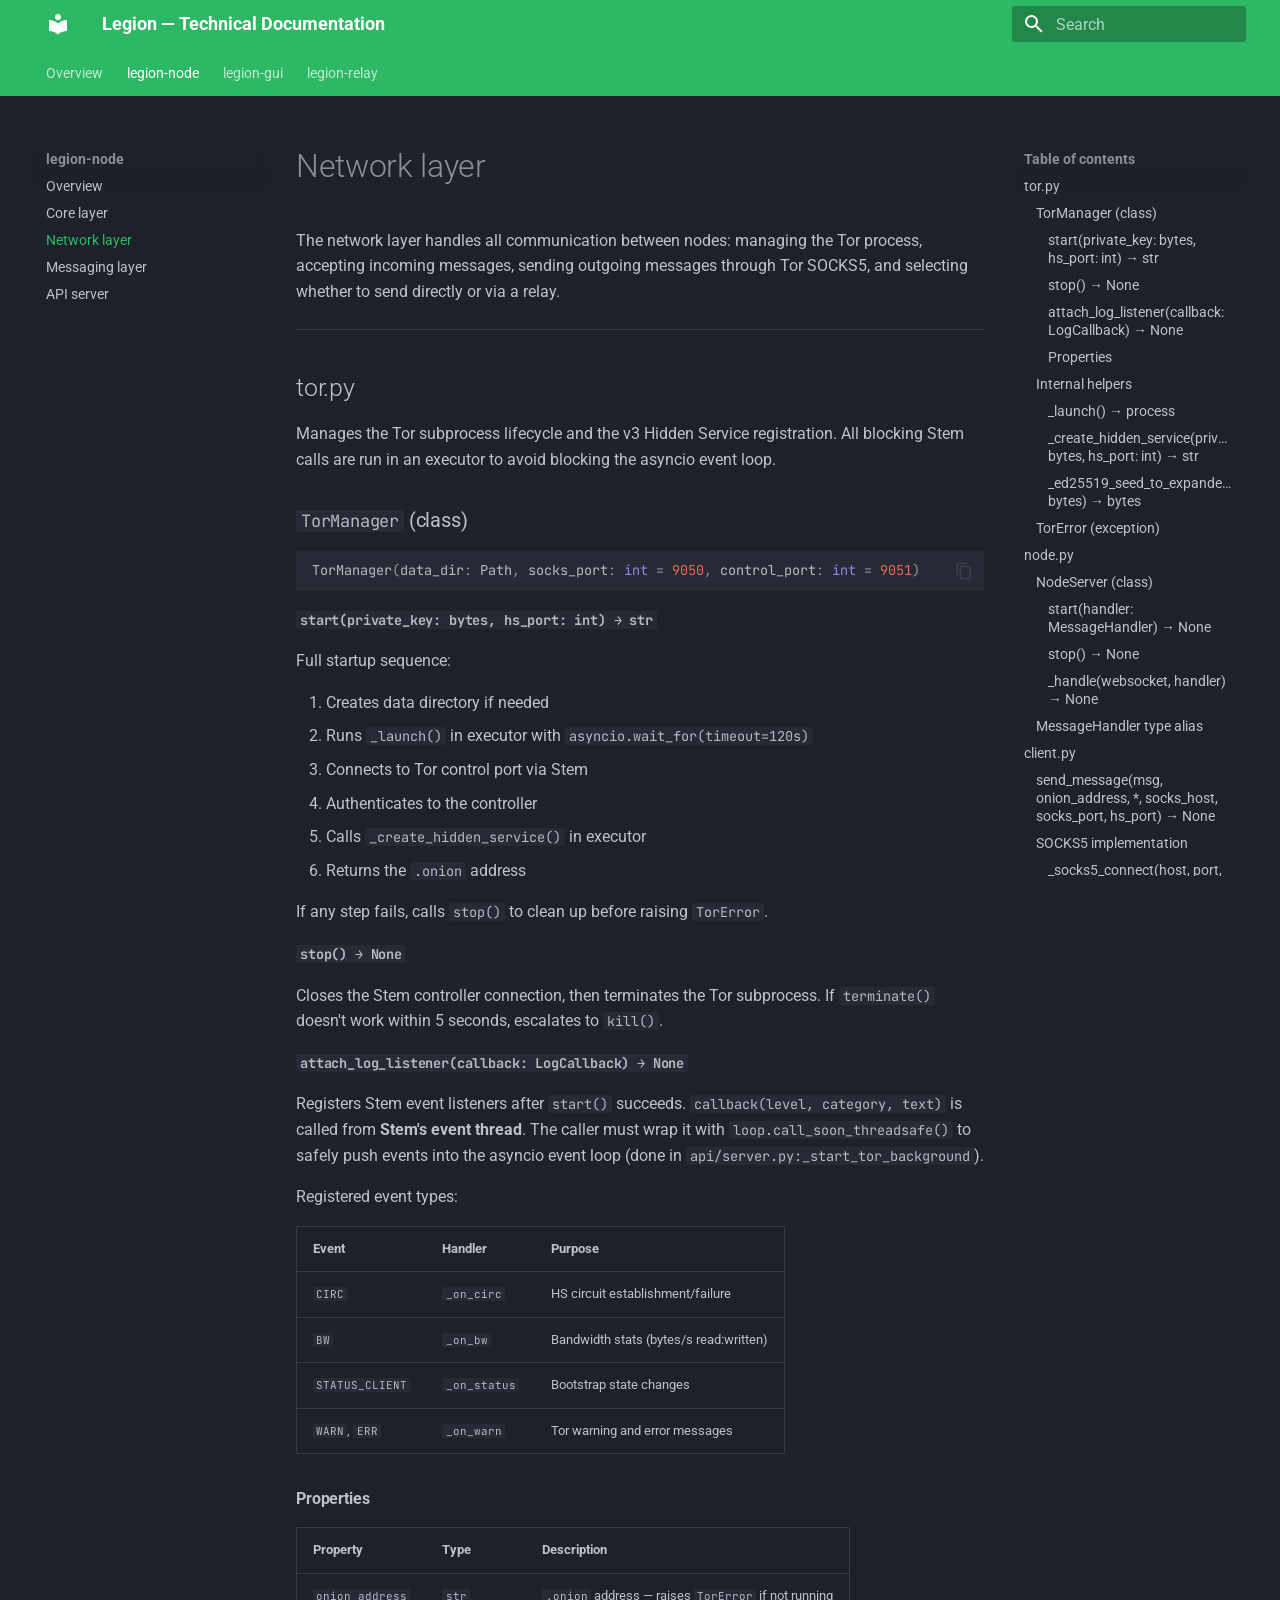
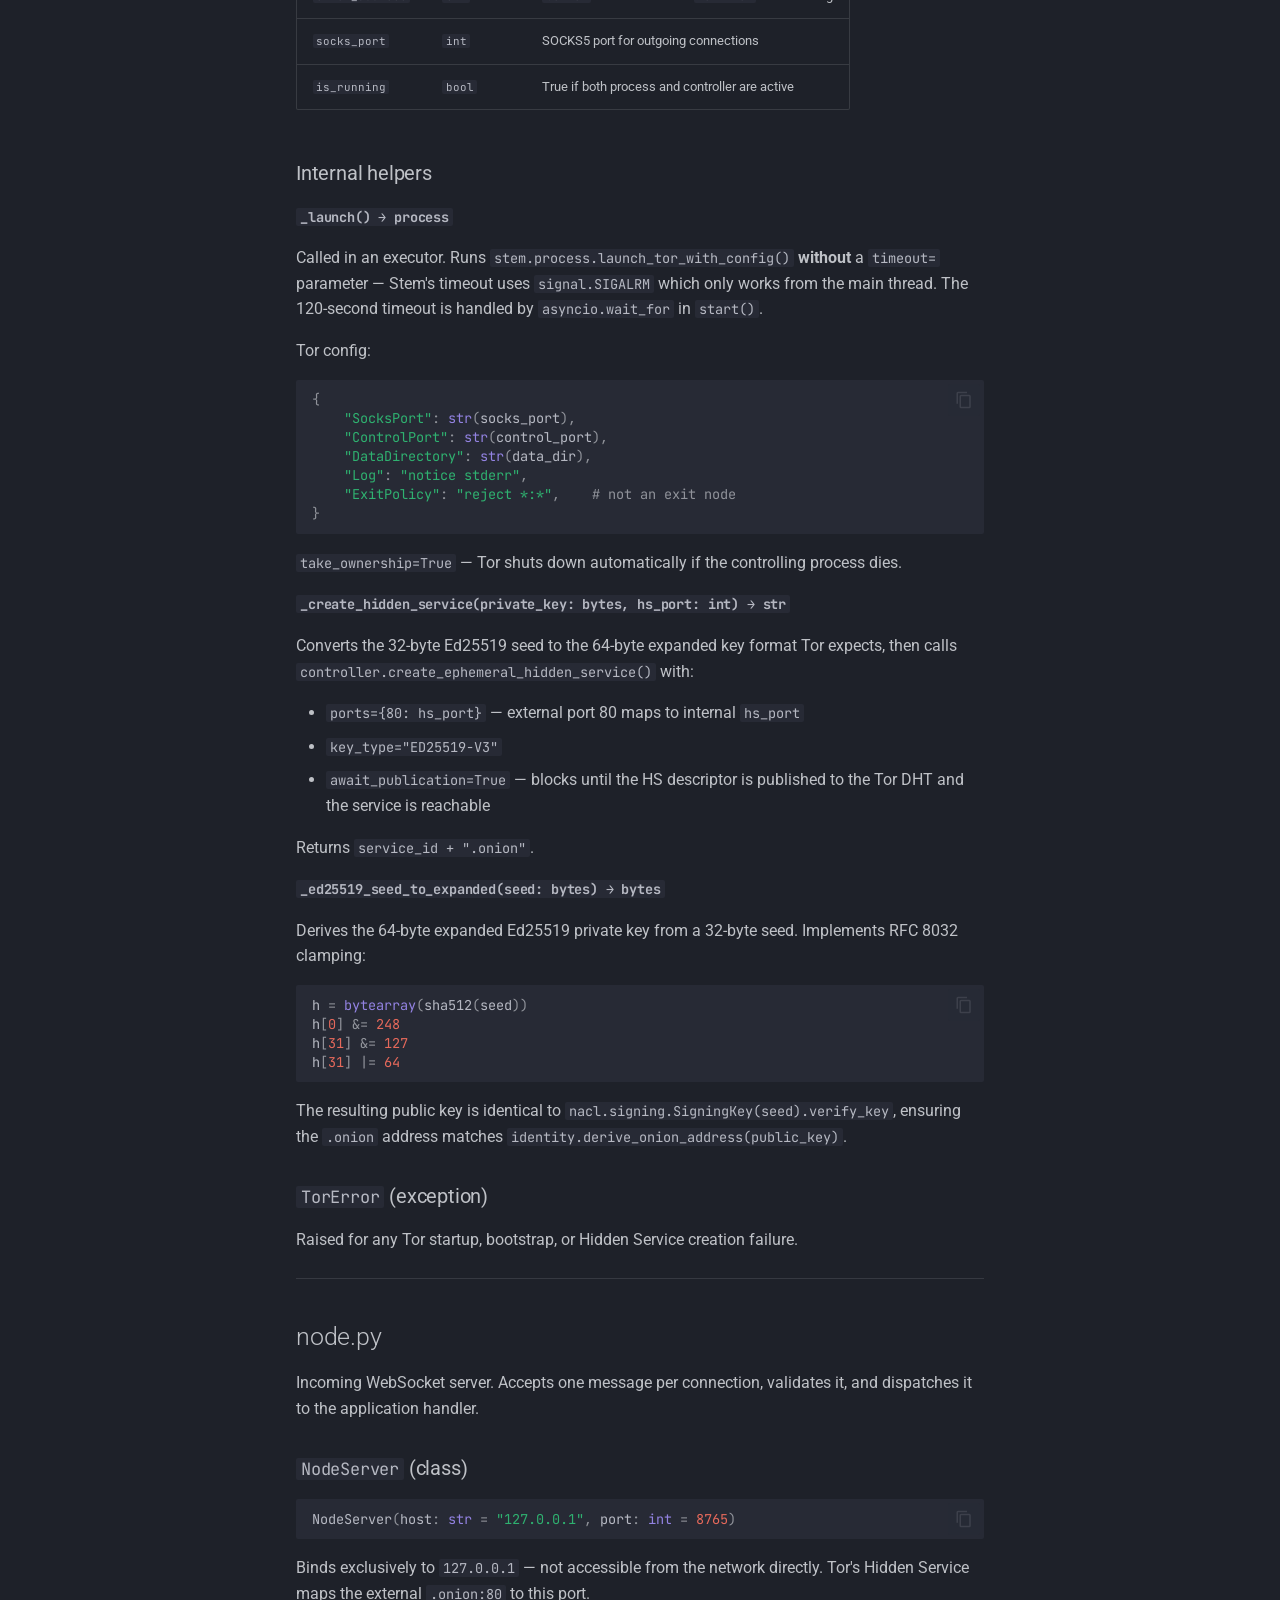
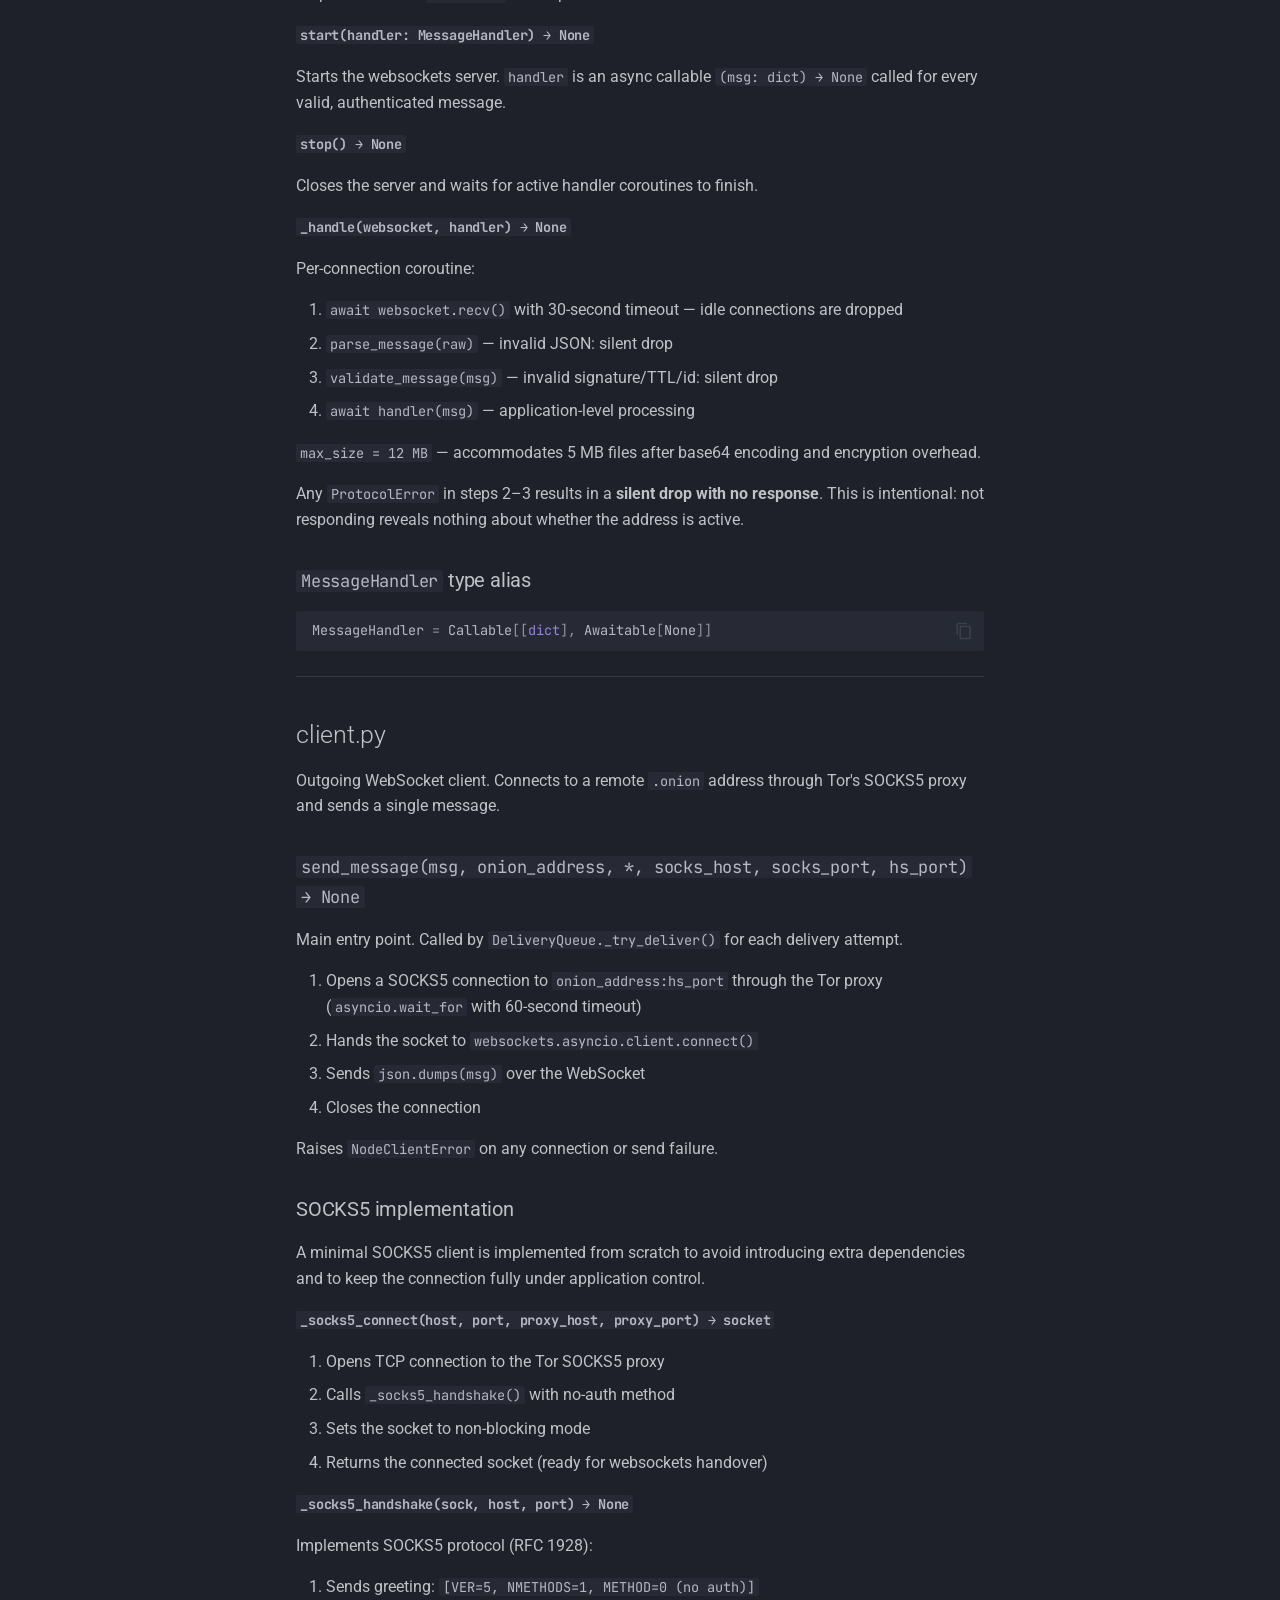
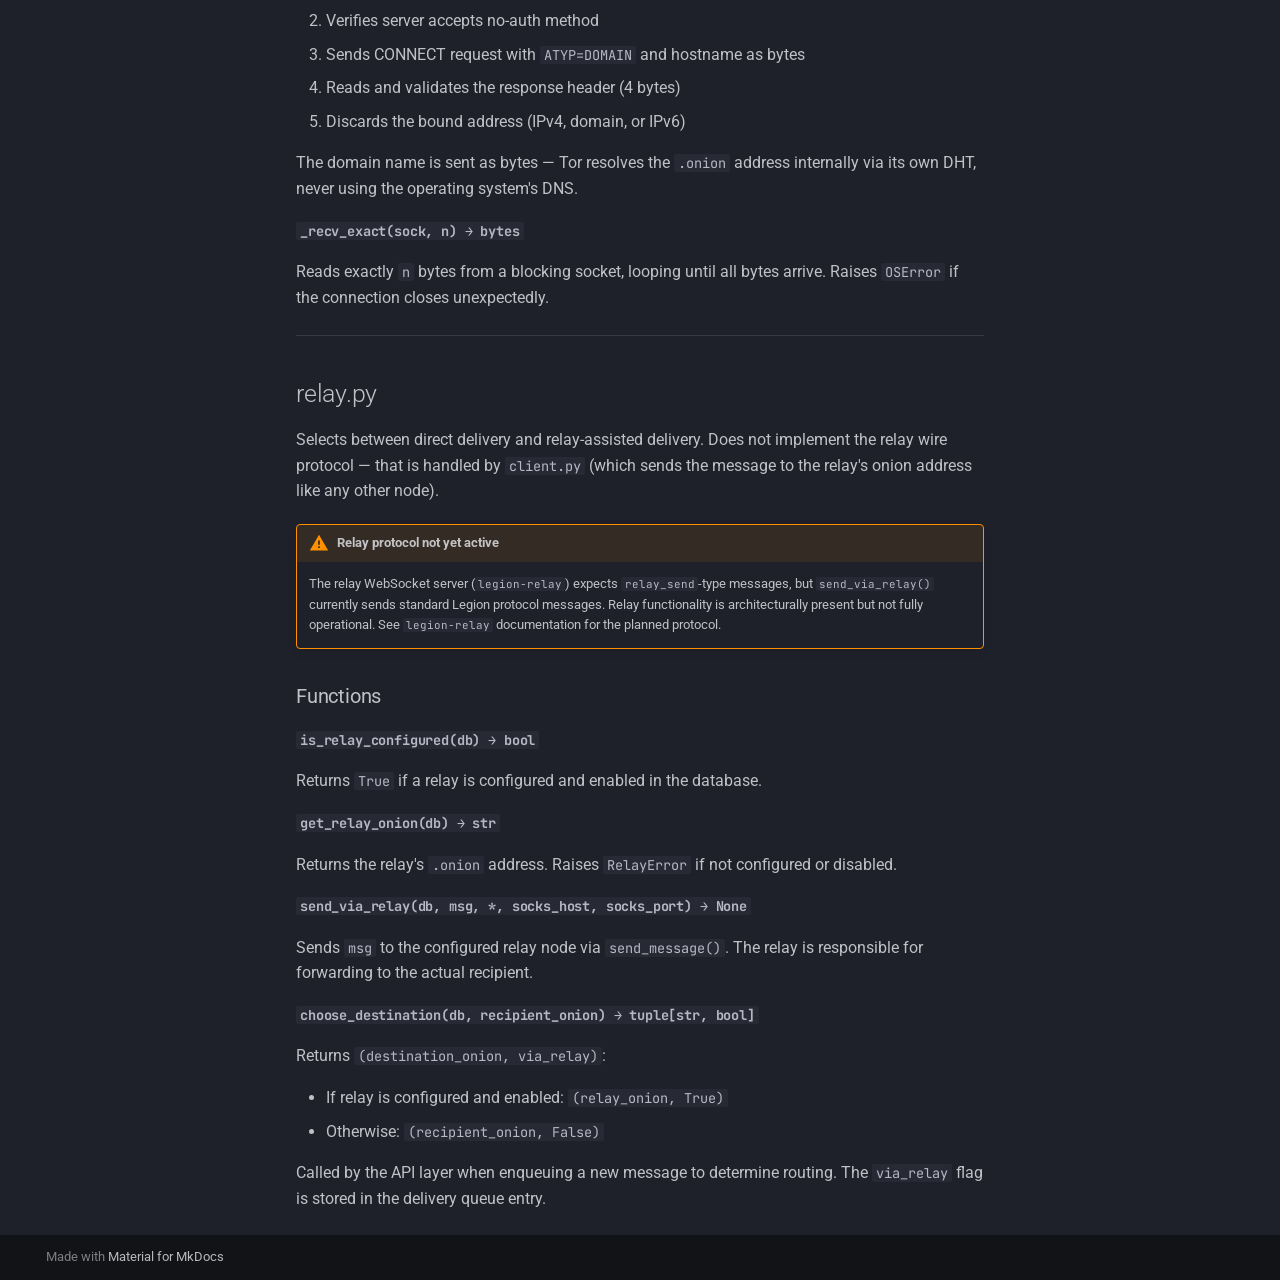
<file: site/node/network/index.html>
<!doctype html>
<html lang="en" class="no-js">
  <head>
    
      <meta charset="utf-8">
      <meta name="viewport" content="width=device-width,initial-scale=1">
      
        <meta name="description" content="Technical reference for the Legion decentralized messaging platform">
      
      
        <meta name="author" content="n3ur0-f4ll">
      
      
      
        <link rel="prev" href="../core/">
      
      
        <link rel="next" href="../messaging/">
      
      
        
      
      
      <link rel="icon" href="../../assets/images/favicon.png">
      <meta name="generator" content="mkdocs-1.6.1, mkdocs-material-9.7.6">
    
    
      
        <title>Network layer - Legion — Technical Documentation</title>
      
    
    
      <link rel="stylesheet" href="../../assets/stylesheets/main.484c7ddc.min.css">
      
        
        <link rel="stylesheet" href="../../assets/stylesheets/palette.ab4e12ef.min.css">
      
      


    
    
      
    
    
      
        
        
        <link rel="preconnect" href="https://fonts.gstatic.com" crossorigin>
        <link rel="stylesheet" href="https://fonts.googleapis.com/css?family=Roboto:300,300i,400,400i,700,700i%7CJetBrains+Mono:400,400i,700,700i&display=fallback">
        <style>:root{--md-text-font:"Roboto";--md-code-font:"JetBrains Mono"}</style>
      
    
    
      <link rel="stylesheet" href="../../stylesheets/extra.css">
    
    <script>__md_scope=new URL("../..",location),__md_hash=e=>[...e].reduce(((e,_)=>(e<<5)-e+_.charCodeAt(0)),0),__md_get=(e,_=localStorage,t=__md_scope)=>JSON.parse(_.getItem(t.pathname+"."+e)),__md_set=(e,_,t=localStorage,a=__md_scope)=>{try{t.setItem(a.pathname+"."+e,JSON.stringify(_))}catch(e){}}</script>
    
      

    
    
  </head>
  
  
    
    
      
    
    
    
    
    <body dir="ltr" data-md-color-scheme="slate" data-md-color-primary="custom" data-md-color-accent="custom">
  
    
    <input class="md-toggle" data-md-toggle="drawer" type="checkbox" id="__drawer" autocomplete="off">
    <input class="md-toggle" data-md-toggle="search" type="checkbox" id="__search" autocomplete="off">
    <label class="md-overlay" for="__drawer"></label>
    <div data-md-component="skip">
      
        
        <a href="#network-layer" class="md-skip">
          Skip to content
        </a>
      
    </div>
    <div data-md-component="announce">
      
    </div>
    
    
      

<header class="md-header" data-md-component="header">
  <nav class="md-header__inner md-grid" aria-label="Header">
    <a href="../.." title="Legion — Technical Documentation" class="md-header__button md-logo" aria-label="Legion — Technical Documentation" data-md-component="logo">
      
  
  <svg xmlns="http://www.w3.org/2000/svg" viewBox="0 0 24 24"><path d="M12 8a3 3 0 0 0 3-3 3 3 0 0 0-3-3 3 3 0 0 0-3 3 3 3 0 0 0 3 3m0 3.54C9.64 9.35 6.5 8 3 8v11c3.5 0 6.64 1.35 9 3.54 2.36-2.19 5.5-3.54 9-3.54V8c-3.5 0-6.64 1.35-9 3.54"/></svg>

    </a>
    <label class="md-header__button md-icon" for="__drawer">
      
      <svg xmlns="http://www.w3.org/2000/svg" viewBox="0 0 24 24"><path d="M3 6h18v2H3zm0 5h18v2H3zm0 5h18v2H3z"/></svg>
    </label>
    <div class="md-header__title" data-md-component="header-title">
      <div class="md-header__ellipsis">
        <div class="md-header__topic">
          <span class="md-ellipsis">
            Legion — Technical Documentation
          </span>
        </div>
        <div class="md-header__topic" data-md-component="header-topic">
          <span class="md-ellipsis">
            
              Network layer
            
          </span>
        </div>
      </div>
    </div>
    
      
        <form class="md-header__option" data-md-component="palette">
  
    
    
    
    <input class="md-option" data-md-color-media="" data-md-color-scheme="slate" data-md-color-primary="custom" data-md-color-accent="custom"  aria-hidden="true"  type="radio" name="__palette" id="__palette_0">
    
  
</form>
      
    
    
      <script>var palette=__md_get("__palette");if(palette&&palette.color){if("(prefers-color-scheme)"===palette.color.media){var media=matchMedia("(prefers-color-scheme: light)"),input=document.querySelector(media.matches?"[data-md-color-media='(prefers-color-scheme: light)']":"[data-md-color-media='(prefers-color-scheme: dark)']");palette.color.media=input.getAttribute("data-md-color-media"),palette.color.scheme=input.getAttribute("data-md-color-scheme"),palette.color.primary=input.getAttribute("data-md-color-primary"),palette.color.accent=input.getAttribute("data-md-color-accent")}for(var[key,value]of Object.entries(palette.color))document.body.setAttribute("data-md-color-"+key,value)}</script>
    
    
    
      
      
        <label class="md-header__button md-icon" for="__search">
          
          <svg xmlns="http://www.w3.org/2000/svg" viewBox="0 0 24 24"><path d="M9.5 3A6.5 6.5 0 0 1 16 9.5c0 1.61-.59 3.09-1.56 4.23l.27.27h.79l5 5-1.5 1.5-5-5v-.79l-.27-.27A6.52 6.52 0 0 1 9.5 16 6.5 6.5 0 0 1 3 9.5 6.5 6.5 0 0 1 9.5 3m0 2C7 5 5 7 5 9.5S7 14 9.5 14 14 12 14 9.5 12 5 9.5 5"/></svg>
        </label>
        <div class="md-search" data-md-component="search" role="dialog">
  <label class="md-search__overlay" for="__search"></label>
  <div class="md-search__inner" role="search">
    <form class="md-search__form" name="search">
      <input type="text" class="md-search__input" name="query" aria-label="Search" placeholder="Search" autocapitalize="off" autocorrect="off" autocomplete="off" spellcheck="false" data-md-component="search-query" required>
      <label class="md-search__icon md-icon" for="__search">
        
        <svg xmlns="http://www.w3.org/2000/svg" viewBox="0 0 24 24"><path d="M9.5 3A6.5 6.5 0 0 1 16 9.5c0 1.61-.59 3.09-1.56 4.23l.27.27h.79l5 5-1.5 1.5-5-5v-.79l-.27-.27A6.52 6.52 0 0 1 9.5 16 6.5 6.5 0 0 1 3 9.5 6.5 6.5 0 0 1 9.5 3m0 2C7 5 5 7 5 9.5S7 14 9.5 14 14 12 14 9.5 12 5 9.5 5"/></svg>
        
        <svg xmlns="http://www.w3.org/2000/svg" viewBox="0 0 24 24"><path d="M20 11v2H8l5.5 5.5-1.42 1.42L4.16 12l7.92-7.92L13.5 5.5 8 11z"/></svg>
      </label>
      <nav class="md-search__options" aria-label="Search">
        
          <a href="javascript:void(0)" class="md-search__icon md-icon" title="Share" aria-label="Share" data-clipboard data-clipboard-text="" data-md-component="search-share" tabindex="-1">
            
            <svg xmlns="http://www.w3.org/2000/svg" viewBox="0 0 24 24"><path d="M18 16.08c-.76 0-1.44.3-1.96.77L8.91 12.7c.05-.23.09-.46.09-.7s-.04-.47-.09-.7l7.05-4.11c.54.5 1.25.81 2.04.81a3 3 0 0 0 3-3 3 3 0 0 0-3-3 3 3 0 0 0-3 3c0 .24.04.47.09.7L8.04 9.81C7.5 9.31 6.79 9 6 9a3 3 0 0 0-3 3 3 3 0 0 0 3 3c.79 0 1.5-.31 2.04-.81l7.12 4.15c-.05.21-.08.43-.08.66 0 1.61 1.31 2.91 2.92 2.91s2.92-1.3 2.92-2.91A2.92 2.92 0 0 0 18 16.08"/></svg>
          </a>
        
        <button type="reset" class="md-search__icon md-icon" title="Clear" aria-label="Clear" tabindex="-1">
          
          <svg xmlns="http://www.w3.org/2000/svg" viewBox="0 0 24 24"><path d="M19 6.41 17.59 5 12 10.59 6.41 5 5 6.41 10.59 12 5 17.59 6.41 19 12 13.41 17.59 19 19 17.59 13.41 12z"/></svg>
        </button>
      </nav>
      
    </form>
    <div class="md-search__output">
      <div class="md-search__scrollwrap" tabindex="0" data-md-scrollfix>
        <div class="md-search-result" data-md-component="search-result">
          <div class="md-search-result__meta">
            Initializing search
          </div>
          <ol class="md-search-result__list" role="presentation"></ol>
        </div>
      </div>
    </div>
  </div>
</div>
      
    
    
  </nav>
  
</header>
    
    <div class="md-container" data-md-component="container">
      
      
        
          
            
<nav class="md-tabs" aria-label="Tabs" data-md-component="tabs">
  <div class="md-grid">
    <ul class="md-tabs__list">
      
        
  
  
  
  
    <li class="md-tabs__item">
      <a href="../.." class="md-tabs__link">
        
  
  
    
  
  Overview

      </a>
    </li>
  

      
        
  
  
  
    
  
  
    
    
      <li class="md-tabs__item md-tabs__item--active">
        <a href="../overview/" class="md-tabs__link">
          
  
  
  legion-node

        </a>
      </li>
    
  

      
        
  
  
  
  
    
    
      <li class="md-tabs__item">
        <a href="../../gui/overview/" class="md-tabs__link">
          
  
  
  legion-gui

        </a>
      </li>
    
  

      
        
  
  
  
  
    
    
      <li class="md-tabs__item">
        <a href="../../relay/overview/" class="md-tabs__link">
          
  
  
  legion-relay

        </a>
      </li>
    
  

      
    </ul>
  </div>
</nav>
          
        
      
      <main class="md-main" data-md-component="main">
        <div class="md-main__inner md-grid">
          
            
              
              <div class="md-sidebar md-sidebar--primary" data-md-component="sidebar" data-md-type="navigation" >
                <div class="md-sidebar__scrollwrap">
                  <div class="md-sidebar__inner">
                    


  


<nav class="md-nav md-nav--primary md-nav--lifted" aria-label="Navigation" data-md-level="0">
  <label class="md-nav__title" for="__drawer">
    <a href="../.." title="Legion — Technical Documentation" class="md-nav__button md-logo" aria-label="Legion — Technical Documentation" data-md-component="logo">
      
  
  <svg xmlns="http://www.w3.org/2000/svg" viewBox="0 0 24 24"><path d="M12 8a3 3 0 0 0 3-3 3 3 0 0 0-3-3 3 3 0 0 0-3 3 3 3 0 0 0 3 3m0 3.54C9.64 9.35 6.5 8 3 8v11c3.5 0 6.64 1.35 9 3.54 2.36-2.19 5.5-3.54 9-3.54V8c-3.5 0-6.64 1.35-9 3.54"/></svg>

    </a>
    Legion — Technical Documentation
  </label>
  
  <ul class="md-nav__list" data-md-scrollfix>
    
      
      
  
  
  
  
    <li class="md-nav__item">
      <a href="../.." class="md-nav__link">
        
  
  
  <span class="md-ellipsis">
    
  
    Overview
  

    
  </span>
  
  

      </a>
    </li>
  

    
      
      
  
  
    
  
  
  
    
    
    
    
      
        
        
      
      
        
      
    
    
    <li class="md-nav__item md-nav__item--active md-nav__item--section md-nav__item--nested">
      
        
        
        <input class="md-nav__toggle md-toggle " type="checkbox" id="__nav_2" checked>
        
          
          <label class="md-nav__link" for="__nav_2" id="__nav_2_label" tabindex="">
            
  
  
  <span class="md-ellipsis">
    
  
    legion-node
  

    
  </span>
  
  

            <span class="md-nav__icon md-icon"></span>
          </label>
        
        <nav class="md-nav" data-md-level="1" aria-labelledby="__nav_2_label" aria-expanded="true">
          <label class="md-nav__title" for="__nav_2">
            <span class="md-nav__icon md-icon"></span>
            
  
    legion-node
  

          </label>
          <ul class="md-nav__list" data-md-scrollfix>
            
              
                
  
  
  
  
    <li class="md-nav__item">
      <a href="../overview/" class="md-nav__link">
        
  
  
  <span class="md-ellipsis">
    
  
    Overview
  

    
  </span>
  
  

      </a>
    </li>
  

              
            
              
                
  
  
  
  
    <li class="md-nav__item">
      <a href="../core/" class="md-nav__link">
        
  
  
  <span class="md-ellipsis">
    
  
    Core layer
  

    
  </span>
  
  

      </a>
    </li>
  

              
            
              
                
  
  
    
  
  
  
    <li class="md-nav__item md-nav__item--active">
      
      <input class="md-nav__toggle md-toggle" type="checkbox" id="__toc">
      
      
        
      
      
        <label class="md-nav__link md-nav__link--active" for="__toc">
          
  
  
  <span class="md-ellipsis">
    
  
    Network layer
  

    
  </span>
  
  

          <span class="md-nav__icon md-icon"></span>
        </label>
      
      <a href="./" class="md-nav__link md-nav__link--active">
        
  
  
  <span class="md-ellipsis">
    
  
    Network layer
  

    
  </span>
  
  

      </a>
      
        

<nav class="md-nav md-nav--secondary" aria-label="Table of contents">
  
  
  
    
  
  
    <label class="md-nav__title" for="__toc">
      <span class="md-nav__icon md-icon"></span>
      Table of contents
    </label>
    <ul class="md-nav__list" data-md-component="toc" data-md-scrollfix>
      
        <li class="md-nav__item">
  <a href="#torpy" class="md-nav__link">
    <span class="md-ellipsis">
      
        tor.py
      
    </span>
  </a>
  
    <nav class="md-nav" aria-label="tor.py">
      <ul class="md-nav__list">
        
          <li class="md-nav__item">
  <a href="#tormanager-class" class="md-nav__link">
    <span class="md-ellipsis">
      
        TorManager (class)
      
    </span>
  </a>
  
    <nav class="md-nav" aria-label="TorManager (class)">
      <ul class="md-nav__list">
        
          <li class="md-nav__item">
  <a href="#startprivate_key-bytes-hs_port-int-str" class="md-nav__link">
    <span class="md-ellipsis">
      
        start(private_key: bytes, hs_port: int) → str
      
    </span>
  </a>
  
</li>
        
          <li class="md-nav__item">
  <a href="#stop-none" class="md-nav__link">
    <span class="md-ellipsis">
      
        stop() → None
      
    </span>
  </a>
  
</li>
        
          <li class="md-nav__item">
  <a href="#attach_log_listenercallback-logcallback-none" class="md-nav__link">
    <span class="md-ellipsis">
      
        attach_log_listener(callback: LogCallback) → None
      
    </span>
  </a>
  
</li>
        
          <li class="md-nav__item">
  <a href="#properties" class="md-nav__link">
    <span class="md-ellipsis">
      
        Properties
      
    </span>
  </a>
  
</li>
        
      </ul>
    </nav>
  
</li>
        
          <li class="md-nav__item">
  <a href="#internal-helpers" class="md-nav__link">
    <span class="md-ellipsis">
      
        Internal helpers
      
    </span>
  </a>
  
    <nav class="md-nav" aria-label="Internal helpers">
      <ul class="md-nav__list">
        
          <li class="md-nav__item">
  <a href="#_launch-process" class="md-nav__link">
    <span class="md-ellipsis">
      
        _launch() → process
      
    </span>
  </a>
  
</li>
        
          <li class="md-nav__item">
  <a href="#_create_hidden_serviceprivate_key-bytes-hs_port-int-str" class="md-nav__link">
    <span class="md-ellipsis">
      
        _create_hidden_service(private_key: bytes, hs_port: int) → str
      
    </span>
  </a>
  
</li>
        
          <li class="md-nav__item">
  <a href="#_ed25519_seed_to_expandedseed-bytes-bytes" class="md-nav__link">
    <span class="md-ellipsis">
      
        _ed25519_seed_to_expanded(seed: bytes) → bytes
      
    </span>
  </a>
  
</li>
        
      </ul>
    </nav>
  
</li>
        
          <li class="md-nav__item">
  <a href="#torerror-exception" class="md-nav__link">
    <span class="md-ellipsis">
      
        TorError (exception)
      
    </span>
  </a>
  
</li>
        
      </ul>
    </nav>
  
</li>
      
        <li class="md-nav__item">
  <a href="#nodepy" class="md-nav__link">
    <span class="md-ellipsis">
      
        node.py
      
    </span>
  </a>
  
    <nav class="md-nav" aria-label="node.py">
      <ul class="md-nav__list">
        
          <li class="md-nav__item">
  <a href="#nodeserver-class" class="md-nav__link">
    <span class="md-ellipsis">
      
        NodeServer (class)
      
    </span>
  </a>
  
    <nav class="md-nav" aria-label="NodeServer (class)">
      <ul class="md-nav__list">
        
          <li class="md-nav__item">
  <a href="#starthandler-messagehandler-none" class="md-nav__link">
    <span class="md-ellipsis">
      
        start(handler: MessageHandler) → None
      
    </span>
  </a>
  
</li>
        
          <li class="md-nav__item">
  <a href="#stop-none_1" class="md-nav__link">
    <span class="md-ellipsis">
      
        stop() → None
      
    </span>
  </a>
  
</li>
        
          <li class="md-nav__item">
  <a href="#_handlewebsocket-handler-none" class="md-nav__link">
    <span class="md-ellipsis">
      
        _handle(websocket, handler) → None
      
    </span>
  </a>
  
</li>
        
      </ul>
    </nav>
  
</li>
        
          <li class="md-nav__item">
  <a href="#messagehandler-type-alias" class="md-nav__link">
    <span class="md-ellipsis">
      
        MessageHandler type alias
      
    </span>
  </a>
  
</li>
        
      </ul>
    </nav>
  
</li>
      
        <li class="md-nav__item">
  <a href="#clientpy" class="md-nav__link">
    <span class="md-ellipsis">
      
        client.py
      
    </span>
  </a>
  
    <nav class="md-nav" aria-label="client.py">
      <ul class="md-nav__list">
        
          <li class="md-nav__item">
  <a href="#send_messagemsg-onion_address-socks_host-socks_port-hs_port-none" class="md-nav__link">
    <span class="md-ellipsis">
      
        send_message(msg, onion_address, *, socks_host, socks_port, hs_port) → None
      
    </span>
  </a>
  
</li>
        
          <li class="md-nav__item">
  <a href="#socks5-implementation" class="md-nav__link">
    <span class="md-ellipsis">
      
        SOCKS5 implementation
      
    </span>
  </a>
  
    <nav class="md-nav" aria-label="SOCKS5 implementation">
      <ul class="md-nav__list">
        
          <li class="md-nav__item">
  <a href="#_socks5_connecthost-port-proxy_host-proxy_port-socket" class="md-nav__link">
    <span class="md-ellipsis">
      
        _socks5_connect(host, port, proxy_host, proxy_port) → socket
      
    </span>
  </a>
  
</li>
        
          <li class="md-nav__item">
  <a href="#_socks5_handshakesock-host-port-none" class="md-nav__link">
    <span class="md-ellipsis">
      
        _socks5_handshake(sock, host, port) → None
      
    </span>
  </a>
  
</li>
        
          <li class="md-nav__item">
  <a href="#_recv_exactsock-n-bytes" class="md-nav__link">
    <span class="md-ellipsis">
      
        _recv_exact(sock, n) → bytes
      
    </span>
  </a>
  
</li>
        
      </ul>
    </nav>
  
</li>
        
      </ul>
    </nav>
  
</li>
      
        <li class="md-nav__item">
  <a href="#relaypy" class="md-nav__link">
    <span class="md-ellipsis">
      
        relay.py
      
    </span>
  </a>
  
    <nav class="md-nav" aria-label="relay.py">
      <ul class="md-nav__list">
        
          <li class="md-nav__item">
  <a href="#functions" class="md-nav__link">
    <span class="md-ellipsis">
      
        Functions
      
    </span>
  </a>
  
    <nav class="md-nav" aria-label="Functions">
      <ul class="md-nav__list">
        
          <li class="md-nav__item">
  <a href="#is_relay_configureddb-bool" class="md-nav__link">
    <span class="md-ellipsis">
      
        is_relay_configured(db) → bool
      
    </span>
  </a>
  
</li>
        
          <li class="md-nav__item">
  <a href="#get_relay_oniondb-str" class="md-nav__link">
    <span class="md-ellipsis">
      
        get_relay_onion(db) → str
      
    </span>
  </a>
  
</li>
        
          <li class="md-nav__item">
  <a href="#send_via_relaydb-msg-socks_host-socks_port-none" class="md-nav__link">
    <span class="md-ellipsis">
      
        send_via_relay(db, msg, *, socks_host, socks_port) → None
      
    </span>
  </a>
  
</li>
        
          <li class="md-nav__item">
  <a href="#choose_destinationdb-recipient_onion-tuplestr-bool" class="md-nav__link">
    <span class="md-ellipsis">
      
        choose_destination(db, recipient_onion) → tuple[str, bool]
      
    </span>
  </a>
  
</li>
        
      </ul>
    </nav>
  
</li>
        
      </ul>
    </nav>
  
</li>
      
    </ul>
  
</nav>
      
    </li>
  

              
            
              
                
  
  
  
  
    <li class="md-nav__item">
      <a href="../messaging/" class="md-nav__link">
        
  
  
  <span class="md-ellipsis">
    
  
    Messaging layer
  

    
  </span>
  
  

      </a>
    </li>
  

              
            
              
                
  
  
  
  
    <li class="md-nav__item">
      <a href="../api/" class="md-nav__link">
        
  
  
  <span class="md-ellipsis">
    
  
    API server
  

    
  </span>
  
  

      </a>
    </li>
  

              
            
          </ul>
        </nav>
      
    </li>
  

    
      
      
  
  
  
  
    
    
    
    
      
      
        
      
    
    
    <li class="md-nav__item md-nav__item--nested">
      
        
        
          
        
        <input class="md-nav__toggle md-toggle md-toggle--indeterminate" type="checkbox" id="__nav_3" >
        
          
          <label class="md-nav__link" for="__nav_3" id="__nav_3_label" tabindex="0">
            
  
  
  <span class="md-ellipsis">
    
  
    legion-gui
  

    
  </span>
  
  

            <span class="md-nav__icon md-icon"></span>
          </label>
        
        <nav class="md-nav" data-md-level="1" aria-labelledby="__nav_3_label" aria-expanded="false">
          <label class="md-nav__title" for="__nav_3">
            <span class="md-nav__icon md-icon"></span>
            
  
    legion-gui
  

          </label>
          <ul class="md-nav__list" data-md-scrollfix>
            
              
                
  
  
  
  
    <li class="md-nav__item">
      <a href="../../gui/overview/" class="md-nav__link">
        
  
  
  <span class="md-ellipsis">
    
  
    Overview
  

    
  </span>
  
  

      </a>
    </li>
  

              
            
          </ul>
        </nav>
      
    </li>
  

    
      
      
  
  
  
  
    
    
    
    
      
      
        
      
    
    
    <li class="md-nav__item md-nav__item--nested">
      
        
        
          
        
        <input class="md-nav__toggle md-toggle md-toggle--indeterminate" type="checkbox" id="__nav_4" >
        
          
          <label class="md-nav__link" for="__nav_4" id="__nav_4_label" tabindex="0">
            
  
  
  <span class="md-ellipsis">
    
  
    legion-relay
  

    
  </span>
  
  

            <span class="md-nav__icon md-icon"></span>
          </label>
        
        <nav class="md-nav" data-md-level="1" aria-labelledby="__nav_4_label" aria-expanded="false">
          <label class="md-nav__title" for="__nav_4">
            <span class="md-nav__icon md-icon"></span>
            
  
    legion-relay
  

          </label>
          <ul class="md-nav__list" data-md-scrollfix>
            
              
                
  
  
  
  
    <li class="md-nav__item">
      <a href="../../relay/overview/" class="md-nav__link">
        
  
  
  <span class="md-ellipsis">
    
  
    Overview
  

    
  </span>
  
  

      </a>
    </li>
  

              
            
          </ul>
        </nav>
      
    </li>
  

    
  </ul>
</nav>
                  </div>
                </div>
              </div>
            
            
              
              <div class="md-sidebar md-sidebar--secondary" data-md-component="sidebar" data-md-type="toc" >
                <div class="md-sidebar__scrollwrap">
                  <div class="md-sidebar__inner">
                    

<nav class="md-nav md-nav--secondary" aria-label="Table of contents">
  
  
  
    
  
  
    <label class="md-nav__title" for="__toc">
      <span class="md-nav__icon md-icon"></span>
      Table of contents
    </label>
    <ul class="md-nav__list" data-md-component="toc" data-md-scrollfix>
      
        <li class="md-nav__item">
  <a href="#torpy" class="md-nav__link">
    <span class="md-ellipsis">
      
        tor.py
      
    </span>
  </a>
  
    <nav class="md-nav" aria-label="tor.py">
      <ul class="md-nav__list">
        
          <li class="md-nav__item">
  <a href="#tormanager-class" class="md-nav__link">
    <span class="md-ellipsis">
      
        TorManager (class)
      
    </span>
  </a>
  
    <nav class="md-nav" aria-label="TorManager (class)">
      <ul class="md-nav__list">
        
          <li class="md-nav__item">
  <a href="#startprivate_key-bytes-hs_port-int-str" class="md-nav__link">
    <span class="md-ellipsis">
      
        start(private_key: bytes, hs_port: int) → str
      
    </span>
  </a>
  
</li>
        
          <li class="md-nav__item">
  <a href="#stop-none" class="md-nav__link">
    <span class="md-ellipsis">
      
        stop() → None
      
    </span>
  </a>
  
</li>
        
          <li class="md-nav__item">
  <a href="#attach_log_listenercallback-logcallback-none" class="md-nav__link">
    <span class="md-ellipsis">
      
        attach_log_listener(callback: LogCallback) → None
      
    </span>
  </a>
  
</li>
        
          <li class="md-nav__item">
  <a href="#properties" class="md-nav__link">
    <span class="md-ellipsis">
      
        Properties
      
    </span>
  </a>
  
</li>
        
      </ul>
    </nav>
  
</li>
        
          <li class="md-nav__item">
  <a href="#internal-helpers" class="md-nav__link">
    <span class="md-ellipsis">
      
        Internal helpers
      
    </span>
  </a>
  
    <nav class="md-nav" aria-label="Internal helpers">
      <ul class="md-nav__list">
        
          <li class="md-nav__item">
  <a href="#_launch-process" class="md-nav__link">
    <span class="md-ellipsis">
      
        _launch() → process
      
    </span>
  </a>
  
</li>
        
          <li class="md-nav__item">
  <a href="#_create_hidden_serviceprivate_key-bytes-hs_port-int-str" class="md-nav__link">
    <span class="md-ellipsis">
      
        _create_hidden_service(private_key: bytes, hs_port: int) → str
      
    </span>
  </a>
  
</li>
        
          <li class="md-nav__item">
  <a href="#_ed25519_seed_to_expandedseed-bytes-bytes" class="md-nav__link">
    <span class="md-ellipsis">
      
        _ed25519_seed_to_expanded(seed: bytes) → bytes
      
    </span>
  </a>
  
</li>
        
      </ul>
    </nav>
  
</li>
        
          <li class="md-nav__item">
  <a href="#torerror-exception" class="md-nav__link">
    <span class="md-ellipsis">
      
        TorError (exception)
      
    </span>
  </a>
  
</li>
        
      </ul>
    </nav>
  
</li>
      
        <li class="md-nav__item">
  <a href="#nodepy" class="md-nav__link">
    <span class="md-ellipsis">
      
        node.py
      
    </span>
  </a>
  
    <nav class="md-nav" aria-label="node.py">
      <ul class="md-nav__list">
        
          <li class="md-nav__item">
  <a href="#nodeserver-class" class="md-nav__link">
    <span class="md-ellipsis">
      
        NodeServer (class)
      
    </span>
  </a>
  
    <nav class="md-nav" aria-label="NodeServer (class)">
      <ul class="md-nav__list">
        
          <li class="md-nav__item">
  <a href="#starthandler-messagehandler-none" class="md-nav__link">
    <span class="md-ellipsis">
      
        start(handler: MessageHandler) → None
      
    </span>
  </a>
  
</li>
        
          <li class="md-nav__item">
  <a href="#stop-none_1" class="md-nav__link">
    <span class="md-ellipsis">
      
        stop() → None
      
    </span>
  </a>
  
</li>
        
          <li class="md-nav__item">
  <a href="#_handlewebsocket-handler-none" class="md-nav__link">
    <span class="md-ellipsis">
      
        _handle(websocket, handler) → None
      
    </span>
  </a>
  
</li>
        
      </ul>
    </nav>
  
</li>
        
          <li class="md-nav__item">
  <a href="#messagehandler-type-alias" class="md-nav__link">
    <span class="md-ellipsis">
      
        MessageHandler type alias
      
    </span>
  </a>
  
</li>
        
      </ul>
    </nav>
  
</li>
      
        <li class="md-nav__item">
  <a href="#clientpy" class="md-nav__link">
    <span class="md-ellipsis">
      
        client.py
      
    </span>
  </a>
  
    <nav class="md-nav" aria-label="client.py">
      <ul class="md-nav__list">
        
          <li class="md-nav__item">
  <a href="#send_messagemsg-onion_address-socks_host-socks_port-hs_port-none" class="md-nav__link">
    <span class="md-ellipsis">
      
        send_message(msg, onion_address, *, socks_host, socks_port, hs_port) → None
      
    </span>
  </a>
  
</li>
        
          <li class="md-nav__item">
  <a href="#socks5-implementation" class="md-nav__link">
    <span class="md-ellipsis">
      
        SOCKS5 implementation
      
    </span>
  </a>
  
    <nav class="md-nav" aria-label="SOCKS5 implementation">
      <ul class="md-nav__list">
        
          <li class="md-nav__item">
  <a href="#_socks5_connecthost-port-proxy_host-proxy_port-socket" class="md-nav__link">
    <span class="md-ellipsis">
      
        _socks5_connect(host, port, proxy_host, proxy_port) → socket
      
    </span>
  </a>
  
</li>
        
          <li class="md-nav__item">
  <a href="#_socks5_handshakesock-host-port-none" class="md-nav__link">
    <span class="md-ellipsis">
      
        _socks5_handshake(sock, host, port) → None
      
    </span>
  </a>
  
</li>
        
          <li class="md-nav__item">
  <a href="#_recv_exactsock-n-bytes" class="md-nav__link">
    <span class="md-ellipsis">
      
        _recv_exact(sock, n) → bytes
      
    </span>
  </a>
  
</li>
        
      </ul>
    </nav>
  
</li>
        
      </ul>
    </nav>
  
</li>
      
        <li class="md-nav__item">
  <a href="#relaypy" class="md-nav__link">
    <span class="md-ellipsis">
      
        relay.py
      
    </span>
  </a>
  
    <nav class="md-nav" aria-label="relay.py">
      <ul class="md-nav__list">
        
          <li class="md-nav__item">
  <a href="#functions" class="md-nav__link">
    <span class="md-ellipsis">
      
        Functions
      
    </span>
  </a>
  
    <nav class="md-nav" aria-label="Functions">
      <ul class="md-nav__list">
        
          <li class="md-nav__item">
  <a href="#is_relay_configureddb-bool" class="md-nav__link">
    <span class="md-ellipsis">
      
        is_relay_configured(db) → bool
      
    </span>
  </a>
  
</li>
        
          <li class="md-nav__item">
  <a href="#get_relay_oniondb-str" class="md-nav__link">
    <span class="md-ellipsis">
      
        get_relay_onion(db) → str
      
    </span>
  </a>
  
</li>
        
          <li class="md-nav__item">
  <a href="#send_via_relaydb-msg-socks_host-socks_port-none" class="md-nav__link">
    <span class="md-ellipsis">
      
        send_via_relay(db, msg, *, socks_host, socks_port) → None
      
    </span>
  </a>
  
</li>
        
          <li class="md-nav__item">
  <a href="#choose_destinationdb-recipient_onion-tuplestr-bool" class="md-nav__link">
    <span class="md-ellipsis">
      
        choose_destination(db, recipient_onion) → tuple[str, bool]
      
    </span>
  </a>
  
</li>
        
      </ul>
    </nav>
  
</li>
        
      </ul>
    </nav>
  
</li>
      
    </ul>
  
</nav>
                  </div>
                </div>
              </div>
            
          
          
            <div class="md-content" data-md-component="content">
              
              <article class="md-content__inner md-typeset">
                
                  



<h1 id="network-layer">Network layer<a class="headerlink" href="#network-layer" title="Permanent link">&para;</a></h1>
<p>The network layer handles all communication between nodes: managing the Tor process,
accepting incoming messages, sending outgoing messages through Tor SOCKS5, and selecting
whether to send directly or via a relay.</p>
<hr />
<h2 id="torpy">tor.py<a class="headerlink" href="#torpy" title="Permanent link">&para;</a></h2>
<p>Manages the Tor subprocess lifecycle and the v3 Hidden Service registration.
All blocking Stem calls are run in an executor to avoid blocking the asyncio event loop.</p>
<h3 id="tormanager-class"><code>TorManager</code> (class)<a class="headerlink" href="#tormanager-class" title="Permanent link">&para;</a></h3>
<div class="highlight"><pre><span></span><code><a id="__codelineno-0-1" name="__codelineno-0-1" href="#__codelineno-0-1"></a><span class="n">TorManager</span><span class="p">(</span><span class="n">data_dir</span><span class="p">:</span> <span class="n">Path</span><span class="p">,</span> <span class="n">socks_port</span><span class="p">:</span> <span class="nb">int</span> <span class="o">=</span> <span class="mi">9050</span><span class="p">,</span> <span class="n">control_port</span><span class="p">:</span> <span class="nb">int</span> <span class="o">=</span> <span class="mi">9051</span><span class="p">)</span>
</code></pre></div>
<h4 id="startprivate_key-bytes-hs_port-int-str"><code>start(private_key: bytes, hs_port: int) → str</code><a class="headerlink" href="#startprivate_key-bytes-hs_port-int-str" title="Permanent link">&para;</a></h4>
<p>Full startup sequence:</p>
<ol>
<li>Creates data directory if needed</li>
<li>Runs <code>_launch()</code> in executor with <code>asyncio.wait_for(timeout=120s)</code></li>
<li>Connects to Tor control port via Stem</li>
<li>Authenticates to the controller</li>
<li>Calls <code>_create_hidden_service()</code> in executor</li>
<li>Returns the <code>.onion</code> address</li>
</ol>
<p>If any step fails, calls <code>stop()</code> to clean up before raising <code>TorError</code>.</p>
<h4 id="stop-none"><code>stop() → None</code><a class="headerlink" href="#stop-none" title="Permanent link">&para;</a></h4>
<p>Closes the Stem controller connection, then terminates the Tor subprocess.
If <code>terminate()</code> doesn't work within 5 seconds, escalates to <code>kill()</code>.</p>
<h4 id="attach_log_listenercallback-logcallback-none"><code>attach_log_listener(callback: LogCallback) → None</code><a class="headerlink" href="#attach_log_listenercallback-logcallback-none" title="Permanent link">&para;</a></h4>
<p>Registers Stem event listeners after <code>start()</code> succeeds.
<code>callback(level, category, text)</code> is called from <strong>Stem's event thread</strong>.
The caller must wrap it with <code>loop.call_soon_threadsafe()</code> to safely push
events into the asyncio event loop (done in <code>api/server.py:_start_tor_background</code>).</p>
<p>Registered event types:</p>
<table>
<thead>
<tr>
<th>Event</th>
<th>Handler</th>
<th>Purpose</th>
</tr>
</thead>
<tbody>
<tr>
<td><code>CIRC</code></td>
<td><code>_on_circ</code></td>
<td>HS circuit establishment/failure</td>
</tr>
<tr>
<td><code>BW</code></td>
<td><code>_on_bw</code></td>
<td>Bandwidth stats (bytes/s read:written)</td>
</tr>
<tr>
<td><code>STATUS_CLIENT</code></td>
<td><code>_on_status</code></td>
<td>Bootstrap state changes</td>
</tr>
<tr>
<td><code>WARN</code>, <code>ERR</code></td>
<td><code>_on_warn</code></td>
<td>Tor warning and error messages</td>
</tr>
</tbody>
</table>
<h4 id="properties">Properties<a class="headerlink" href="#properties" title="Permanent link">&para;</a></h4>
<table>
<thead>
<tr>
<th>Property</th>
<th>Type</th>
<th>Description</th>
</tr>
</thead>
<tbody>
<tr>
<td><code>onion_address</code></td>
<td><code>str</code></td>
<td><code>.onion</code> address — raises <code>TorError</code> if not running</td>
</tr>
<tr>
<td><code>socks_port</code></td>
<td><code>int</code></td>
<td>SOCKS5 port for outgoing connections</td>
</tr>
<tr>
<td><code>is_running</code></td>
<td><code>bool</code></td>
<td>True if both process and controller are active</td>
</tr>
</tbody>
</table>
<h3 id="internal-helpers">Internal helpers<a class="headerlink" href="#internal-helpers" title="Permanent link">&para;</a></h3>
<h4 id="_launch-process"><code>_launch() → process</code><a class="headerlink" href="#_launch-process" title="Permanent link">&para;</a></h4>
<p>Called in an executor. Runs <code>stem.process.launch_tor_with_config()</code> <strong>without</strong> a
<code>timeout=</code> parameter — Stem's timeout uses <code>signal.SIGALRM</code> which only works from the
main thread. The 120-second timeout is handled by <code>asyncio.wait_for</code> in <code>start()</code>.</p>
<p>Tor config:
<div class="highlight"><pre><span></span><code><a id="__codelineno-1-1" name="__codelineno-1-1" href="#__codelineno-1-1"></a><span class="p">{</span>
<a id="__codelineno-1-2" name="__codelineno-1-2" href="#__codelineno-1-2"></a>    <span class="s2">&quot;SocksPort&quot;</span><span class="p">:</span> <span class="nb">str</span><span class="p">(</span><span class="n">socks_port</span><span class="p">),</span>
<a id="__codelineno-1-3" name="__codelineno-1-3" href="#__codelineno-1-3"></a>    <span class="s2">&quot;ControlPort&quot;</span><span class="p">:</span> <span class="nb">str</span><span class="p">(</span><span class="n">control_port</span><span class="p">),</span>
<a id="__codelineno-1-4" name="__codelineno-1-4" href="#__codelineno-1-4"></a>    <span class="s2">&quot;DataDirectory&quot;</span><span class="p">:</span> <span class="nb">str</span><span class="p">(</span><span class="n">data_dir</span><span class="p">),</span>
<a id="__codelineno-1-5" name="__codelineno-1-5" href="#__codelineno-1-5"></a>    <span class="s2">&quot;Log&quot;</span><span class="p">:</span> <span class="s2">&quot;notice stderr&quot;</span><span class="p">,</span>
<a id="__codelineno-1-6" name="__codelineno-1-6" href="#__codelineno-1-6"></a>    <span class="s2">&quot;ExitPolicy&quot;</span><span class="p">:</span> <span class="s2">&quot;reject *:*&quot;</span><span class="p">,</span>    <span class="c1"># not an exit node</span>
<a id="__codelineno-1-7" name="__codelineno-1-7" href="#__codelineno-1-7"></a><span class="p">}</span>
</code></pre></div></p>
<p><code>take_ownership=True</code> — Tor shuts down automatically if the controlling process dies.</p>
<h4 id="_create_hidden_serviceprivate_key-bytes-hs_port-int-str"><code>_create_hidden_service(private_key: bytes, hs_port: int) → str</code><a class="headerlink" href="#_create_hidden_serviceprivate_key-bytes-hs_port-int-str" title="Permanent link">&para;</a></h4>
<p>Converts the 32-byte Ed25519 seed to the 64-byte expanded key format Tor expects,
then calls <code>controller.create_ephemeral_hidden_service()</code> with:</p>
<ul>
<li><code>ports={80: hs_port}</code> — external port 80 maps to internal <code>hs_port</code></li>
<li><code>key_type="ED25519-V3"</code></li>
<li><code>await_publication=True</code> — blocks until the HS descriptor is published to the
  Tor DHT and the service is reachable</li>
</ul>
<p>Returns <code>service_id + ".onion"</code>.</p>
<h4 id="_ed25519_seed_to_expandedseed-bytes-bytes"><code>_ed25519_seed_to_expanded(seed: bytes) → bytes</code><a class="headerlink" href="#_ed25519_seed_to_expandedseed-bytes-bytes" title="Permanent link">&para;</a></h4>
<p>Derives the 64-byte expanded Ed25519 private key from a 32-byte seed.
Implements RFC 8032 clamping:
<div class="highlight"><pre><span></span><code><a id="__codelineno-2-1" name="__codelineno-2-1" href="#__codelineno-2-1"></a><span class="n">h</span> <span class="o">=</span> <span class="nb">bytearray</span><span class="p">(</span><span class="n">sha512</span><span class="p">(</span><span class="n">seed</span><span class="p">))</span>
<a id="__codelineno-2-2" name="__codelineno-2-2" href="#__codelineno-2-2"></a><span class="n">h</span><span class="p">[</span><span class="mi">0</span><span class="p">]</span> <span class="o">&amp;=</span> <span class="mi">248</span>
<a id="__codelineno-2-3" name="__codelineno-2-3" href="#__codelineno-2-3"></a><span class="n">h</span><span class="p">[</span><span class="mi">31</span><span class="p">]</span> <span class="o">&amp;=</span> <span class="mi">127</span>
<a id="__codelineno-2-4" name="__codelineno-2-4" href="#__codelineno-2-4"></a><span class="n">h</span><span class="p">[</span><span class="mi">31</span><span class="p">]</span> <span class="o">|=</span> <span class="mi">64</span>
</code></pre></div>
The resulting public key is identical to <code>nacl.signing.SigningKey(seed).verify_key</code>,
ensuring the <code>.onion</code> address matches <code>identity.derive_onion_address(public_key)</code>.</p>
<h3 id="torerror-exception"><code>TorError</code> (exception)<a class="headerlink" href="#torerror-exception" title="Permanent link">&para;</a></h3>
<p>Raised for any Tor startup, bootstrap, or Hidden Service creation failure.</p>
<hr />
<h2 id="nodepy">node.py<a class="headerlink" href="#nodepy" title="Permanent link">&para;</a></h2>
<p>Incoming WebSocket server. Accepts one message per connection, validates it,
and dispatches it to the application handler.</p>
<h3 id="nodeserver-class"><code>NodeServer</code> (class)<a class="headerlink" href="#nodeserver-class" title="Permanent link">&para;</a></h3>
<div class="highlight"><pre><span></span><code><a id="__codelineno-3-1" name="__codelineno-3-1" href="#__codelineno-3-1"></a><span class="n">NodeServer</span><span class="p">(</span><span class="n">host</span><span class="p">:</span> <span class="nb">str</span> <span class="o">=</span> <span class="s2">&quot;127.0.0.1&quot;</span><span class="p">,</span> <span class="n">port</span><span class="p">:</span> <span class="nb">int</span> <span class="o">=</span> <span class="mi">8765</span><span class="p">)</span>
</code></pre></div>
<p>Binds exclusively to <code>127.0.0.1</code> — not accessible from the network directly.
Tor's Hidden Service maps the external <code>.onion:80</code> to this port.</p>
<h4 id="starthandler-messagehandler-none"><code>start(handler: MessageHandler) → None</code><a class="headerlink" href="#starthandler-messagehandler-none" title="Permanent link">&para;</a></h4>
<p>Starts the websockets server. <code>handler</code> is an async callable <code>(msg: dict) → None</code>
called for every valid, authenticated message.</p>
<h4 id="stop-none_1"><code>stop() → None</code><a class="headerlink" href="#stop-none_1" title="Permanent link">&para;</a></h4>
<p>Closes the server and waits for active handler coroutines to finish.</p>
<h4 id="_handlewebsocket-handler-none"><code>_handle(websocket, handler) → None</code><a class="headerlink" href="#_handlewebsocket-handler-none" title="Permanent link">&para;</a></h4>
<p>Per-connection coroutine:</p>
<ol>
<li><code>await websocket.recv()</code> with 30-second timeout — idle connections are dropped</li>
<li><code>parse_message(raw)</code> — invalid JSON: silent drop</li>
<li><code>validate_message(msg)</code> — invalid signature/TTL/id: silent drop</li>
<li><code>await handler(msg)</code> — application-level processing</li>
</ol>
<p><code>max_size = 12 MB</code> — accommodates 5 MB files after base64 encoding and encryption overhead.</p>
<p>Any <code>ProtocolError</code> in steps 2–3 results in a <strong>silent drop with no response</strong>.
This is intentional: not responding reveals nothing about whether the address is active.</p>
<h3 id="messagehandler-type-alias"><code>MessageHandler</code> type alias<a class="headerlink" href="#messagehandler-type-alias" title="Permanent link">&para;</a></h3>
<div class="highlight"><pre><span></span><code><a id="__codelineno-4-1" name="__codelineno-4-1" href="#__codelineno-4-1"></a><span class="n">MessageHandler</span> <span class="o">=</span> <span class="n">Callable</span><span class="p">[[</span><span class="nb">dict</span><span class="p">],</span> <span class="n">Awaitable</span><span class="p">[</span><span class="kc">None</span><span class="p">]]</span>
</code></pre></div>
<hr />
<h2 id="clientpy">client.py<a class="headerlink" href="#clientpy" title="Permanent link">&para;</a></h2>
<p>Outgoing WebSocket client. Connects to a remote <code>.onion</code> address through Tor's SOCKS5
proxy and sends a single message.</p>
<h3 id="send_messagemsg-onion_address-socks_host-socks_port-hs_port-none"><code>send_message(msg, onion_address, *, socks_host, socks_port, hs_port) → None</code><a class="headerlink" href="#send_messagemsg-onion_address-socks_host-socks_port-hs_port-none" title="Permanent link">&para;</a></h3>
<p>Main entry point. Called by <code>DeliveryQueue._try_deliver()</code> for each delivery attempt.</p>
<ol>
<li>Opens a SOCKS5 connection to <code>onion_address:hs_port</code> through the Tor proxy
   (<code>asyncio.wait_for</code> with 60-second timeout)</li>
<li>Hands the socket to <code>websockets.asyncio.client.connect()</code></li>
<li>Sends <code>json.dumps(msg)</code> over the WebSocket</li>
<li>Closes the connection</li>
</ol>
<p>Raises <code>NodeClientError</code> on any connection or send failure.</p>
<h3 id="socks5-implementation">SOCKS5 implementation<a class="headerlink" href="#socks5-implementation" title="Permanent link">&para;</a></h3>
<p>A minimal SOCKS5 client is implemented from scratch to avoid introducing extra
dependencies and to keep the connection fully under application control.</p>
<h4 id="_socks5_connecthost-port-proxy_host-proxy_port-socket"><code>_socks5_connect(host, port, proxy_host, proxy_port) → socket</code><a class="headerlink" href="#_socks5_connecthost-port-proxy_host-proxy_port-socket" title="Permanent link">&para;</a></h4>
<ol>
<li>Opens TCP connection to the Tor SOCKS5 proxy</li>
<li>Calls <code>_socks5_handshake()</code> with no-auth method</li>
<li>Sets the socket to non-blocking mode</li>
<li>Returns the connected socket (ready for websockets handover)</li>
</ol>
<h4 id="_socks5_handshakesock-host-port-none"><code>_socks5_handshake(sock, host, port) → None</code><a class="headerlink" href="#_socks5_handshakesock-host-port-none" title="Permanent link">&para;</a></h4>
<p>Implements SOCKS5 protocol (RFC 1928):</p>
<ol>
<li>Sends greeting: <code>[VER=5, NMETHODS=1, METHOD=0 (no auth)]</code></li>
<li>Verifies server accepts no-auth method</li>
<li>Sends CONNECT request with <code>ATYP=DOMAIN</code> and hostname as bytes</li>
<li>Reads and validates the response header (4 bytes)</li>
<li>Discards the bound address (IPv4, domain, or IPv6)</li>
</ol>
<p>The domain name is sent as bytes — Tor resolves the <code>.onion</code> address internally
via its own DHT, never using the operating system's DNS.</p>
<h4 id="_recv_exactsock-n-bytes"><code>_recv_exact(sock, n) → bytes</code><a class="headerlink" href="#_recv_exactsock-n-bytes" title="Permanent link">&para;</a></h4>
<p>Reads exactly <code>n</code> bytes from a blocking socket, looping until all bytes arrive.
Raises <code>OSError</code> if the connection closes unexpectedly.</p>
<hr />
<h2 id="relaypy">relay.py<a class="headerlink" href="#relaypy" title="Permanent link">&para;</a></h2>
<p>Selects between direct delivery and relay-assisted delivery.
Does not implement the relay wire protocol — that is handled by <code>client.py</code> (which
sends the message to the relay's onion address like any other node).</p>
<div class="admonition warning">
<p class="admonition-title">Relay protocol not yet active</p>
<p>The relay WebSocket server (<code>legion-relay</code>) expects <code>relay_send</code>-type messages,
but <code>send_via_relay()</code> currently sends standard Legion protocol messages.
Relay functionality is architecturally present but not fully operational.
See <code>legion-relay</code> documentation for the planned protocol.</p>
</div>
<h3 id="functions">Functions<a class="headerlink" href="#functions" title="Permanent link">&para;</a></h3>
<h4 id="is_relay_configureddb-bool"><code>is_relay_configured(db) → bool</code><a class="headerlink" href="#is_relay_configureddb-bool" title="Permanent link">&para;</a></h4>
<p>Returns <code>True</code> if a relay is configured and enabled in the database.</p>
<h4 id="get_relay_oniondb-str"><code>get_relay_onion(db) → str</code><a class="headerlink" href="#get_relay_oniondb-str" title="Permanent link">&para;</a></h4>
<p>Returns the relay's <code>.onion</code> address. Raises <code>RelayError</code> if not configured or disabled.</p>
<h4 id="send_via_relaydb-msg-socks_host-socks_port-none"><code>send_via_relay(db, msg, *, socks_host, socks_port) → None</code><a class="headerlink" href="#send_via_relaydb-msg-socks_host-socks_port-none" title="Permanent link">&para;</a></h4>
<p>Sends <code>msg</code> to the configured relay node via <code>send_message()</code>.
The relay is responsible for forwarding to the actual recipient.</p>
<h4 id="choose_destinationdb-recipient_onion-tuplestr-bool"><code>choose_destination(db, recipient_onion) → tuple[str, bool]</code><a class="headerlink" href="#choose_destinationdb-recipient_onion-tuplestr-bool" title="Permanent link">&para;</a></h4>
<p>Returns <code>(destination_onion, via_relay)</code>:</p>
<ul>
<li>If relay is configured and enabled: <code>(relay_onion, True)</code></li>
<li>Otherwise: <code>(recipient_onion, False)</code></li>
</ul>
<p>Called by the API layer when enqueuing a new message to determine routing.
The <code>via_relay</code> flag is stored in the delivery queue entry.</p>












                
              </article>
            </div>
          
          
<script>var target=document.getElementById(location.hash.slice(1));target&&target.name&&(target.checked=target.name.startsWith("__tabbed_"))</script>
        </div>
        
          <button type="button" class="md-top md-icon" data-md-component="top" hidden>
  
  <svg xmlns="http://www.w3.org/2000/svg" viewBox="0 0 24 24"><path d="M13 20h-2V8l-5.5 5.5-1.42-1.42L12 4.16l7.92 7.92-1.42 1.42L13 8z"/></svg>
  Back to top
</button>
        
      </main>
      
        <footer class="md-footer">
  
  <div class="md-footer-meta md-typeset">
    <div class="md-footer-meta__inner md-grid">
      <div class="md-copyright">
  
  
    Made with
    <a href="https://squidfunk.github.io/mkdocs-material/" target="_blank" rel="noopener">
      Material for MkDocs
    </a>
  
</div>
      
    </div>
  </div>
</footer>
      
    </div>
    <div class="md-dialog" data-md-component="dialog">
      <div class="md-dialog__inner md-typeset"></div>
    </div>
    
    
    
      
      
      <script id="__config" type="application/json">{"annotate": null, "base": "../..", "features": ["navigation.tabs", "navigation.sections", "navigation.expand", "navigation.top", "search.highlight", "search.share", "content.code.copy", "content.code.annotate"], "search": "../../assets/javascripts/workers/search.2c215733.min.js", "tags": null, "translations": {"clipboard.copied": "Copied to clipboard", "clipboard.copy": "Copy to clipboard", "search.result.more.one": "1 more on this page", "search.result.more.other": "# more on this page", "search.result.none": "No matching documents", "search.result.one": "1 matching document", "search.result.other": "# matching documents", "search.result.placeholder": "Type to start searching", "search.result.term.missing": "Missing", "select.version": "Select version"}, "version": null}</script>
    
    
      <script src="../../assets/javascripts/bundle.79ae519e.min.js"></script>
      
    
  </body>
</html>
</file>
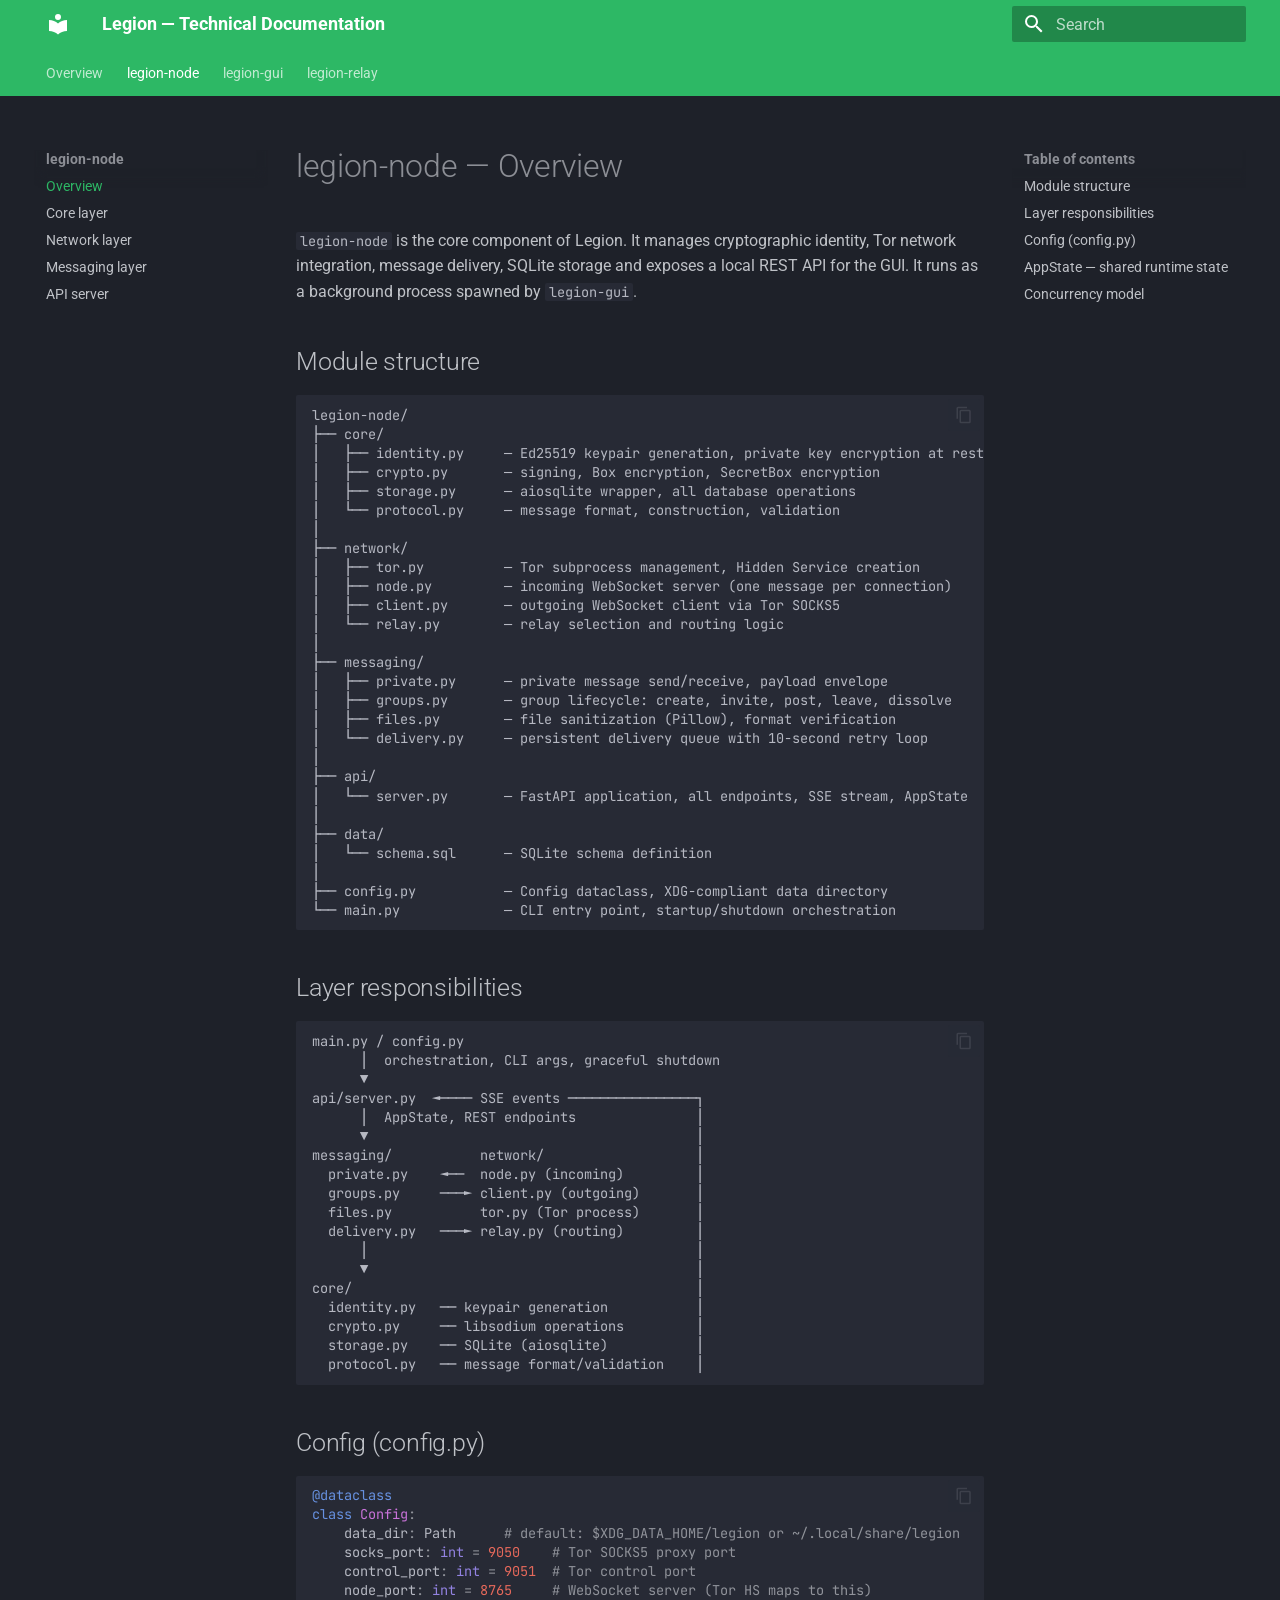
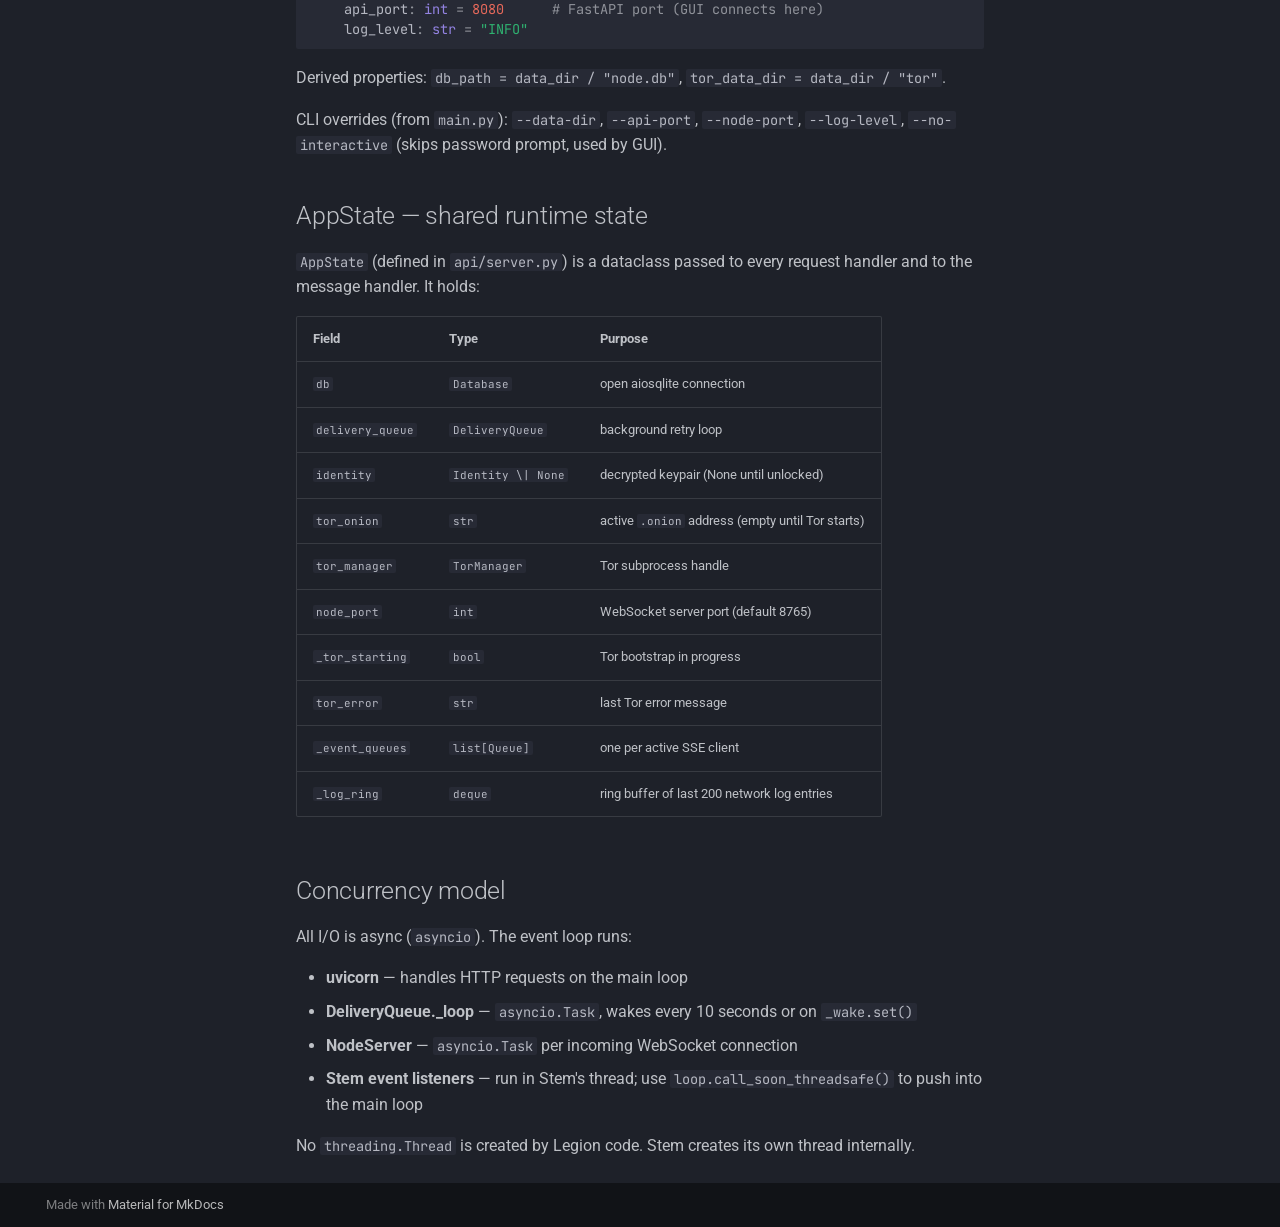
<file: site/node/overview/index.html>
<!doctype html>
<html lang="en" class="no-js">
  <head>
    
      <meta charset="utf-8">
      <meta name="viewport" content="width=device-width,initial-scale=1">
      
        <meta name="description" content="Technical reference for the Legion decentralized messaging platform">
      
      
        <meta name="author" content="n3ur0-f4ll">
      
      
      
        <link rel="prev" href="../..">
      
      
        <link rel="next" href="../core/">
      
      
        
      
      
      <link rel="icon" href="../../assets/images/favicon.png">
      <meta name="generator" content="mkdocs-1.6.1, mkdocs-material-9.7.6">
    
    
      
        <title>Overview - Legion — Technical Documentation</title>
      
    
    
      <link rel="stylesheet" href="../../assets/stylesheets/main.484c7ddc.min.css">
      
        
        <link rel="stylesheet" href="../../assets/stylesheets/palette.ab4e12ef.min.css">
      
      


    
    
      
    
    
      
        
        
        <link rel="preconnect" href="https://fonts.gstatic.com" crossorigin>
        <link rel="stylesheet" href="https://fonts.googleapis.com/css?family=Roboto:300,300i,400,400i,700,700i%7CJetBrains+Mono:400,400i,700,700i&display=fallback">
        <style>:root{--md-text-font:"Roboto";--md-code-font:"JetBrains Mono"}</style>
      
    
    
      <link rel="stylesheet" href="../../stylesheets/extra.css">
    
    <script>__md_scope=new URL("../..",location),__md_hash=e=>[...e].reduce(((e,_)=>(e<<5)-e+_.charCodeAt(0)),0),__md_get=(e,_=localStorage,t=__md_scope)=>JSON.parse(_.getItem(t.pathname+"."+e)),__md_set=(e,_,t=localStorage,a=__md_scope)=>{try{t.setItem(a.pathname+"."+e,JSON.stringify(_))}catch(e){}}</script>
    
      

    
    
  </head>
  
  
    
    
      
    
    
    
    
    <body dir="ltr" data-md-color-scheme="slate" data-md-color-primary="custom" data-md-color-accent="custom">
  
    
    <input class="md-toggle" data-md-toggle="drawer" type="checkbox" id="__drawer" autocomplete="off">
    <input class="md-toggle" data-md-toggle="search" type="checkbox" id="__search" autocomplete="off">
    <label class="md-overlay" for="__drawer"></label>
    <div data-md-component="skip">
      
        
        <a href="#legion-node-overview" class="md-skip">
          Skip to content
        </a>
      
    </div>
    <div data-md-component="announce">
      
    </div>
    
    
      

<header class="md-header" data-md-component="header">
  <nav class="md-header__inner md-grid" aria-label="Header">
    <a href="../.." title="Legion — Technical Documentation" class="md-header__button md-logo" aria-label="Legion — Technical Documentation" data-md-component="logo">
      
  
  <svg xmlns="http://www.w3.org/2000/svg" viewBox="0 0 24 24"><path d="M12 8a3 3 0 0 0 3-3 3 3 0 0 0-3-3 3 3 0 0 0-3 3 3 3 0 0 0 3 3m0 3.54C9.64 9.35 6.5 8 3 8v11c3.5 0 6.64 1.35 9 3.54 2.36-2.19 5.5-3.54 9-3.54V8c-3.5 0-6.64 1.35-9 3.54"/></svg>

    </a>
    <label class="md-header__button md-icon" for="__drawer">
      
      <svg xmlns="http://www.w3.org/2000/svg" viewBox="0 0 24 24"><path d="M3 6h18v2H3zm0 5h18v2H3zm0 5h18v2H3z"/></svg>
    </label>
    <div class="md-header__title" data-md-component="header-title">
      <div class="md-header__ellipsis">
        <div class="md-header__topic">
          <span class="md-ellipsis">
            Legion — Technical Documentation
          </span>
        </div>
        <div class="md-header__topic" data-md-component="header-topic">
          <span class="md-ellipsis">
            
              Overview
            
          </span>
        </div>
      </div>
    </div>
    
      
        <form class="md-header__option" data-md-component="palette">
  
    
    
    
    <input class="md-option" data-md-color-media="" data-md-color-scheme="slate" data-md-color-primary="custom" data-md-color-accent="custom"  aria-hidden="true"  type="radio" name="__palette" id="__palette_0">
    
  
</form>
      
    
    
      <script>var palette=__md_get("__palette");if(palette&&palette.color){if("(prefers-color-scheme)"===palette.color.media){var media=matchMedia("(prefers-color-scheme: light)"),input=document.querySelector(media.matches?"[data-md-color-media='(prefers-color-scheme: light)']":"[data-md-color-media='(prefers-color-scheme: dark)']");palette.color.media=input.getAttribute("data-md-color-media"),palette.color.scheme=input.getAttribute("data-md-color-scheme"),palette.color.primary=input.getAttribute("data-md-color-primary"),palette.color.accent=input.getAttribute("data-md-color-accent")}for(var[key,value]of Object.entries(palette.color))document.body.setAttribute("data-md-color-"+key,value)}</script>
    
    
    
      
      
        <label class="md-header__button md-icon" for="__search">
          
          <svg xmlns="http://www.w3.org/2000/svg" viewBox="0 0 24 24"><path d="M9.5 3A6.5 6.5 0 0 1 16 9.5c0 1.61-.59 3.09-1.56 4.23l.27.27h.79l5 5-1.5 1.5-5-5v-.79l-.27-.27A6.52 6.52 0 0 1 9.5 16 6.5 6.5 0 0 1 3 9.5 6.5 6.5 0 0 1 9.5 3m0 2C7 5 5 7 5 9.5S7 14 9.5 14 14 12 14 9.5 12 5 9.5 5"/></svg>
        </label>
        <div class="md-search" data-md-component="search" role="dialog">
  <label class="md-search__overlay" for="__search"></label>
  <div class="md-search__inner" role="search">
    <form class="md-search__form" name="search">
      <input type="text" class="md-search__input" name="query" aria-label="Search" placeholder="Search" autocapitalize="off" autocorrect="off" autocomplete="off" spellcheck="false" data-md-component="search-query" required>
      <label class="md-search__icon md-icon" for="__search">
        
        <svg xmlns="http://www.w3.org/2000/svg" viewBox="0 0 24 24"><path d="M9.5 3A6.5 6.5 0 0 1 16 9.5c0 1.61-.59 3.09-1.56 4.23l.27.27h.79l5 5-1.5 1.5-5-5v-.79l-.27-.27A6.52 6.52 0 0 1 9.5 16 6.5 6.5 0 0 1 3 9.5 6.5 6.5 0 0 1 9.5 3m0 2C7 5 5 7 5 9.5S7 14 9.5 14 14 12 14 9.5 12 5 9.5 5"/></svg>
        
        <svg xmlns="http://www.w3.org/2000/svg" viewBox="0 0 24 24"><path d="M20 11v2H8l5.5 5.5-1.42 1.42L4.16 12l7.92-7.92L13.5 5.5 8 11z"/></svg>
      </label>
      <nav class="md-search__options" aria-label="Search">
        
          <a href="javascript:void(0)" class="md-search__icon md-icon" title="Share" aria-label="Share" data-clipboard data-clipboard-text="" data-md-component="search-share" tabindex="-1">
            
            <svg xmlns="http://www.w3.org/2000/svg" viewBox="0 0 24 24"><path d="M18 16.08c-.76 0-1.44.3-1.96.77L8.91 12.7c.05-.23.09-.46.09-.7s-.04-.47-.09-.7l7.05-4.11c.54.5 1.25.81 2.04.81a3 3 0 0 0 3-3 3 3 0 0 0-3-3 3 3 0 0 0-3 3c0 .24.04.47.09.7L8.04 9.81C7.5 9.31 6.79 9 6 9a3 3 0 0 0-3 3 3 3 0 0 0 3 3c.79 0 1.5-.31 2.04-.81l7.12 4.15c-.05.21-.08.43-.08.66 0 1.61 1.31 2.91 2.92 2.91s2.92-1.3 2.92-2.91A2.92 2.92 0 0 0 18 16.08"/></svg>
          </a>
        
        <button type="reset" class="md-search__icon md-icon" title="Clear" aria-label="Clear" tabindex="-1">
          
          <svg xmlns="http://www.w3.org/2000/svg" viewBox="0 0 24 24"><path d="M19 6.41 17.59 5 12 10.59 6.41 5 5 6.41 10.59 12 5 17.59 6.41 19 12 13.41 17.59 19 19 17.59 13.41 12z"/></svg>
        </button>
      </nav>
      
    </form>
    <div class="md-search__output">
      <div class="md-search__scrollwrap" tabindex="0" data-md-scrollfix>
        <div class="md-search-result" data-md-component="search-result">
          <div class="md-search-result__meta">
            Initializing search
          </div>
          <ol class="md-search-result__list" role="presentation"></ol>
        </div>
      </div>
    </div>
  </div>
</div>
      
    
    
  </nav>
  
</header>
    
    <div class="md-container" data-md-component="container">
      
      
        
          
            
<nav class="md-tabs" aria-label="Tabs" data-md-component="tabs">
  <div class="md-grid">
    <ul class="md-tabs__list">
      
        
  
  
  
  
    <li class="md-tabs__item">
      <a href="../.." class="md-tabs__link">
        
  
  
    
  
  Overview

      </a>
    </li>
  

      
        
  
  
  
    
  
  
    
    
      <li class="md-tabs__item md-tabs__item--active">
        <a href="./" class="md-tabs__link">
          
  
  
  legion-node

        </a>
      </li>
    
  

      
        
  
  
  
  
    
    
      <li class="md-tabs__item">
        <a href="../../gui/overview/" class="md-tabs__link">
          
  
  
  legion-gui

        </a>
      </li>
    
  

      
        
  
  
  
  
    
    
      <li class="md-tabs__item">
        <a href="../../relay/overview/" class="md-tabs__link">
          
  
  
  legion-relay

        </a>
      </li>
    
  

      
    </ul>
  </div>
</nav>
          
        
      
      <main class="md-main" data-md-component="main">
        <div class="md-main__inner md-grid">
          
            
              
              <div class="md-sidebar md-sidebar--primary" data-md-component="sidebar" data-md-type="navigation" >
                <div class="md-sidebar__scrollwrap">
                  <div class="md-sidebar__inner">
                    


  


<nav class="md-nav md-nav--primary md-nav--lifted" aria-label="Navigation" data-md-level="0">
  <label class="md-nav__title" for="__drawer">
    <a href="../.." title="Legion — Technical Documentation" class="md-nav__button md-logo" aria-label="Legion — Technical Documentation" data-md-component="logo">
      
  
  <svg xmlns="http://www.w3.org/2000/svg" viewBox="0 0 24 24"><path d="M12 8a3 3 0 0 0 3-3 3 3 0 0 0-3-3 3 3 0 0 0-3 3 3 3 0 0 0 3 3m0 3.54C9.64 9.35 6.5 8 3 8v11c3.5 0 6.64 1.35 9 3.54 2.36-2.19 5.5-3.54 9-3.54V8c-3.5 0-6.64 1.35-9 3.54"/></svg>

    </a>
    Legion — Technical Documentation
  </label>
  
  <ul class="md-nav__list" data-md-scrollfix>
    
      
      
  
  
  
  
    <li class="md-nav__item">
      <a href="../.." class="md-nav__link">
        
  
  
  <span class="md-ellipsis">
    
  
    Overview
  

    
  </span>
  
  

      </a>
    </li>
  

    
      
      
  
  
    
  
  
  
    
    
    
    
      
        
        
      
      
        
      
    
    
    <li class="md-nav__item md-nav__item--active md-nav__item--section md-nav__item--nested">
      
        
        
        <input class="md-nav__toggle md-toggle " type="checkbox" id="__nav_2" checked>
        
          
          <label class="md-nav__link" for="__nav_2" id="__nav_2_label" tabindex="">
            
  
  
  <span class="md-ellipsis">
    
  
    legion-node
  

    
  </span>
  
  

            <span class="md-nav__icon md-icon"></span>
          </label>
        
        <nav class="md-nav" data-md-level="1" aria-labelledby="__nav_2_label" aria-expanded="true">
          <label class="md-nav__title" for="__nav_2">
            <span class="md-nav__icon md-icon"></span>
            
  
    legion-node
  

          </label>
          <ul class="md-nav__list" data-md-scrollfix>
            
              
                
  
  
    
  
  
  
    <li class="md-nav__item md-nav__item--active">
      
      <input class="md-nav__toggle md-toggle" type="checkbox" id="__toc">
      
      
        
      
      
        <label class="md-nav__link md-nav__link--active" for="__toc">
          
  
  
  <span class="md-ellipsis">
    
  
    Overview
  

    
  </span>
  
  

          <span class="md-nav__icon md-icon"></span>
        </label>
      
      <a href="./" class="md-nav__link md-nav__link--active">
        
  
  
  <span class="md-ellipsis">
    
  
    Overview
  

    
  </span>
  
  

      </a>
      
        

<nav class="md-nav md-nav--secondary" aria-label="Table of contents">
  
  
  
    
  
  
    <label class="md-nav__title" for="__toc">
      <span class="md-nav__icon md-icon"></span>
      Table of contents
    </label>
    <ul class="md-nav__list" data-md-component="toc" data-md-scrollfix>
      
        <li class="md-nav__item">
  <a href="#module-structure" class="md-nav__link">
    <span class="md-ellipsis">
      
        Module structure
      
    </span>
  </a>
  
</li>
      
        <li class="md-nav__item">
  <a href="#layer-responsibilities" class="md-nav__link">
    <span class="md-ellipsis">
      
        Layer responsibilities
      
    </span>
  </a>
  
</li>
      
        <li class="md-nav__item">
  <a href="#config-configpy" class="md-nav__link">
    <span class="md-ellipsis">
      
        Config (config.py)
      
    </span>
  </a>
  
</li>
      
        <li class="md-nav__item">
  <a href="#appstate-shared-runtime-state" class="md-nav__link">
    <span class="md-ellipsis">
      
        AppState — shared runtime state
      
    </span>
  </a>
  
</li>
      
        <li class="md-nav__item">
  <a href="#concurrency-model" class="md-nav__link">
    <span class="md-ellipsis">
      
        Concurrency model
      
    </span>
  </a>
  
</li>
      
    </ul>
  
</nav>
      
    </li>
  

              
            
              
                
  
  
  
  
    <li class="md-nav__item">
      <a href="../core/" class="md-nav__link">
        
  
  
  <span class="md-ellipsis">
    
  
    Core layer
  

    
  </span>
  
  

      </a>
    </li>
  

              
            
              
                
  
  
  
  
    <li class="md-nav__item">
      <a href="../network/" class="md-nav__link">
        
  
  
  <span class="md-ellipsis">
    
  
    Network layer
  

    
  </span>
  
  

      </a>
    </li>
  

              
            
              
                
  
  
  
  
    <li class="md-nav__item">
      <a href="../messaging/" class="md-nav__link">
        
  
  
  <span class="md-ellipsis">
    
  
    Messaging layer
  

    
  </span>
  
  

      </a>
    </li>
  

              
            
              
                
  
  
  
  
    <li class="md-nav__item">
      <a href="../api/" class="md-nav__link">
        
  
  
  <span class="md-ellipsis">
    
  
    API server
  

    
  </span>
  
  

      </a>
    </li>
  

              
            
          </ul>
        </nav>
      
    </li>
  

    
      
      
  
  
  
  
    
    
    
    
      
      
        
      
    
    
    <li class="md-nav__item md-nav__item--nested">
      
        
        
          
        
        <input class="md-nav__toggle md-toggle md-toggle--indeterminate" type="checkbox" id="__nav_3" >
        
          
          <label class="md-nav__link" for="__nav_3" id="__nav_3_label" tabindex="0">
            
  
  
  <span class="md-ellipsis">
    
  
    legion-gui
  

    
  </span>
  
  

            <span class="md-nav__icon md-icon"></span>
          </label>
        
        <nav class="md-nav" data-md-level="1" aria-labelledby="__nav_3_label" aria-expanded="false">
          <label class="md-nav__title" for="__nav_3">
            <span class="md-nav__icon md-icon"></span>
            
  
    legion-gui
  

          </label>
          <ul class="md-nav__list" data-md-scrollfix>
            
              
                
  
  
  
  
    <li class="md-nav__item">
      <a href="../../gui/overview/" class="md-nav__link">
        
  
  
  <span class="md-ellipsis">
    
  
    Overview
  

    
  </span>
  
  

      </a>
    </li>
  

              
            
          </ul>
        </nav>
      
    </li>
  

    
      
      
  
  
  
  
    
    
    
    
      
      
        
      
    
    
    <li class="md-nav__item md-nav__item--nested">
      
        
        
          
        
        <input class="md-nav__toggle md-toggle md-toggle--indeterminate" type="checkbox" id="__nav_4" >
        
          
          <label class="md-nav__link" for="__nav_4" id="__nav_4_label" tabindex="0">
            
  
  
  <span class="md-ellipsis">
    
  
    legion-relay
  

    
  </span>
  
  

            <span class="md-nav__icon md-icon"></span>
          </label>
        
        <nav class="md-nav" data-md-level="1" aria-labelledby="__nav_4_label" aria-expanded="false">
          <label class="md-nav__title" for="__nav_4">
            <span class="md-nav__icon md-icon"></span>
            
  
    legion-relay
  

          </label>
          <ul class="md-nav__list" data-md-scrollfix>
            
              
                
  
  
  
  
    <li class="md-nav__item">
      <a href="../../relay/overview/" class="md-nav__link">
        
  
  
  <span class="md-ellipsis">
    
  
    Overview
  

    
  </span>
  
  

      </a>
    </li>
  

              
            
          </ul>
        </nav>
      
    </li>
  

    
  </ul>
</nav>
                  </div>
                </div>
              </div>
            
            
              
              <div class="md-sidebar md-sidebar--secondary" data-md-component="sidebar" data-md-type="toc" >
                <div class="md-sidebar__scrollwrap">
                  <div class="md-sidebar__inner">
                    

<nav class="md-nav md-nav--secondary" aria-label="Table of contents">
  
  
  
    
  
  
    <label class="md-nav__title" for="__toc">
      <span class="md-nav__icon md-icon"></span>
      Table of contents
    </label>
    <ul class="md-nav__list" data-md-component="toc" data-md-scrollfix>
      
        <li class="md-nav__item">
  <a href="#module-structure" class="md-nav__link">
    <span class="md-ellipsis">
      
        Module structure
      
    </span>
  </a>
  
</li>
      
        <li class="md-nav__item">
  <a href="#layer-responsibilities" class="md-nav__link">
    <span class="md-ellipsis">
      
        Layer responsibilities
      
    </span>
  </a>
  
</li>
      
        <li class="md-nav__item">
  <a href="#config-configpy" class="md-nav__link">
    <span class="md-ellipsis">
      
        Config (config.py)
      
    </span>
  </a>
  
</li>
      
        <li class="md-nav__item">
  <a href="#appstate-shared-runtime-state" class="md-nav__link">
    <span class="md-ellipsis">
      
        AppState — shared runtime state
      
    </span>
  </a>
  
</li>
      
        <li class="md-nav__item">
  <a href="#concurrency-model" class="md-nav__link">
    <span class="md-ellipsis">
      
        Concurrency model
      
    </span>
  </a>
  
</li>
      
    </ul>
  
</nav>
                  </div>
                </div>
              </div>
            
          
          
            <div class="md-content" data-md-component="content">
              
              <article class="md-content__inner md-typeset">
                
                  



<h1 id="legion-node-overview">legion-node — Overview<a class="headerlink" href="#legion-node-overview" title="Permanent link">&para;</a></h1>
<p><code>legion-node</code> is the core component of Legion. It manages cryptographic identity,
Tor network integration, message delivery, SQLite storage and exposes a local REST API
for the GUI. It runs as a background process spawned by <code>legion-gui</code>.</p>
<h2 id="module-structure">Module structure<a class="headerlink" href="#module-structure" title="Permanent link">&para;</a></h2>
<div class="highlight"><pre><span></span><code><a id="__codelineno-0-1" name="__codelineno-0-1" href="#__codelineno-0-1"></a>legion-node/
<a id="__codelineno-0-2" name="__codelineno-0-2" href="#__codelineno-0-2"></a>├── core/
<a id="__codelineno-0-3" name="__codelineno-0-3" href="#__codelineno-0-3"></a>│   ├── identity.py     — Ed25519 keypair generation, private key encryption at rest
<a id="__codelineno-0-4" name="__codelineno-0-4" href="#__codelineno-0-4"></a>│   ├── crypto.py       — signing, Box encryption, SecretBox encryption
<a id="__codelineno-0-5" name="__codelineno-0-5" href="#__codelineno-0-5"></a>│   ├── storage.py      — aiosqlite wrapper, all database operations
<a id="__codelineno-0-6" name="__codelineno-0-6" href="#__codelineno-0-6"></a>│   └── protocol.py     — message format, construction, validation
<a id="__codelineno-0-7" name="__codelineno-0-7" href="#__codelineno-0-7"></a>│
<a id="__codelineno-0-8" name="__codelineno-0-8" href="#__codelineno-0-8"></a>├── network/
<a id="__codelineno-0-9" name="__codelineno-0-9" href="#__codelineno-0-9"></a>│   ├── tor.py          — Tor subprocess management, Hidden Service creation
<a id="__codelineno-0-10" name="__codelineno-0-10" href="#__codelineno-0-10"></a>│   ├── node.py         — incoming WebSocket server (one message per connection)
<a id="__codelineno-0-11" name="__codelineno-0-11" href="#__codelineno-0-11"></a>│   ├── client.py       — outgoing WebSocket client via Tor SOCKS5
<a id="__codelineno-0-12" name="__codelineno-0-12" href="#__codelineno-0-12"></a>│   └── relay.py        — relay selection and routing logic
<a id="__codelineno-0-13" name="__codelineno-0-13" href="#__codelineno-0-13"></a>│
<a id="__codelineno-0-14" name="__codelineno-0-14" href="#__codelineno-0-14"></a>├── messaging/
<a id="__codelineno-0-15" name="__codelineno-0-15" href="#__codelineno-0-15"></a>│   ├── private.py      — private message send/receive, payload envelope
<a id="__codelineno-0-16" name="__codelineno-0-16" href="#__codelineno-0-16"></a>│   ├── groups.py       — group lifecycle: create, invite, post, leave, dissolve
<a id="__codelineno-0-17" name="__codelineno-0-17" href="#__codelineno-0-17"></a>│   ├── files.py        — file sanitization (Pillow), format verification
<a id="__codelineno-0-18" name="__codelineno-0-18" href="#__codelineno-0-18"></a>│   └── delivery.py     — persistent delivery queue with 10-second retry loop
<a id="__codelineno-0-19" name="__codelineno-0-19" href="#__codelineno-0-19"></a>│
<a id="__codelineno-0-20" name="__codelineno-0-20" href="#__codelineno-0-20"></a>├── api/
<a id="__codelineno-0-21" name="__codelineno-0-21" href="#__codelineno-0-21"></a>│   └── server.py       — FastAPI application, all endpoints, SSE stream, AppState
<a id="__codelineno-0-22" name="__codelineno-0-22" href="#__codelineno-0-22"></a>│
<a id="__codelineno-0-23" name="__codelineno-0-23" href="#__codelineno-0-23"></a>├── data/
<a id="__codelineno-0-24" name="__codelineno-0-24" href="#__codelineno-0-24"></a>│   └── schema.sql      — SQLite schema definition
<a id="__codelineno-0-25" name="__codelineno-0-25" href="#__codelineno-0-25"></a>│
<a id="__codelineno-0-26" name="__codelineno-0-26" href="#__codelineno-0-26"></a>├── config.py           — Config dataclass, XDG-compliant data directory
<a id="__codelineno-0-27" name="__codelineno-0-27" href="#__codelineno-0-27"></a>└── main.py             — CLI entry point, startup/shutdown orchestration
</code></pre></div>
<h2 id="layer-responsibilities">Layer responsibilities<a class="headerlink" href="#layer-responsibilities" title="Permanent link">&para;</a></h2>
<div class="highlight"><pre><span></span><code><a id="__codelineno-1-1" name="__codelineno-1-1" href="#__codelineno-1-1"></a>main.py / config.py
<a id="__codelineno-1-2" name="__codelineno-1-2" href="#__codelineno-1-2"></a>      │  orchestration, CLI args, graceful shutdown
<a id="__codelineno-1-3" name="__codelineno-1-3" href="#__codelineno-1-3"></a>      ▼
<a id="__codelineno-1-4" name="__codelineno-1-4" href="#__codelineno-1-4"></a>api/server.py  ◄──── SSE events ────────────────┐
<a id="__codelineno-1-5" name="__codelineno-1-5" href="#__codelineno-1-5"></a>      │  AppState, REST endpoints               │
<a id="__codelineno-1-6" name="__codelineno-1-6" href="#__codelineno-1-6"></a>      ▼                                         │
<a id="__codelineno-1-7" name="__codelineno-1-7" href="#__codelineno-1-7"></a>messaging/           network/                   │
<a id="__codelineno-1-8" name="__codelineno-1-8" href="#__codelineno-1-8"></a>  private.py    ◄──  node.py (incoming)         │
<a id="__codelineno-1-9" name="__codelineno-1-9" href="#__codelineno-1-9"></a>  groups.py     ───► client.py (outgoing)       │
<a id="__codelineno-1-10" name="__codelineno-1-10" href="#__codelineno-1-10"></a>  files.py           tor.py (Tor process)       │
<a id="__codelineno-1-11" name="__codelineno-1-11" href="#__codelineno-1-11"></a>  delivery.py   ───► relay.py (routing)         │
<a id="__codelineno-1-12" name="__codelineno-1-12" href="#__codelineno-1-12"></a>      │                                         │
<a id="__codelineno-1-13" name="__codelineno-1-13" href="#__codelineno-1-13"></a>      ▼                                         │
<a id="__codelineno-1-14" name="__codelineno-1-14" href="#__codelineno-1-14"></a>core/                                           │
<a id="__codelineno-1-15" name="__codelineno-1-15" href="#__codelineno-1-15"></a>  identity.py   ── keypair generation           │
<a id="__codelineno-1-16" name="__codelineno-1-16" href="#__codelineno-1-16"></a>  crypto.py     ── libsodium operations         │
<a id="__codelineno-1-17" name="__codelineno-1-17" href="#__codelineno-1-17"></a>  storage.py    ── SQLite (aiosqlite)           │
<a id="__codelineno-1-18" name="__codelineno-1-18" href="#__codelineno-1-18"></a>  protocol.py   ── message format/validation    │
</code></pre></div>
<h2 id="config-configpy">Config (config.py)<a class="headerlink" href="#config-configpy" title="Permanent link">&para;</a></h2>
<div class="highlight"><pre><span></span><code><a id="__codelineno-2-1" name="__codelineno-2-1" href="#__codelineno-2-1"></a><span class="nd">@dataclass</span>
<a id="__codelineno-2-2" name="__codelineno-2-2" href="#__codelineno-2-2"></a><span class="k">class</span><span class="w"> </span><span class="nc">Config</span><span class="p">:</span>
<a id="__codelineno-2-3" name="__codelineno-2-3" href="#__codelineno-2-3"></a>    <span class="n">data_dir</span><span class="p">:</span> <span class="n">Path</span>      <span class="c1"># default: $XDG_DATA_HOME/legion or ~/.local/share/legion</span>
<a id="__codelineno-2-4" name="__codelineno-2-4" href="#__codelineno-2-4"></a>    <span class="n">socks_port</span><span class="p">:</span> <span class="nb">int</span> <span class="o">=</span> <span class="mi">9050</span>    <span class="c1"># Tor SOCKS5 proxy port</span>
<a id="__codelineno-2-5" name="__codelineno-2-5" href="#__codelineno-2-5"></a>    <span class="n">control_port</span><span class="p">:</span> <span class="nb">int</span> <span class="o">=</span> <span class="mi">9051</span>  <span class="c1"># Tor control port</span>
<a id="__codelineno-2-6" name="__codelineno-2-6" href="#__codelineno-2-6"></a>    <span class="n">node_port</span><span class="p">:</span> <span class="nb">int</span> <span class="o">=</span> <span class="mi">8765</span>     <span class="c1"># WebSocket server (Tor HS maps to this)</span>
<a id="__codelineno-2-7" name="__codelineno-2-7" href="#__codelineno-2-7"></a>    <span class="n">api_port</span><span class="p">:</span> <span class="nb">int</span> <span class="o">=</span> <span class="mi">8080</span>      <span class="c1"># FastAPI port (GUI connects here)</span>
<a id="__codelineno-2-8" name="__codelineno-2-8" href="#__codelineno-2-8"></a>    <span class="n">log_level</span><span class="p">:</span> <span class="nb">str</span> <span class="o">=</span> <span class="s2">&quot;INFO&quot;</span>
</code></pre></div>
<p>Derived properties: <code>db_path = data_dir / "node.db"</code>, <code>tor_data_dir = data_dir / "tor"</code>.</p>
<p>CLI overrides (from <code>main.py</code>): <code>--data-dir</code>, <code>--api-port</code>, <code>--node-port</code>, <code>--log-level</code>,
<code>--no-interactive</code> (skips password prompt, used by GUI).</p>
<h2 id="appstate-shared-runtime-state">AppState — shared runtime state<a class="headerlink" href="#appstate-shared-runtime-state" title="Permanent link">&para;</a></h2>
<p><code>AppState</code> (defined in <code>api/server.py</code>) is a dataclass passed to every request handler
and to the message handler. It holds:</p>
<table>
<thead>
<tr>
<th>Field</th>
<th>Type</th>
<th>Purpose</th>
</tr>
</thead>
<tbody>
<tr>
<td><code>db</code></td>
<td><code>Database</code></td>
<td>open aiosqlite connection</td>
</tr>
<tr>
<td><code>delivery_queue</code></td>
<td><code>DeliveryQueue</code></td>
<td>background retry loop</td>
</tr>
<tr>
<td><code>identity</code></td>
<td><code>Identity \| None</code></td>
<td>decrypted keypair (None until unlocked)</td>
</tr>
<tr>
<td><code>tor_onion</code></td>
<td><code>str</code></td>
<td>active <code>.onion</code> address (empty until Tor starts)</td>
</tr>
<tr>
<td><code>tor_manager</code></td>
<td><code>TorManager</code></td>
<td>Tor subprocess handle</td>
</tr>
<tr>
<td><code>node_port</code></td>
<td><code>int</code></td>
<td>WebSocket server port (default 8765)</td>
</tr>
<tr>
<td><code>_tor_starting</code></td>
<td><code>bool</code></td>
<td>Tor bootstrap in progress</td>
</tr>
<tr>
<td><code>tor_error</code></td>
<td><code>str</code></td>
<td>last Tor error message</td>
</tr>
<tr>
<td><code>_event_queues</code></td>
<td><code>list[Queue]</code></td>
<td>one per active SSE client</td>
</tr>
<tr>
<td><code>_log_ring</code></td>
<td><code>deque</code></td>
<td>ring buffer of last 200 network log entries</td>
</tr>
</tbody>
</table>
<h2 id="concurrency-model">Concurrency model<a class="headerlink" href="#concurrency-model" title="Permanent link">&para;</a></h2>
<p>All I/O is async (<code>asyncio</code>). The event loop runs:</p>
<ul>
<li><strong>uvicorn</strong> — handles HTTP requests on the main loop</li>
<li><strong>DeliveryQueue._loop</strong> — <code>asyncio.Task</code>, wakes every 10 seconds or on <code>_wake.set()</code></li>
<li><strong>NodeServer</strong> — <code>asyncio.Task</code> per incoming WebSocket connection</li>
<li><strong>Stem event listeners</strong> — run in Stem's thread; use <code>loop.call_soon_threadsafe()</code> to push into the main loop</li>
</ul>
<p>No <code>threading.Thread</code> is created by Legion code. Stem creates its own thread internally.</p>












                
              </article>
            </div>
          
          
<script>var target=document.getElementById(location.hash.slice(1));target&&target.name&&(target.checked=target.name.startsWith("__tabbed_"))</script>
        </div>
        
          <button type="button" class="md-top md-icon" data-md-component="top" hidden>
  
  <svg xmlns="http://www.w3.org/2000/svg" viewBox="0 0 24 24"><path d="M13 20h-2V8l-5.5 5.5-1.42-1.42L12 4.16l7.92 7.92-1.42 1.42L13 8z"/></svg>
  Back to top
</button>
        
      </main>
      
        <footer class="md-footer">
  
  <div class="md-footer-meta md-typeset">
    <div class="md-footer-meta__inner md-grid">
      <div class="md-copyright">
  
  
    Made with
    <a href="https://squidfunk.github.io/mkdocs-material/" target="_blank" rel="noopener">
      Material for MkDocs
    </a>
  
</div>
      
    </div>
  </div>
</footer>
      
    </div>
    <div class="md-dialog" data-md-component="dialog">
      <div class="md-dialog__inner md-typeset"></div>
    </div>
    
    
    
      
      
      <script id="__config" type="application/json">{"annotate": null, "base": "../..", "features": ["navigation.tabs", "navigation.sections", "navigation.expand", "navigation.top", "search.highlight", "search.share", "content.code.copy", "content.code.annotate"], "search": "../../assets/javascripts/workers/search.2c215733.min.js", "tags": null, "translations": {"clipboard.copied": "Copied to clipboard", "clipboard.copy": "Copy to clipboard", "search.result.more.one": "1 more on this page", "search.result.more.other": "# more on this page", "search.result.none": "No matching documents", "search.result.one": "1 matching document", "search.result.other": "# matching documents", "search.result.placeholder": "Type to start searching", "search.result.term.missing": "Missing", "select.version": "Select version"}, "version": null}</script>
    
    
      <script src="../../assets/javascripts/bundle.79ae519e.min.js"></script>
      
    
  </body>
</html>
</file>
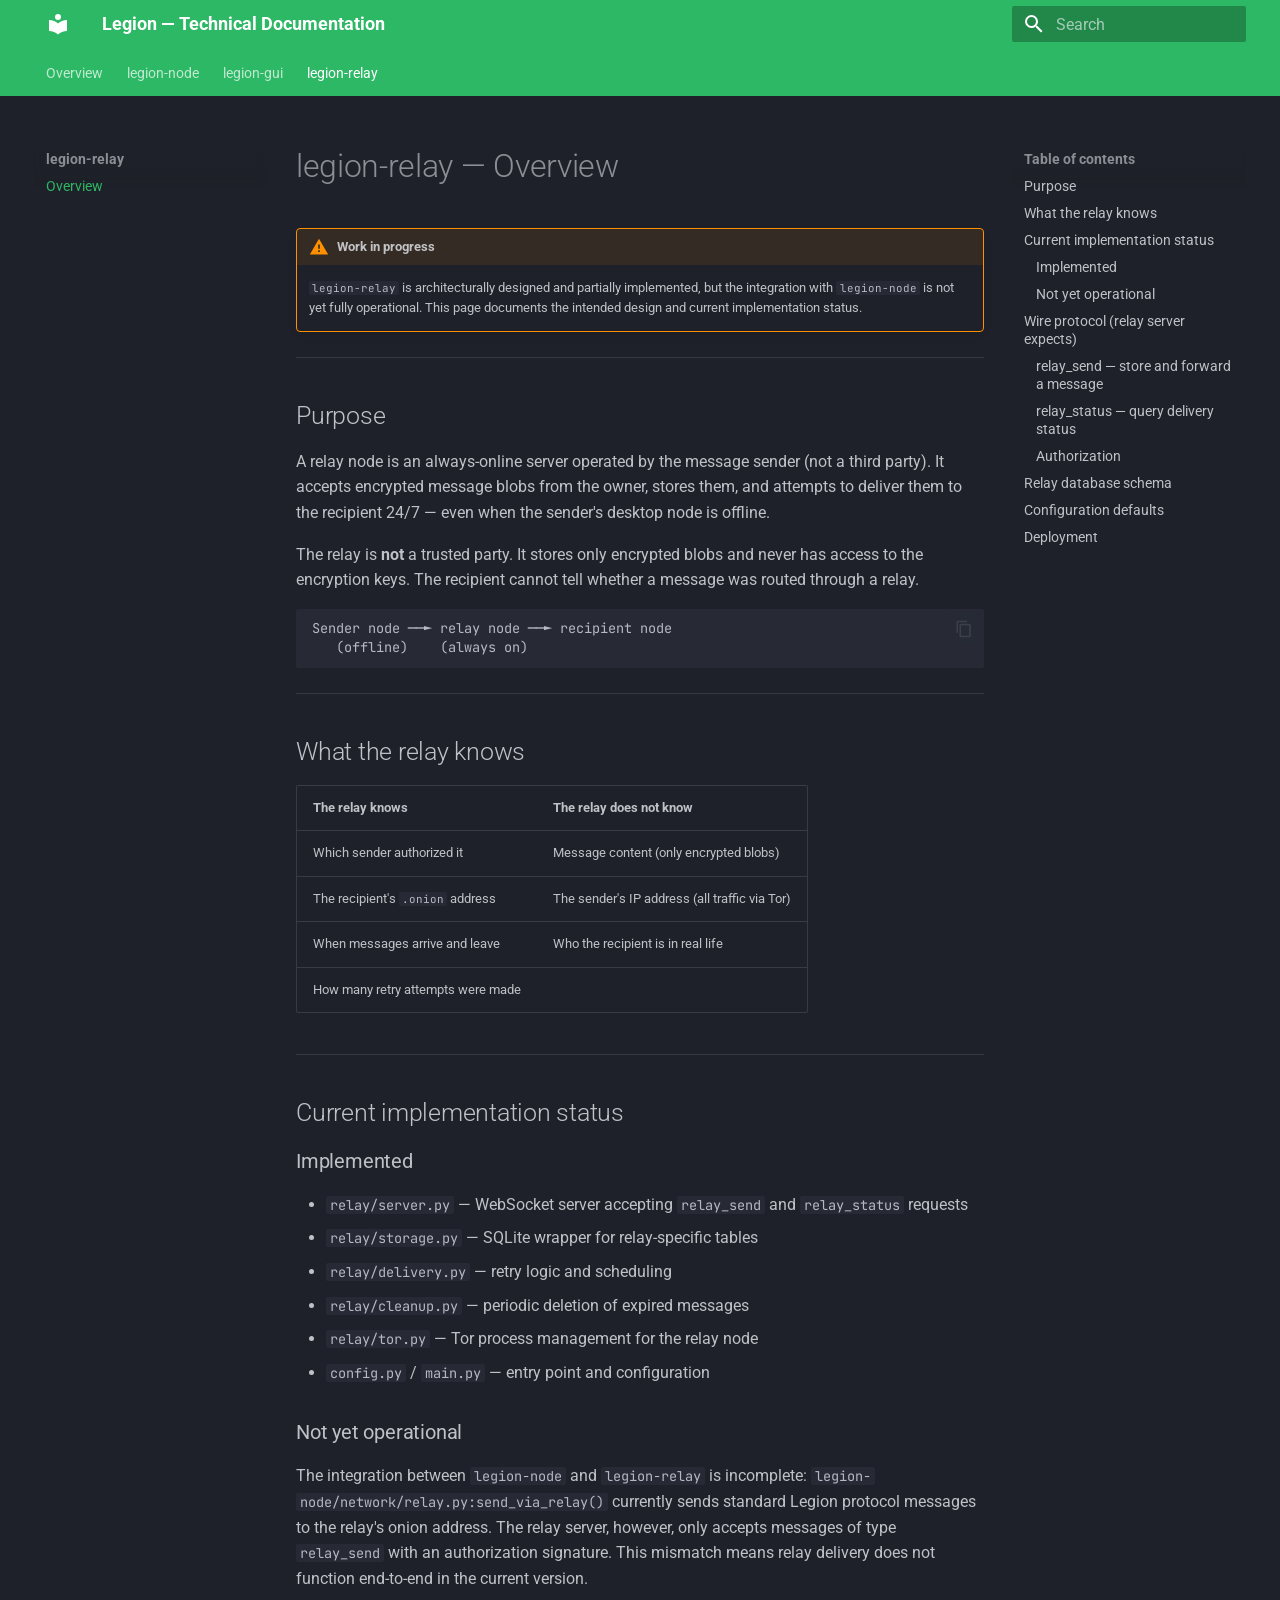
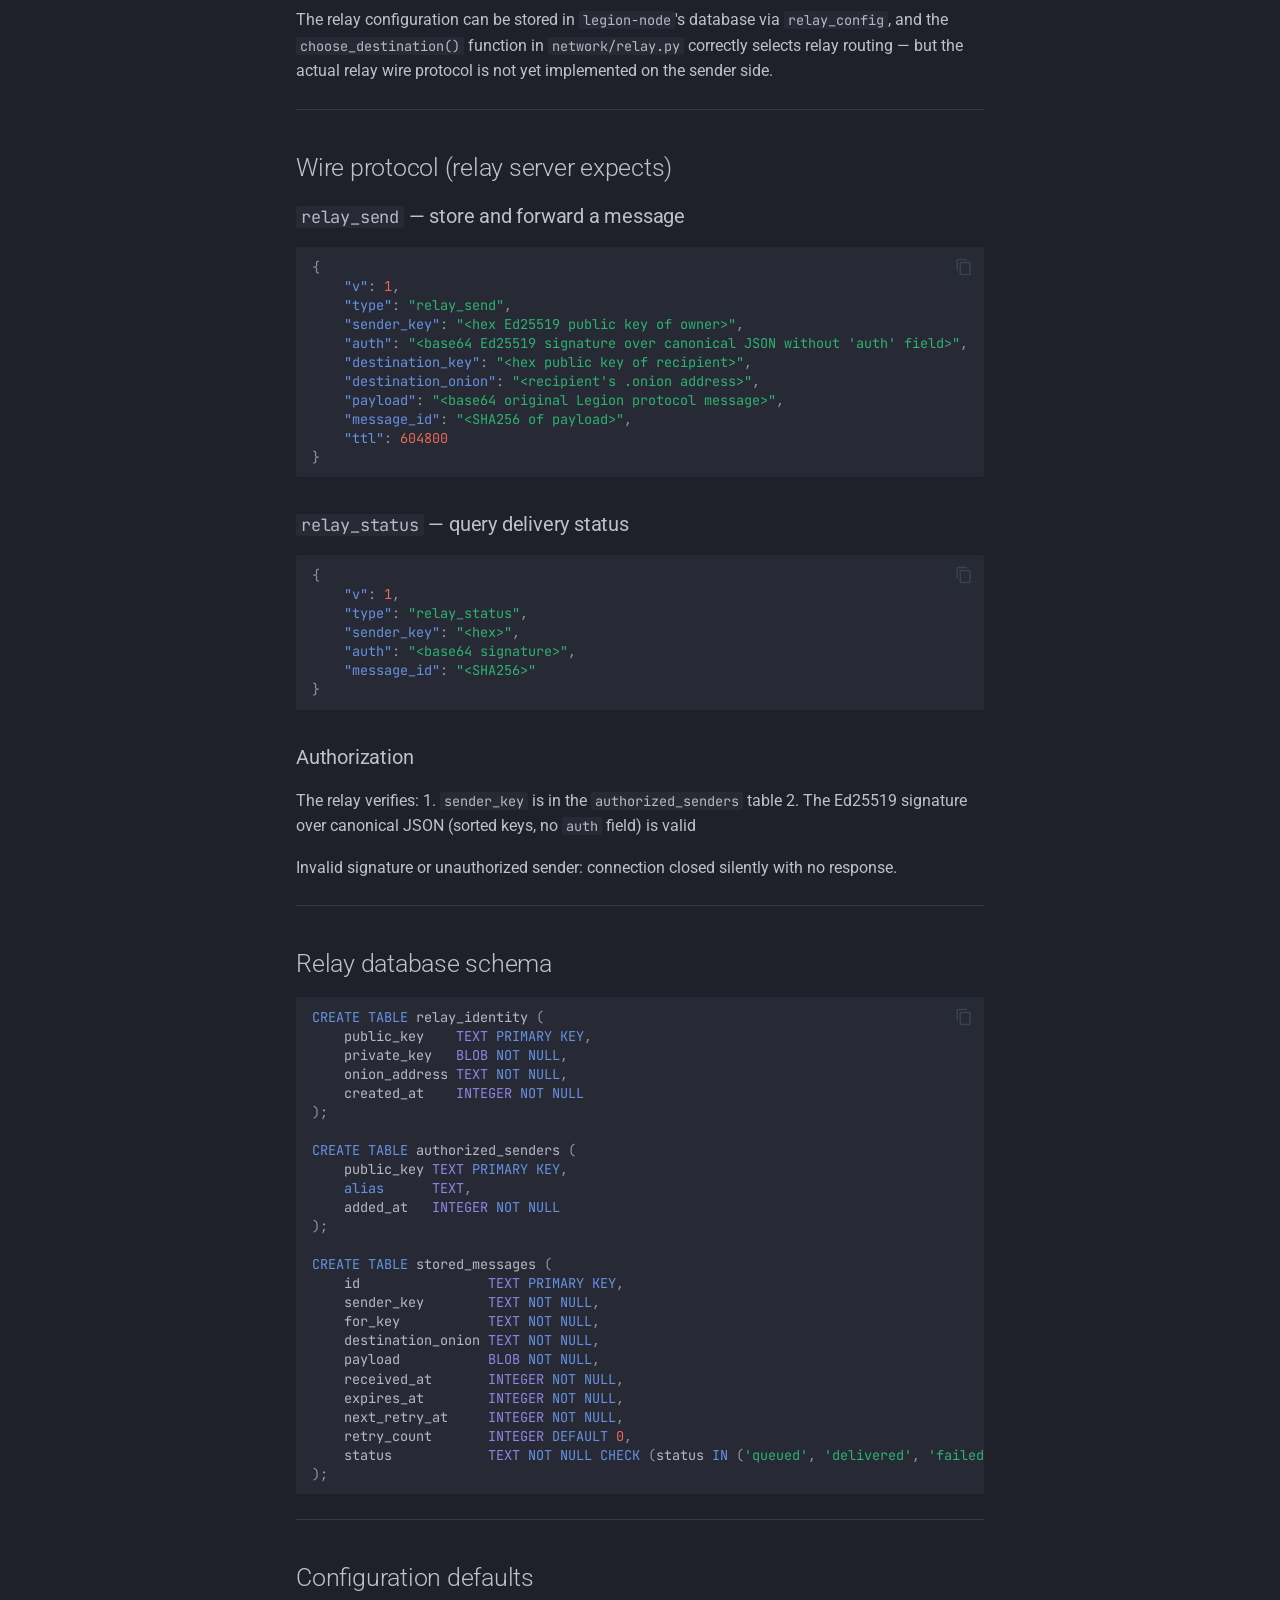
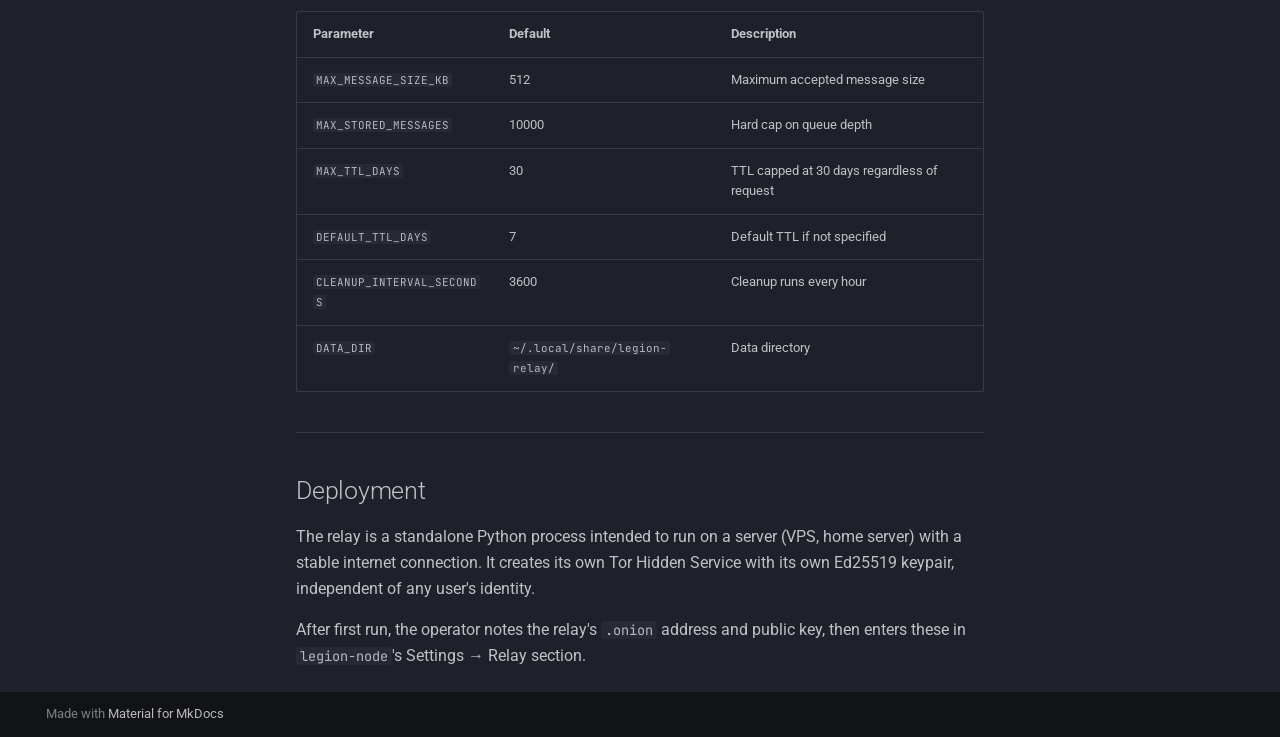
<file: site/relay/overview/index.html>
<!doctype html>
<html lang="en" class="no-js">
  <head>
    
      <meta charset="utf-8">
      <meta name="viewport" content="width=device-width,initial-scale=1">
      
        <meta name="description" content="Technical reference for the Legion decentralized messaging platform">
      
      
        <meta name="author" content="n3ur0-f4ll">
      
      
      
        <link rel="prev" href="../../gui/overview/">
      
      
      
        
      
      
      <link rel="icon" href="../../assets/images/favicon.png">
      <meta name="generator" content="mkdocs-1.6.1, mkdocs-material-9.7.6">
    
    
      
        <title>Overview - Legion — Technical Documentation</title>
      
    
    
      <link rel="stylesheet" href="../../assets/stylesheets/main.484c7ddc.min.css">
      
        
        <link rel="stylesheet" href="../../assets/stylesheets/palette.ab4e12ef.min.css">
      
      


    
    
      
    
    
      
        
        
        <link rel="preconnect" href="https://fonts.gstatic.com" crossorigin>
        <link rel="stylesheet" href="https://fonts.googleapis.com/css?family=Roboto:300,300i,400,400i,700,700i%7CJetBrains+Mono:400,400i,700,700i&display=fallback">
        <style>:root{--md-text-font:"Roboto";--md-code-font:"JetBrains Mono"}</style>
      
    
    
      <link rel="stylesheet" href="../../stylesheets/extra.css">
    
    <script>__md_scope=new URL("../..",location),__md_hash=e=>[...e].reduce(((e,_)=>(e<<5)-e+_.charCodeAt(0)),0),__md_get=(e,_=localStorage,t=__md_scope)=>JSON.parse(_.getItem(t.pathname+"."+e)),__md_set=(e,_,t=localStorage,a=__md_scope)=>{try{t.setItem(a.pathname+"."+e,JSON.stringify(_))}catch(e){}}</script>
    
      

    
    
  </head>
  
  
    
    
      
    
    
    
    
    <body dir="ltr" data-md-color-scheme="slate" data-md-color-primary="custom" data-md-color-accent="custom">
  
    
    <input class="md-toggle" data-md-toggle="drawer" type="checkbox" id="__drawer" autocomplete="off">
    <input class="md-toggle" data-md-toggle="search" type="checkbox" id="__search" autocomplete="off">
    <label class="md-overlay" for="__drawer"></label>
    <div data-md-component="skip">
      
        
        <a href="#legion-relay-overview" class="md-skip">
          Skip to content
        </a>
      
    </div>
    <div data-md-component="announce">
      
    </div>
    
    
      

<header class="md-header" data-md-component="header">
  <nav class="md-header__inner md-grid" aria-label="Header">
    <a href="../.." title="Legion — Technical Documentation" class="md-header__button md-logo" aria-label="Legion — Technical Documentation" data-md-component="logo">
      
  
  <svg xmlns="http://www.w3.org/2000/svg" viewBox="0 0 24 24"><path d="M12 8a3 3 0 0 0 3-3 3 3 0 0 0-3-3 3 3 0 0 0-3 3 3 3 0 0 0 3 3m0 3.54C9.64 9.35 6.5 8 3 8v11c3.5 0 6.64 1.35 9 3.54 2.36-2.19 5.5-3.54 9-3.54V8c-3.5 0-6.64 1.35-9 3.54"/></svg>

    </a>
    <label class="md-header__button md-icon" for="__drawer">
      
      <svg xmlns="http://www.w3.org/2000/svg" viewBox="0 0 24 24"><path d="M3 6h18v2H3zm0 5h18v2H3zm0 5h18v2H3z"/></svg>
    </label>
    <div class="md-header__title" data-md-component="header-title">
      <div class="md-header__ellipsis">
        <div class="md-header__topic">
          <span class="md-ellipsis">
            Legion — Technical Documentation
          </span>
        </div>
        <div class="md-header__topic" data-md-component="header-topic">
          <span class="md-ellipsis">
            
              Overview
            
          </span>
        </div>
      </div>
    </div>
    
      
        <form class="md-header__option" data-md-component="palette">
  
    
    
    
    <input class="md-option" data-md-color-media="" data-md-color-scheme="slate" data-md-color-primary="custom" data-md-color-accent="custom"  aria-hidden="true"  type="radio" name="__palette" id="__palette_0">
    
  
</form>
      
    
    
      <script>var palette=__md_get("__palette");if(palette&&palette.color){if("(prefers-color-scheme)"===palette.color.media){var media=matchMedia("(prefers-color-scheme: light)"),input=document.querySelector(media.matches?"[data-md-color-media='(prefers-color-scheme: light)']":"[data-md-color-media='(prefers-color-scheme: dark)']");palette.color.media=input.getAttribute("data-md-color-media"),palette.color.scheme=input.getAttribute("data-md-color-scheme"),palette.color.primary=input.getAttribute("data-md-color-primary"),palette.color.accent=input.getAttribute("data-md-color-accent")}for(var[key,value]of Object.entries(palette.color))document.body.setAttribute("data-md-color-"+key,value)}</script>
    
    
    
      
      
        <label class="md-header__button md-icon" for="__search">
          
          <svg xmlns="http://www.w3.org/2000/svg" viewBox="0 0 24 24"><path d="M9.5 3A6.5 6.5 0 0 1 16 9.5c0 1.61-.59 3.09-1.56 4.23l.27.27h.79l5 5-1.5 1.5-5-5v-.79l-.27-.27A6.52 6.52 0 0 1 9.5 16 6.5 6.5 0 0 1 3 9.5 6.5 6.5 0 0 1 9.5 3m0 2C7 5 5 7 5 9.5S7 14 9.5 14 14 12 14 9.5 12 5 9.5 5"/></svg>
        </label>
        <div class="md-search" data-md-component="search" role="dialog">
  <label class="md-search__overlay" for="__search"></label>
  <div class="md-search__inner" role="search">
    <form class="md-search__form" name="search">
      <input type="text" class="md-search__input" name="query" aria-label="Search" placeholder="Search" autocapitalize="off" autocorrect="off" autocomplete="off" spellcheck="false" data-md-component="search-query" required>
      <label class="md-search__icon md-icon" for="__search">
        
        <svg xmlns="http://www.w3.org/2000/svg" viewBox="0 0 24 24"><path d="M9.5 3A6.5 6.5 0 0 1 16 9.5c0 1.61-.59 3.09-1.56 4.23l.27.27h.79l5 5-1.5 1.5-5-5v-.79l-.27-.27A6.52 6.52 0 0 1 9.5 16 6.5 6.5 0 0 1 3 9.5 6.5 6.5 0 0 1 9.5 3m0 2C7 5 5 7 5 9.5S7 14 9.5 14 14 12 14 9.5 12 5 9.5 5"/></svg>
        
        <svg xmlns="http://www.w3.org/2000/svg" viewBox="0 0 24 24"><path d="M20 11v2H8l5.5 5.5-1.42 1.42L4.16 12l7.92-7.92L13.5 5.5 8 11z"/></svg>
      </label>
      <nav class="md-search__options" aria-label="Search">
        
          <a href="javascript:void(0)" class="md-search__icon md-icon" title="Share" aria-label="Share" data-clipboard data-clipboard-text="" data-md-component="search-share" tabindex="-1">
            
            <svg xmlns="http://www.w3.org/2000/svg" viewBox="0 0 24 24"><path d="M18 16.08c-.76 0-1.44.3-1.96.77L8.91 12.7c.05-.23.09-.46.09-.7s-.04-.47-.09-.7l7.05-4.11c.54.5 1.25.81 2.04.81a3 3 0 0 0 3-3 3 3 0 0 0-3-3 3 3 0 0 0-3 3c0 .24.04.47.09.7L8.04 9.81C7.5 9.31 6.79 9 6 9a3 3 0 0 0-3 3 3 3 0 0 0 3 3c.79 0 1.5-.31 2.04-.81l7.12 4.15c-.05.21-.08.43-.08.66 0 1.61 1.31 2.91 2.92 2.91s2.92-1.3 2.92-2.91A2.92 2.92 0 0 0 18 16.08"/></svg>
          </a>
        
        <button type="reset" class="md-search__icon md-icon" title="Clear" aria-label="Clear" tabindex="-1">
          
          <svg xmlns="http://www.w3.org/2000/svg" viewBox="0 0 24 24"><path d="M19 6.41 17.59 5 12 10.59 6.41 5 5 6.41 10.59 12 5 17.59 6.41 19 12 13.41 17.59 19 19 17.59 13.41 12z"/></svg>
        </button>
      </nav>
      
    </form>
    <div class="md-search__output">
      <div class="md-search__scrollwrap" tabindex="0" data-md-scrollfix>
        <div class="md-search-result" data-md-component="search-result">
          <div class="md-search-result__meta">
            Initializing search
          </div>
          <ol class="md-search-result__list" role="presentation"></ol>
        </div>
      </div>
    </div>
  </div>
</div>
      
    
    
  </nav>
  
</header>
    
    <div class="md-container" data-md-component="container">
      
      
        
          
            
<nav class="md-tabs" aria-label="Tabs" data-md-component="tabs">
  <div class="md-grid">
    <ul class="md-tabs__list">
      
        
  
  
  
  
    <li class="md-tabs__item">
      <a href="../.." class="md-tabs__link">
        
  
  
    
  
  Overview

      </a>
    </li>
  

      
        
  
  
  
  
    
    
      <li class="md-tabs__item">
        <a href="../../node/overview/" class="md-tabs__link">
          
  
  
  legion-node

        </a>
      </li>
    
  

      
        
  
  
  
  
    
    
      <li class="md-tabs__item">
        <a href="../../gui/overview/" class="md-tabs__link">
          
  
  
  legion-gui

        </a>
      </li>
    
  

      
        
  
  
  
    
  
  
    
    
      <li class="md-tabs__item md-tabs__item--active">
        <a href="./" class="md-tabs__link">
          
  
  
  legion-relay

        </a>
      </li>
    
  

      
    </ul>
  </div>
</nav>
          
        
      
      <main class="md-main" data-md-component="main">
        <div class="md-main__inner md-grid">
          
            
              
              <div class="md-sidebar md-sidebar--primary" data-md-component="sidebar" data-md-type="navigation" >
                <div class="md-sidebar__scrollwrap">
                  <div class="md-sidebar__inner">
                    


  


<nav class="md-nav md-nav--primary md-nav--lifted" aria-label="Navigation" data-md-level="0">
  <label class="md-nav__title" for="__drawer">
    <a href="../.." title="Legion — Technical Documentation" class="md-nav__button md-logo" aria-label="Legion — Technical Documentation" data-md-component="logo">
      
  
  <svg xmlns="http://www.w3.org/2000/svg" viewBox="0 0 24 24"><path d="M12 8a3 3 0 0 0 3-3 3 3 0 0 0-3-3 3 3 0 0 0-3 3 3 3 0 0 0 3 3m0 3.54C9.64 9.35 6.5 8 3 8v11c3.5 0 6.64 1.35 9 3.54 2.36-2.19 5.5-3.54 9-3.54V8c-3.5 0-6.64 1.35-9 3.54"/></svg>

    </a>
    Legion — Technical Documentation
  </label>
  
  <ul class="md-nav__list" data-md-scrollfix>
    
      
      
  
  
  
  
    <li class="md-nav__item">
      <a href="../.." class="md-nav__link">
        
  
  
  <span class="md-ellipsis">
    
  
    Overview
  

    
  </span>
  
  

      </a>
    </li>
  

    
      
      
  
  
  
  
    
    
    
    
      
      
        
      
    
    
    <li class="md-nav__item md-nav__item--nested">
      
        
        
          
        
        <input class="md-nav__toggle md-toggle md-toggle--indeterminate" type="checkbox" id="__nav_2" >
        
          
          <label class="md-nav__link" for="__nav_2" id="__nav_2_label" tabindex="0">
            
  
  
  <span class="md-ellipsis">
    
  
    legion-node
  

    
  </span>
  
  

            <span class="md-nav__icon md-icon"></span>
          </label>
        
        <nav class="md-nav" data-md-level="1" aria-labelledby="__nav_2_label" aria-expanded="false">
          <label class="md-nav__title" for="__nav_2">
            <span class="md-nav__icon md-icon"></span>
            
  
    legion-node
  

          </label>
          <ul class="md-nav__list" data-md-scrollfix>
            
              
                
  
  
  
  
    <li class="md-nav__item">
      <a href="../../node/overview/" class="md-nav__link">
        
  
  
  <span class="md-ellipsis">
    
  
    Overview
  

    
  </span>
  
  

      </a>
    </li>
  

              
            
              
                
  
  
  
  
    <li class="md-nav__item">
      <a href="../../node/core/" class="md-nav__link">
        
  
  
  <span class="md-ellipsis">
    
  
    Core layer
  

    
  </span>
  
  

      </a>
    </li>
  

              
            
              
                
  
  
  
  
    <li class="md-nav__item">
      <a href="../../node/network/" class="md-nav__link">
        
  
  
  <span class="md-ellipsis">
    
  
    Network layer
  

    
  </span>
  
  

      </a>
    </li>
  

              
            
              
                
  
  
  
  
    <li class="md-nav__item">
      <a href="../../node/messaging/" class="md-nav__link">
        
  
  
  <span class="md-ellipsis">
    
  
    Messaging layer
  

    
  </span>
  
  

      </a>
    </li>
  

              
            
              
                
  
  
  
  
    <li class="md-nav__item">
      <a href="../../node/api/" class="md-nav__link">
        
  
  
  <span class="md-ellipsis">
    
  
    API server
  

    
  </span>
  
  

      </a>
    </li>
  

              
            
          </ul>
        </nav>
      
    </li>
  

    
      
      
  
  
  
  
    
    
    
    
      
      
        
      
    
    
    <li class="md-nav__item md-nav__item--nested">
      
        
        
          
        
        <input class="md-nav__toggle md-toggle md-toggle--indeterminate" type="checkbox" id="__nav_3" >
        
          
          <label class="md-nav__link" for="__nav_3" id="__nav_3_label" tabindex="0">
            
  
  
  <span class="md-ellipsis">
    
  
    legion-gui
  

    
  </span>
  
  

            <span class="md-nav__icon md-icon"></span>
          </label>
        
        <nav class="md-nav" data-md-level="1" aria-labelledby="__nav_3_label" aria-expanded="false">
          <label class="md-nav__title" for="__nav_3">
            <span class="md-nav__icon md-icon"></span>
            
  
    legion-gui
  

          </label>
          <ul class="md-nav__list" data-md-scrollfix>
            
              
                
  
  
  
  
    <li class="md-nav__item">
      <a href="../../gui/overview/" class="md-nav__link">
        
  
  
  <span class="md-ellipsis">
    
  
    Overview
  

    
  </span>
  
  

      </a>
    </li>
  

              
            
          </ul>
        </nav>
      
    </li>
  

    
      
      
  
  
    
  
  
  
    
    
    
    
      
        
        
      
      
        
      
    
    
    <li class="md-nav__item md-nav__item--active md-nav__item--section md-nav__item--nested">
      
        
        
        <input class="md-nav__toggle md-toggle " type="checkbox" id="__nav_4" checked>
        
          
          <label class="md-nav__link" for="__nav_4" id="__nav_4_label" tabindex="">
            
  
  
  <span class="md-ellipsis">
    
  
    legion-relay
  

    
  </span>
  
  

            <span class="md-nav__icon md-icon"></span>
          </label>
        
        <nav class="md-nav" data-md-level="1" aria-labelledby="__nav_4_label" aria-expanded="true">
          <label class="md-nav__title" for="__nav_4">
            <span class="md-nav__icon md-icon"></span>
            
  
    legion-relay
  

          </label>
          <ul class="md-nav__list" data-md-scrollfix>
            
              
                
  
  
    
  
  
  
    <li class="md-nav__item md-nav__item--active">
      
      <input class="md-nav__toggle md-toggle" type="checkbox" id="__toc">
      
      
        
      
      
        <label class="md-nav__link md-nav__link--active" for="__toc">
          
  
  
  <span class="md-ellipsis">
    
  
    Overview
  

    
  </span>
  
  

          <span class="md-nav__icon md-icon"></span>
        </label>
      
      <a href="./" class="md-nav__link md-nav__link--active">
        
  
  
  <span class="md-ellipsis">
    
  
    Overview
  

    
  </span>
  
  

      </a>
      
        

<nav class="md-nav md-nav--secondary" aria-label="Table of contents">
  
  
  
    
  
  
    <label class="md-nav__title" for="__toc">
      <span class="md-nav__icon md-icon"></span>
      Table of contents
    </label>
    <ul class="md-nav__list" data-md-component="toc" data-md-scrollfix>
      
        <li class="md-nav__item">
  <a href="#purpose" class="md-nav__link">
    <span class="md-ellipsis">
      
        Purpose
      
    </span>
  </a>
  
</li>
      
        <li class="md-nav__item">
  <a href="#what-the-relay-knows" class="md-nav__link">
    <span class="md-ellipsis">
      
        What the relay knows
      
    </span>
  </a>
  
</li>
      
        <li class="md-nav__item">
  <a href="#current-implementation-status" class="md-nav__link">
    <span class="md-ellipsis">
      
        Current implementation status
      
    </span>
  </a>
  
    <nav class="md-nav" aria-label="Current implementation status">
      <ul class="md-nav__list">
        
          <li class="md-nav__item">
  <a href="#implemented" class="md-nav__link">
    <span class="md-ellipsis">
      
        Implemented
      
    </span>
  </a>
  
</li>
        
          <li class="md-nav__item">
  <a href="#not-yet-operational" class="md-nav__link">
    <span class="md-ellipsis">
      
        Not yet operational
      
    </span>
  </a>
  
</li>
        
      </ul>
    </nav>
  
</li>
      
        <li class="md-nav__item">
  <a href="#wire-protocol-relay-server-expects" class="md-nav__link">
    <span class="md-ellipsis">
      
        Wire protocol (relay server expects)
      
    </span>
  </a>
  
    <nav class="md-nav" aria-label="Wire protocol (relay server expects)">
      <ul class="md-nav__list">
        
          <li class="md-nav__item">
  <a href="#relay_send-store-and-forward-a-message" class="md-nav__link">
    <span class="md-ellipsis">
      
        relay_send — store and forward a message
      
    </span>
  </a>
  
</li>
        
          <li class="md-nav__item">
  <a href="#relay_status-query-delivery-status" class="md-nav__link">
    <span class="md-ellipsis">
      
        relay_status — query delivery status
      
    </span>
  </a>
  
</li>
        
          <li class="md-nav__item">
  <a href="#authorization" class="md-nav__link">
    <span class="md-ellipsis">
      
        Authorization
      
    </span>
  </a>
  
</li>
        
      </ul>
    </nav>
  
</li>
      
        <li class="md-nav__item">
  <a href="#relay-database-schema" class="md-nav__link">
    <span class="md-ellipsis">
      
        Relay database schema
      
    </span>
  </a>
  
</li>
      
        <li class="md-nav__item">
  <a href="#configuration-defaults" class="md-nav__link">
    <span class="md-ellipsis">
      
        Configuration defaults
      
    </span>
  </a>
  
</li>
      
        <li class="md-nav__item">
  <a href="#deployment" class="md-nav__link">
    <span class="md-ellipsis">
      
        Deployment
      
    </span>
  </a>
  
</li>
      
    </ul>
  
</nav>
      
    </li>
  

              
            
          </ul>
        </nav>
      
    </li>
  

    
  </ul>
</nav>
                  </div>
                </div>
              </div>
            
            
              
              <div class="md-sidebar md-sidebar--secondary" data-md-component="sidebar" data-md-type="toc" >
                <div class="md-sidebar__scrollwrap">
                  <div class="md-sidebar__inner">
                    

<nav class="md-nav md-nav--secondary" aria-label="Table of contents">
  
  
  
    
  
  
    <label class="md-nav__title" for="__toc">
      <span class="md-nav__icon md-icon"></span>
      Table of contents
    </label>
    <ul class="md-nav__list" data-md-component="toc" data-md-scrollfix>
      
        <li class="md-nav__item">
  <a href="#purpose" class="md-nav__link">
    <span class="md-ellipsis">
      
        Purpose
      
    </span>
  </a>
  
</li>
      
        <li class="md-nav__item">
  <a href="#what-the-relay-knows" class="md-nav__link">
    <span class="md-ellipsis">
      
        What the relay knows
      
    </span>
  </a>
  
</li>
      
        <li class="md-nav__item">
  <a href="#current-implementation-status" class="md-nav__link">
    <span class="md-ellipsis">
      
        Current implementation status
      
    </span>
  </a>
  
    <nav class="md-nav" aria-label="Current implementation status">
      <ul class="md-nav__list">
        
          <li class="md-nav__item">
  <a href="#implemented" class="md-nav__link">
    <span class="md-ellipsis">
      
        Implemented
      
    </span>
  </a>
  
</li>
        
          <li class="md-nav__item">
  <a href="#not-yet-operational" class="md-nav__link">
    <span class="md-ellipsis">
      
        Not yet operational
      
    </span>
  </a>
  
</li>
        
      </ul>
    </nav>
  
</li>
      
        <li class="md-nav__item">
  <a href="#wire-protocol-relay-server-expects" class="md-nav__link">
    <span class="md-ellipsis">
      
        Wire protocol (relay server expects)
      
    </span>
  </a>
  
    <nav class="md-nav" aria-label="Wire protocol (relay server expects)">
      <ul class="md-nav__list">
        
          <li class="md-nav__item">
  <a href="#relay_send-store-and-forward-a-message" class="md-nav__link">
    <span class="md-ellipsis">
      
        relay_send — store and forward a message
      
    </span>
  </a>
  
</li>
        
          <li class="md-nav__item">
  <a href="#relay_status-query-delivery-status" class="md-nav__link">
    <span class="md-ellipsis">
      
        relay_status — query delivery status
      
    </span>
  </a>
  
</li>
        
          <li class="md-nav__item">
  <a href="#authorization" class="md-nav__link">
    <span class="md-ellipsis">
      
        Authorization
      
    </span>
  </a>
  
</li>
        
      </ul>
    </nav>
  
</li>
      
        <li class="md-nav__item">
  <a href="#relay-database-schema" class="md-nav__link">
    <span class="md-ellipsis">
      
        Relay database schema
      
    </span>
  </a>
  
</li>
      
        <li class="md-nav__item">
  <a href="#configuration-defaults" class="md-nav__link">
    <span class="md-ellipsis">
      
        Configuration defaults
      
    </span>
  </a>
  
</li>
      
        <li class="md-nav__item">
  <a href="#deployment" class="md-nav__link">
    <span class="md-ellipsis">
      
        Deployment
      
    </span>
  </a>
  
</li>
      
    </ul>
  
</nav>
                  </div>
                </div>
              </div>
            
          
          
            <div class="md-content" data-md-component="content">
              
              <article class="md-content__inner md-typeset">
                
                  



<h1 id="legion-relay-overview">legion-relay — Overview<a class="headerlink" href="#legion-relay-overview" title="Permanent link">&para;</a></h1>
<div class="admonition warning">
<p class="admonition-title">Work in progress</p>
<p><code>legion-relay</code> is architecturally designed and partially implemented, but the
integration with <code>legion-node</code> is not yet fully operational. This page documents
the intended design and current implementation status.</p>
</div>
<hr />
<h2 id="purpose">Purpose<a class="headerlink" href="#purpose" title="Permanent link">&para;</a></h2>
<p>A relay node is an always-online server operated by the message sender (not a third party).
It accepts encrypted message blobs from the owner, stores them, and attempts to deliver
them to the recipient 24/7 — even when the sender's desktop node is offline.</p>
<p>The relay is <strong>not</strong> a trusted party. It stores only encrypted blobs and never has access
to the encryption keys. The recipient cannot tell whether a message was routed through a
relay.</p>
<div class="highlight"><pre><span></span><code><a id="__codelineno-0-1" name="__codelineno-0-1" href="#__codelineno-0-1"></a>Sender node ──► relay node ──► recipient node
<a id="__codelineno-0-2" name="__codelineno-0-2" href="#__codelineno-0-2"></a>   (offline)    (always on)
</code></pre></div>
<hr />
<h2 id="what-the-relay-knows">What the relay knows<a class="headerlink" href="#what-the-relay-knows" title="Permanent link">&para;</a></h2>
<table>
<thead>
<tr>
<th>The relay knows</th>
<th>The relay does not know</th>
</tr>
</thead>
<tbody>
<tr>
<td>Which sender authorized it</td>
<td>Message content (only encrypted blobs)</td>
</tr>
<tr>
<td>The recipient's <code>.onion</code> address</td>
<td>The sender's IP address (all traffic via Tor)</td>
</tr>
<tr>
<td>When messages arrive and leave</td>
<td>Who the recipient is in real life</td>
</tr>
<tr>
<td>How many retry attempts were made</td>
<td></td>
</tr>
</tbody>
</table>
<hr />
<h2 id="current-implementation-status">Current implementation status<a class="headerlink" href="#current-implementation-status" title="Permanent link">&para;</a></h2>
<h3 id="implemented">Implemented<a class="headerlink" href="#implemented" title="Permanent link">&para;</a></h3>
<ul>
<li><code>relay/server.py</code> — WebSocket server accepting <code>relay_send</code> and <code>relay_status</code> requests</li>
<li><code>relay/storage.py</code> — SQLite wrapper for relay-specific tables</li>
<li><code>relay/delivery.py</code> — retry logic and scheduling</li>
<li><code>relay/cleanup.py</code> — periodic deletion of expired messages</li>
<li><code>relay/tor.py</code> — Tor process management for the relay node</li>
<li><code>config.py</code> / <code>main.py</code> — entry point and configuration</li>
</ul>
<h3 id="not-yet-operational">Not yet operational<a class="headerlink" href="#not-yet-operational" title="Permanent link">&para;</a></h3>
<p>The integration between <code>legion-node</code> and <code>legion-relay</code> is incomplete:
<code>legion-node/network/relay.py:send_via_relay()</code> currently sends standard Legion protocol
messages to the relay's onion address. The relay server, however, only accepts messages
of type <code>relay_send</code> with an authorization signature. This mismatch means relay delivery
does not function end-to-end in the current version.</p>
<p>The relay configuration can be stored in <code>legion-node</code>'s database via <code>relay_config</code>,
and the <code>choose_destination()</code> function in <code>network/relay.py</code> correctly selects relay
routing — but the actual relay wire protocol is not yet implemented on the sender side.</p>
<hr />
<h2 id="wire-protocol-relay-server-expects">Wire protocol (relay server expects)<a class="headerlink" href="#wire-protocol-relay-server-expects" title="Permanent link">&para;</a></h2>
<h3 id="relay_send-store-and-forward-a-message"><code>relay_send</code> — store and forward a message<a class="headerlink" href="#relay_send-store-and-forward-a-message" title="Permanent link">&para;</a></h3>
<div class="highlight"><pre><span></span><code><a id="__codelineno-1-1" name="__codelineno-1-1" href="#__codelineno-1-1"></a><span class="p">{</span>
<a id="__codelineno-1-2" name="__codelineno-1-2" href="#__codelineno-1-2"></a><span class="w">    </span><span class="nt">&quot;v&quot;</span><span class="p">:</span><span class="w"> </span><span class="mi">1</span><span class="p">,</span>
<a id="__codelineno-1-3" name="__codelineno-1-3" href="#__codelineno-1-3"></a><span class="w">    </span><span class="nt">&quot;type&quot;</span><span class="p">:</span><span class="w"> </span><span class="s2">&quot;relay_send&quot;</span><span class="p">,</span>
<a id="__codelineno-1-4" name="__codelineno-1-4" href="#__codelineno-1-4"></a><span class="w">    </span><span class="nt">&quot;sender_key&quot;</span><span class="p">:</span><span class="w"> </span><span class="s2">&quot;&lt;hex Ed25519 public key of owner&gt;&quot;</span><span class="p">,</span>
<a id="__codelineno-1-5" name="__codelineno-1-5" href="#__codelineno-1-5"></a><span class="w">    </span><span class="nt">&quot;auth&quot;</span><span class="p">:</span><span class="w"> </span><span class="s2">&quot;&lt;base64 Ed25519 signature over canonical JSON without &#39;auth&#39; field&gt;&quot;</span><span class="p">,</span>
<a id="__codelineno-1-6" name="__codelineno-1-6" href="#__codelineno-1-6"></a><span class="w">    </span><span class="nt">&quot;destination_key&quot;</span><span class="p">:</span><span class="w"> </span><span class="s2">&quot;&lt;hex public key of recipient&gt;&quot;</span><span class="p">,</span>
<a id="__codelineno-1-7" name="__codelineno-1-7" href="#__codelineno-1-7"></a><span class="w">    </span><span class="nt">&quot;destination_onion&quot;</span><span class="p">:</span><span class="w"> </span><span class="s2">&quot;&lt;recipient&#39;s .onion address&gt;&quot;</span><span class="p">,</span>
<a id="__codelineno-1-8" name="__codelineno-1-8" href="#__codelineno-1-8"></a><span class="w">    </span><span class="nt">&quot;payload&quot;</span><span class="p">:</span><span class="w"> </span><span class="s2">&quot;&lt;base64 original Legion protocol message&gt;&quot;</span><span class="p">,</span>
<a id="__codelineno-1-9" name="__codelineno-1-9" href="#__codelineno-1-9"></a><span class="w">    </span><span class="nt">&quot;message_id&quot;</span><span class="p">:</span><span class="w"> </span><span class="s2">&quot;&lt;SHA256 of payload&gt;&quot;</span><span class="p">,</span>
<a id="__codelineno-1-10" name="__codelineno-1-10" href="#__codelineno-1-10"></a><span class="w">    </span><span class="nt">&quot;ttl&quot;</span><span class="p">:</span><span class="w"> </span><span class="mi">604800</span>
<a id="__codelineno-1-11" name="__codelineno-1-11" href="#__codelineno-1-11"></a><span class="p">}</span>
</code></pre></div>
<h3 id="relay_status-query-delivery-status"><code>relay_status</code> — query delivery status<a class="headerlink" href="#relay_status-query-delivery-status" title="Permanent link">&para;</a></h3>
<div class="highlight"><pre><span></span><code><a id="__codelineno-2-1" name="__codelineno-2-1" href="#__codelineno-2-1"></a><span class="p">{</span>
<a id="__codelineno-2-2" name="__codelineno-2-2" href="#__codelineno-2-2"></a><span class="w">    </span><span class="nt">&quot;v&quot;</span><span class="p">:</span><span class="w"> </span><span class="mi">1</span><span class="p">,</span>
<a id="__codelineno-2-3" name="__codelineno-2-3" href="#__codelineno-2-3"></a><span class="w">    </span><span class="nt">&quot;type&quot;</span><span class="p">:</span><span class="w"> </span><span class="s2">&quot;relay_status&quot;</span><span class="p">,</span>
<a id="__codelineno-2-4" name="__codelineno-2-4" href="#__codelineno-2-4"></a><span class="w">    </span><span class="nt">&quot;sender_key&quot;</span><span class="p">:</span><span class="w"> </span><span class="s2">&quot;&lt;hex&gt;&quot;</span><span class="p">,</span>
<a id="__codelineno-2-5" name="__codelineno-2-5" href="#__codelineno-2-5"></a><span class="w">    </span><span class="nt">&quot;auth&quot;</span><span class="p">:</span><span class="w"> </span><span class="s2">&quot;&lt;base64 signature&gt;&quot;</span><span class="p">,</span>
<a id="__codelineno-2-6" name="__codelineno-2-6" href="#__codelineno-2-6"></a><span class="w">    </span><span class="nt">&quot;message_id&quot;</span><span class="p">:</span><span class="w"> </span><span class="s2">&quot;&lt;SHA256&gt;&quot;</span>
<a id="__codelineno-2-7" name="__codelineno-2-7" href="#__codelineno-2-7"></a><span class="p">}</span>
</code></pre></div>
<h3 id="authorization">Authorization<a class="headerlink" href="#authorization" title="Permanent link">&para;</a></h3>
<p>The relay verifies:
1. <code>sender_key</code> is in the <code>authorized_senders</code> table
2. The Ed25519 signature over canonical JSON (sorted keys, no <code>auth</code> field) is valid</p>
<p>Invalid signature or unauthorized sender: connection closed silently with no response.</p>
<hr />
<h2 id="relay-database-schema">Relay database schema<a class="headerlink" href="#relay-database-schema" title="Permanent link">&para;</a></h2>
<div class="highlight"><pre><span></span><code><a id="__codelineno-3-1" name="__codelineno-3-1" href="#__codelineno-3-1"></a><span class="k">CREATE</span><span class="w"> </span><span class="k">TABLE</span><span class="w"> </span><span class="n">relay_identity</span><span class="w"> </span><span class="p">(</span>
<a id="__codelineno-3-2" name="__codelineno-3-2" href="#__codelineno-3-2"></a><span class="w">    </span><span class="n">public_key</span><span class="w">    </span><span class="nb">TEXT</span><span class="w"> </span><span class="k">PRIMARY</span><span class="w"> </span><span class="k">KEY</span><span class="p">,</span>
<a id="__codelineno-3-3" name="__codelineno-3-3" href="#__codelineno-3-3"></a><span class="w">    </span><span class="n">private_key</span><span class="w">   </span><span class="nb">BLOB</span><span class="w"> </span><span class="k">NOT</span><span class="w"> </span><span class="k">NULL</span><span class="p">,</span>
<a id="__codelineno-3-4" name="__codelineno-3-4" href="#__codelineno-3-4"></a><span class="w">    </span><span class="n">onion_address</span><span class="w"> </span><span class="nb">TEXT</span><span class="w"> </span><span class="k">NOT</span><span class="w"> </span><span class="k">NULL</span><span class="p">,</span>
<a id="__codelineno-3-5" name="__codelineno-3-5" href="#__codelineno-3-5"></a><span class="w">    </span><span class="n">created_at</span><span class="w">    </span><span class="nb">INTEGER</span><span class="w"> </span><span class="k">NOT</span><span class="w"> </span><span class="k">NULL</span>
<a id="__codelineno-3-6" name="__codelineno-3-6" href="#__codelineno-3-6"></a><span class="p">);</span>
<a id="__codelineno-3-7" name="__codelineno-3-7" href="#__codelineno-3-7"></a>
<a id="__codelineno-3-8" name="__codelineno-3-8" href="#__codelineno-3-8"></a><span class="k">CREATE</span><span class="w"> </span><span class="k">TABLE</span><span class="w"> </span><span class="n">authorized_senders</span><span class="w"> </span><span class="p">(</span>
<a id="__codelineno-3-9" name="__codelineno-3-9" href="#__codelineno-3-9"></a><span class="w">    </span><span class="n">public_key</span><span class="w"> </span><span class="nb">TEXT</span><span class="w"> </span><span class="k">PRIMARY</span><span class="w"> </span><span class="k">KEY</span><span class="p">,</span>
<a id="__codelineno-3-10" name="__codelineno-3-10" href="#__codelineno-3-10"></a><span class="w">    </span><span class="k">alias</span><span class="w">      </span><span class="nb">TEXT</span><span class="p">,</span>
<a id="__codelineno-3-11" name="__codelineno-3-11" href="#__codelineno-3-11"></a><span class="w">    </span><span class="n">added_at</span><span class="w">   </span><span class="nb">INTEGER</span><span class="w"> </span><span class="k">NOT</span><span class="w"> </span><span class="k">NULL</span>
<a id="__codelineno-3-12" name="__codelineno-3-12" href="#__codelineno-3-12"></a><span class="p">);</span>
<a id="__codelineno-3-13" name="__codelineno-3-13" href="#__codelineno-3-13"></a>
<a id="__codelineno-3-14" name="__codelineno-3-14" href="#__codelineno-3-14"></a><span class="k">CREATE</span><span class="w"> </span><span class="k">TABLE</span><span class="w"> </span><span class="n">stored_messages</span><span class="w"> </span><span class="p">(</span>
<a id="__codelineno-3-15" name="__codelineno-3-15" href="#__codelineno-3-15"></a><span class="w">    </span><span class="n">id</span><span class="w">                </span><span class="nb">TEXT</span><span class="w"> </span><span class="k">PRIMARY</span><span class="w"> </span><span class="k">KEY</span><span class="p">,</span>
<a id="__codelineno-3-16" name="__codelineno-3-16" href="#__codelineno-3-16"></a><span class="w">    </span><span class="n">sender_key</span><span class="w">        </span><span class="nb">TEXT</span><span class="w"> </span><span class="k">NOT</span><span class="w"> </span><span class="k">NULL</span><span class="p">,</span>
<a id="__codelineno-3-17" name="__codelineno-3-17" href="#__codelineno-3-17"></a><span class="w">    </span><span class="n">for_key</span><span class="w">           </span><span class="nb">TEXT</span><span class="w"> </span><span class="k">NOT</span><span class="w"> </span><span class="k">NULL</span><span class="p">,</span>
<a id="__codelineno-3-18" name="__codelineno-3-18" href="#__codelineno-3-18"></a><span class="w">    </span><span class="n">destination_onion</span><span class="w"> </span><span class="nb">TEXT</span><span class="w"> </span><span class="k">NOT</span><span class="w"> </span><span class="k">NULL</span><span class="p">,</span>
<a id="__codelineno-3-19" name="__codelineno-3-19" href="#__codelineno-3-19"></a><span class="w">    </span><span class="n">payload</span><span class="w">           </span><span class="nb">BLOB</span><span class="w"> </span><span class="k">NOT</span><span class="w"> </span><span class="k">NULL</span><span class="p">,</span>
<a id="__codelineno-3-20" name="__codelineno-3-20" href="#__codelineno-3-20"></a><span class="w">    </span><span class="n">received_at</span><span class="w">       </span><span class="nb">INTEGER</span><span class="w"> </span><span class="k">NOT</span><span class="w"> </span><span class="k">NULL</span><span class="p">,</span>
<a id="__codelineno-3-21" name="__codelineno-3-21" href="#__codelineno-3-21"></a><span class="w">    </span><span class="n">expires_at</span><span class="w">        </span><span class="nb">INTEGER</span><span class="w"> </span><span class="k">NOT</span><span class="w"> </span><span class="k">NULL</span><span class="p">,</span>
<a id="__codelineno-3-22" name="__codelineno-3-22" href="#__codelineno-3-22"></a><span class="w">    </span><span class="n">next_retry_at</span><span class="w">     </span><span class="nb">INTEGER</span><span class="w"> </span><span class="k">NOT</span><span class="w"> </span><span class="k">NULL</span><span class="p">,</span>
<a id="__codelineno-3-23" name="__codelineno-3-23" href="#__codelineno-3-23"></a><span class="w">    </span><span class="n">retry_count</span><span class="w">       </span><span class="nb">INTEGER</span><span class="w"> </span><span class="k">DEFAULT</span><span class="w"> </span><span class="mi">0</span><span class="p">,</span>
<a id="__codelineno-3-24" name="__codelineno-3-24" href="#__codelineno-3-24"></a><span class="w">    </span><span class="n">status</span><span class="w">            </span><span class="nb">TEXT</span><span class="w"> </span><span class="k">NOT</span><span class="w"> </span><span class="k">NULL</span><span class="w"> </span><span class="k">CHECK</span><span class="w"> </span><span class="p">(</span><span class="n">status</span><span class="w"> </span><span class="k">IN</span><span class="w"> </span><span class="p">(</span><span class="s1">&#39;queued&#39;</span><span class="p">,</span><span class="w"> </span><span class="s1">&#39;delivered&#39;</span><span class="p">,</span><span class="w"> </span><span class="s1">&#39;failed&#39;</span><span class="p">))</span>
<a id="__codelineno-3-25" name="__codelineno-3-25" href="#__codelineno-3-25"></a><span class="p">);</span>
</code></pre></div>
<hr />
<h2 id="configuration-defaults">Configuration defaults<a class="headerlink" href="#configuration-defaults" title="Permanent link">&para;</a></h2>
<table>
<thead>
<tr>
<th>Parameter</th>
<th>Default</th>
<th>Description</th>
</tr>
</thead>
<tbody>
<tr>
<td><code>MAX_MESSAGE_SIZE_KB</code></td>
<td>512</td>
<td>Maximum accepted message size</td>
</tr>
<tr>
<td><code>MAX_STORED_MESSAGES</code></td>
<td>10000</td>
<td>Hard cap on queue depth</td>
</tr>
<tr>
<td><code>MAX_TTL_DAYS</code></td>
<td>30</td>
<td>TTL capped at 30 days regardless of request</td>
</tr>
<tr>
<td><code>DEFAULT_TTL_DAYS</code></td>
<td>7</td>
<td>Default TTL if not specified</td>
</tr>
<tr>
<td><code>CLEANUP_INTERVAL_SECONDS</code></td>
<td>3600</td>
<td>Cleanup runs every hour</td>
</tr>
<tr>
<td><code>DATA_DIR</code></td>
<td><code>~/.local/share/legion-relay/</code></td>
<td>Data directory</td>
</tr>
</tbody>
</table>
<hr />
<h2 id="deployment">Deployment<a class="headerlink" href="#deployment" title="Permanent link">&para;</a></h2>
<p>The relay is a standalone Python process intended to run on a server (VPS, home server)
with a stable internet connection. It creates its own Tor Hidden Service with its own
Ed25519 keypair, independent of any user's identity.</p>
<p>After first run, the operator notes the relay's <code>.onion</code> address and public key,
then enters these in <code>legion-node</code>'s Settings → Relay section.</p>












                
              </article>
            </div>
          
          
<script>var target=document.getElementById(location.hash.slice(1));target&&target.name&&(target.checked=target.name.startsWith("__tabbed_"))</script>
        </div>
        
          <button type="button" class="md-top md-icon" data-md-component="top" hidden>
  
  <svg xmlns="http://www.w3.org/2000/svg" viewBox="0 0 24 24"><path d="M13 20h-2V8l-5.5 5.5-1.42-1.42L12 4.16l7.92 7.92-1.42 1.42L13 8z"/></svg>
  Back to top
</button>
        
      </main>
      
        <footer class="md-footer">
  
  <div class="md-footer-meta md-typeset">
    <div class="md-footer-meta__inner md-grid">
      <div class="md-copyright">
  
  
    Made with
    <a href="https://squidfunk.github.io/mkdocs-material/" target="_blank" rel="noopener">
      Material for MkDocs
    </a>
  
</div>
      
    </div>
  </div>
</footer>
      
    </div>
    <div class="md-dialog" data-md-component="dialog">
      <div class="md-dialog__inner md-typeset"></div>
    </div>
    
    
    
      
      
      <script id="__config" type="application/json">{"annotate": null, "base": "../..", "features": ["navigation.tabs", "navigation.sections", "navigation.expand", "navigation.top", "search.highlight", "search.share", "content.code.copy", "content.code.annotate"], "search": "../../assets/javascripts/workers/search.2c215733.min.js", "tags": null, "translations": {"clipboard.copied": "Copied to clipboard", "clipboard.copy": "Copy to clipboard", "search.result.more.one": "1 more on this page", "search.result.more.other": "# more on this page", "search.result.none": "No matching documents", "search.result.one": "1 matching document", "search.result.other": "# matching documents", "search.result.placeholder": "Type to start searching", "search.result.term.missing": "Missing", "select.version": "Select version"}, "version": null}</script>
    
    
      <script src="../../assets/javascripts/bundle.79ae519e.min.js"></script>
      
    
  </body>
</html>
</file>
<file: site/stylesheets/extra.css>
:root {
  --md-primary-fg-color: #2db865;
  --md-accent-fg-color:  #2db865;
}
</file>
<file: site/assets/stylesheets/main.484c7ddc.min.css>
@charset "UTF-8";html{-webkit-text-size-adjust:none;-moz-text-size-adjust:none;text-size-adjust:none;box-sizing:border-box}*,:after,:before{box-sizing:inherit}@media (prefers-reduced-motion){*,:after,:before{transition:none!important}}body{margin:0}a,button,input,label{-webkit-tap-highlight-color:transparent}a{color:inherit;text-decoration:none}hr{border:0;box-sizing:initial;display:block;height:.05rem;overflow:visible;padding:0}small{font-size:80%}sub,sup{line-height:1em}img{border-style:none}table{border-collapse:initial;border-spacing:0}td,th{font-weight:400;vertical-align:top}button{background:#0000;border:0;font-family:inherit;font-size:inherit;margin:0;padding:0}input{border:0;outline:none}:root{--md-primary-fg-color:#4051b5;--md-primary-fg-color--light:#5d6cc0;--md-primary-fg-color--dark:#303fa1;--md-primary-bg-color:#fff;--md-primary-bg-color--light:#ffffffb3;--md-accent-fg-color:#526cfe;--md-accent-fg-color--transparent:#526cfe1a;--md-accent-bg-color:#fff;--md-accent-bg-color--light:#ffffffb3}[data-md-color-scheme=default]{color-scheme:light}[data-md-color-scheme=default] img[src$="#gh-dark-mode-only"],[data-md-color-scheme=default] img[src$="#only-dark"]{display:none}:root,[data-md-color-scheme=default]{--md-hue:225deg;--md-default-fg-color:#000000de;--md-default-fg-color--light:#0000008a;--md-default-fg-color--lighter:#00000052;--md-default-fg-color--lightest:#00000012;--md-default-bg-color:#fff;--md-default-bg-color--light:#ffffffb3;--md-default-bg-color--lighter:#ffffff4d;--md-default-bg-color--lightest:#ffffff1f;--md-code-fg-color:#36464e;--md-code-bg-color:#f5f5f5;--md-code-bg-color--light:#f5f5f5b3;--md-code-bg-color--lighter:#f5f5f54d;--md-code-hl-color:#4287ff;--md-code-hl-color--light:#4287ff1a;--md-code-hl-number-color:#d52a2a;--md-code-hl-special-color:#db1457;--md-code-hl-function-color:#a846b9;--md-code-hl-constant-color:#6e59d9;--md-code-hl-keyword-color:#3f6ec6;--md-code-hl-string-color:#1c7d4d;--md-code-hl-name-color:var(--md-code-fg-color);--md-code-hl-operator-color:var(--md-default-fg-color--light);--md-code-hl-punctuation-color:var(--md-default-fg-color--light);--md-code-hl-comment-color:var(--md-default-fg-color--light);--md-code-hl-generic-color:var(--md-default-fg-color--light);--md-code-hl-variable-color:var(--md-default-fg-color--light);--md-typeset-color:var(--md-default-fg-color);--md-typeset-a-color:var(--md-primary-fg-color);--md-typeset-del-color:#f5503d26;--md-typeset-ins-color:#0bd57026;--md-typeset-kbd-color:#fafafa;--md-typeset-kbd-accent-color:#fff;--md-typeset-kbd-border-color:#b8b8b8;--md-typeset-mark-color:#ffff0080;--md-typeset-table-color:#0000001f;--md-typeset-table-color--light:rgba(0,0,0,.035);--md-admonition-fg-color:var(--md-default-fg-color);--md-admonition-bg-color:var(--md-default-bg-color);--md-warning-fg-color:#000000de;--md-warning-bg-color:#ff9;--md-footer-fg-color:#fff;--md-footer-fg-color--light:#ffffffb3;--md-footer-fg-color--lighter:#ffffff73;--md-footer-bg-color:#000000de;--md-footer-bg-color--dark:#00000052;--md-shadow-z1:0 0.2rem 0.5rem #0000000d,0 0 0.05rem #0000001a;--md-shadow-z2:0 0.2rem 0.5rem #0000001a,0 0 0.05rem #00000040;--md-shadow-z3:0 0.2rem 0.5rem #0003,0 0 0.05rem #00000059}.md-icon svg{fill:currentcolor;display:block;height:1.2rem;width:1.2rem}body{-webkit-font-smoothing:antialiased;-moz-osx-font-smoothing:grayscale;--md-text-font-family:var(--md-text-font,_),-apple-system,BlinkMacSystemFont,Helvetica,Arial,sans-serif;--md-code-font-family:var(--md-code-font,_),SFMono-Regular,Consolas,Menlo,monospace}aside,body,input{font-feature-settings:"kern","liga";color:var(--md-typeset-color);font-family:var(--md-text-font-family)}code,kbd,pre{font-feature-settings:"kern";font-family:var(--md-code-font-family)}:root{--md-typeset-table-sort-icon:url('data:image/svg+xml;charset=utf-8,<svg xmlns="http://www.w3.org/2000/svg" viewBox="0 0 24 24"><path d="m18 21-4-4h3V7h-3l4-4 4 4h-3v10h3M2 19v-2h10v2M2 13v-2h7v2M2 7V5h4v2z"/></svg>');--md-typeset-table-sort-icon--asc:url('data:image/svg+xml;charset=utf-8,<svg xmlns="http://www.w3.org/2000/svg" viewBox="0 0 24 24"><path d="M19 17h3l-4 4-4-4h3V3h2M2 17h10v2H2M6 5v2H2V5m0 6h7v2H2z"/></svg>');--md-typeset-table-sort-icon--desc:url('data:image/svg+xml;charset=utf-8,<svg xmlns="http://www.w3.org/2000/svg" viewBox="0 0 24 24"><path d="M19 7h3l-4-4-4 4h3v14h2M2 17h10v2H2M6 5v2H2V5m0 6h7v2H2z"/></svg>')}.md-typeset{-webkit-print-color-adjust:exact;color-adjust:exact;font-size:.8rem;line-height:1.6;overflow-wrap:break-word}@media print{.md-typeset{font-size:.68rem}}.md-typeset blockquote,.md-typeset dl,.md-typeset figure,.md-typeset ol,.md-typeset pre,.md-typeset ul{margin-bottom:1em;margin-top:1em}.md-typeset h1{color:var(--md-default-fg-color--light);font-size:2em;line-height:1.3;margin:0 0 1.25em}.md-typeset h1,.md-typeset h2{font-weight:300;letter-spacing:-.01em}.md-typeset h2{font-size:1.5625em;line-height:1.4;margin:1.6em 0 .64em}.md-typeset h3{font-size:1.25em;font-weight:400;letter-spacing:-.01em;line-height:1.5;margin:1.6em 0 .8em}.md-typeset h2+h3{margin-top:.8em}.md-typeset h4{font-weight:700;letter-spacing:-.01em;margin:1em 0}.md-typeset h5,.md-typeset h6{color:var(--md-default-fg-color--light);font-size:.8em;font-weight:700;letter-spacing:-.01em;margin:1.25em 0}.md-typeset h5{text-transform:uppercase}.md-typeset h5 code{text-transform:none}.md-typeset hr{border-bottom:.05rem solid var(--md-default-fg-color--lightest);display:flow-root;margin:1.5em 0}.md-typeset a{color:var(--md-typeset-a-color);word-break:break-word}.md-typeset a,.md-typeset a:before{transition:color 125ms}.md-typeset a:focus,.md-typeset a:hover{color:var(--md-accent-fg-color)}.md-typeset a:focus code,.md-typeset a:hover code{background-color:var(--md-accent-fg-color--transparent);color:var(--md-accent-fg-color)}.md-typeset a code{color:var(--md-typeset-a-color)}.md-typeset a.focus-visible{outline-color:var(--md-accent-fg-color);outline-offset:.2rem}.md-typeset code,.md-typeset kbd,.md-typeset pre{color:var(--md-code-fg-color);direction:ltr;font-variant-ligatures:none;transition:background-color 125ms}@media print{.md-typeset code,.md-typeset kbd,.md-typeset pre{white-space:pre-wrap}}.md-typeset code{background-color:var(--md-code-bg-color);border-radius:.1rem;-webkit-box-decoration-break:clone;box-decoration-break:clone;font-size:.85em;padding:0 .2941176471em;transition:color 125ms,background-color 125ms;word-break:break-word}.md-typeset code:not(.focus-visible){-webkit-tap-highlight-color:transparent;outline:none}.md-typeset pre{display:flow-root;line-height:1.4;position:relative}.md-typeset pre>code{-webkit-box-decoration-break:slice;box-decoration-break:slice;box-shadow:none;display:block;margin:0;outline-color:var(--md-accent-fg-color);overflow:auto;padding:.7720588235em 1.1764705882em;scrollbar-color:var(--md-default-fg-color--lighter) #0000;scrollbar-width:thin;touch-action:auto;word-break:normal}.md-typeset pre>code:hover{scrollbar-color:var(--md-accent-fg-color) #0000}.md-typeset pre>code::-webkit-scrollbar{height:.2rem;width:.2rem}.md-typeset pre>code::-webkit-scrollbar-thumb{background-color:var(--md-default-fg-color--lighter)}.md-typeset pre>code::-webkit-scrollbar-thumb:hover{background-color:var(--md-accent-fg-color)}.md-typeset kbd{background-color:var(--md-typeset-kbd-color);border-radius:.1rem;box-shadow:0 .1rem 0 .05rem var(--md-typeset-kbd-border-color),0 .1rem 0 var(--md-typeset-kbd-border-color),0 -.1rem .2rem var(--md-typeset-kbd-accent-color) inset;color:var(--md-default-fg-color);display:inline-block;font-size:.75em;padding:0 .6666666667em;vertical-align:text-top;word-break:break-word}.md-typeset mark{background-color:var(--md-typeset-mark-color);-webkit-box-decoration-break:clone;box-decoration-break:clone;color:inherit;word-break:break-word}.md-typeset abbr{cursor:help;text-decoration:none}.md-typeset [data-preview],.md-typeset abbr{border-bottom:.05rem dotted var(--md-default-fg-color--light)}.md-typeset small{opacity:.75}[dir=ltr] .md-typeset sub,[dir=ltr] .md-typeset sup{margin-left:.078125em}[dir=rtl] .md-typeset sub,[dir=rtl] .md-typeset sup{margin-right:.078125em}[dir=ltr] .md-typeset blockquote{padding-left:.6rem}[dir=rtl] .md-typeset blockquote{padding-right:.6rem}[dir=ltr] .md-typeset blockquote{border-left:.2rem solid var(--md-default-fg-color--lighter)}[dir=rtl] .md-typeset blockquote{border-right:.2rem solid var(--md-default-fg-color--lighter)}.md-typeset blockquote{color:var(--md-default-fg-color--light);margin-left:0;margin-right:0}.md-typeset ul{list-style-type:disc}.md-typeset ul[type]{list-style-type:revert-layer}[dir=ltr] .md-typeset ol,[dir=ltr] .md-typeset ul{margin-left:.625em}[dir=rtl] .md-typeset ol,[dir=rtl] .md-typeset ul{margin-right:.625em}.md-typeset ol,.md-typeset ul{padding:0}.md-typeset ol:not([hidden]),.md-typeset ul:not([hidden]){display:flow-root}.md-typeset ol ol,.md-typeset ul ol{list-style-type:lower-alpha}.md-typeset ol ol ol,.md-typeset ul ol ol{list-style-type:lower-roman}.md-typeset ol ol ol ol,.md-typeset ul ol ol ol{list-style-type:upper-alpha}.md-typeset ol ol ol ol ol,.md-typeset ul ol ol ol ol{list-style-type:upper-roman}.md-typeset ol[type],.md-typeset ul[type]{list-style-type:revert-layer}[dir=ltr] .md-typeset ol li,[dir=ltr] .md-typeset ul li{margin-left:1.25em}[dir=rtl] .md-typeset ol li,[dir=rtl] .md-typeset ul li{margin-right:1.25em}.md-typeset ol li,.md-typeset ul li{margin-bottom:.5em}.md-typeset ol li blockquote,.md-typeset ol li p,.md-typeset ul li blockquote,.md-typeset ul li p{margin:.5em 0}.md-typeset ol li:last-child,.md-typeset ul li:last-child{margin-bottom:0}[dir=ltr] .md-typeset ol li ol,[dir=ltr] .md-typeset ol li ul,[dir=ltr] .md-typeset ul li ol,[dir=ltr] .md-typeset ul li ul{margin-left:.625em}[dir=rtl] .md-typeset ol li ol,[dir=rtl] .md-typeset ol li ul,[dir=rtl] .md-typeset ul li ol,[dir=rtl] .md-typeset ul li ul{margin-right:.625em}.md-typeset ol li ol,.md-typeset ol li ul,.md-typeset ul li ol,.md-typeset ul li ul{margin-bottom:.5em;margin-top:.5em}[dir=ltr] .md-typeset dd{margin-left:1.875em}[dir=rtl] .md-typeset dd{margin-right:1.875em}.md-typeset dd{margin-bottom:1.5em;margin-top:1em}.md-typeset img,.md-typeset svg,.md-typeset video{height:auto;max-width:100%}.md-typeset img[align=left]{margin:1em 1em 1em 0}.md-typeset img[align=right]{margin:1em 0 1em 1em}.md-typeset img[align]:only-child{margin-top:0}.md-typeset figure{display:flow-root;margin:1em auto;max-width:100%;text-align:center;width:fit-content}.md-typeset figure img{display:block;margin:0 auto}.md-typeset figcaption{font-style:italic;margin:1em auto;max-width:24rem}.md-typeset iframe{max-width:100%}.md-typeset table:not([class]){background-color:var(--md-default-bg-color);border:.05rem solid var(--md-typeset-table-color);border-radius:.1rem;display:inline-block;font-size:.64rem;max-width:100%;overflow:auto;touch-action:auto}@media print{.md-typeset table:not([class]){display:table}}.md-typeset table:not([class])+*{margin-top:1.5em}.md-typeset table:not([class]) td>:first-child,.md-typeset table:not([class]) th>:first-child{margin-top:0}.md-typeset table:not([class]) td>:last-child,.md-typeset table:not([class]) th>:last-child{margin-bottom:0}.md-typeset table:not([class]) td:not([align]),.md-typeset table:not([class]) th:not([align]){text-align:left}[dir=rtl] .md-typeset table:not([class]) td:not([align]),[dir=rtl] .md-typeset table:not([class]) th:not([align]){text-align:right}.md-typeset table:not([class]) th{font-weight:700;min-width:5rem;padding:.9375em 1.25em;vertical-align:top}.md-typeset table:not([class]) td{border-top:.05rem solid var(--md-typeset-table-color);padding:.9375em 1.25em;vertical-align:top}.md-typeset table:not([class]) tbody tr{transition:background-color 125ms}.md-typeset table:not([class]) tbody tr:hover{background-color:var(--md-typeset-table-color--light);box-shadow:0 .05rem 0 var(--md-default-bg-color) inset}.md-typeset table:not([class]) a{word-break:normal}.md-typeset table th[role=columnheader]{cursor:pointer}[dir=ltr] .md-typeset table th[role=columnheader]:after{margin-left:.5em}[dir=rtl] .md-typeset table th[role=columnheader]:after{margin-right:.5em}.md-typeset table th[role=columnheader]:after{content:"";display:inline-block;height:1.2em;-webkit-mask-image:var(--md-typeset-table-sort-icon);mask-image:var(--md-typeset-table-sort-icon);-webkit-mask-repeat:no-repeat;mask-repeat:no-repeat;-webkit-mask-size:contain;mask-size:contain;transition:background-color 125ms;vertical-align:text-bottom;width:1.2em}.md-typeset table th[role=columnheader]:hover:after{background-color:var(--md-default-fg-color--lighter)}.md-typeset table th[role=columnheader][aria-sort=ascending]:after{background-color:var(--md-default-fg-color--light);-webkit-mask-image:var(--md-typeset-table-sort-icon--asc);mask-image:var(--md-typeset-table-sort-icon--asc)}.md-typeset table th[role=columnheader][aria-sort=descending]:after{background-color:var(--md-default-fg-color--light);-webkit-mask-image:var(--md-typeset-table-sort-icon--desc);mask-image:var(--md-typeset-table-sort-icon--desc)}.md-typeset__scrollwrap{margin:1em -.8rem;overflow-x:auto;touch-action:auto}.md-typeset__table{display:inline-block;margin-bottom:.5em;padding:0 .8rem}@media print{.md-typeset__table{display:block}}html .md-typeset__table table{display:table;margin:0;overflow:hidden;width:100%}@media screen and (max-width:44.984375em){.md-content__inner>pre{margin:1em -.8rem}.md-content__inner>pre code{border-radius:0}}.md-typeset .md-author{border-radius:100%;display:block;flex-shrink:0;height:1.6rem;overflow:hidden;position:relative;transition:color 125ms,transform 125ms;width:1.6rem}.md-typeset .md-author img{display:block}.md-typeset .md-author--more{background:var(--md-default-fg-color--lightest);color:var(--md-default-fg-color--lighter);font-size:.6rem;font-weight:700;line-height:1.6rem;text-align:center}.md-typeset .md-author--long{height:2.4rem;width:2.4rem}.md-typeset a.md-author{transform:scale(1)}.md-typeset a.md-author img{border-radius:100%;filter:grayscale(100%) opacity(75%);transition:filter 125ms}.md-typeset a.md-author:focus,.md-typeset a.md-author:hover{transform:scale(1.1);z-index:1}.md-typeset a.md-author:focus img,.md-typeset a.md-author:hover img{filter:grayscale(0)}.md-banner{background-color:var(--md-footer-bg-color);color:var(--md-footer-fg-color);overflow:auto}@media print{.md-banner{display:none}}.md-banner--warning{background-color:var(--md-warning-bg-color);color:var(--md-warning-fg-color)}.md-banner__inner{font-size:.7rem;margin:.6rem auto;padding:0 .8rem}[dir=ltr] .md-banner__button{float:right}[dir=rtl] .md-banner__button{float:left}.md-banner__button{color:inherit;cursor:pointer;transition:opacity .25s}.no-js .md-banner__button{display:none}.md-banner__button:hover{opacity:.7}html{font-size:125%;height:100%;overflow-x:hidden}@media screen and (min-width:100em){html{font-size:137.5%}}@media screen and (min-width:125em){html{font-size:150%}}body{background-color:var(--md-default-bg-color);display:flex;flex-direction:column;font-size:.5rem;min-height:100%;position:relative;width:100%}@media print{body{display:block}}@media screen and (max-width:59.984375em){body[data-md-scrolllock]{position:fixed}}.md-grid{margin-left:auto;margin-right:auto;max-width:61rem}.md-container{display:flex;flex-direction:column;flex-grow:1}@media print{.md-container{display:block}}.md-main{flex-grow:1}.md-main__inner{display:flex;height:100%;margin-top:1.5rem}.md-ellipsis{overflow:hidden;text-overflow:ellipsis}.md-toggle{display:none}.md-option{height:0;opacity:0;position:absolute;width:0}.md-option:checked+label:not([hidden]){display:block}.md-option.focus-visible+label{outline-color:var(--md-accent-fg-color);outline-style:auto}.md-skip{background-color:var(--md-default-fg-color);border-radius:.1rem;color:var(--md-default-bg-color);font-size:.64rem;margin:.5rem;opacity:0;outline-color:var(--md-accent-fg-color);padding:.3rem .5rem;position:fixed;transform:translateY(.4rem);z-index:-1}.md-skip:focus{opacity:1;transform:translateY(0);transition:transform .25s cubic-bezier(.4,0,.2,1),opacity 175ms 75ms;z-index:10}@page{margin:25mm}:root{--md-clipboard-icon:url('data:image/svg+xml;charset=utf-8,<svg xmlns="http://www.w3.org/2000/svg" viewBox="0 0 24 24"><path d="M19 21H8V7h11m0-2H8a2 2 0 0 0-2 2v14a2 2 0 0 0 2 2h11a2 2 0 0 0 2-2V7a2 2 0 0 0-2-2m-3-4H4a2 2 0 0 0-2 2v14h2V3h12z"/></svg>')}.md-clipboard{border-radius:.1rem;color:var(--md-default-fg-color--lightest);cursor:pointer;height:1.5em;outline-color:var(--md-accent-fg-color);outline-offset:.1rem;transition:color .25s;width:1.5em;z-index:1}@media print{.md-clipboard{display:none}}.md-clipboard:not(.focus-visible){-webkit-tap-highlight-color:transparent;outline:none}:hover>.md-clipboard{color:var(--md-default-fg-color--light)}.md-clipboard:focus,.md-clipboard:hover{color:var(--md-accent-fg-color)}.md-clipboard:after{background-color:currentcolor;content:"";display:block;height:1.125em;margin:0 auto;-webkit-mask-image:var(--md-clipboard-icon);mask-image:var(--md-clipboard-icon);-webkit-mask-position:center;mask-position:center;-webkit-mask-repeat:no-repeat;mask-repeat:no-repeat;-webkit-mask-size:contain;mask-size:contain;width:1.125em}.md-clipboard--inline{cursor:pointer}.md-clipboard--inline code{transition:color .25s,background-color .25s}.md-clipboard--inline:focus code,.md-clipboard--inline:hover code{background-color:var(--md-accent-fg-color--transparent);color:var(--md-accent-fg-color)}:root{--md-code-select-icon:url('data:image/svg+xml;charset=utf-8,<svg xmlns="http://www.w3.org/2000/svg" viewBox="0 0 24 24"><path d="M19 19h-4v2h4c1.1 0 2-.9 2-2v-4h-2m0-12h-4v2h4v4h2V5c0-1.1-.9-2-2-2M5 5h4V3H5c-1.1 0-2 .9-2 2v4h2m0 6H3v4c0 1.1.9 2 2 2h4v-2H5zm2-4h2v2H7zm4 0h2v2h-2zm4 0h2v2h-2zM7 7h2v2H7zm4 0h2v2h-2zm4 0h2v2h-2zm-8 8h2v2H7zm4 0h2v2h-2zm4 0h2v2h-2z"/></svg>');--md-code-copy-icon:url('data:image/svg+xml;charset=utf-8,<svg xmlns="http://www.w3.org/2000/svg" viewBox="0 0 24 24"><path d="M19 21H8V7h11m0-2H8a2 2 0 0 0-2 2v14a2 2 0 0 0 2 2h11a2 2 0 0 0 2-2V7a2 2 0 0 0-2-2m-3-4H4a2 2 0 0 0-2 2v14h2V3h12z"/></svg>')}.md-typeset .md-code__content{display:grid}.md-code__nav{background-color:var(--md-code-bg-color--lighter);border-radius:.1rem;display:flex;gap:.2rem;padding:.2rem;position:absolute;right:.25em;top:.25em;transition:background-color .25s;z-index:1}:hover>.md-code__nav{background-color:var(--md-code-bg-color--light)}.md-code__button{color:var(--md-default-fg-color--lightest);cursor:pointer;display:block;height:1.5em;outline-color:var(--md-accent-fg-color);outline-offset:.1rem;transition:color .25s;width:1.5em}:hover>*>.md-code__button{color:var(--md-default-fg-color--light)}.md-code__button.focus-visible,.md-code__button:hover{color:var(--md-accent-fg-color)}.md-code__button--active{color:var(--md-default-fg-color)!important}.md-code__button:after{background-color:currentcolor;content:"";display:block;height:1.125em;margin:0 auto;-webkit-mask-position:center;mask-position:center;-webkit-mask-repeat:no-repeat;mask-repeat:no-repeat;-webkit-mask-size:contain;mask-size:contain;width:1.125em}.md-code__button[data-md-type=select]:after{-webkit-mask-image:var(--md-code-select-icon);mask-image:var(--md-code-select-icon)}.md-code__button[data-md-type=copy]:after{-webkit-mask-image:var(--md-code-copy-icon);mask-image:var(--md-code-copy-icon)}@keyframes consent{0%{opacity:0;transform:translateY(100%)}to{opacity:1;transform:translateY(0)}}@keyframes overlay{0%{opacity:0}to{opacity:1}}.md-consent__overlay{animation:overlay .25s both;-webkit-backdrop-filter:blur(.1rem);backdrop-filter:blur(.1rem);background-color:#0000008a;height:100%;opacity:1;position:fixed;top:0;width:100%;z-index:5}.md-consent__inner{animation:consent .5s cubic-bezier(.1,.7,.1,1) both;background-color:var(--md-default-bg-color);border:0;border-radius:.1rem;bottom:0;box-shadow:0 0 .2rem #0000001a,0 .2rem .4rem #0003;max-height:100%;overflow:auto;padding:0;position:fixed;width:100%;z-index:5}.md-consent__form{padding:.8rem}.md-consent__settings{display:none;margin:1em 0}input:checked+.md-consent__settings{display:block}.md-consent__controls{margin-bottom:.8rem}.md-typeset .md-consent__controls .md-button{display:inline}@media screen and (max-width:44.984375em){.md-typeset .md-consent__controls .md-button{display:block;margin-top:.4rem;text-align:center;width:100%}}.md-consent label{cursor:pointer}.md-content{flex-grow:1;min-width:0}.md-content__inner{margin:0 .8rem 1.2rem;padding-top:.6rem}@media screen and (min-width:76.25em){[dir=ltr] .md-sidebar--primary:not([hidden])~.md-content>.md-content__inner{margin-left:1.2rem}[dir=ltr] .md-sidebar--secondary:not([hidden])~.md-content>.md-content__inner,[dir=rtl] .md-sidebar--primary:not([hidden])~.md-content>.md-content__inner{margin-right:1.2rem}[dir=rtl] .md-sidebar--secondary:not([hidden])~.md-content>.md-content__inner{margin-left:1.2rem}}.md-content__inner:before{content:"";display:block;height:.4rem}.md-content__inner>:last-child{margin-bottom:0}[dir=ltr] .md-content__button{float:right}[dir=rtl] .md-content__button{float:left}[dir=ltr] .md-content__button{margin-left:.4rem}[dir=rtl] .md-content__button{margin-right:.4rem}.md-content__button{margin:.4rem 0;padding:0}@media print{.md-content__button{display:none}}.md-typeset .md-content__button{color:var(--md-default-fg-color--lighter)}.md-content__button svg{display:inline;vertical-align:top}[dir=rtl] .md-content__button svg{transform:scaleX(-1)}[dir=ltr] .md-dialog{right:.8rem}[dir=rtl] .md-dialog{left:.8rem}.md-dialog{background-color:var(--md-default-fg-color);border-radius:.1rem;bottom:.8rem;box-shadow:var(--md-shadow-z3);min-width:11.1rem;opacity:0;padding:.4rem .6rem;pointer-events:none;position:fixed;transform:translateY(100%);transition:transform 0ms .4s,opacity .4s;z-index:4}@media print{.md-dialog{display:none}}.md-dialog--active{opacity:1;pointer-events:auto;transform:translateY(0);transition:transform .4s cubic-bezier(.075,.85,.175,1),opacity .4s}.md-dialog__inner{color:var(--md-default-bg-color);font-size:.7rem}.md-feedback{margin:2em 0 1em;text-align:center}.md-feedback fieldset{border:none;margin:0;padding:0}.md-feedback__title{font-weight:700;margin:1em auto}.md-feedback__inner{position:relative}.md-feedback__list{display:flex;flex-wrap:wrap;place-content:baseline center;position:relative}.md-feedback__list:hover .md-icon:not(:disabled){color:var(--md-default-fg-color--lighter)}:disabled .md-feedback__list{min-height:1.8rem}.md-feedback__icon{color:var(--md-default-fg-color--light);cursor:pointer;flex-shrink:0;margin:0 .1rem;transition:color 125ms}.md-feedback__icon:not(:disabled).md-icon:hover{color:var(--md-accent-fg-color)}.md-feedback__icon:disabled{color:var(--md-default-fg-color--lightest);pointer-events:none}.md-feedback__note{opacity:0;position:relative;transform:translateY(.4rem);transition:transform .4s cubic-bezier(.1,.7,.1,1),opacity .15s}.md-feedback__note>*{margin:0 auto;max-width:16rem}:disabled .md-feedback__note{opacity:1;transform:translateY(0)}@media print{.md-feedback{display:none}}.md-footer{background-color:var(--md-footer-bg-color);color:var(--md-footer-fg-color)}@media print{.md-footer{display:none}}.md-footer__inner{justify-content:space-between;overflow:auto;padding:.2rem}.md-footer__inner:not([hidden]){display:flex}.md-footer__link{align-items:end;display:flex;flex-grow:0.01;margin-bottom:.4rem;margin-top:1rem;max-width:100%;outline-color:var(--md-accent-fg-color);overflow:hidden;transition:opacity .25s}.md-footer__link:focus,.md-footer__link:hover{opacity:.7}[dir=rtl] .md-footer__link svg{transform:scaleX(-1)}@media screen and (max-width:44.984375em){.md-footer__link--prev{flex-shrink:0}.md-footer__link--prev .md-footer__title{display:none}}[dir=ltr] .md-footer__link--next{margin-left:auto}[dir=rtl] .md-footer__link--next{margin-right:auto}.md-footer__link--next{text-align:right}[dir=rtl] .md-footer__link--next{text-align:left}.md-footer__title{flex-grow:1;font-size:.9rem;margin-bottom:.7rem;max-width:calc(100% - 2.4rem);padding:0 1rem;white-space:nowrap}.md-footer__button{margin:.2rem;padding:.4rem}.md-footer__direction{font-size:.64rem;opacity:.7}.md-footer-meta{background-color:var(--md-footer-bg-color--dark)}.md-footer-meta__inner{display:flex;flex-wrap:wrap;justify-content:space-between;padding:.2rem}html .md-footer-meta.md-typeset a{color:var(--md-footer-fg-color--light)}html .md-footer-meta.md-typeset a:focus,html .md-footer-meta.md-typeset a:hover{color:var(--md-footer-fg-color)}.md-copyright{color:var(--md-footer-fg-color--lighter);font-size:.64rem;margin:auto .6rem;padding:.4rem 0;width:100%}@media screen and (min-width:45em){.md-copyright{width:auto}}.md-copyright__highlight{color:var(--md-footer-fg-color--light)}.md-social{display:inline-flex;gap:.2rem;margin:0 .4rem;padding:.2rem 0 .6rem}@media screen and (min-width:45em){.md-social{padding:.6rem 0}}.md-social__link{display:inline-block;height:1.6rem;text-align:center;width:1.6rem}.md-social__link:before{line-height:1.9}.md-social__link svg{fill:currentcolor;max-height:.8rem;vertical-align:-25%}.md-typeset .md-button{border:.1rem solid;border-radius:.1rem;color:var(--md-primary-fg-color);cursor:pointer;display:inline-block;font-weight:700;padding:.625em 2em;transition:color 125ms,background-color 125ms,border-color 125ms}.md-typeset .md-button--primary{background-color:var(--md-primary-fg-color);border-color:var(--md-primary-fg-color);color:var(--md-primary-bg-color)}.md-typeset .md-button:focus,.md-typeset .md-button:hover{background-color:var(--md-accent-fg-color);border-color:var(--md-accent-fg-color);color:var(--md-accent-bg-color)}[dir=ltr] .md-typeset .md-input{border-top-left-radius:.1rem}[dir=ltr] .md-typeset .md-input,[dir=rtl] .md-typeset .md-input{border-top-right-radius:.1rem}[dir=rtl] .md-typeset .md-input{border-top-left-radius:.1rem}.md-typeset .md-input{border-bottom:.1rem solid var(--md-default-fg-color--lighter);box-shadow:var(--md-shadow-z1);font-size:.8rem;height:1.8rem;padding:0 .6rem;transition:border .25s,box-shadow .25s}.md-typeset .md-input:focus,.md-typeset .md-input:hover{border-bottom-color:var(--md-accent-fg-color);box-shadow:var(--md-shadow-z2)}.md-typeset .md-input--stretch{width:100%}.md-header{background-color:var(--md-primary-fg-color);box-shadow:0 0 .2rem #0000,0 .2rem .4rem #0000;color:var(--md-primary-bg-color);display:block;left:0;position:sticky;right:0;top:0;z-index:4}@media print{.md-header{display:none}}.md-header[hidden]{transform:translateY(-100%);transition:transform .25s cubic-bezier(.8,0,.6,1),box-shadow .25s}.md-header--shadow{box-shadow:0 0 .2rem #0000001a,0 .2rem .4rem #0003;transition:transform .25s cubic-bezier(.1,.7,.1,1),box-shadow .25s}.md-header__inner{align-items:center;display:flex;padding:0 .2rem}.md-header__button{color:currentcolor;cursor:pointer;margin:.2rem;outline-color:var(--md-accent-fg-color);padding:.4rem;position:relative;transition:opacity .25s;vertical-align:middle;z-index:1}.md-header__button:hover{opacity:.7}.md-header__button:not([hidden]){display:inline-block}.md-header__button:not(.focus-visible){-webkit-tap-highlight-color:transparent;outline:none}.md-header__button.md-logo{margin:.2rem;padding:.4rem}@media screen and (max-width:76.234375em){.md-header__button.md-logo{display:none}}.md-header__button.md-logo img,.md-header__button.md-logo svg{fill:currentcolor;display:block;height:1.2rem;width:auto}@media screen and (min-width:60em){.md-header__button[for=__search]{display:none}}.no-js .md-header__button[for=__search]{display:none}[dir=rtl] .md-header__button[for=__search] svg{transform:scaleX(-1)}@media screen and (min-width:76.25em){.md-header__button[for=__drawer]{display:none}}.md-header__topic{display:flex;max-width:100%;position:absolute;transition:transform .4s cubic-bezier(.1,.7,.1,1),opacity .15s;white-space:nowrap}.md-header__topic+.md-header__topic{opacity:0;pointer-events:none;transform:translateX(1.25rem);transition:transform .4s cubic-bezier(1,.7,.1,.1),opacity .15s;z-index:-1}[dir=rtl] .md-header__topic+.md-header__topic{transform:translateX(-1.25rem)}.md-header__topic:first-child{font-weight:700}[dir=ltr] .md-header__title{margin-left:1rem;margin-right:.4rem}[dir=rtl] .md-header__title{margin-left:.4rem;margin-right:1rem}.md-header__title{flex-grow:1;font-size:.9rem;height:2.4rem;line-height:2.4rem}.md-header__title--active .md-header__topic{opacity:0;pointer-events:none;transform:translateX(-1.25rem);transition:transform .4s cubic-bezier(1,.7,.1,.1),opacity .15s;z-index:-1}[dir=rtl] .md-header__title--active .md-header__topic{transform:translateX(1.25rem)}.md-header__title--active .md-header__topic+.md-header__topic{opacity:1;pointer-events:auto;transform:translateX(0);transition:transform .4s cubic-bezier(.1,.7,.1,1),opacity .15s;z-index:0}.md-header__title>.md-header__ellipsis{height:100%;position:relative;width:100%}.md-header__option{display:flex;flex-shrink:0;max-width:100%;transition:max-width 0ms .25s,opacity .25s .25s;white-space:nowrap}[data-md-toggle=search]:checked~.md-header .md-header__option{max-width:0;opacity:0;transition:max-width 0ms,opacity 0ms}.md-header__option>input{bottom:0}.md-header__source{display:none}@media screen and (min-width:60em){[dir=ltr] .md-header__source{margin-left:1rem}[dir=rtl] .md-header__source{margin-right:1rem}.md-header__source{display:block;max-width:11.7rem;width:11.7rem}}@media screen and (min-width:76.25em){[dir=ltr] .md-header__source{margin-left:1.4rem}[dir=rtl] .md-header__source{margin-right:1.4rem}}.md-meta{color:var(--md-default-fg-color--light);font-size:.7rem;line-height:1.3}.md-meta__list{display:inline-flex;flex-wrap:wrap;list-style:none;margin:0;padding:0}.md-meta__item:not(:last-child):after{content:"·";margin-left:.2rem;margin-right:.2rem}.md-meta__link{color:var(--md-typeset-a-color)}.md-meta__link:focus,.md-meta__link:hover{color:var(--md-accent-fg-color)}.md-draft{background-color:#ff1744;border-radius:.125em;color:#fff;display:inline-block;font-weight:700;padding-left:.5714285714em;padding-right:.5714285714em}:root{--md-nav-icon--prev:url('data:image/svg+xml;charset=utf-8,<svg xmlns="http://www.w3.org/2000/svg" viewBox="0 0 24 24"><path d="M20 11v2H8l5.5 5.5-1.42 1.42L4.16 12l7.92-7.92L13.5 5.5 8 11z"/></svg>');--md-nav-icon--next:url('data:image/svg+xml;charset=utf-8,<svg xmlns="http://www.w3.org/2000/svg" viewBox="0 0 24 24"><path d="M8.59 16.58 13.17 12 8.59 7.41 10 6l6 6-6 6z"/></svg>');--md-toc-icon:url('data:image/svg+xml;charset=utf-8,<svg xmlns="http://www.w3.org/2000/svg" viewBox="0 0 24 24"><path d="M3 9h14V7H3zm0 4h14v-2H3zm0 4h14v-2H3zm16 0h2v-2h-2zm0-10v2h2V7zm0 6h2v-2h-2z"/></svg>')}.md-nav{font-size:.7rem;line-height:1.3}.md-nav__title{color:var(--md-default-fg-color--light);display:block;font-weight:700;overflow:hidden;padding:0 .6rem;text-overflow:ellipsis}.md-nav__title .md-nav__button{display:none}.md-nav__title .md-nav__button img{height:100%;width:auto}.md-nav__title .md-nav__button.md-logo img,.md-nav__title .md-nav__button.md-logo svg{fill:currentcolor;display:block;height:2.4rem;max-width:100%;object-fit:contain;width:auto}.md-nav__list{list-style:none;margin:0;padding:0}.md-nav__link{align-items:flex-start;display:flex;gap:.4rem;margin-top:.625em;scroll-snap-align:start;transition:color 125ms}.md-nav__link--passed,.md-nav__link--passed code{color:var(--md-default-fg-color--light)}.md-nav__item .md-nav__link--active,.md-nav__item .md-nav__link--active code{color:var(--md-typeset-a-color)}.md-nav__link .md-ellipsis{position:relative}.md-nav__link .md-ellipsis code{word-break:normal}[dir=ltr] .md-nav__link .md-icon:last-child{margin-left:auto}[dir=rtl] .md-nav__link .md-icon:last-child{margin-right:auto}.md-nav__link .md-typeset{font-size:.7rem;line-height:1.3}.md-nav__link svg{fill:currentcolor;flex-shrink:0;height:1.3em;position:relative}.md-nav__link[for]:focus,.md-nav__link[for]:hover,.md-nav__link[href]:focus,.md-nav__link[href]:hover{color:var(--md-accent-fg-color);cursor:pointer}.md-nav__link[for]:focus code,.md-nav__link[for]:hover code,.md-nav__link[href]:focus code,.md-nav__link[href]:hover code{background-color:var(--md-accent-fg-color--transparent);color:var(--md-accent-fg-color)}.md-nav__link.focus-visible{outline-color:var(--md-accent-fg-color);outline-offset:.2rem}.md-nav--primary .md-nav__link[for=__toc]{display:none}.md-nav--primary .md-nav__link[for=__toc] .md-icon:after{background-color:currentcolor;display:block;height:100%;-webkit-mask-image:var(--md-toc-icon);mask-image:var(--md-toc-icon);width:100%}.md-nav--primary .md-nav__link[for=__toc]~.md-nav{display:none}.md-nav__container>.md-nav__link{margin-top:0}.md-nav__container>.md-nav__link:first-child{flex-grow:1;min-width:0}.md-nav__icon{flex-shrink:0}.md-nav__source{display:none}@media screen and (max-width:76.234375em){.md-nav--primary,.md-nav--primary .md-nav{background-color:var(--md-default-bg-color);display:flex;flex-direction:column;height:100%;left:0;position:absolute;right:0;top:0;z-index:1}.md-nav--primary .md-nav__item,.md-nav--primary .md-nav__title{font-size:.8rem;line-height:1.5}.md-nav--primary .md-nav__title{background-color:var(--md-default-fg-color--lightest);color:var(--md-default-fg-color--light);cursor:pointer;height:5.6rem;line-height:2.4rem;padding:3rem .8rem .2rem;position:relative;white-space:nowrap}[dir=ltr] .md-nav--primary .md-nav__title .md-nav__icon{left:.4rem}[dir=rtl] .md-nav--primary .md-nav__title .md-nav__icon{right:.4rem}.md-nav--primary .md-nav__title .md-nav__icon{display:block;height:1.2rem;margin:.2rem;position:absolute;top:.4rem;width:1.2rem}.md-nav--primary .md-nav__title .md-nav__icon:after{background-color:currentcolor;content:"";display:block;height:100%;-webkit-mask-image:var(--md-nav-icon--prev);mask-image:var(--md-nav-icon--prev);-webkit-mask-position:center;mask-position:center;-webkit-mask-repeat:no-repeat;mask-repeat:no-repeat;-webkit-mask-size:contain;mask-size:contain;width:100%}.md-nav--primary .md-nav__title~.md-nav__list{background-color:var(--md-default-bg-color);box-shadow:0 .05rem 0 var(--md-default-fg-color--lightest) inset;overflow-y:auto;scroll-snap-type:y mandatory;touch-action:pan-y}.md-nav--primary .md-nav__title~.md-nav__list>:first-child{border-top:0}.md-nav--primary .md-nav__title[for=__drawer]{background-color:var(--md-primary-fg-color);color:var(--md-primary-bg-color);font-weight:700}.md-nav--primary .md-nav__title .md-logo{display:block;left:.2rem;margin:.2rem;padding:.4rem;position:absolute;right:.2rem;top:.2rem}.md-nav--primary .md-nav__list{flex:1}.md-nav--primary .md-nav__item{border-top:.05rem solid var(--md-default-fg-color--lightest)}.md-nav--primary .md-nav__item--active>.md-nav__link{color:var(--md-typeset-a-color)}.md-nav--primary .md-nav__item--active>.md-nav__link:focus,.md-nav--primary .md-nav__item--active>.md-nav__link:hover{color:var(--md-accent-fg-color)}.md-nav--primary .md-nav__link{margin-top:0;padding:.6rem .8rem}.md-nav--primary .md-nav__link svg{margin-top:.1em}.md-nav--primary .md-nav__link>.md-nav__link{padding:0}[dir=ltr] .md-nav--primary .md-nav__link .md-nav__icon{margin-right:-.2rem}[dir=rtl] .md-nav--primary .md-nav__link .md-nav__icon{margin-left:-.2rem}.md-nav--primary .md-nav__link .md-nav__icon{font-size:1.2rem;height:1.2rem;width:1.2rem}.md-nav--primary .md-nav__link .md-nav__icon:after{background-color:currentcolor;content:"";display:block;height:100%;-webkit-mask-image:var(--md-nav-icon--next);mask-image:var(--md-nav-icon--next);-webkit-mask-position:center;mask-position:center;-webkit-mask-repeat:no-repeat;mask-repeat:no-repeat;-webkit-mask-size:contain;mask-size:contain;width:100%}[dir=rtl] .md-nav--primary .md-nav__icon:after{transform:scale(-1)}.md-nav--primary .md-nav--secondary .md-nav{background-color:initial;position:static}[dir=ltr] .md-nav--primary .md-nav--secondary .md-nav .md-nav__link{padding-left:1.4rem}[dir=rtl] .md-nav--primary .md-nav--secondary .md-nav .md-nav__link{padding-right:1.4rem}[dir=ltr] .md-nav--primary .md-nav--secondary .md-nav .md-nav .md-nav__link{padding-left:2rem}[dir=rtl] .md-nav--primary .md-nav--secondary .md-nav .md-nav .md-nav__link{padding-right:2rem}[dir=ltr] .md-nav--primary .md-nav--secondary .md-nav .md-nav .md-nav .md-nav__link{padding-left:2.6rem}[dir=rtl] .md-nav--primary .md-nav--secondary .md-nav .md-nav .md-nav .md-nav__link{padding-right:2.6rem}[dir=ltr] .md-nav--primary .md-nav--secondary .md-nav .md-nav .md-nav .md-nav .md-nav__link{padding-left:3.2rem}[dir=rtl] .md-nav--primary .md-nav--secondary .md-nav .md-nav .md-nav .md-nav .md-nav__link{padding-right:3.2rem}.md-nav--secondary{background-color:initial}.md-nav__toggle~.md-nav{display:flex;opacity:0;transform:translateX(100%);transition:transform .25s cubic-bezier(.8,0,.6,1),opacity 125ms 50ms}[dir=rtl] .md-nav__toggle~.md-nav{transform:translateX(-100%)}.md-nav__toggle:checked~.md-nav{opacity:1;transform:translateX(0);transition:transform .25s cubic-bezier(.4,0,.2,1),opacity 125ms 125ms}.md-nav__toggle:checked~.md-nav>.md-nav__list{backface-visibility:hidden}}@media screen and (max-width:59.984375em){.md-nav--primary .md-nav__link[for=__toc]{display:flex}.md-nav--primary .md-nav__link[for=__toc] .md-icon:after{content:""}.md-nav--primary .md-nav__link[for=__toc]+.md-nav__link{display:none}.md-nav--primary .md-nav__link[for=__toc]~.md-nav{display:flex}.md-nav__source{background-color:var(--md-primary-fg-color--dark);color:var(--md-primary-bg-color);display:block;padding:0 .2rem}}@media screen and (min-width:60em) and (max-width:76.234375em){.md-nav--integrated .md-nav__link[for=__toc]{display:flex}.md-nav--integrated .md-nav__link[for=__toc] .md-icon:after{content:""}.md-nav--integrated .md-nav__link[for=__toc]+.md-nav__link{display:none}.md-nav--integrated .md-nav__link[for=__toc]~.md-nav{display:flex}}@media screen and (min-width:60em){.md-nav{margin-bottom:-.4rem}.md-nav--secondary .md-nav__title{background:var(--md-default-bg-color);box-shadow:0 0 .4rem .4rem var(--md-default-bg-color);position:sticky;top:0;z-index:1}.md-nav--secondary .md-nav__title[for=__toc]{scroll-snap-align:start}.md-nav--secondary .md-nav__title .md-nav__icon{display:none}[dir=ltr] .md-nav--secondary .md-nav__list{padding-left:.6rem}[dir=rtl] .md-nav--secondary .md-nav__list{padding-right:.6rem}.md-nav--secondary .md-nav__list{padding-bottom:.4rem}[dir=ltr] .md-nav--secondary .md-nav__item>.md-nav__link{margin-right:.4rem}[dir=rtl] .md-nav--secondary .md-nav__item>.md-nav__link{margin-left:.4rem}}@media screen and (min-width:76.25em){.md-nav{margin-bottom:-.4rem;transition:max-height .25s cubic-bezier(.86,0,.07,1)}.md-nav--primary .md-nav__title{background:var(--md-default-bg-color);box-shadow:0 0 .4rem .4rem var(--md-default-bg-color);position:sticky;top:0;z-index:1}.md-nav--primary .md-nav__title[for=__drawer]{scroll-snap-align:start}.md-nav--primary .md-nav__title .md-nav__icon{display:none}[dir=ltr] .md-nav--primary .md-nav__list{padding-left:.6rem}[dir=rtl] .md-nav--primary .md-nav__list{padding-right:.6rem}.md-nav--primary .md-nav__list{padding-bottom:.4rem}[dir=ltr] .md-nav--primary .md-nav__item>.md-nav__link{margin-right:.4rem}[dir=rtl] .md-nav--primary .md-nav__item>.md-nav__link{margin-left:.4rem}.md-nav__toggle~.md-nav{display:grid;grid-template-rows:minmax(.4rem,0fr);opacity:0;transition:grid-template-rows .25s cubic-bezier(.86,0,.07,1),opacity .25s,visibility 0ms .25s;visibility:collapse}.md-nav__toggle~.md-nav>.md-nav__list{overflow:hidden}.md-nav__toggle.md-toggle--indeterminate~.md-nav,.md-nav__toggle:checked~.md-nav{grid-template-rows:minmax(.4rem,1fr);opacity:1;transition:grid-template-rows .25s cubic-bezier(.86,0,.07,1),opacity .15s .1s,visibility 0ms;visibility:visible}.md-nav__toggle.md-toggle--indeterminate~.md-nav{transition:none}.md-nav__item--nested>.md-nav>.md-nav__title{display:none}.md-nav__item--section{display:block;margin:1.25em 0}.md-nav__item--section:last-child{margin-bottom:0}.md-nav__item--section>.md-nav__link{font-weight:700}.md-nav__item--section>.md-nav__link[for]{color:var(--md-default-fg-color--light)}.md-nav__item--section>.md-nav__link:not(.md-nav__container){pointer-events:none}.md-nav__item--section>.md-nav__link .md-icon,.md-nav__item--section>.md-nav__link>[for]{display:none}[dir=ltr] .md-nav__item--section>.md-nav{margin-left:-.6rem}[dir=rtl] .md-nav__item--section>.md-nav{margin-right:-.6rem}.md-nav__item--section>.md-nav{display:block;opacity:1;visibility:visible}.md-nav__item--section>.md-nav>.md-nav__list>.md-nav__item{padding:0}.md-nav__icon{border-radius:100%;height:.9rem;transition:background-color .25s;width:.9rem}.md-nav__icon:hover{background-color:var(--md-accent-fg-color--transparent)}.md-nav__icon:after{background-color:currentcolor;border-radius:100%;content:"";display:inline-block;height:100%;-webkit-mask-image:var(--md-nav-icon--next);mask-image:var(--md-nav-icon--next);-webkit-mask-position:center;mask-position:center;-webkit-mask-repeat:no-repeat;mask-repeat:no-repeat;-webkit-mask-size:contain;mask-size:contain;transition:transform .25s;vertical-align:-.1rem;width:100%}[dir=rtl] .md-nav__icon:after{transform:rotate(180deg)}.md-nav__item--nested .md-nav__toggle:checked~.md-nav__link .md-nav__icon:after,.md-nav__item--nested .md-toggle--indeterminate~.md-nav__link .md-nav__icon:after{transform:rotate(90deg)}.md-nav--lifted>.md-nav__list>.md-nav__item,.md-nav--lifted>.md-nav__title{display:none}.md-nav--lifted>.md-nav__list>.md-nav__item--active{display:block}.md-nav--lifted>.md-nav__list>.md-nav__item--active>.md-nav__link{background:var(--md-default-bg-color);box-shadow:0 0 .4rem .4rem var(--md-default-bg-color);margin-top:0;position:sticky;top:0;z-index:1}.md-nav--lifted>.md-nav__list>.md-nav__item--active>.md-nav__link:not(.md-nav__container){pointer-events:none}.md-nav--lifted>.md-nav__list>.md-nav__item--active.md-nav__item--section{margin:0}[dir=ltr] .md-nav--lifted>.md-nav__list>.md-nav__item>.md-nav:not(.md-nav--secondary){margin-left:-.6rem}[dir=rtl] .md-nav--lifted>.md-nav__list>.md-nav__item>.md-nav:not(.md-nav--secondary){margin-right:-.6rem}.md-nav--lifted>.md-nav__list>.md-nav__item>[for]{color:var(--md-default-fg-color--light)}.md-nav--lifted .md-nav[data-md-level="1"]{grid-template-rows:minmax(.4rem,1fr);opacity:1;visibility:visible}[dir=ltr] .md-nav--integrated>.md-nav__list>.md-nav__item--active .md-nav--secondary{border-left:.05rem solid var(--md-primary-fg-color)}[dir=rtl] .md-nav--integrated>.md-nav__list>.md-nav__item--active .md-nav--secondary{border-right:.05rem solid var(--md-primary-fg-color)}.md-nav--integrated>.md-nav__list>.md-nav__item--active .md-nav--secondary{display:block;margin-bottom:1.25em;opacity:1;visibility:visible}.md-nav--integrated>.md-nav__list>.md-nav__item--active .md-nav--secondary>.md-nav__list{overflow:visible;padding-bottom:0}.md-nav--integrated>.md-nav__list>.md-nav__item--active .md-nav--secondary>.md-nav__title{display:none}}.md-pagination{font-size:.8rem;font-weight:700;gap:.4rem}.md-pagination,.md-pagination>*{align-items:center;display:flex;justify-content:center}.md-pagination>*{border-radius:.2rem;height:1.8rem;min-width:1.8rem;text-align:center}.md-pagination__current{background-color:var(--md-default-fg-color--lightest);color:var(--md-default-fg-color--light)}.md-pagination__link{transition:color 125ms,background-color 125ms}.md-pagination__link:focus,.md-pagination__link:hover{background-color:var(--md-accent-fg-color--transparent);color:var(--md-accent-fg-color)}.md-pagination__link:focus svg,.md-pagination__link:hover svg{color:var(--md-accent-fg-color)}.md-pagination__link.focus-visible{outline-color:var(--md-accent-fg-color);outline-offset:.2rem}.md-pagination__link svg{fill:currentcolor;color:var(--md-default-fg-color--lighter);display:block;max-height:100%;width:1.2rem}:root{--md-path-icon:url('data:image/svg+xml;charset=utf-8,<svg xmlns="http://www.w3.org/2000/svg" viewBox="0 0 24 24"><path d="M8.59 16.58 13.17 12 8.59 7.41 10 6l6 6-6 6z"/></svg>')}.md-path{font-size:.7rem;margin:0 .8rem;overflow:auto;padding-top:1.2rem}.md-path:not([hidden]){display:block}@media screen and (min-width:76.25em){.md-path{margin:0 1.2rem}}.md-path__list{align-items:center;display:flex;gap:.2rem;list-style:none;margin:0;padding:0}.md-path__item:not(:first-child){display:inline-flex;gap:.2rem;white-space:nowrap}.md-path__item:not(:first-child):before{background-color:var(--md-default-fg-color--lighter);content:"";display:inline;height:.8rem;-webkit-mask-image:var(--md-path-icon);mask-image:var(--md-path-icon);width:.8rem}.md-path__link{align-items:center;color:var(--md-default-fg-color--light);display:flex}.md-path__link:focus,.md-path__link:hover{color:var(--md-accent-fg-color)}:root{--md-post-pin-icon:url('data:image/svg+xml;charset=utf-8,<svg xmlns="http://www.w3.org/2000/svg" viewBox="0 0 24 24"><path d="M16 12V4h1V2H7v2h1v8l-2 2v2h5.2v6h1.6v-6H18v-2z"/></svg>')}.md-post__back{border-bottom:.05rem solid var(--md-default-fg-color--lightest);margin-bottom:1.2rem;padding-bottom:1.2rem}@media screen and (max-width:76.234375em){.md-post__back{display:none}}[dir=rtl] .md-post__back svg{transform:scaleX(-1)}.md-post__authors{display:flex;flex-direction:column;gap:.6rem;margin:0 .6rem 1.2rem}.md-post .md-post__meta a{transition:color 125ms}.md-post .md-post__meta a:focus,.md-post .md-post__meta a:hover{color:var(--md-accent-fg-color)}.md-post__title{color:var(--md-default-fg-color--light);font-weight:700}.md-post--excerpt{margin-bottom:3.2rem}.md-post--excerpt .md-post__header{align-items:center;display:flex;gap:.6rem;min-height:1.6rem}.md-post--excerpt .md-post__authors{align-items:center;display:inline-flex;flex-direction:row;gap:.2rem;margin:0;min-height:2.4rem}[dir=ltr] .md-post--excerpt .md-post__meta .md-meta__list{margin-right:.4rem}[dir=rtl] .md-post--excerpt .md-post__meta .md-meta__list{margin-left:.4rem}.md-post--excerpt .md-post__content>:first-child{--md-scroll-margin:6rem;margin-top:0}.md-post>.md-nav--secondary{margin:1em 0}.md-pin{background:var(--md-default-fg-color--lightest);border-radius:1rem;margin-top:-.05rem;padding:.2rem}.md-pin:after{background-color:currentcolor;content:"";display:block;height:.6rem;margin:0 auto;-webkit-mask-image:var(--md-post-pin-icon);mask-image:var(--md-post-pin-icon);-webkit-mask-position:center;mask-position:center;-webkit-mask-repeat:no-repeat;mask-repeat:no-repeat;-webkit-mask-size:contain;mask-size:contain;width:.6rem}.md-profile{align-items:center;display:flex;font-size:.7rem;gap:.6rem;line-height:1.4;width:100%}.md-profile__description{flex-grow:1}.md-content--post{display:flex}@media screen and (max-width:76.234375em){.md-content--post{flex-flow:column-reverse}}.md-content--post>.md-content__inner{flex-grow:1;min-width:0}@media screen and (min-width:76.25em){[dir=ltr] .md-content--post>.md-content__inner{margin-left:1.2rem}[dir=rtl] .md-content--post>.md-content__inner{margin-right:1.2rem}}@media screen and (max-width:76.234375em){.md-sidebar.md-sidebar--post{padding:0;position:static;width:100%}.md-sidebar.md-sidebar--post .md-sidebar__scrollwrap{overflow:visible}.md-sidebar.md-sidebar--post .md-sidebar__inner{padding:0}.md-sidebar.md-sidebar--post .md-post__meta{margin-left:.6rem;margin-right:.6rem}.md-sidebar.md-sidebar--post .md-nav__item{border:none;display:inline}.md-sidebar.md-sidebar--post .md-nav__list{display:inline-flex;flex-wrap:wrap;gap:.6rem;padding-bottom:.6rem;padding-top:.6rem}.md-sidebar.md-sidebar--post .md-nav__link{padding:0}.md-sidebar.md-sidebar--post .md-nav{height:auto;margin-bottom:0;position:static}}:root{--md-progress-value:0;--md-progress-delay:400ms}.md-progress{background:var(--md-primary-bg-color);height:.075rem;opacity:min(clamp(0,var(--md-progress-value),1),clamp(0,100 - var(--md-progress-value),1));position:fixed;top:0;transform:scaleX(calc(var(--md-progress-value)*1%));transform-origin:left;transition:transform .5s cubic-bezier(.19,1,.22,1),opacity .25s var(--md-progress-delay);width:100%;z-index:4}:root{--md-search-result-icon:url('data:image/svg+xml;charset=utf-8,<svg xmlns="http://www.w3.org/2000/svg" viewBox="0 0 24 24"><path d="M14 2H6a2 2 0 0 0-2 2v16a2 2 0 0 0 2 2h7c-.41-.25-.8-.56-1.14-.9-.33-.33-.61-.7-.86-1.1H6V4h7v5h5v1.18c.71.16 1.39.43 2 .82V8zm6.31 16.9c1.33-2.11.69-4.9-1.4-6.22-2.11-1.33-4.91-.68-6.22 1.4-1.34 2.11-.69 4.89 1.4 6.22 1.46.93 3.32.93 4.79.02L22 23.39 23.39 22zm-3.81.1a2.5 2.5 0 0 1-2.5-2.5 2.5 2.5 0 0 1 2.5-2.5 2.5 2.5 0 0 1 2.5 2.5 2.5 2.5 0 0 1-2.5 2.5"/></svg>')}.md-search{position:relative}@media screen and (min-width:60em){.md-search{padding:.2rem 0}}.no-js .md-search{display:none}.md-search__overlay{opacity:0;z-index:1}@media screen and (max-width:59.984375em){[dir=ltr] .md-search__overlay{left:-2.2rem}[dir=rtl] .md-search__overlay{right:-2.2rem}.md-search__overlay{background-color:var(--md-default-bg-color);border-radius:1rem;height:2rem;overflow:hidden;pointer-events:none;position:absolute;top:-1rem;transform-origin:center;transition:transform .3s .1s,opacity .2s .2s;width:2rem}[data-md-toggle=search]:checked~.md-header .md-search__overlay{opacity:1;transition:transform .4s,opacity .1s}}@media screen and (min-width:60em){[dir=ltr] .md-search__overlay{left:0}[dir=rtl] .md-search__overlay{right:0}.md-search__overlay{background-color:#0000008a;cursor:pointer;height:0;position:fixed;top:0;transition:width 0ms .25s,height 0ms .25s,opacity .25s;width:0}[data-md-toggle=search]:checked~.md-header .md-search__overlay{height:200vh;opacity:1;transition:width 0ms,height 0ms,opacity .25s;width:100%}}@media screen and (max-width:29.984375em){[data-md-toggle=search]:checked~.md-header .md-search__overlay{transform:scale(45)}}@media screen and (min-width:30em) and (max-width:44.984375em){[data-md-toggle=search]:checked~.md-header .md-search__overlay{transform:scale(60)}}@media screen and (min-width:45em) and (max-width:59.984375em){[data-md-toggle=search]:checked~.md-header .md-search__overlay{transform:scale(75)}}.md-search__inner{backface-visibility:hidden}@media screen and (max-width:59.984375em){[dir=ltr] .md-search__inner{left:0}[dir=rtl] .md-search__inner{right:0}.md-search__inner{height:0;opacity:0;overflow:hidden;position:fixed;top:0;transform:translateX(5%);transition:width 0ms .3s,height 0ms .3s,transform .15s cubic-bezier(.4,0,.2,1) .15s,opacity .15s .15s;width:0;z-index:2}[dir=rtl] .md-search__inner{transform:translateX(-5%)}[data-md-toggle=search]:checked~.md-header .md-search__inner{height:100%;opacity:1;transform:translateX(0);transition:width 0ms 0ms,height 0ms 0ms,transform .15s cubic-bezier(.1,.7,.1,1) .15s,opacity .15s .15s;width:100%}}@media screen and (min-width:60em){[dir=ltr] .md-search__inner{float:right}[dir=rtl] .md-search__inner{float:left}.md-search__inner{padding:.1rem 0;position:relative;transition:width .25s cubic-bezier(.1,.7,.1,1);width:11.7rem}}@media screen and (min-width:60em) and (max-width:76.234375em){[data-md-toggle=search]:checked~.md-header .md-search__inner{width:23.4rem}}@media screen and (min-width:76.25em){[data-md-toggle=search]:checked~.md-header .md-search__inner{width:34.4rem}}.md-search__form{background-color:var(--md-default-bg-color);box-shadow:0 0 .6rem #0000;height:2.4rem;position:relative;transition:color .25s,background-color .25s;z-index:2}@media screen and (min-width:60em){.md-search__form{background-color:#00000042;border-radius:.1rem;height:1.8rem}.md-search__form:hover{background-color:#ffffff1f}}[data-md-toggle=search]:checked~.md-header .md-search__form{background-color:var(--md-default-bg-color);border-radius:.1rem .1rem 0 0;box-shadow:0 0 .6rem #00000012;color:var(--md-default-fg-color)}[dir=ltr] .md-search__input{padding-left:3.6rem;padding-right:2.2rem}[dir=rtl] .md-search__input{padding-left:2.2rem;padding-right:3.6rem}.md-search__input{background:#0000;font-size:.9rem;height:100%;position:relative;text-overflow:ellipsis;width:100%;z-index:2}.md-search__input::placeholder{transition:color .25s}.md-search__input::placeholder,.md-search__input~.md-search__icon{color:var(--md-default-fg-color--light)}.md-search__input::-ms-clear{display:none}@media screen and (max-width:59.984375em){.md-search__input{font-size:.9rem;height:2.4rem;width:100%}}@media screen and (min-width:60em){[dir=ltr] .md-search__input{padding-left:2.2rem}[dir=rtl] .md-search__input{padding-right:2.2rem}.md-search__input{color:inherit;font-size:.8rem}.md-search__input::placeholder{color:var(--md-primary-bg-color--light)}.md-search__input+.md-search__icon{color:var(--md-primary-bg-color)}[data-md-toggle=search]:checked~.md-header .md-search__input{text-overflow:clip}[data-md-toggle=search]:checked~.md-header .md-search__input+.md-search__icon{color:var(--md-default-fg-color--light)}[data-md-toggle=search]:checked~.md-header .md-search__input::placeholder{color:#0000}}.md-search__icon{cursor:pointer;display:inline-block;height:1.2rem;transition:color .25s,opacity .25s;width:1.2rem}.md-search__icon:hover{opacity:.7}[dir=ltr] .md-search__icon[for=__search]{left:.5rem}[dir=rtl] .md-search__icon[for=__search]{right:.5rem}.md-search__icon[for=__search]{position:absolute;top:.3rem;z-index:2}[dir=rtl] .md-search__icon[for=__search] svg{transform:scaleX(-1)}@media screen and (max-width:59.984375em){[dir=ltr] .md-search__icon[for=__search]{left:.8rem}[dir=rtl] .md-search__icon[for=__search]{right:.8rem}.md-search__icon[for=__search]{top:.6rem}.md-search__icon[for=__search] svg:first-child{display:none}}@media screen and (min-width:60em){.md-search__icon[for=__search]{pointer-events:none}.md-search__icon[for=__search] svg:last-child{display:none}}[dir=ltr] .md-search__options{right:.5rem}[dir=rtl] .md-search__options{left:.5rem}.md-search__options{pointer-events:none;position:absolute;top:.3rem;z-index:2}@media screen and (max-width:59.984375em){[dir=ltr] .md-search__options{right:.8rem}[dir=rtl] .md-search__options{left:.8rem}.md-search__options{top:.6rem}}[dir=ltr] .md-search__options>.md-icon{margin-left:.2rem}[dir=rtl] .md-search__options>.md-icon{margin-right:.2rem}.md-search__options>.md-icon{color:var(--md-default-fg-color--light);opacity:0;transform:scale(.75);transition:transform .15s cubic-bezier(.1,.7,.1,1),opacity .15s}.md-search__options>.md-icon:not(.focus-visible){-webkit-tap-highlight-color:transparent;outline:none}[data-md-toggle=search]:checked~.md-header .md-search__input:valid~.md-search__options>.md-icon{opacity:1;pointer-events:auto;transform:scale(1)}[data-md-toggle=search]:checked~.md-header .md-search__input:valid~.md-search__options>.md-icon:hover{opacity:.7}[dir=ltr] .md-search__suggest{padding-left:3.6rem;padding-right:2.2rem}[dir=rtl] .md-search__suggest{padding-left:2.2rem;padding-right:3.6rem}.md-search__suggest{align-items:center;color:var(--md-default-fg-color--lighter);display:flex;font-size:.9rem;height:100%;opacity:0;position:absolute;top:0;transition:opacity 50ms;white-space:nowrap;width:100%}@media screen and (min-width:60em){[dir=ltr] .md-search__suggest{padding-left:2.2rem}[dir=rtl] .md-search__suggest{padding-right:2.2rem}.md-search__suggest{font-size:.8rem}}[data-md-toggle=search]:checked~.md-header .md-search__suggest{opacity:1;transition:opacity .3s .1s}[dir=ltr] .md-search__output{border-bottom-left-radius:.1rem}[dir=ltr] .md-search__output,[dir=rtl] .md-search__output{border-bottom-right-radius:.1rem}[dir=rtl] .md-search__output{border-bottom-left-radius:.1rem}.md-search__output{overflow:hidden;position:absolute;width:100%;z-index:1}@media screen and (max-width:59.984375em){.md-search__output{bottom:0;top:2.4rem}}@media screen and (min-width:60em){.md-search__output{opacity:0;top:1.9rem;transition:opacity .4s}[data-md-toggle=search]:checked~.md-header .md-search__output{box-shadow:var(--md-shadow-z3);opacity:1}}.md-search__scrollwrap{backface-visibility:hidden;background-color:var(--md-default-bg-color);height:100%;overflow-y:auto;touch-action:pan-y}@media (-webkit-max-device-pixel-ratio:1),(max-resolution:1dppx){.md-search__scrollwrap{transform:translateZ(0)}}@media screen and (min-width:60em) and (max-width:76.234375em){.md-search__scrollwrap{width:23.4rem}}@media screen and (min-width:76.25em){.md-search__scrollwrap{width:34.4rem}}@media screen and (min-width:60em){.md-search__scrollwrap{max-height:0;scrollbar-color:var(--md-default-fg-color--lighter) #0000;scrollbar-width:thin}[data-md-toggle=search]:checked~.md-header .md-search__scrollwrap{max-height:75vh}.md-search__scrollwrap:hover{scrollbar-color:var(--md-accent-fg-color) #0000}.md-search__scrollwrap::-webkit-scrollbar{height:.2rem;width:.2rem}.md-search__scrollwrap::-webkit-scrollbar-thumb{background-color:var(--md-default-fg-color--lighter)}.md-search__scrollwrap::-webkit-scrollbar-thumb:hover{background-color:var(--md-accent-fg-color)}}.md-search-result{color:var(--md-default-fg-color);word-break:break-word}.md-search-result__meta{background-color:var(--md-default-fg-color--lightest);color:var(--md-default-fg-color--light);font-size:.64rem;line-height:1.8rem;padding:0 .8rem;scroll-snap-align:start}@media screen and (min-width:60em){[dir=ltr] .md-search-result__meta{padding-left:2.2rem}[dir=rtl] .md-search-result__meta{padding-right:2.2rem}}.md-search-result__list{list-style:none;margin:0;padding:0;-webkit-user-select:none;user-select:none}.md-search-result__item{box-shadow:0 -.05rem var(--md-default-fg-color--lightest)}.md-search-result__item:first-child{box-shadow:none}.md-search-result__link{display:block;outline:none;scroll-snap-align:start;transition:background-color .25s}.md-search-result__link:focus,.md-search-result__link:hover{background-color:var(--md-accent-fg-color--transparent)}.md-search-result__link:last-child p:last-child{margin-bottom:.6rem}.md-search-result__more>summary{cursor:pointer;display:block;outline:none;position:sticky;scroll-snap-align:start;top:0;z-index:1}.md-search-result__more>summary::marker{display:none}.md-search-result__more>summary::-webkit-details-marker{display:none}.md-search-result__more>summary>div{color:var(--md-typeset-a-color);font-size:.64rem;padding:.75em .8rem;transition:color .25s,background-color .25s}@media screen and (min-width:60em){[dir=ltr] .md-search-result__more>summary>div{padding-left:2.2rem}[dir=rtl] .md-search-result__more>summary>div{padding-right:2.2rem}}.md-search-result__more>summary:focus>div,.md-search-result__more>summary:hover>div{background-color:var(--md-accent-fg-color--transparent);color:var(--md-accent-fg-color)}.md-search-result__more[open]>summary{background-color:var(--md-default-bg-color)}.md-search-result__article{overflow:hidden;padding:0 .8rem;position:relative}@media screen and (min-width:60em){[dir=ltr] .md-search-result__article{padding-left:2.2rem}[dir=rtl] .md-search-result__article{padding-right:2.2rem}}[dir=ltr] .md-search-result__icon{left:0}[dir=rtl] .md-search-result__icon{right:0}.md-search-result__icon{color:var(--md-default-fg-color--light);height:1.2rem;margin:.5rem;position:absolute;width:1.2rem}@media screen and (max-width:59.984375em){.md-search-result__icon{display:none}}.md-search-result__icon:after{background-color:currentcolor;content:"";display:inline-block;height:100%;-webkit-mask-image:var(--md-search-result-icon);mask-image:var(--md-search-result-icon);-webkit-mask-position:center;mask-position:center;-webkit-mask-repeat:no-repeat;mask-repeat:no-repeat;-webkit-mask-size:contain;mask-size:contain;width:100%}[dir=rtl] .md-search-result__icon:after{transform:scaleX(-1)}.md-search-result .md-typeset{color:var(--md-default-fg-color--light);font-size:.64rem;line-height:1.6}.md-search-result .md-typeset h1{color:var(--md-default-fg-color);font-size:.8rem;font-weight:400;line-height:1.4;margin:.55rem 0}.md-search-result .md-typeset h1 mark{text-decoration:none}.md-search-result .md-typeset h2{color:var(--md-default-fg-color);font-size:.64rem;font-weight:700;line-height:1.6;margin:.5em 0}.md-search-result .md-typeset h2 mark{text-decoration:none}.md-search-result__terms{color:var(--md-default-fg-color);display:block;font-size:.64rem;font-style:italic;margin:.5em 0}.md-search-result mark{background-color:initial;color:var(--md-accent-fg-color);text-decoration:underline}.md-select{position:relative;z-index:1}.md-select__inner{background-color:var(--md-default-bg-color);border-radius:.1rem;box-shadow:var(--md-shadow-z2);color:var(--md-default-fg-color);left:50%;margin-top:.2rem;max-height:0;opacity:0;position:absolute;top:calc(100% - .2rem);transform:translate3d(-50%,.3rem,0);transition:transform .25s 375ms,opacity .25s .25s,max-height 0ms .5s}.md-select:focus-within .md-select__inner,.md-select:hover .md-select__inner{max-height:10rem;opacity:1;transform:translate3d(-50%,0,0);transition:transform .25s cubic-bezier(.1,.7,.1,1),opacity .25s,max-height 0ms}.md-select__inner:after{border-bottom:.2rem solid #0000;border-bottom-color:var(--md-default-bg-color);border-left:.2rem solid #0000;border-right:.2rem solid #0000;border-top:0;content:"";height:0;left:50%;margin-left:-.2rem;margin-top:-.2rem;position:absolute;top:0;width:0}.md-select__list{border-radius:.1rem;font-size:.8rem;list-style-type:none;margin:0;max-height:inherit;overflow:auto;padding:0}.md-select__item{line-height:1.8rem}[dir=ltr] .md-select__link{padding-left:.6rem;padding-right:1.2rem}[dir=rtl] .md-select__link{padding-left:1.2rem;padding-right:.6rem}.md-select__link{cursor:pointer;display:block;outline:none;scroll-snap-align:start;transition:background-color .25s,color .25s;width:100%}.md-select__link:focus,.md-select__link:hover{color:var(--md-accent-fg-color)}.md-select__link:focus{background-color:var(--md-default-fg-color--lightest)}.md-sidebar{align-self:flex-start;flex-shrink:0;padding:1.2rem 0;position:sticky;top:2.4rem;width:12.1rem}@media print{.md-sidebar{display:none}}@media screen and (max-width:76.234375em){[dir=ltr] .md-sidebar--primary{left:-12.1rem}[dir=rtl] .md-sidebar--primary{right:-12.1rem}.md-sidebar--primary{background-color:var(--md-default-bg-color);display:block;height:100%;position:fixed;top:0;transform:translateX(0);transition:transform .25s cubic-bezier(.4,0,.2,1),box-shadow .25s;width:12.1rem;z-index:5}[data-md-toggle=drawer]:checked~.md-container .md-sidebar--primary{box-shadow:var(--md-shadow-z3);transform:translateX(12.1rem)}[dir=rtl] [data-md-toggle=drawer]:checked~.md-container .md-sidebar--primary{transform:translateX(-12.1rem)}.md-sidebar--primary .md-sidebar__scrollwrap{bottom:0;left:0;margin:0;overflow:hidden;position:absolute;right:0;scroll-snap-type:none;top:0}}@media screen and (min-width:76.25em){.md-sidebar{height:0}.no-js .md-sidebar{height:auto}.md-header--lifted~.md-container .md-sidebar{top:4.8rem}}.md-sidebar--secondary{display:none;order:2}@media screen and (min-width:60em){.md-sidebar--secondary{height:0}.no-js .md-sidebar--secondary{height:auto}.md-sidebar--secondary:not([hidden]){display:block}.md-sidebar--secondary .md-sidebar__scrollwrap{touch-action:pan-y}}.md-sidebar__scrollwrap{backface-visibility:hidden;margin:0 .2rem;overflow-y:auto;scrollbar-color:var(--md-default-fg-color--lighter) #0000}@media screen and (min-width:60em){.md-sidebar__scrollwrap{scrollbar-gutter:stable;scrollbar-width:thin}}.md-sidebar__scrollwrap::-webkit-scrollbar{height:.2rem;width:.2rem}.md-sidebar__scrollwrap:focus-within,.md-sidebar__scrollwrap:hover{scrollbar-color:var(--md-accent-fg-color) #0000}.md-sidebar__scrollwrap:focus-within::-webkit-scrollbar-thumb,.md-sidebar__scrollwrap:hover::-webkit-scrollbar-thumb{background-color:var(--md-default-fg-color--lighter)}.md-sidebar__scrollwrap:focus-within::-webkit-scrollbar-thumb:hover,.md-sidebar__scrollwrap:hover::-webkit-scrollbar-thumb:hover{background-color:var(--md-accent-fg-color)}@supports selector(::-webkit-scrollbar){.md-sidebar__scrollwrap{scrollbar-gutter:auto}[dir=ltr] .md-sidebar__inner{padding-right:calc(100% - 11.5rem)}[dir=rtl] .md-sidebar__inner{padding-left:calc(100% - 11.5rem)}}@media screen and (max-width:76.234375em){.md-overlay{background-color:#0000008a;height:0;opacity:0;position:fixed;top:0;transition:width 0ms .25s,height 0ms .25s,opacity .25s;width:0;z-index:5}[data-md-toggle=drawer]:checked~.md-overlay{height:100%;opacity:1;transition:width 0ms,height 0ms,opacity .25s;width:100%}}@keyframes facts{0%{height:0}to{height:.65rem}}@keyframes fact{0%{opacity:0;transform:translateY(100%)}50%{opacity:0}to{opacity:1;transform:translateY(0)}}:root{--md-source-forks-icon:url('data:image/svg+xml;charset=utf-8,<svg xmlns="http://www.w3.org/2000/svg" viewBox="0 0 16 16"><path d="M5 5.372v.878c0 .414.336.75.75.75h4.5a.75.75 0 0 0 .75-.75v-.878a2.25 2.25 0 1 1 1.5 0v.878a2.25 2.25 0 0 1-2.25 2.25h-1.5v2.128a2.251 2.251 0 1 1-1.5 0V8.5h-1.5A2.25 2.25 0 0 1 3.5 6.25v-.878a2.25 2.25 0 1 1 1.5 0M5 3.25a.75.75 0 1 0-1.5 0 .75.75 0 0 0 1.5 0m6.75.75a.75.75 0 1 0 0-1.5.75.75 0 0 0 0 1.5m-3 8.75a.75.75 0 1 0-1.5 0 .75.75 0 0 0 1.5 0"/></svg>');--md-source-repositories-icon:url('data:image/svg+xml;charset=utf-8,<svg xmlns="http://www.w3.org/2000/svg" viewBox="0 0 16 16"><path d="M2 2.5A2.5 2.5 0 0 1 4.5 0h8.75a.75.75 0 0 1 .75.75v12.5a.75.75 0 0 1-.75.75h-2.5a.75.75 0 0 1 0-1.5h1.75v-2h-8a1 1 0 0 0-.714 1.7.75.75 0 1 1-1.072 1.05A2.5 2.5 0 0 1 2 11.5Zm10.5-1h-8a1 1 0 0 0-1 1v6.708A2.5 2.5 0 0 1 4.5 9h8ZM5 12.25a.25.25 0 0 1 .25-.25h3.5a.25.25 0 0 1 .25.25v3.25a.25.25 0 0 1-.4.2l-1.45-1.087a.25.25 0 0 0-.3 0L5.4 15.7a.25.25 0 0 1-.4-.2Z"/></svg>');--md-source-stars-icon:url('data:image/svg+xml;charset=utf-8,<svg xmlns="http://www.w3.org/2000/svg" viewBox="0 0 16 16"><path d="M8 .25a.75.75 0 0 1 .673.418l1.882 3.815 4.21.612a.75.75 0 0 1 .416 1.279l-3.046 2.97.719 4.192a.751.751 0 0 1-1.088.791L8 12.347l-3.766 1.98a.75.75 0 0 1-1.088-.79l.72-4.194L.818 6.374a.75.75 0 0 1 .416-1.28l4.21-.611L7.327.668A.75.75 0 0 1 8 .25m0 2.445L6.615 5.5a.75.75 0 0 1-.564.41l-3.097.45 2.24 2.184a.75.75 0 0 1 .216.664l-.528 3.084 2.769-1.456a.75.75 0 0 1 .698 0l2.77 1.456-.53-3.084a.75.75 0 0 1 .216-.664l2.24-2.183-3.096-.45a.75.75 0 0 1-.564-.41z"/></svg>');--md-source-version-icon:url('data:image/svg+xml;charset=utf-8,<svg xmlns="http://www.w3.org/2000/svg" viewBox="0 0 16 16"><path d="M1 7.775V2.75C1 1.784 1.784 1 2.75 1h5.025c.464 0 .91.184 1.238.513l6.25 6.25a1.75 1.75 0 0 1 0 2.474l-5.026 5.026a1.75 1.75 0 0 1-2.474 0l-6.25-6.25A1.75 1.75 0 0 1 1 7.775m1.5 0c0 .066.026.13.073.177l6.25 6.25a.25.25 0 0 0 .354 0l5.025-5.025a.25.25 0 0 0 0-.354l-6.25-6.25a.25.25 0 0 0-.177-.073H2.75a.25.25 0 0 0-.25.25ZM6 5a1 1 0 1 1 0 2 1 1 0 0 1 0-2"/></svg>')}.md-source{backface-visibility:hidden;display:block;font-size:.65rem;line-height:1.2;outline-color:var(--md-accent-fg-color);transition:opacity .25s;white-space:nowrap}.md-source:hover{opacity:.7}.md-source__icon{display:inline-block;height:2.4rem;vertical-align:middle;width:2rem}[dir=ltr] .md-source__icon svg{margin-left:.6rem}[dir=rtl] .md-source__icon svg{margin-right:.6rem}.md-source__icon svg{margin-top:.6rem}[dir=ltr] .md-source__icon+.md-source__repository{padding-left:2rem}[dir=rtl] .md-source__icon+.md-source__repository{padding-right:2rem}[dir=ltr] .md-source__icon+.md-source__repository{margin-left:-2rem}[dir=rtl] .md-source__icon+.md-source__repository{margin-right:-2rem}[dir=ltr] .md-source__repository{margin-left:.6rem}[dir=rtl] .md-source__repository{margin-right:.6rem}.md-source__repository{display:inline-block;max-width:calc(100% - 1.2rem);overflow:hidden;text-overflow:ellipsis;vertical-align:middle}.md-source__facts{display:flex;font-size:.55rem;gap:.4rem;list-style-type:none;margin:.1rem 0 0;opacity:.75;overflow:hidden;padding:0;width:100%}.md-source__repository--active .md-source__facts{animation:facts .25s ease-in}.md-source__fact{overflow:hidden;text-overflow:ellipsis}.md-source__repository--active .md-source__fact{animation:fact .4s ease-out}[dir=ltr] .md-source__fact:before{margin-right:.1rem}[dir=rtl] .md-source__fact:before{margin-left:.1rem}.md-source__fact:before{background-color:currentcolor;content:"";display:inline-block;height:.6rem;-webkit-mask-position:center;mask-position:center;-webkit-mask-repeat:no-repeat;mask-repeat:no-repeat;-webkit-mask-size:contain;mask-size:contain;vertical-align:text-top;width:.6rem}.md-source__fact:nth-child(1n+2){flex-shrink:0}.md-source__fact--version:before{-webkit-mask-image:var(--md-source-version-icon);mask-image:var(--md-source-version-icon)}.md-source__fact--stars:before{-webkit-mask-image:var(--md-source-stars-icon);mask-image:var(--md-source-stars-icon)}.md-source__fact--forks:before{-webkit-mask-image:var(--md-source-forks-icon);mask-image:var(--md-source-forks-icon)}.md-source__fact--repositories:before{-webkit-mask-image:var(--md-source-repositories-icon);mask-image:var(--md-source-repositories-icon)}.md-source-file{margin:1em 0}[dir=ltr] .md-source-file__fact{margin-right:.6rem}[dir=rtl] .md-source-file__fact{margin-left:.6rem}.md-source-file__fact{align-items:center;color:var(--md-default-fg-color--light);display:inline-flex;font-size:.68rem;gap:.3rem}.md-source-file__fact .md-icon{flex-shrink:0;margin-bottom:.05rem}[dir=ltr] .md-source-file__fact .md-author{float:left}[dir=rtl] .md-source-file__fact .md-author{float:right}.md-source-file__fact .md-author{margin-right:.2rem}.md-source-file__fact svg{width:.9rem}:root{--md-status:url('data:image/svg+xml;charset=utf-8,<svg xmlns="http://www.w3.org/2000/svg" viewBox="0 0 24 24"><path d="M11 9h2V7h-2m1 13c-4.41 0-8-3.59-8-8s3.59-8 8-8 8 3.59 8 8-3.59 8-8 8m0-18A10 10 0 0 0 2 12a10 10 0 0 0 10 10 10 10 0 0 0 10-10A10 10 0 0 0 12 2m-1 15h2v-6h-2z"/></svg>');--md-status--new:url('data:image/svg+xml;charset=utf-8,<svg xmlns="http://www.w3.org/2000/svg" viewBox="0 0 24 24"><path d="m23 12-2.44-2.78.34-3.68-3.61-.82-1.89-3.18L12 3 8.6 1.54 6.71 4.72l-3.61.81.34 3.68L1 12l2.44 2.78-.34 3.69 3.61.82 1.89 3.18L12 21l3.4 1.46 1.89-3.18 3.61-.82-.34-3.68zm-10 5h-2v-2h2zm0-4h-2V7h2z"/></svg>');--md-status--deprecated:url('data:image/svg+xml;charset=utf-8,<svg xmlns="http://www.w3.org/2000/svg" viewBox="0 0 24 24"><path d="M9 3v1H4v2h1v13a2 2 0 0 0 2 2h10a2 2 0 0 0 2-2V6h1V4h-5V3zm0 5h2v9H9zm4 0h2v9h-2z"/></svg>');--md-status--encrypted:url('data:image/svg+xml;charset=utf-8,<svg xmlns="http://www.w3.org/2000/svg" viewBox="0 0 24 24"><path d="M12 1 3 5v6c0 5.55 3.84 10.74 9 12 5.16-1.26 9-6.45 9-12V5zm0 6c1.4 0 2.8 1.1 2.8 2.5V11c.6 0 1.2.6 1.2 1.3v3.5c0 .6-.6 1.2-1.3 1.2H9.2c-.6 0-1.2-.6-1.2-1.3v-3.5c0-.6.6-1.2 1.2-1.2V9.5C9.2 8.1 10.6 7 12 7m0 1.2c-.8 0-1.5.5-1.5 1.3V11h3V9.5c0-.8-.7-1.3-1.5-1.3"/></svg>')}.md-status:after{background-color:var(--md-default-fg-color--light);content:"";display:inline-block;height:1.125em;-webkit-mask-image:var(--md-status);mask-image:var(--md-status);-webkit-mask-position:center;mask-position:center;-webkit-mask-repeat:no-repeat;mask-repeat:no-repeat;-webkit-mask-size:contain;mask-size:contain;vertical-align:text-bottom;width:1.125em}.md-status:hover:after{background-color:currentcolor}.md-status--new:after{-webkit-mask-image:var(--md-status--new);mask-image:var(--md-status--new)}.md-status--deprecated:after{-webkit-mask-image:var(--md-status--deprecated);mask-image:var(--md-status--deprecated)}.md-status--encrypted:after{-webkit-mask-image:var(--md-status--encrypted);mask-image:var(--md-status--encrypted)}.md-tabs{background-color:var(--md-primary-fg-color);color:var(--md-primary-bg-color);display:block;line-height:1.3;overflow:auto;width:100%;z-index:3}@media print{.md-tabs{display:none}}@media screen and (max-width:76.234375em){.md-tabs{display:none}}.md-tabs[hidden]{pointer-events:none}[dir=ltr] .md-tabs__list{margin-left:.2rem}[dir=rtl] .md-tabs__list{margin-right:.2rem}.md-tabs__list{contain:content;display:flex;list-style:none;margin:0;overflow:auto;padding:0;scrollbar-width:none;white-space:nowrap}.md-tabs__list::-webkit-scrollbar{display:none}.md-tabs__item{height:2.4rem;padding-left:.6rem;padding-right:.6rem}.md-tabs__item--active .md-tabs__link{color:inherit;opacity:1}.md-tabs__link{backface-visibility:hidden;display:flex;font-size:.7rem;margin-top:.8rem;opacity:.7;outline-color:var(--md-accent-fg-color);outline-offset:.2rem;transition:transform .4s cubic-bezier(.1,.7,.1,1),opacity .25s}.md-tabs__link:focus,.md-tabs__link:hover{color:inherit;opacity:1}[dir=ltr] .md-tabs__link svg{margin-right:.4rem}[dir=rtl] .md-tabs__link svg{margin-left:.4rem}.md-tabs__link svg{fill:currentcolor;height:1.3em}.md-tabs__item:nth-child(2) .md-tabs__link{transition-delay:20ms}.md-tabs__item:nth-child(3) .md-tabs__link{transition-delay:40ms}.md-tabs__item:nth-child(4) .md-tabs__link{transition-delay:60ms}.md-tabs__item:nth-child(5) .md-tabs__link{transition-delay:80ms}.md-tabs__item:nth-child(6) .md-tabs__link{transition-delay:.1s}.md-tabs__item:nth-child(7) .md-tabs__link{transition-delay:.12s}.md-tabs__item:nth-child(8) .md-tabs__link{transition-delay:.14s}.md-tabs__item:nth-child(9) .md-tabs__link{transition-delay:.16s}.md-tabs__item:nth-child(10) .md-tabs__link{transition-delay:.18s}.md-tabs__item:nth-child(11) .md-tabs__link{transition-delay:.2s}.md-tabs__item:nth-child(12) .md-tabs__link{transition-delay:.22s}.md-tabs__item:nth-child(13) .md-tabs__link{transition-delay:.24s}.md-tabs__item:nth-child(14) .md-tabs__link{transition-delay:.26s}.md-tabs__item:nth-child(15) .md-tabs__link{transition-delay:.28s}.md-tabs__item:nth-child(16) .md-tabs__link{transition-delay:.3s}.md-tabs[hidden] .md-tabs__link{opacity:0;transform:translateY(50%);transition:transform 0ms .1s,opacity .1s}:root{--md-tag-icon:url('data:image/svg+xml;charset=utf-8,<svg xmlns="http://www.w3.org/2000/svg" viewBox="0 0 24 24"><path d="m5.41 21 .71-4h-4l.35-2h4l1.06-6h-4l.35-2h4l.71-4h2l-.71 4h6l.71-4h2l-.71 4h4l-.35 2h-4l-1.06 6h4l-.35 2h-4l-.71 4h-2l.71-4h-6l-.71 4zM9.53 9l-1.06 6h6l1.06-6z"/></svg>')}.md-typeset .md-tags:not([hidden]){display:inline-flex;flex-wrap:wrap;gap:.5em;margin-bottom:.75em;margin-top:-.125em}.md-typeset .md-tag{align-items:center;background:var(--md-default-fg-color--lightest);border-radius:2.4rem;display:inline-flex;font-size:.64rem;font-size:min(.8em,.64rem);font-weight:700;gap:.5em;letter-spacing:normal;line-height:1.6;padding:.3125em .78125em}.md-typeset .md-tag[href]{-webkit-tap-highlight-color:transparent;color:inherit;outline:none;transition:color 125ms,background-color 125ms}.md-typeset .md-tag[href]:focus,.md-typeset .md-tag[href]:hover{background-color:var(--md-accent-fg-color);color:var(--md-accent-bg-color)}[id]>.md-typeset .md-tag{vertical-align:text-top}.md-typeset .md-tag-shadow{opacity:.5}.md-typeset .md-tag-icon:before{background-color:var(--md-default-fg-color--lighter);content:"";display:inline-block;height:1.2em;-webkit-mask-image:var(--md-tag-icon);mask-image:var(--md-tag-icon);-webkit-mask-position:center;mask-position:center;-webkit-mask-repeat:no-repeat;mask-repeat:no-repeat;-webkit-mask-size:contain;mask-size:contain;transition:background-color 125ms;vertical-align:text-bottom;width:1.2em}.md-typeset .md-tag-icon[href]:focus:before,.md-typeset .md-tag-icon[href]:hover:before{background-color:var(--md-accent-bg-color)}@keyframes pulse{0%{transform:scale(.95)}75%{transform:scale(1)}to{transform:scale(.95)}}:root{--md-annotation-bg-icon:url('data:image/svg+xml;charset=utf-8,<svg xmlns="http://www.w3.org/2000/svg" viewBox="0 0 24 24"><path d="M12 2A10 10 0 0 0 2 12a10 10 0 0 0 10 10 10 10 0 0 0 10-10A10 10 0 0 0 12 2"/></svg>');--md-annotation-icon:url('data:image/svg+xml;charset=utf-8,<svg xmlns="http://www.w3.org/2000/svg" viewBox="0 0 24 24"><path d="M17 13h-4v4h-2v-4H7v-2h4V7h2v4h4m-5-9A10 10 0 0 0 2 12a10 10 0 0 0 10 10 10 10 0 0 0 10-10A10 10 0 0 0 12 2"/></svg>')}.md-tooltip{backface-visibility:hidden;background-color:var(--md-default-bg-color);border-radius:.1rem;box-shadow:var(--md-shadow-z2);color:var(--md-default-fg-color);font-family:var(--md-text-font-family);left:clamp(var(--md-tooltip-0,0rem) + .8rem,var(--md-tooltip-x),100vw + var(--md-tooltip-0,0rem) + .8rem - var(--md-tooltip-width) - 2 * .8rem);max-width:calc(100vw - 1.6rem);opacity:0;position:absolute;top:var(--md-tooltip-y);transform:translateY(-.4rem);transition:transform 0ms .25s,opacity .25s,z-index .25s;width:var(--md-tooltip-width);z-index:0}.md-tooltip--active{opacity:1;transform:translateY(0);transition:transform .25s cubic-bezier(.1,.7,.1,1),opacity .25s,z-index 0ms;z-index:2}.md-tooltip--inline{font-weight:700;-webkit-user-select:none;user-select:none;width:auto}.md-tooltip--inline:not(.md-tooltip--active){transform:translateY(.2rem) scale(.9)}.md-tooltip--inline .md-tooltip__inner{font-size:.5rem;padding:.2rem .4rem}[hidden]+.md-tooltip--inline{display:none}.focus-visible>.md-tooltip,.md-tooltip:target{outline:var(--md-accent-fg-color) auto}.md-tooltip__inner{font-size:.64rem;padding:.8rem}.md-tooltip__inner.md-typeset>:first-child{margin-top:0}.md-tooltip__inner.md-typeset>:last-child{margin-bottom:0}.md-annotation{font-style:normal;font-weight:400;outline:none;text-align:initial;vertical-align:text-bottom;white-space:normal}[dir=rtl] .md-annotation{direction:rtl}code .md-annotation{font-family:var(--md-code-font-family);font-size:inherit}.md-annotation:not([hidden]){display:inline-block;line-height:1.25}.md-annotation__index{border-radius:.01px;cursor:pointer;display:inline-block;margin-left:.4ch;margin-right:.4ch;outline:none;overflow:hidden;position:relative;-webkit-user-select:none;user-select:none;vertical-align:text-top;z-index:0}.md-annotation .md-annotation__index{transition:z-index .25s}@media screen{.md-annotation__index{width:2.2ch}[data-md-visible]>.md-annotation__index{animation:pulse 2s infinite}.md-annotation__index:before{background:var(--md-default-bg-color);-webkit-mask-image:var(--md-annotation-bg-icon);mask-image:var(--md-annotation-bg-icon)}.md-annotation__index:after,.md-annotation__index:before{content:"";height:2.2ch;-webkit-mask-position:center;mask-position:center;-webkit-mask-repeat:no-repeat;mask-repeat:no-repeat;-webkit-mask-size:contain;mask-size:contain;position:absolute;top:-.1ch;width:2.2ch;z-index:-1}.md-annotation__index:after{background-color:var(--md-default-fg-color--lighter);-webkit-mask-image:var(--md-annotation-icon);mask-image:var(--md-annotation-icon);transform:scale(1.0001);transition:background-color .25s,transform .25s}.md-tooltip--active+.md-annotation__index:after{transform:rotate(45deg)}.md-tooltip--active+.md-annotation__index:after,:hover>.md-annotation__index:after{background-color:var(--md-accent-fg-color)}}.md-tooltip--active+.md-annotation__index{animation-play-state:paused;transition-duration:0ms;z-index:2}.md-annotation__index [data-md-annotation-id]{display:inline-block}@media print{.md-annotation__index [data-md-annotation-id]{background:var(--md-default-fg-color--lighter);border-radius:2ch;color:var(--md-default-bg-color);font-weight:700;padding:0 .6ch;white-space:nowrap}.md-annotation__index [data-md-annotation-id]:after{content:attr(data-md-annotation-id)}}.md-typeset .md-annotation-list{counter-reset:annotation;list-style:none!important}.md-typeset .md-annotation-list li{position:relative}[dir=ltr] .md-typeset .md-annotation-list li:before{left:-2.125em}[dir=rtl] .md-typeset .md-annotation-list li:before{right:-2.125em}.md-typeset .md-annotation-list li:before{background:var(--md-default-fg-color--lighter);border-radius:2ch;color:var(--md-default-bg-color);content:counter(annotation);counter-increment:annotation;font-size:.8875em;font-weight:700;height:2ch;line-height:1.25;min-width:2ch;padding:0 .6ch;position:absolute;text-align:center;top:.25em}:root{--md-tooltip-width:20rem;--md-tooltip-tail:0.3rem}.md-tooltip2{backface-visibility:hidden;color:var(--md-default-fg-color);font-family:var(--md-text-font-family);opacity:0;pointer-events:none;position:absolute;top:calc(var(--md-tooltip-host-y) + var(--md-tooltip-y));transform:translateY(-.4rem);transform-origin:calc(var(--md-tooltip-host-x) + var(--md-tooltip-x)) 0;transition:transform 0ms .25s,opacity .25s,z-index .25s;width:100%;z-index:0}.md-tooltip2:before{border-left:var(--md-tooltip-tail) solid #0000;border-right:var(--md-tooltip-tail) solid #0000;content:"";display:block;left:clamp(1.5 * .8rem,var(--md-tooltip-host-x) + var(--md-tooltip-x) - var(--md-tooltip-tail),100vw - 2 * var(--md-tooltip-tail) - 1.5 * .8rem);position:absolute;z-index:1}.md-tooltip2--top:before{border-top:var(--md-tooltip-tail) solid var(--md-default-bg-color);bottom:calc(var(--md-tooltip-tail)*-1 + .025rem);filter:drop-shadow(0 1px 0 hsla(0,0%,0%,.05))}.md-tooltip2--bottom:before{border-bottom:var(--md-tooltip-tail) solid var(--md-default-bg-color);filter:drop-shadow(0 -1px 0 hsla(0,0%,0%,.05));top:calc(var(--md-tooltip-tail)*-1 + .025rem)}.md-tooltip2--active{opacity:1;transform:translateY(0);transition:transform .4s cubic-bezier(0,1,.5,1),opacity .25s,z-index 0ms;z-index:2}.md-tooltip2__inner{scrollbar-gutter:stable;background-color:var(--md-default-bg-color);border-radius:.1rem;box-shadow:var(--md-shadow-z2);left:clamp(.8rem,var(--md-tooltip-host-x) - .8rem,100vw - var(--md-tooltip-width) - .8rem);max-height:40vh;max-width:calc(100vw - 1.6rem);position:relative;scrollbar-width:thin}.md-tooltip2__inner::-webkit-scrollbar{height:.2rem;width:.2rem}.md-tooltip2__inner::-webkit-scrollbar-thumb{background-color:var(--md-default-fg-color--lighter)}.md-tooltip2__inner::-webkit-scrollbar-thumb:hover{background-color:var(--md-accent-fg-color)}[role=dialog]>.md-tooltip2__inner{font-size:.64rem;overflow:auto;padding:0 .8rem;pointer-events:auto;width:var(--md-tooltip-width)}[role=dialog]>.md-tooltip2__inner:after,[role=dialog]>.md-tooltip2__inner:before{content:"";display:block;height:.8rem;position:sticky;width:100%;z-index:10}[role=dialog]>.md-tooltip2__inner:before{background:linear-gradient(var(--md-default-bg-color),#0000 75%);top:0}[role=dialog]>.md-tooltip2__inner:after{background:linear-gradient(#0000,var(--md-default-bg-color) 75%);bottom:0}[role=tooltip]>.md-tooltip2__inner{font-size:.5rem;font-weight:700;left:clamp(.8rem,var(--md-tooltip-host-x) + var(--md-tooltip-x) - var(--md-tooltip-width)/2,100vw - var(--md-tooltip-width) - .8rem);max-width:min(100vw - 2 * .8rem,400px);padding:.2rem .4rem;-webkit-user-select:none;user-select:none;width:fit-content}.md-tooltip2__inner.md-typeset>:first-child{margin-top:0}.md-tooltip2__inner.md-typeset>:last-child{margin-bottom:0}[dir=ltr] .md-top{margin-left:50%}[dir=rtl] .md-top{margin-right:50%}.md-top{background-color:var(--md-default-bg-color);border-radius:1.6rem;box-shadow:var(--md-shadow-z2);color:var(--md-default-fg-color--light);cursor:pointer;display:block;font-size:.7rem;outline:none;padding:.4rem .8rem;position:fixed;top:3.2rem;transform:translate(-50%);transition:color 125ms,background-color 125ms,transform 125ms cubic-bezier(.4,0,.2,1),opacity 125ms;z-index:2}@media print{.md-top{display:none}}[dir=rtl] .md-top{transform:translate(50%)}.md-top[hidden]{opacity:0;pointer-events:none;transform:translate(-50%,.2rem);transition-duration:0ms}[dir=rtl] .md-top[hidden]{transform:translate(50%,.2rem)}.md-top:focus,.md-top:hover{background-color:var(--md-accent-fg-color);color:var(--md-accent-bg-color)}.md-top svg{display:inline-block;vertical-align:-.5em}@keyframes hoverfix{0%{pointer-events:none}}:root{--md-version-icon:url('data:image/svg+xml;charset=utf-8,<svg xmlns="http://www.w3.org/2000/svg" viewBox="0 0 320 512"><!--! Font Awesome Free 7.1.0 by @fontawesome - https://fontawesome.com License - https://fontawesome.com/license/free (Icons: CC BY 4.0, Fonts: SIL OFL 1.1, Code: MIT License) Copyright 2025 Fonticons, Inc.--><path d="M140.3 376.8c12.6 10.2 31.1 9.5 42.8-2.2l128-128c9.2-9.2 11.9-22.9 6.9-34.9S301.4 192 288.5 192h-256c-12.9 0-24.6 7.8-29.6 19.8s-2.2 25.7 7 34.8l128 128z"/></svg>')}.md-version{flex-shrink:0;font-size:.8rem;height:2.4rem}[dir=ltr] .md-version__current{margin-left:1.4rem;margin-right:.4rem}[dir=rtl] .md-version__current{margin-left:.4rem;margin-right:1.4rem}.md-version__current{color:inherit;cursor:pointer;outline:none;position:relative;top:.05rem}[dir=ltr] .md-version__current:after{margin-left:.4rem}[dir=rtl] .md-version__current:after{margin-right:.4rem}.md-version__current:after{background-color:currentcolor;content:"";display:inline-block;height:.6rem;-webkit-mask-image:var(--md-version-icon);mask-image:var(--md-version-icon);-webkit-mask-position:center;mask-position:center;-webkit-mask-repeat:no-repeat;mask-repeat:no-repeat;-webkit-mask-size:contain;mask-size:contain;width:.4rem}.md-version__alias{margin-left:.3rem;opacity:.7}.md-version__list{background-color:var(--md-default-bg-color);border-radius:.1rem;box-shadow:var(--md-shadow-z2);color:var(--md-default-fg-color);list-style-type:none;margin:.2rem .8rem;max-height:0;opacity:0;overflow:auto;padding:0;position:absolute;scroll-snap-type:y mandatory;top:.15rem;transition:max-height 0ms .5s,opacity .25s .25s;z-index:3}.md-version:focus-within .md-version__list,.md-version:hover .md-version__list{max-height:10rem;opacity:1;transition:max-height 0ms,opacity .25s}@media (hover:none),(pointer:coarse){.md-version:hover .md-version__list{animation:hoverfix .25s forwards}.md-version:focus-within .md-version__list{animation:none}}.md-version__item{line-height:1.8rem}[dir=ltr] .md-version__link{padding-left:.6rem;padding-right:1.2rem}[dir=rtl] .md-version__link{padding-left:1.2rem;padding-right:.6rem}.md-version__link{cursor:pointer;display:block;outline:none;scroll-snap-align:start;transition:color .25s,background-color .25s;white-space:nowrap;width:100%}.md-version__link:focus,.md-version__link:hover{color:var(--md-accent-fg-color)}.md-version__link:focus{background-color:var(--md-default-fg-color--lightest)}:root{--md-admonition-icon--note:url('data:image/svg+xml;charset=utf-8,<svg xmlns="http://www.w3.org/2000/svg" viewBox="0 0 24 24"><path d="M12 2C6.47 2 2 6.47 2 12s4.47 10 10 10 10-4.47 10-10S17.53 2 12 2m3.1 5.07c.14 0 .28.05.4.16l1.27 1.27c.23.22.23.57 0 .78l-1 1-2.05-2.05 1-1c.1-.11.24-.16.38-.16m-1.97 1.74 2.06 2.06-6.06 6.06H7.07v-2.06z"/></svg>');--md-admonition-icon--abstract:url('data:image/svg+xml;charset=utf-8,<svg xmlns="http://www.w3.org/2000/svg" viewBox="0 0 24 24"><path d="M17 9H7V7h10m0 6H7v-2h10m-3 6H7v-2h7M12 3a1 1 0 0 1 1 1 1 1 0 0 1-1 1 1 1 0 0 1-1-1 1 1 0 0 1 1-1m7 0h-4.18C14.4 1.84 13.3 1 12 1s-2.4.84-2.82 2H5a2 2 0 0 0-2 2v14a2 2 0 0 0 2 2h14a2 2 0 0 0 2-2V5a2 2 0 0 0-2-2"/></svg>');--md-admonition-icon--info:url('data:image/svg+xml;charset=utf-8,<svg xmlns="http://www.w3.org/2000/svg" viewBox="0 0 24 24"><path d="M13 9h-2V7h2m0 10h-2v-6h2m-1-9A10 10 0 0 0 2 12a10 10 0 0 0 10 10 10 10 0 0 0 10-10A10 10 0 0 0 12 2"/></svg>');--md-admonition-icon--tip:url('data:image/svg+xml;charset=utf-8,<svg xmlns="http://www.w3.org/2000/svg" viewBox="0 0 24 24"><path d="M17.66 11.2c-.23-.3-.51-.56-.77-.82-.67-.6-1.43-1.03-2.07-1.66C13.33 7.26 13 4.85 13.95 3c-.95.23-1.78.75-2.49 1.32-2.59 2.08-3.61 5.75-2.39 8.9.04.1.08.2.08.33 0 .22-.15.42-.35.5-.23.1-.47.04-.66-.12a.6.6 0 0 1-.14-.17c-1.13-1.43-1.31-3.48-.55-5.12C5.78 10 4.87 12.3 5 14.47c.06.5.12 1 .29 1.5.14.6.41 1.2.71 1.73 1.08 1.73 2.95 2.97 4.96 3.22 2.14.27 4.43-.12 6.07-1.6 1.83-1.66 2.47-4.32 1.53-6.6l-.13-.26c-.21-.46-.77-1.26-.77-1.26m-3.16 6.3c-.28.24-.74.5-1.1.6-1.12.4-2.24-.16-2.9-.82 1.19-.28 1.9-1.16 2.11-2.05.17-.8-.15-1.46-.28-2.23-.12-.74-.1-1.37.17-2.06.19.38.39.76.63 1.06.77 1 1.98 1.44 2.24 2.8.04.14.06.28.06.43.03.82-.33 1.72-.93 2.27"/></svg>');--md-admonition-icon--success:url('data:image/svg+xml;charset=utf-8,<svg xmlns="http://www.w3.org/2000/svg" viewBox="0 0 24 24"><path d="M21 7 9 19l-5.5-5.5 1.41-1.41L9 16.17 19.59 5.59z"/></svg>');--md-admonition-icon--question:url('data:image/svg+xml;charset=utf-8,<svg xmlns="http://www.w3.org/2000/svg" viewBox="0 0 24 24"><path d="m15.07 11.25-.9.92C13.45 12.89 13 13.5 13 15h-2v-.5c0-1.11.45-2.11 1.17-2.83l1.24-1.26c.37-.36.59-.86.59-1.41a2 2 0 0 0-2-2 2 2 0 0 0-2 2H8a4 4 0 0 1 4-4 4 4 0 0 1 4 4 3.2 3.2 0 0 1-.93 2.25M13 19h-2v-2h2M12 2A10 10 0 0 0 2 12a10 10 0 0 0 10 10 10 10 0 0 0 10-10c0-5.53-4.5-10-10-10"/></svg>');--md-admonition-icon--warning:url('data:image/svg+xml;charset=utf-8,<svg xmlns="http://www.w3.org/2000/svg" viewBox="0 0 24 24"><path d="M13 14h-2V9h2m0 9h-2v-2h2M1 21h22L12 2z"/></svg>');--md-admonition-icon--failure:url('data:image/svg+xml;charset=utf-8,<svg xmlns="http://www.w3.org/2000/svg" viewBox="0 0 24 24"><path d="M19 6.41 17.59 5 12 10.59 6.41 5 5 6.41 10.59 12 5 17.59 6.41 19 12 13.41 17.59 19 19 17.59 13.41 12z"/></svg>');--md-admonition-icon--danger:url('data:image/svg+xml;charset=utf-8,<svg xmlns="http://www.w3.org/2000/svg" viewBox="0 0 24 24"><path d="m11.5 20 4.86-9.73H13V4l-5 9.73h3.5zM12 2c2.75 0 5.1 1 7.05 2.95S22 9.25 22 12s-1 5.1-2.95 7.05S14.75 22 12 22s-5.1-1-7.05-2.95S2 14.75 2 12s1-5.1 2.95-7.05S9.25 2 12 2"/></svg>');--md-admonition-icon--bug:url('data:image/svg+xml;charset=utf-8,<svg xmlns="http://www.w3.org/2000/svg" viewBox="0 0 24 24"><path d="M11 13h2v1h-2zm10-8v6c0 5.5-3.8 10.7-9 12-5.2-1.3-9-6.5-9-12V5l9-4zm-4 5h-2.2c-.2-.6-.6-1.1-1.1-1.5l1.2-1.2-.7-.7L12.8 8H12c-.2 0-.5 0-.7.1L9.9 6.6l-.8.8 1.2 1.2c-.5.3-.9.8-1.1 1.4H7v1h2v1H7v1h2v1H7v1h2.2c.4 1.2 1.5 2 2.8 2s2.4-.8 2.8-2H17v-1h-2v-1h2v-1h-2v-1h2zm-6 2h2v-1h-2z"/></svg>');--md-admonition-icon--example:url('data:image/svg+xml;charset=utf-8,<svg xmlns="http://www.w3.org/2000/svg" viewBox="0 0 24 24"><path d="M7 2v2h1v14a4 4 0 0 0 4 4 4 4 0 0 0 4-4V4h1V2zm4 14c-.6 0-1-.4-1-1s.4-1 1-1 1 .4 1 1-.4 1-1 1m2-4c-.6 0-1-.4-1-1s.4-1 1-1 1 .4 1 1-.4 1-1 1m1-5h-4V4h4z"/></svg>');--md-admonition-icon--quote:url('data:image/svg+xml;charset=utf-8,<svg xmlns="http://www.w3.org/2000/svg" viewBox="0 0 24 24"><path d="M14 17h3l2-4V7h-6v6h3M6 17h3l2-4V7H5v6h3z"/></svg>')}.md-typeset .admonition,.md-typeset details{background-color:var(--md-admonition-bg-color);border:.075rem solid #448aff;border-radius:.2rem;box-shadow:var(--md-shadow-z1);color:var(--md-admonition-fg-color);display:flow-root;font-size:.64rem;margin:1.5625em 0;padding:0 .6rem;page-break-inside:avoid;transition:box-shadow 125ms}@media print{.md-typeset .admonition,.md-typeset details{box-shadow:none}}.md-typeset .admonition:focus-within,.md-typeset details:focus-within{box-shadow:0 0 0 .2rem #448aff1a}.md-typeset .admonition>*,.md-typeset details>*{box-sizing:border-box}.md-typeset .admonition .admonition,.md-typeset .admonition details,.md-typeset details .admonition,.md-typeset details details{margin-bottom:1em;margin-top:1em}.md-typeset .admonition .md-typeset__scrollwrap,.md-typeset details .md-typeset__scrollwrap{margin:1em -.6rem}.md-typeset .admonition .md-typeset__table,.md-typeset details .md-typeset__table{padding:0 .6rem}.md-typeset .admonition>.tabbed-set:only-child,.md-typeset details>.tabbed-set:only-child{margin-top:0}html .md-typeset .admonition>:last-child,html .md-typeset details>:last-child{margin-bottom:.6rem}[dir=ltr] .md-typeset .admonition-title,[dir=ltr] .md-typeset summary{padding-left:2rem;padding-right:.6rem}[dir=rtl] .md-typeset .admonition-title,[dir=rtl] .md-typeset summary{padding-left:.6rem;padding-right:2rem}[dir=ltr] .md-typeset .admonition-title,[dir=ltr] .md-typeset summary{border-left-width:.2rem}[dir=rtl] .md-typeset .admonition-title,[dir=rtl] .md-typeset summary{border-right-width:.2rem}[dir=ltr] .md-typeset .admonition-title,[dir=ltr] .md-typeset summary{border-top-left-radius:.1rem}[dir=ltr] .md-typeset .admonition-title,[dir=ltr] .md-typeset summary,[dir=rtl] .md-typeset .admonition-title,[dir=rtl] .md-typeset summary{border-top-right-radius:.1rem}[dir=rtl] .md-typeset .admonition-title,[dir=rtl] .md-typeset summary{border-top-left-radius:.1rem}.md-typeset .admonition-title,.md-typeset summary{background-color:#448aff1a;border:none;font-weight:700;margin:0 -.6rem;padding-bottom:.4rem;padding-top:.4rem;position:relative}html .md-typeset .admonition-title:last-child,html .md-typeset summary:last-child{margin-bottom:0}[dir=ltr] .md-typeset .admonition-title:before,[dir=ltr] .md-typeset summary:before{left:.6rem}[dir=rtl] .md-typeset .admonition-title:before,[dir=rtl] .md-typeset summary:before{right:.6rem}.md-typeset .admonition-title:before,.md-typeset summary:before{background-color:#448aff;content:"";height:1rem;-webkit-mask-image:var(--md-admonition-icon--note);mask-image:var(--md-admonition-icon--note);-webkit-mask-position:center;mask-position:center;-webkit-mask-repeat:no-repeat;mask-repeat:no-repeat;-webkit-mask-size:contain;mask-size:contain;position:absolute;top:.625em;width:1rem}.md-typeset .admonition-title code,.md-typeset summary code{box-shadow:0 0 0 .05rem var(--md-default-fg-color--lightest)}.md-typeset .admonition.note,.md-typeset details.note{border-color:#448aff}.md-typeset .admonition.note:focus-within,.md-typeset details.note:focus-within{box-shadow:0 0 0 .2rem #448aff1a}.md-typeset .note>.admonition-title,.md-typeset .note>summary{background-color:#448aff1a}.md-typeset .note>.admonition-title:before,.md-typeset .note>summary:before{background-color:#448aff;-webkit-mask-image:var(--md-admonition-icon--note);mask-image:var(--md-admonition-icon--note)}.md-typeset .note>.admonition-title:after,.md-typeset .note>summary:after{color:#448aff}.md-typeset .admonition.abstract,.md-typeset details.abstract{border-color:#00b0ff}.md-typeset .admonition.abstract:focus-within,.md-typeset details.abstract:focus-within{box-shadow:0 0 0 .2rem #00b0ff1a}.md-typeset .abstract>.admonition-title,.md-typeset .abstract>summary{background-color:#00b0ff1a}.md-typeset .abstract>.admonition-title:before,.md-typeset .abstract>summary:before{background-color:#00b0ff;-webkit-mask-image:var(--md-admonition-icon--abstract);mask-image:var(--md-admonition-icon--abstract)}.md-typeset .abstract>.admonition-title:after,.md-typeset .abstract>summary:after{color:#00b0ff}.md-typeset .admonition.info,.md-typeset details.info{border-color:#00b8d4}.md-typeset .admonition.info:focus-within,.md-typeset details.info:focus-within{box-shadow:0 0 0 .2rem #00b8d41a}.md-typeset .info>.admonition-title,.md-typeset .info>summary{background-color:#00b8d41a}.md-typeset .info>.admonition-title:before,.md-typeset .info>summary:before{background-color:#00b8d4;-webkit-mask-image:var(--md-admonition-icon--info);mask-image:var(--md-admonition-icon--info)}.md-typeset .info>.admonition-title:after,.md-typeset .info>summary:after{color:#00b8d4}.md-typeset .admonition.tip,.md-typeset details.tip{border-color:#00bfa5}.md-typeset .admonition.tip:focus-within,.md-typeset details.tip:focus-within{box-shadow:0 0 0 .2rem #00bfa51a}.md-typeset .tip>.admonition-title,.md-typeset .tip>summary{background-color:#00bfa51a}.md-typeset .tip>.admonition-title:before,.md-typeset .tip>summary:before{background-color:#00bfa5;-webkit-mask-image:var(--md-admonition-icon--tip);mask-image:var(--md-admonition-icon--tip)}.md-typeset .tip>.admonition-title:after,.md-typeset .tip>summary:after{color:#00bfa5}.md-typeset .admonition.success,.md-typeset details.success{border-color:#00c853}.md-typeset .admonition.success:focus-within,.md-typeset details.success:focus-within{box-shadow:0 0 0 .2rem #00c8531a}.md-typeset .success>.admonition-title,.md-typeset .success>summary{background-color:#00c8531a}.md-typeset .success>.admonition-title:before,.md-typeset .success>summary:before{background-color:#00c853;-webkit-mask-image:var(--md-admonition-icon--success);mask-image:var(--md-admonition-icon--success)}.md-typeset .success>.admonition-title:after,.md-typeset .success>summary:after{color:#00c853}.md-typeset .admonition.question,.md-typeset details.question{border-color:#64dd17}.md-typeset .admonition.question:focus-within,.md-typeset details.question:focus-within{box-shadow:0 0 0 .2rem #64dd171a}.md-typeset .question>.admonition-title,.md-typeset .question>summary{background-color:#64dd171a}.md-typeset .question>.admonition-title:before,.md-typeset .question>summary:before{background-color:#64dd17;-webkit-mask-image:var(--md-admonition-icon--question);mask-image:var(--md-admonition-icon--question)}.md-typeset .question>.admonition-title:after,.md-typeset .question>summary:after{color:#64dd17}.md-typeset .admonition.warning,.md-typeset details.warning{border-color:#ff9100}.md-typeset .admonition.warning:focus-within,.md-typeset details.warning:focus-within{box-shadow:0 0 0 .2rem #ff91001a}.md-typeset .warning>.admonition-title,.md-typeset .warning>summary{background-color:#ff91001a}.md-typeset .warning>.admonition-title:before,.md-typeset .warning>summary:before{background-color:#ff9100;-webkit-mask-image:var(--md-admonition-icon--warning);mask-image:var(--md-admonition-icon--warning)}.md-typeset .warning>.admonition-title:after,.md-typeset .warning>summary:after{color:#ff9100}.md-typeset .admonition.failure,.md-typeset details.failure{border-color:#ff5252}.md-typeset .admonition.failure:focus-within,.md-typeset details.failure:focus-within{box-shadow:0 0 0 .2rem #ff52521a}.md-typeset .failure>.admonition-title,.md-typeset .failure>summary{background-color:#ff52521a}.md-typeset .failure>.admonition-title:before,.md-typeset .failure>summary:before{background-color:#ff5252;-webkit-mask-image:var(--md-admonition-icon--failure);mask-image:var(--md-admonition-icon--failure)}.md-typeset .failure>.admonition-title:after,.md-typeset .failure>summary:after{color:#ff5252}.md-typeset .admonition.danger,.md-typeset details.danger{border-color:#ff1744}.md-typeset .admonition.danger:focus-within,.md-typeset details.danger:focus-within{box-shadow:0 0 0 .2rem #ff17441a}.md-typeset .danger>.admonition-title,.md-typeset .danger>summary{background-color:#ff17441a}.md-typeset .danger>.admonition-title:before,.md-typeset .danger>summary:before{background-color:#ff1744;-webkit-mask-image:var(--md-admonition-icon--danger);mask-image:var(--md-admonition-icon--danger)}.md-typeset .danger>.admonition-title:after,.md-typeset .danger>summary:after{color:#ff1744}.md-typeset .admonition.bug,.md-typeset details.bug{border-color:#f50057}.md-typeset .admonition.bug:focus-within,.md-typeset details.bug:focus-within{box-shadow:0 0 0 .2rem #f500571a}.md-typeset .bug>.admonition-title,.md-typeset .bug>summary{background-color:#f500571a}.md-typeset .bug>.admonition-title:before,.md-typeset .bug>summary:before{background-color:#f50057;-webkit-mask-image:var(--md-admonition-icon--bug);mask-image:var(--md-admonition-icon--bug)}.md-typeset .bug>.admonition-title:after,.md-typeset .bug>summary:after{color:#f50057}.md-typeset .admonition.example,.md-typeset details.example{border-color:#7c4dff}.md-typeset .admonition.example:focus-within,.md-typeset details.example:focus-within{box-shadow:0 0 0 .2rem #7c4dff1a}.md-typeset .example>.admonition-title,.md-typeset .example>summary{background-color:#7c4dff1a}.md-typeset .example>.admonition-title:before,.md-typeset .example>summary:before{background-color:#7c4dff;-webkit-mask-image:var(--md-admonition-icon--example);mask-image:var(--md-admonition-icon--example)}.md-typeset .example>.admonition-title:after,.md-typeset .example>summary:after{color:#7c4dff}.md-typeset .admonition.quote,.md-typeset details.quote{border-color:#9e9e9e}.md-typeset .admonition.quote:focus-within,.md-typeset details.quote:focus-within{box-shadow:0 0 0 .2rem #9e9e9e1a}.md-typeset .quote>.admonition-title,.md-typeset .quote>summary{background-color:#9e9e9e1a}.md-typeset .quote>.admonition-title:before,.md-typeset .quote>summary:before{background-color:#9e9e9e;-webkit-mask-image:var(--md-admonition-icon--quote);mask-image:var(--md-admonition-icon--quote)}.md-typeset .quote>.admonition-title:after,.md-typeset .quote>summary:after{color:#9e9e9e}:root{--md-footnotes-icon:url('data:image/svg+xml;charset=utf-8,<svg xmlns="http://www.w3.org/2000/svg" viewBox="0 0 24 24"><path d="M19 7v4H5.83l3.58-3.59L8 6l-6 6 6 6 1.41-1.42L5.83 13H21V7z"/></svg>')}.md-typeset .footnote{color:var(--md-default-fg-color--light);font-size:.64rem}[dir=ltr] .md-typeset .footnote>ol{margin-left:0}[dir=rtl] .md-typeset .footnote>ol{margin-right:0}.md-typeset .footnote>ol>li{transition:color 125ms}.md-typeset .footnote>ol>li:target{color:var(--md-default-fg-color)}.md-typeset .footnote>ol>li:focus-within .footnote-backref{opacity:1;transform:translateX(0);transition:none}.md-typeset .footnote>ol>li:hover .footnote-backref,.md-typeset .footnote>ol>li:target .footnote-backref{opacity:1;transform:translateX(0)}.md-typeset .footnote>ol>li>:first-child{margin-top:0}.md-typeset .footnote-ref{font-size:.75em;font-weight:700}html .md-typeset .footnote-ref{outline-offset:.1rem}.md-typeset [id^="fnref:"]:target>.footnote-ref{outline:auto}.md-typeset .footnote-backref{color:var(--md-typeset-a-color);display:inline-block;font-size:0;opacity:0;transform:translateX(.25rem);transition:color .25s,transform .25s .25s,opacity 125ms .25s;vertical-align:text-bottom}@media print{.md-typeset .footnote-backref{color:var(--md-typeset-a-color);opacity:1;transform:translateX(0)}}[dir=rtl] .md-typeset .footnote-backref{transform:translateX(-.25rem)}.md-typeset .footnote-backref:hover{color:var(--md-accent-fg-color)}.md-typeset .footnote-backref:before{background-color:currentcolor;content:"";display:inline-block;height:.8rem;-webkit-mask-image:var(--md-footnotes-icon);mask-image:var(--md-footnotes-icon);-webkit-mask-position:center;mask-position:center;-webkit-mask-repeat:no-repeat;mask-repeat:no-repeat;-webkit-mask-size:contain;mask-size:contain;width:.8rem}[dir=rtl] .md-typeset .footnote-backref:before{transform:scaleX(-1)}[dir=ltr] .md-typeset .headerlink{margin-left:.5rem}[dir=rtl] .md-typeset .headerlink{margin-right:.5rem}.md-typeset .headerlink{color:var(--md-default-fg-color--lighter);display:inline-block;opacity:0;transition:color .25s,opacity 125ms}@media print{.md-typeset .headerlink{display:none}}.md-typeset .headerlink:focus,.md-typeset :hover>.headerlink,.md-typeset :target>.headerlink{opacity:1;transition:color .25s,opacity 125ms}.md-typeset .headerlink:focus,.md-typeset .headerlink:hover,.md-typeset :target>.headerlink{color:var(--md-accent-fg-color)}.md-typeset :target{--md-scroll-margin:3.6rem;--md-scroll-offset:0rem;scroll-margin-top:calc(var(--md-scroll-margin) - var(--md-scroll-offset))}@media screen and (min-width:76.25em){.md-header--lifted~.md-container .md-typeset :target{--md-scroll-margin:6rem}}.md-typeset h1:target,.md-typeset h2:target,.md-typeset h3:target{--md-scroll-offset:0.2rem}.md-typeset h4:target{--md-scroll-offset:0.15rem}.md-typeset div.arithmatex{overflow:auto}@media screen and (max-width:44.984375em){.md-typeset div.arithmatex{margin:0 -.8rem}.md-typeset div.arithmatex>*{width:min-content}}.md-typeset div.arithmatex>*{margin-left:auto!important;margin-right:auto!important;padding:0 .8rem;touch-action:auto}.md-typeset div.arithmatex>* mjx-container{margin:0!important}.md-typeset div.arithmatex mjx-assistive-mml{height:0}.md-typeset .katex-html svg{max-width:revert}.md-typeset del.critic{background-color:var(--md-typeset-del-color)}.md-typeset del.critic,.md-typeset ins.critic{-webkit-box-decoration-break:clone;box-decoration-break:clone}.md-typeset ins.critic{background-color:var(--md-typeset-ins-color)}.md-typeset .critic.comment{-webkit-box-decoration-break:clone;box-decoration-break:clone;color:var(--md-code-hl-comment-color)}.md-typeset .critic.comment:before{content:"/* "}.md-typeset .critic.comment:after{content:" */"}.md-typeset .critic.block{box-shadow:none;display:block;margin:1em 0;overflow:auto;padding-left:.8rem;padding-right:.8rem}.md-typeset .critic.block>:first-child{margin-top:.5em}.md-typeset .critic.block>:last-child{margin-bottom:.5em}:root{--md-details-icon:url('data:image/svg+xml;charset=utf-8,<svg xmlns="http://www.w3.org/2000/svg" viewBox="0 0 24 24"><path d="M8.59 16.58 13.17 12 8.59 7.41 10 6l6 6-6 6z"/></svg>')}.md-typeset details{display:flow-root;overflow:visible;padding-top:0}.md-typeset details[open]>summary:after{transform:rotate(90deg)}.md-typeset details:not([open]){box-shadow:none;padding-bottom:0}.md-typeset details:not([open])>summary{border-radius:.1rem}[dir=ltr] .md-typeset summary{padding-right:1.8rem}[dir=rtl] .md-typeset summary{padding-left:1.8rem}[dir=ltr] .md-typeset summary{border-top-left-radius:.1rem}[dir=ltr] .md-typeset summary,[dir=rtl] .md-typeset summary{border-top-right-radius:.1rem}[dir=rtl] .md-typeset summary{border-top-left-radius:.1rem}.md-typeset summary{cursor:pointer;display:block;min-height:1rem;overflow:hidden}.md-typeset summary.focus-visible{outline-color:var(--md-accent-fg-color);outline-offset:.2rem}.md-typeset summary:not(.focus-visible){-webkit-tap-highlight-color:transparent;outline:none}[dir=ltr] .md-typeset summary:after{right:.4rem}[dir=rtl] .md-typeset summary:after{left:.4rem}.md-typeset summary:after{background-color:currentcolor;content:"";height:1rem;-webkit-mask-image:var(--md-details-icon);mask-image:var(--md-details-icon);-webkit-mask-position:center;mask-position:center;-webkit-mask-repeat:no-repeat;mask-repeat:no-repeat;-webkit-mask-size:contain;mask-size:contain;position:absolute;top:.625em;transform:rotate(0deg);transition:transform .25s;width:1rem}[dir=rtl] .md-typeset summary:after{transform:rotate(180deg)}.md-typeset summary::marker{display:none}.md-typeset summary::-webkit-details-marker{display:none}.md-typeset .emojione,.md-typeset .gemoji,.md-typeset .twemoji{--md-icon-size:1.125em;display:inline-flex;height:var(--md-icon-size);vertical-align:text-top}.md-typeset .emojione svg,.md-typeset .gemoji svg,.md-typeset .twemoji svg{fill:currentcolor;max-height:100%;width:var(--md-icon-size)}.md-typeset .lg,.md-typeset .xl,.md-typeset .xxl,.md-typeset .xxxl{vertical-align:text-bottom}.md-typeset .middle{vertical-align:middle}.md-typeset .lg{--md-icon-size:1.5em}.md-typeset .xl{--md-icon-size:2.25em}.md-typeset .xxl{--md-icon-size:3em}.md-typeset .xxxl{--md-icon-size:4em}.highlight .o,.highlight .ow{color:var(--md-code-hl-operator-color)}.highlight .p{color:var(--md-code-hl-punctuation-color)}.highlight .cpf,.highlight .l,.highlight .s,.highlight .s1,.highlight .s2,.highlight .sb,.highlight .sc,.highlight .si,.highlight .ss{color:var(--md-code-hl-string-color)}.highlight .cp,.highlight .se,.highlight .sh,.highlight .sr,.highlight .sx{color:var(--md-code-hl-special-color)}.highlight .il,.highlight .m,.highlight .mb,.highlight .mf,.highlight .mh,.highlight .mi,.highlight .mo{color:var(--md-code-hl-number-color)}.highlight .k,.highlight .kd,.highlight .kn,.highlight .kp,.highlight .kr,.highlight .kt{color:var(--md-code-hl-keyword-color)}.highlight .kc,.highlight .n{color:var(--md-code-hl-name-color)}.highlight .bp,.highlight .nb,.highlight .no{color:var(--md-code-hl-constant-color)}.highlight .nc,.highlight .ne,.highlight .nf,.highlight .nn{color:var(--md-code-hl-function-color)}.highlight .nd,.highlight .ni,.highlight .nl,.highlight .nt{color:var(--md-code-hl-keyword-color)}.highlight .c,.highlight .c1,.highlight .ch,.highlight .cm,.highlight .cs,.highlight .sd{color:var(--md-code-hl-comment-color)}.highlight .na,.highlight .nv,.highlight .vc,.highlight .vg,.highlight .vi{color:var(--md-code-hl-variable-color)}.highlight .ge,.highlight .gh,.highlight .go,.highlight .gp,.highlight .gr,.highlight .gs,.highlight .gt,.highlight .gu{color:var(--md-code-hl-generic-color)}.highlight .gd,.highlight .gi{border-radius:.1rem;margin:0 -.125em;padding:0 .125em}.highlight .gd{background-color:var(--md-typeset-del-color)}.highlight .gi{background-color:var(--md-typeset-ins-color)}.highlight .hll{background-color:var(--md-code-hl-color--light);box-shadow:2px 0 0 0 var(--md-code-hl-color) inset;display:block;margin:0 -1.1764705882em;padding:0 1.1764705882em}.highlight span.filename{background-color:var(--md-code-bg-color);border-bottom:.05rem solid var(--md-default-fg-color--lightest);border-top-left-radius:.1rem;border-top-right-radius:.1rem;display:flow-root;font-size:.85em;font-weight:700;margin-top:1em;padding:.6617647059em 1.1764705882em;position:relative}.highlight span.filename+pre{margin-top:0}.highlight span.filename+pre>code{border-top-left-radius:0;border-top-right-radius:0}.highlight [data-linenos]:before{background-color:var(--md-code-bg-color);box-shadow:-.05rem 0 var(--md-default-fg-color--lightest) inset;color:var(--md-default-fg-color--light);content:attr(data-linenos);float:left;left:-1.1764705882em;margin-left:-1.1764705882em;margin-right:1.1764705882em;padding-left:1.1764705882em;position:sticky;-webkit-user-select:none;user-select:none;z-index:3}.highlight code a[id]{position:absolute;visibility:hidden}.highlight code[data-md-copying]{display:initial}.highlight code[data-md-copying] .hll{display:contents}.highlight code[data-md-copying] .md-annotation{display:none}.highlighttable{display:flow-root}.highlighttable tbody,.highlighttable td{display:block;padding:0}.highlighttable tr{display:flex}.highlighttable pre{margin:0}.highlighttable th.filename{flex-grow:1;padding:0;text-align:left}.highlighttable th.filename span.filename{margin-top:0}.highlighttable .linenos{background-color:var(--md-code-bg-color);border-bottom-left-radius:.1rem;border-top-left-radius:.1rem;font-size:.85em;padding:.7720588235em 0 .7720588235em 1.1764705882em;-webkit-user-select:none;user-select:none}.highlighttable .linenodiv{box-shadow:-.05rem 0 var(--md-default-fg-color--lightest) inset}.highlighttable .linenodiv pre{color:var(--md-default-fg-color--light);text-align:right}.highlighttable .linenodiv span[class]{padding-right:.5882352941em}.highlighttable .code{flex:1;min-width:0}.linenodiv a{color:inherit}.md-typeset .highlighttable{direction:ltr;margin:1em 0}.md-typeset .highlighttable>tbody>tr>.code>div>pre>code{border-bottom-left-radius:0;border-top-left-radius:0}.md-typeset .highlight+.result{border:.05rem solid var(--md-code-bg-color);border-bottom-left-radius:.1rem;border-bottom-right-radius:.1rem;border-top-width:.1rem;margin-top:-1.125em;overflow:visible;padding:0 1em}.md-typeset .highlight+.result:after{clear:both;content:"";display:block}@media screen and (max-width:44.984375em){.md-content__inner>.highlight{margin:1em -.8rem}.md-content__inner>.highlight>.filename,.md-content__inner>.highlight>.highlighttable>tbody>tr>.code>div>pre>code,.md-content__inner>.highlight>.highlighttable>tbody>tr>.filename span.filename,.md-content__inner>.highlight>.highlighttable>tbody>tr>.linenos,.md-content__inner>.highlight>pre>code{border-radius:0}.md-content__inner>.highlight+.result{border-left-width:0;border-radius:0;border-right-width:0;margin-left:-.8rem;margin-right:-.8rem}}.md-typeset .keys kbd:after,.md-typeset .keys kbd:before{-moz-osx-font-smoothing:initial;-webkit-font-smoothing:initial;color:inherit;margin:0;position:relative}.md-typeset .keys span{color:var(--md-default-fg-color--light);padding:0 .2em}.md-typeset .keys .key-alt:before,.md-typeset .keys .key-left-alt:before,.md-typeset .keys .key-right-alt:before{content:"⎇";padding-right:.4em}.md-typeset .keys .key-command:before,.md-typeset .keys .key-left-command:before,.md-typeset .keys .key-right-command:before{content:"⌘";padding-right:.4em}.md-typeset .keys .key-control:before,.md-typeset .keys .key-left-control:before,.md-typeset .keys .key-right-control:before{content:"⌃";padding-right:.4em}.md-typeset .keys .key-left-meta:before,.md-typeset .keys .key-meta:before,.md-typeset .keys .key-right-meta:before{content:"◆";padding-right:.4em}.md-typeset .keys .key-left-option:before,.md-typeset .keys .key-option:before,.md-typeset .keys .key-right-option:before{content:"⌥";padding-right:.4em}.md-typeset .keys .key-left-shift:before,.md-typeset .keys .key-right-shift:before,.md-typeset .keys .key-shift:before{content:"⇧";padding-right:.4em}.md-typeset .keys .key-left-super:before,.md-typeset .keys .key-right-super:before,.md-typeset .keys .key-super:before{content:"❖";padding-right:.4em}.md-typeset .keys .key-left-windows:before,.md-typeset .keys .key-right-windows:before,.md-typeset .keys .key-windows:before{content:"⊞";padding-right:.4em}.md-typeset .keys .key-arrow-down:before{content:"↓";padding-right:.4em}.md-typeset .keys .key-arrow-left:before{content:"←";padding-right:.4em}.md-typeset .keys .key-arrow-right:before{content:"→";padding-right:.4em}.md-typeset .keys .key-arrow-up:before{content:"↑";padding-right:.4em}.md-typeset .keys .key-backspace:before{content:"⌫";padding-right:.4em}.md-typeset .keys .key-backtab:before{content:"⇤";padding-right:.4em}.md-typeset .keys .key-caps-lock:before{content:"⇪";padding-right:.4em}.md-typeset .keys .key-clear:before{content:"⌧";padding-right:.4em}.md-typeset .keys .key-context-menu:before{content:"☰";padding-right:.4em}.md-typeset .keys .key-delete:before{content:"⌦";padding-right:.4em}.md-typeset .keys .key-eject:before{content:"⏏";padding-right:.4em}.md-typeset .keys .key-end:before{content:"⤓";padding-right:.4em}.md-typeset .keys .key-escape:before{content:"⎋";padding-right:.4em}.md-typeset .keys .key-home:before{content:"⤒";padding-right:.4em}.md-typeset .keys .key-insert:before{content:"⎀";padding-right:.4em}.md-typeset .keys .key-page-down:before{content:"⇟";padding-right:.4em}.md-typeset .keys .key-page-up:before{content:"⇞";padding-right:.4em}.md-typeset .keys .key-print-screen:before{content:"⎙";padding-right:.4em}.md-typeset .keys .key-tab:after{content:"⇥";padding-left:.4em}.md-typeset .keys .key-num-enter:after{content:"⌤";padding-left:.4em}.md-typeset .keys .key-enter:after{content:"⏎";padding-left:.4em}:root{--md-tabbed-icon--prev:url('data:image/svg+xml;charset=utf-8,<svg xmlns="http://www.w3.org/2000/svg" viewBox="0 0 24 24"><path d="M15.41 16.58 10.83 12l4.58-4.59L14 6l-6 6 6 6z"/></svg>');--md-tabbed-icon--next:url('data:image/svg+xml;charset=utf-8,<svg xmlns="http://www.w3.org/2000/svg" viewBox="0 0 24 24"><path d="M8.59 16.58 13.17 12 8.59 7.41 10 6l6 6-6 6z"/></svg>')}.md-typeset .tabbed-set{border-radius:.1rem;display:flex;flex-flow:column wrap;margin:1em 0;position:relative}.md-typeset .tabbed-set>input{height:0;opacity:0;position:absolute;width:0}.md-typeset .tabbed-set>input:target{--md-scroll-offset:0.625em}.md-typeset .tabbed-set>input.focus-visible~.tabbed-labels:before{background-color:var(--md-accent-fg-color)}.md-typeset .tabbed-labels{-ms-overflow-style:none;box-shadow:0 -.05rem var(--md-default-fg-color--lightest) inset;display:flex;max-width:100%;overflow:auto;scrollbar-width:none}@media print{.md-typeset .tabbed-labels{display:contents}}@media screen{.js .md-typeset .tabbed-labels{position:relative}.js .md-typeset .tabbed-labels:before{background:var(--md-default-fg-color);bottom:0;content:"";display:block;height:2px;left:0;position:absolute;transform:translateX(var(--md-indicator-x));transition:width 225ms,background-color .25s,transform .25s;transition-timing-function:cubic-bezier(.4,0,.2,1);width:var(--md-indicator-width)}}.md-typeset .tabbed-labels::-webkit-scrollbar{display:none}.md-typeset .tabbed-labels>label{border-bottom:.1rem solid #0000;border-radius:.1rem .1rem 0 0;color:var(--md-default-fg-color--light);cursor:pointer;flex-shrink:0;font-size:.64rem;font-weight:700;padding:.78125em 1.25em .625em;scroll-margin-inline-start:1rem;transition:background-color .25s,color .25s;white-space:nowrap;width:auto}@media print{.md-typeset .tabbed-labels>label:first-child{order:1}.md-typeset .tabbed-labels>label:nth-child(2){order:2}.md-typeset .tabbed-labels>label:nth-child(3){order:3}.md-typeset .tabbed-labels>label:nth-child(4){order:4}.md-typeset .tabbed-labels>label:nth-child(5){order:5}.md-typeset .tabbed-labels>label:nth-child(6){order:6}.md-typeset .tabbed-labels>label:nth-child(7){order:7}.md-typeset .tabbed-labels>label:nth-child(8){order:8}.md-typeset .tabbed-labels>label:nth-child(9){order:9}.md-typeset .tabbed-labels>label:nth-child(10){order:10}.md-typeset .tabbed-labels>label:nth-child(11){order:11}.md-typeset .tabbed-labels>label:nth-child(12){order:12}.md-typeset .tabbed-labels>label:nth-child(13){order:13}.md-typeset .tabbed-labels>label:nth-child(14){order:14}.md-typeset .tabbed-labels>label:nth-child(15){order:15}.md-typeset .tabbed-labels>label:nth-child(16){order:16}.md-typeset .tabbed-labels>label:nth-child(17){order:17}.md-typeset .tabbed-labels>label:nth-child(18){order:18}.md-typeset .tabbed-labels>label:nth-child(19){order:19}.md-typeset .tabbed-labels>label:nth-child(20){order:20}}.md-typeset .tabbed-labels>label:hover{color:var(--md-default-fg-color)}.md-typeset .tabbed-labels>label>[href]:first-child{color:inherit}.md-typeset .tabbed-labels--linked>label{padding:0}.md-typeset .tabbed-labels--linked>label>a{display:block;padding:.78125em 1.25em .625em}.md-typeset .tabbed-content{width:100%}@media print{.md-typeset .tabbed-content{display:contents}}.md-typeset .tabbed-block{display:none}@media print{.md-typeset .tabbed-block{display:block}.md-typeset .tabbed-block:first-child{order:1}.md-typeset .tabbed-block:nth-child(2){order:2}.md-typeset .tabbed-block:nth-child(3){order:3}.md-typeset .tabbed-block:nth-child(4){order:4}.md-typeset .tabbed-block:nth-child(5){order:5}.md-typeset .tabbed-block:nth-child(6){order:6}.md-typeset .tabbed-block:nth-child(7){order:7}.md-typeset .tabbed-block:nth-child(8){order:8}.md-typeset .tabbed-block:nth-child(9){order:9}.md-typeset .tabbed-block:nth-child(10){order:10}.md-typeset .tabbed-block:nth-child(11){order:11}.md-typeset .tabbed-block:nth-child(12){order:12}.md-typeset .tabbed-block:nth-child(13){order:13}.md-typeset .tabbed-block:nth-child(14){order:14}.md-typeset .tabbed-block:nth-child(15){order:15}.md-typeset .tabbed-block:nth-child(16){order:16}.md-typeset .tabbed-block:nth-child(17){order:17}.md-typeset .tabbed-block:nth-child(18){order:18}.md-typeset .tabbed-block:nth-child(19){order:19}.md-typeset .tabbed-block:nth-child(20){order:20}}.md-typeset .tabbed-block>.highlight:first-child>pre,.md-typeset .tabbed-block>pre:first-child{margin:0}.md-typeset .tabbed-block>.highlight:first-child>pre>code,.md-typeset .tabbed-block>pre:first-child>code{border-top-left-radius:0;border-top-right-radius:0}.md-typeset .tabbed-block>.highlight:first-child>.filename{border-top-left-radius:0;border-top-right-radius:0;margin:0}.md-typeset .tabbed-block>.highlight:first-child>.highlighttable{margin:0}.md-typeset .tabbed-block>.highlight:first-child>.highlighttable>tbody>tr>.filename span.filename,.md-typeset .tabbed-block>.highlight:first-child>.highlighttable>tbody>tr>.linenos{border-top-left-radius:0;border-top-right-radius:0;margin:0}.md-typeset .tabbed-block>.highlight:first-child>.highlighttable>tbody>tr>.code>div>pre>code{border-top-left-radius:0;border-top-right-radius:0}.md-typeset .tabbed-block>.highlight:first-child+.result{margin-top:-.125em}.md-typeset .tabbed-block>.tabbed-set{margin:0}.md-typeset .tabbed-button{align-self:center;border-radius:100%;color:var(--md-default-fg-color--light);cursor:pointer;display:block;height:.9rem;margin-top:.1rem;pointer-events:auto;transition:background-color .25s;width:.9rem}.md-typeset .tabbed-button:hover{background-color:var(--md-accent-fg-color--transparent);color:var(--md-accent-fg-color)}.md-typeset .tabbed-button:after{background-color:currentcolor;content:"";display:block;height:100%;-webkit-mask-image:var(--md-tabbed-icon--prev);mask-image:var(--md-tabbed-icon--prev);-webkit-mask-position:center;mask-position:center;-webkit-mask-repeat:no-repeat;mask-repeat:no-repeat;-webkit-mask-size:contain;mask-size:contain;transition:background-color .25s,transform .25s;width:100%}.md-typeset .tabbed-control{background:linear-gradient(to right,var(--md-default-bg-color) 60%,#0000);display:flex;height:1.9rem;justify-content:start;pointer-events:none;position:absolute;transition:opacity 125ms;width:1.2rem}[dir=rtl] .md-typeset .tabbed-control{transform:rotate(180deg)}.md-typeset .tabbed-control[hidden]{opacity:0}.md-typeset .tabbed-control--next{background:linear-gradient(to left,var(--md-default-bg-color) 60%,#0000);justify-content:end;right:0}.md-typeset .tabbed-control--next .tabbed-button:after{-webkit-mask-image:var(--md-tabbed-icon--next);mask-image:var(--md-tabbed-icon--next)}@media screen and (max-width:44.984375em){[dir=ltr] .md-content__inner>.tabbed-set .tabbed-labels{padding-left:.8rem}[dir=rtl] .md-content__inner>.tabbed-set .tabbed-labels{padding-right:.8rem}.md-content__inner>.tabbed-set .tabbed-labels{margin:0 -.8rem;max-width:100vw;scroll-padding-inline-start:.8rem}[dir=ltr] .md-content__inner>.tabbed-set .tabbed-labels:after{padding-right:.8rem}[dir=rtl] .md-content__inner>.tabbed-set .tabbed-labels:after{padding-left:.8rem}.md-content__inner>.tabbed-set .tabbed-labels:after{content:""}[dir=ltr] .md-content__inner>.tabbed-set .tabbed-labels~.tabbed-control--prev{padding-left:.8rem}[dir=rtl] .md-content__inner>.tabbed-set .tabbed-labels~.tabbed-control--prev{padding-right:.8rem}[dir=ltr] .md-content__inner>.tabbed-set .tabbed-labels~.tabbed-control--prev{margin-left:-.8rem}[dir=rtl] .md-content__inner>.tabbed-set .tabbed-labels~.tabbed-control--prev{margin-right:-.8rem}.md-content__inner>.tabbed-set .tabbed-labels~.tabbed-control--prev{width:2rem}[dir=ltr] .md-content__inner>.tabbed-set .tabbed-labels~.tabbed-control--next{padding-right:.8rem}[dir=rtl] .md-content__inner>.tabbed-set .tabbed-labels~.tabbed-control--next{padding-left:.8rem}[dir=ltr] .md-content__inner>.tabbed-set .tabbed-labels~.tabbed-control--next{margin-right:-.8rem}[dir=rtl] .md-content__inner>.tabbed-set .tabbed-labels~.tabbed-control--next{margin-left:-.8rem}.md-content__inner>.tabbed-set .tabbed-labels~.tabbed-control--next{width:2rem}}@media screen{.md-typeset .tabbed-set>input:first-child:checked~.tabbed-labels>:first-child,.md-typeset .tabbed-set>input:nth-child(10):checked~.tabbed-labels>:nth-child(10),.md-typeset .tabbed-set>input:nth-child(11):checked~.tabbed-labels>:nth-child(11),.md-typeset .tabbed-set>input:nth-child(12):checked~.tabbed-labels>:nth-child(12),.md-typeset .tabbed-set>input:nth-child(13):checked~.tabbed-labels>:nth-child(13),.md-typeset .tabbed-set>input:nth-child(14):checked~.tabbed-labels>:nth-child(14),.md-typeset .tabbed-set>input:nth-child(15):checked~.tabbed-labels>:nth-child(15),.md-typeset .tabbed-set>input:nth-child(16):checked~.tabbed-labels>:nth-child(16),.md-typeset .tabbed-set>input:nth-child(17):checked~.tabbed-labels>:nth-child(17),.md-typeset .tabbed-set>input:nth-child(18):checked~.tabbed-labels>:nth-child(18),.md-typeset .tabbed-set>input:nth-child(19):checked~.tabbed-labels>:nth-child(19),.md-typeset .tabbed-set>input:nth-child(2):checked~.tabbed-labels>:nth-child(2),.md-typeset .tabbed-set>input:nth-child(20):checked~.tabbed-labels>:nth-child(20),.md-typeset .tabbed-set>input:nth-child(3):checked~.tabbed-labels>:nth-child(3),.md-typeset .tabbed-set>input:nth-child(4):checked~.tabbed-labels>:nth-child(4),.md-typeset .tabbed-set>input:nth-child(5):checked~.tabbed-labels>:nth-child(5),.md-typeset .tabbed-set>input:nth-child(6):checked~.tabbed-labels>:nth-child(6),.md-typeset .tabbed-set>input:nth-child(7):checked~.tabbed-labels>:nth-child(7),.md-typeset .tabbed-set>input:nth-child(8):checked~.tabbed-labels>:nth-child(8),.md-typeset .tabbed-set>input:nth-child(9):checked~.tabbed-labels>:nth-child(9){color:var(--md-default-fg-color)}.md-typeset .no-js .tabbed-set>input:first-child:checked~.tabbed-labels>:first-child,.md-typeset .no-js .tabbed-set>input:nth-child(10):checked~.tabbed-labels>:nth-child(10),.md-typeset .no-js .tabbed-set>input:nth-child(11):checked~.tabbed-labels>:nth-child(11),.md-typeset .no-js .tabbed-set>input:nth-child(12):checked~.tabbed-labels>:nth-child(12),.md-typeset .no-js .tabbed-set>input:nth-child(13):checked~.tabbed-labels>:nth-child(13),.md-typeset .no-js .tabbed-set>input:nth-child(14):checked~.tabbed-labels>:nth-child(14),.md-typeset .no-js .tabbed-set>input:nth-child(15):checked~.tabbed-labels>:nth-child(15),.md-typeset .no-js .tabbed-set>input:nth-child(16):checked~.tabbed-labels>:nth-child(16),.md-typeset .no-js .tabbed-set>input:nth-child(17):checked~.tabbed-labels>:nth-child(17),.md-typeset .no-js .tabbed-set>input:nth-child(18):checked~.tabbed-labels>:nth-child(18),.md-typeset .no-js .tabbed-set>input:nth-child(19):checked~.tabbed-labels>:nth-child(19),.md-typeset .no-js .tabbed-set>input:nth-child(2):checked~.tabbed-labels>:nth-child(2),.md-typeset .no-js .tabbed-set>input:nth-child(20):checked~.tabbed-labels>:nth-child(20),.md-typeset .no-js .tabbed-set>input:nth-child(3):checked~.tabbed-labels>:nth-child(3),.md-typeset .no-js .tabbed-set>input:nth-child(4):checked~.tabbed-labels>:nth-child(4),.md-typeset .no-js .tabbed-set>input:nth-child(5):checked~.tabbed-labels>:nth-child(5),.md-typeset .no-js .tabbed-set>input:nth-child(6):checked~.tabbed-labels>:nth-child(6),.md-typeset .no-js .tabbed-set>input:nth-child(7):checked~.tabbed-labels>:nth-child(7),.md-typeset .no-js .tabbed-set>input:nth-child(8):checked~.tabbed-labels>:nth-child(8),.md-typeset .no-js .tabbed-set>input:nth-child(9):checked~.tabbed-labels>:nth-child(9),.md-typeset [role=dialog] .tabbed-set>input:first-child:checked~.tabbed-labels>:first-child,.md-typeset [role=dialog] .tabbed-set>input:nth-child(10):checked~.tabbed-labels>:nth-child(10),.md-typeset [role=dialog] .tabbed-set>input:nth-child(11):checked~.tabbed-labels>:nth-child(11),.md-typeset [role=dialog] .tabbed-set>input:nth-child(12):checked~.tabbed-labels>:nth-child(12),.md-typeset [role=dialog] .tabbed-set>input:nth-child(13):checked~.tabbed-labels>:nth-child(13),.md-typeset [role=dialog] .tabbed-set>input:nth-child(14):checked~.tabbed-labels>:nth-child(14),.md-typeset [role=dialog] .tabbed-set>input:nth-child(15):checked~.tabbed-labels>:nth-child(15),.md-typeset [role=dialog] .tabbed-set>input:nth-child(16):checked~.tabbed-labels>:nth-child(16),.md-typeset [role=dialog] .tabbed-set>input:nth-child(17):checked~.tabbed-labels>:nth-child(17),.md-typeset [role=dialog] .tabbed-set>input:nth-child(18):checked~.tabbed-labels>:nth-child(18),.md-typeset [role=dialog] .tabbed-set>input:nth-child(19):checked~.tabbed-labels>:nth-child(19),.md-typeset [role=dialog] .tabbed-set>input:nth-child(2):checked~.tabbed-labels>:nth-child(2),.md-typeset [role=dialog] .tabbed-set>input:nth-child(20):checked~.tabbed-labels>:nth-child(20),.md-typeset [role=dialog] .tabbed-set>input:nth-child(3):checked~.tabbed-labels>:nth-child(3),.md-typeset [role=dialog] .tabbed-set>input:nth-child(4):checked~.tabbed-labels>:nth-child(4),.md-typeset [role=dialog] .tabbed-set>input:nth-child(5):checked~.tabbed-labels>:nth-child(5),.md-typeset [role=dialog] .tabbed-set>input:nth-child(6):checked~.tabbed-labels>:nth-child(6),.md-typeset [role=dialog] .tabbed-set>input:nth-child(7):checked~.tabbed-labels>:nth-child(7),.md-typeset [role=dialog] .tabbed-set>input:nth-child(8):checked~.tabbed-labels>:nth-child(8),.md-typeset [role=dialog] .tabbed-set>input:nth-child(9):checked~.tabbed-labels>:nth-child(9),.no-js .md-typeset .tabbed-set>input:first-child:checked~.tabbed-labels>:first-child,.no-js .md-typeset .tabbed-set>input:nth-child(10):checked~.tabbed-labels>:nth-child(10),.no-js .md-typeset .tabbed-set>input:nth-child(11):checked~.tabbed-labels>:nth-child(11),.no-js .md-typeset .tabbed-set>input:nth-child(12):checked~.tabbed-labels>:nth-child(12),.no-js .md-typeset .tabbed-set>input:nth-child(13):checked~.tabbed-labels>:nth-child(13),.no-js .md-typeset .tabbed-set>input:nth-child(14):checked~.tabbed-labels>:nth-child(14),.no-js .md-typeset .tabbed-set>input:nth-child(15):checked~.tabbed-labels>:nth-child(15),.no-js .md-typeset .tabbed-set>input:nth-child(16):checked~.tabbed-labels>:nth-child(16),.no-js .md-typeset .tabbed-set>input:nth-child(17):checked~.tabbed-labels>:nth-child(17),.no-js .md-typeset .tabbed-set>input:nth-child(18):checked~.tabbed-labels>:nth-child(18),.no-js .md-typeset .tabbed-set>input:nth-child(19):checked~.tabbed-labels>:nth-child(19),.no-js .md-typeset .tabbed-set>input:nth-child(2):checked~.tabbed-labels>:nth-child(2),.no-js .md-typeset .tabbed-set>input:nth-child(20):checked~.tabbed-labels>:nth-child(20),.no-js .md-typeset .tabbed-set>input:nth-child(3):checked~.tabbed-labels>:nth-child(3),.no-js .md-typeset .tabbed-set>input:nth-child(4):checked~.tabbed-labels>:nth-child(4),.no-js .md-typeset .tabbed-set>input:nth-child(5):checked~.tabbed-labels>:nth-child(5),.no-js .md-typeset .tabbed-set>input:nth-child(6):checked~.tabbed-labels>:nth-child(6),.no-js .md-typeset .tabbed-set>input:nth-child(7):checked~.tabbed-labels>:nth-child(7),.no-js .md-typeset .tabbed-set>input:nth-child(8):checked~.tabbed-labels>:nth-child(8),.no-js .md-typeset .tabbed-set>input:nth-child(9):checked~.tabbed-labels>:nth-child(9),[role=dialog] .md-typeset .tabbed-set>input:first-child:checked~.tabbed-labels>:first-child,[role=dialog] .md-typeset .tabbed-set>input:nth-child(10):checked~.tabbed-labels>:nth-child(10),[role=dialog] .md-typeset .tabbed-set>input:nth-child(11):checked~.tabbed-labels>:nth-child(11),[role=dialog] .md-typeset .tabbed-set>input:nth-child(12):checked~.tabbed-labels>:nth-child(12),[role=dialog] .md-typeset .tabbed-set>input:nth-child(13):checked~.tabbed-labels>:nth-child(13),[role=dialog] .md-typeset .tabbed-set>input:nth-child(14):checked~.tabbed-labels>:nth-child(14),[role=dialog] .md-typeset .tabbed-set>input:nth-child(15):checked~.tabbed-labels>:nth-child(15),[role=dialog] .md-typeset .tabbed-set>input:nth-child(16):checked~.tabbed-labels>:nth-child(16),[role=dialog] .md-typeset .tabbed-set>input:nth-child(17):checked~.tabbed-labels>:nth-child(17),[role=dialog] .md-typeset .tabbed-set>input:nth-child(18):checked~.tabbed-labels>:nth-child(18),[role=dialog] .md-typeset .tabbed-set>input:nth-child(19):checked~.tabbed-labels>:nth-child(19),[role=dialog] .md-typeset .tabbed-set>input:nth-child(2):checked~.tabbed-labels>:nth-child(2),[role=dialog] .md-typeset .tabbed-set>input:nth-child(20):checked~.tabbed-labels>:nth-child(20),[role=dialog] .md-typeset .tabbed-set>input:nth-child(3):checked~.tabbed-labels>:nth-child(3),[role=dialog] .md-typeset .tabbed-set>input:nth-child(4):checked~.tabbed-labels>:nth-child(4),[role=dialog] .md-typeset .tabbed-set>input:nth-child(5):checked~.tabbed-labels>:nth-child(5),[role=dialog] .md-typeset .tabbed-set>input:nth-child(6):checked~.tabbed-labels>:nth-child(6),[role=dialog] .md-typeset .tabbed-set>input:nth-child(7):checked~.tabbed-labels>:nth-child(7),[role=dialog] .md-typeset .tabbed-set>input:nth-child(8):checked~.tabbed-labels>:nth-child(8),[role=dialog] .md-typeset .tabbed-set>input:nth-child(9):checked~.tabbed-labels>:nth-child(9){border-color:var(--md-default-fg-color)}}.md-typeset .tabbed-set>input:first-child.focus-visible~.tabbed-labels>:first-child,.md-typeset .tabbed-set>input:nth-child(10).focus-visible~.tabbed-labels>:nth-child(10),.md-typeset .tabbed-set>input:nth-child(11).focus-visible~.tabbed-labels>:nth-child(11),.md-typeset .tabbed-set>input:nth-child(12).focus-visible~.tabbed-labels>:nth-child(12),.md-typeset .tabbed-set>input:nth-child(13).focus-visible~.tabbed-labels>:nth-child(13),.md-typeset .tabbed-set>input:nth-child(14).focus-visible~.tabbed-labels>:nth-child(14),.md-typeset .tabbed-set>input:nth-child(15).focus-visible~.tabbed-labels>:nth-child(15),.md-typeset .tabbed-set>input:nth-child(16).focus-visible~.tabbed-labels>:nth-child(16),.md-typeset .tabbed-set>input:nth-child(17).focus-visible~.tabbed-labels>:nth-child(17),.md-typeset .tabbed-set>input:nth-child(18).focus-visible~.tabbed-labels>:nth-child(18),.md-typeset .tabbed-set>input:nth-child(19).focus-visible~.tabbed-labels>:nth-child(19),.md-typeset .tabbed-set>input:nth-child(2).focus-visible~.tabbed-labels>:nth-child(2),.md-typeset .tabbed-set>input:nth-child(20).focus-visible~.tabbed-labels>:nth-child(20),.md-typeset .tabbed-set>input:nth-child(3).focus-visible~.tabbed-labels>:nth-child(3),.md-typeset .tabbed-set>input:nth-child(4).focus-visible~.tabbed-labels>:nth-child(4),.md-typeset .tabbed-set>input:nth-child(5).focus-visible~.tabbed-labels>:nth-child(5),.md-typeset .tabbed-set>input:nth-child(6).focus-visible~.tabbed-labels>:nth-child(6),.md-typeset .tabbed-set>input:nth-child(7).focus-visible~.tabbed-labels>:nth-child(7),.md-typeset .tabbed-set>input:nth-child(8).focus-visible~.tabbed-labels>:nth-child(8),.md-typeset .tabbed-set>input:nth-child(9).focus-visible~.tabbed-labels>:nth-child(9){color:var(--md-accent-fg-color)}.md-typeset .tabbed-set>input:first-child:checked~.tabbed-content>:first-child,.md-typeset .tabbed-set>input:nth-child(10):checked~.tabbed-content>:nth-child(10),.md-typeset .tabbed-set>input:nth-child(11):checked~.tabbed-content>:nth-child(11),.md-typeset .tabbed-set>input:nth-child(12):checked~.tabbed-content>:nth-child(12),.md-typeset .tabbed-set>input:nth-child(13):checked~.tabbed-content>:nth-child(13),.md-typeset .tabbed-set>input:nth-child(14):checked~.tabbed-content>:nth-child(14),.md-typeset .tabbed-set>input:nth-child(15):checked~.tabbed-content>:nth-child(15),.md-typeset .tabbed-set>input:nth-child(16):checked~.tabbed-content>:nth-child(16),.md-typeset .tabbed-set>input:nth-child(17):checked~.tabbed-content>:nth-child(17),.md-typeset .tabbed-set>input:nth-child(18):checked~.tabbed-content>:nth-child(18),.md-typeset .tabbed-set>input:nth-child(19):checked~.tabbed-content>:nth-child(19),.md-typeset .tabbed-set>input:nth-child(2):checked~.tabbed-content>:nth-child(2),.md-typeset .tabbed-set>input:nth-child(20):checked~.tabbed-content>:nth-child(20),.md-typeset .tabbed-set>input:nth-child(3):checked~.tabbed-content>:nth-child(3),.md-typeset .tabbed-set>input:nth-child(4):checked~.tabbed-content>:nth-child(4),.md-typeset .tabbed-set>input:nth-child(5):checked~.tabbed-content>:nth-child(5),.md-typeset .tabbed-set>input:nth-child(6):checked~.tabbed-content>:nth-child(6),.md-typeset .tabbed-set>input:nth-child(7):checked~.tabbed-content>:nth-child(7),.md-typeset .tabbed-set>input:nth-child(8):checked~.tabbed-content>:nth-child(8),.md-typeset .tabbed-set>input:nth-child(9):checked~.tabbed-content>:nth-child(9){display:block}:root{--md-tasklist-icon:url('data:image/svg+xml;charset=utf-8,<svg xmlns="http://www.w3.org/2000/svg" viewBox="0 0 24 24"><path d="M1 12C1 5.925 5.925 1 12 1s11 4.925 11 11-4.925 11-11 11S1 18.075 1 12m16.28-2.72a.75.75 0 0 0-.018-1.042.75.75 0 0 0-1.042-.018l-5.97 5.97-2.47-2.47a.75.75 0 0 0-1.042.018.75.75 0 0 0-.018 1.042l3 3a.75.75 0 0 0 1.06 0Z"/></svg>');--md-tasklist-icon--checked:url('data:image/svg+xml;charset=utf-8,<svg xmlns="http://www.w3.org/2000/svg" viewBox="0 0 24 24"><path d="M1 12C1 5.925 5.925 1 12 1s11 4.925 11 11-4.925 11-11 11S1 18.075 1 12m16.28-2.72a.75.75 0 0 0-.018-1.042.75.75 0 0 0-1.042-.018l-5.97 5.97-2.47-2.47a.75.75 0 0 0-1.042.018.75.75 0 0 0-.018 1.042l3 3a.75.75 0 0 0 1.06 0Z"/></svg>')}.md-typeset .task-list-item{list-style-type:none;position:relative}[dir=ltr] .md-typeset .task-list-item [type=checkbox]{left:-2em}[dir=rtl] .md-typeset .task-list-item [type=checkbox]{right:-2em}.md-typeset .task-list-item [type=checkbox]{position:absolute;top:.45em}.md-typeset .task-list-control [type=checkbox]{opacity:0;z-index:-1}[dir=ltr] .md-typeset .task-list-indicator:before{left:-1.5em}[dir=rtl] .md-typeset .task-list-indicator:before{right:-1.5em}.md-typeset .task-list-indicator:before{background-color:var(--md-default-fg-color--lightest);content:"";height:1.25em;-webkit-mask-image:var(--md-tasklist-icon);mask-image:var(--md-tasklist-icon);-webkit-mask-position:center;mask-position:center;-webkit-mask-repeat:no-repeat;mask-repeat:no-repeat;-webkit-mask-size:contain;mask-size:contain;position:absolute;top:.15em;width:1.25em}.md-typeset [type=checkbox]:checked+.task-list-indicator:before{background-color:#00e676;-webkit-mask-image:var(--md-tasklist-icon--checked);mask-image:var(--md-tasklist-icon--checked)}@media print{.giscus,[id=__comments]{display:none}}:root>*{--md-mermaid-font-family:var(--md-text-font-family),sans-serif;--md-mermaid-edge-color:var(--md-code-fg-color);--md-mermaid-node-bg-color:var(--md-accent-fg-color--transparent);--md-mermaid-node-fg-color:var(--md-accent-fg-color);--md-mermaid-label-bg-color:var(--md-default-bg-color);--md-mermaid-label-fg-color:var(--md-code-fg-color);--md-mermaid-sequence-actor-bg-color:var(--md-mermaid-label-bg-color);--md-mermaid-sequence-actor-fg-color:var(--md-mermaid-label-fg-color);--md-mermaid-sequence-actor-border-color:var(--md-mermaid-node-fg-color);--md-mermaid-sequence-actor-line-color:var(--md-default-fg-color--lighter);--md-mermaid-sequence-actorman-bg-color:var(--md-mermaid-label-bg-color);--md-mermaid-sequence-actorman-line-color:var(--md-mermaid-node-fg-color);--md-mermaid-sequence-box-bg-color:var(--md-mermaid-node-bg-color);--md-mermaid-sequence-box-fg-color:var(--md-mermaid-edge-color);--md-mermaid-sequence-label-bg-color:var(--md-mermaid-node-bg-color);--md-mermaid-sequence-label-fg-color:var(--md-mermaid-node-fg-color);--md-mermaid-sequence-loop-bg-color:var(--md-mermaid-node-bg-color);--md-mermaid-sequence-loop-fg-color:var(--md-mermaid-edge-color);--md-mermaid-sequence-loop-border-color:var(--md-mermaid-node-fg-color);--md-mermaid-sequence-message-fg-color:var(--md-mermaid-edge-color);--md-mermaid-sequence-message-line-color:var(--md-mermaid-edge-color);--md-mermaid-sequence-note-bg-color:var(--md-mermaid-label-bg-color);--md-mermaid-sequence-note-fg-color:var(--md-mermaid-edge-color);--md-mermaid-sequence-note-border-color:var(--md-mermaid-label-fg-color);--md-mermaid-sequence-number-bg-color:var(--md-mermaid-node-fg-color);--md-mermaid-sequence-number-fg-color:var(--md-accent-bg-color)}.mermaid{line-height:normal;margin:1em 0}.md-typeset .grid{grid-gap:.4rem;display:grid;grid-template-columns:repeat(auto-fit,minmax(min(100%,16rem),1fr));margin:1em 0}.md-typeset .grid.cards>ol,.md-typeset .grid.cards>ul{display:contents}.md-typeset .grid.cards>ol>li,.md-typeset .grid.cards>ul>li,.md-typeset .grid>.card{border:.05rem solid var(--md-default-fg-color--lightest);border-radius:.1rem;display:block;margin:0;padding:.8rem;transition:border .25s,box-shadow .25s}.md-typeset .grid.cards>ol>li:focus-within,.md-typeset .grid.cards>ol>li:hover,.md-typeset .grid.cards>ul>li:focus-within,.md-typeset .grid.cards>ul>li:hover,.md-typeset .grid>.card:focus-within,.md-typeset .grid>.card:hover{border-color:#0000;box-shadow:var(--md-shadow-z2)}.md-typeset .grid.cards>ol>li>hr,.md-typeset .grid.cards>ul>li>hr,.md-typeset .grid>.card>hr{margin-bottom:1em;margin-top:1em}.md-typeset .grid.cards>ol>li>:first-child,.md-typeset .grid.cards>ul>li>:first-child,.md-typeset .grid>.card>:first-child{margin-top:0}.md-typeset .grid.cards>ol>li>:last-child,.md-typeset .grid.cards>ul>li>:last-child,.md-typeset .grid>.card>:last-child{margin-bottom:0}.md-typeset .grid>*,.md-typeset .grid>.admonition,.md-typeset .grid>.highlight>*,.md-typeset .grid>.highlighttable,.md-typeset .grid>.md-typeset details,.md-typeset .grid>details,.md-typeset .grid>pre{margin-bottom:0;margin-top:0}.md-typeset .grid>.highlight>pre:only-child,.md-typeset .grid>.highlight>pre>code,.md-typeset .grid>.highlighttable,.md-typeset .grid>.highlighttable>tbody,.md-typeset .grid>.highlighttable>tbody>tr,.md-typeset .grid>.highlighttable>tbody>tr>.code,.md-typeset .grid>.highlighttable>tbody>tr>.code>.highlight,.md-typeset .grid>.highlighttable>tbody>tr>.code>.highlight>pre,.md-typeset .grid>.highlighttable>tbody>tr>.code>.highlight>pre>code{height:100%}.md-typeset .grid>.tabbed-set{margin-bottom:0;margin-top:0}@media screen and (min-width:45em){[dir=ltr] .md-typeset .inline{float:left}[dir=rtl] .md-typeset .inline{float:right}[dir=ltr] .md-typeset .inline{margin-right:.8rem}[dir=rtl] .md-typeset .inline{margin-left:.8rem}.md-typeset .inline{margin-bottom:.8rem;margin-top:0;width:11.7rem}[dir=ltr] .md-typeset .inline.end{float:right}[dir=rtl] .md-typeset .inline.end{float:left}[dir=ltr] .md-typeset .inline.end{margin-left:.8rem;margin-right:0}[dir=rtl] .md-typeset .inline.end{margin-left:0;margin-right:.8rem}}
</file>
<file: site/assets/stylesheets/palette.ab4e12ef.min.css>
@media screen{[data-md-color-scheme=slate]{--md-default-fg-color:hsla(var(--md-hue),15%,90%,0.82);--md-default-fg-color--light:hsla(var(--md-hue),15%,90%,0.56);--md-default-fg-color--lighter:hsla(var(--md-hue),15%,90%,0.32);--md-default-fg-color--lightest:hsla(var(--md-hue),15%,90%,0.12);--md-default-bg-color:hsla(var(--md-hue),15%,14%,1);--md-default-bg-color--light:hsla(var(--md-hue),15%,14%,0.54);--md-default-bg-color--lighter:hsla(var(--md-hue),15%,14%,0.26);--md-default-bg-color--lightest:hsla(var(--md-hue),15%,14%,0.07);--md-code-fg-color:hsla(var(--md-hue),18%,86%,0.82);--md-code-bg-color:hsla(var(--md-hue),15%,18%,1);--md-code-bg-color--light:hsla(var(--md-hue),15%,18%,0.9);--md-code-bg-color--lighter:hsla(var(--md-hue),15%,18%,0.54);--md-code-hl-color:#2977ff;--md-code-hl-color--light:#2977ff1a;--md-code-hl-number-color:#e6695b;--md-code-hl-special-color:#f06090;--md-code-hl-function-color:#c973d9;--md-code-hl-constant-color:#9383e2;--md-code-hl-keyword-color:#6791e0;--md-code-hl-string-color:#2fb170;--md-code-hl-name-color:var(--md-code-fg-color);--md-code-hl-operator-color:var(--md-default-fg-color--light);--md-code-hl-punctuation-color:var(--md-default-fg-color--light);--md-code-hl-comment-color:var(--md-default-fg-color--light);--md-code-hl-generic-color:var(--md-default-fg-color--light);--md-code-hl-variable-color:var(--md-default-fg-color--light);--md-typeset-color:var(--md-default-fg-color);--md-typeset-a-color:var(--md-primary-fg-color);--md-typeset-kbd-color:hsla(var(--md-hue),15%,90%,0.12);--md-typeset-kbd-accent-color:hsla(var(--md-hue),15%,90%,0.2);--md-typeset-kbd-border-color:hsla(var(--md-hue),15%,14%,1);--md-typeset-mark-color:#4287ff4d;--md-typeset-table-color:hsla(var(--md-hue),15%,95%,0.12);--md-typeset-table-color--light:hsla(var(--md-hue),15%,95%,0.035);--md-admonition-fg-color:var(--md-default-fg-color);--md-admonition-bg-color:var(--md-default-bg-color);--md-footer-bg-color:hsla(var(--md-hue),15%,10%,0.87);--md-footer-bg-color--dark:hsla(var(--md-hue),15%,8%,1);--md-shadow-z1:0 0.2rem 0.5rem #0000000d,0 0 0.05rem #0000001a;--md-shadow-z2:0 0.2rem 0.5rem #00000040,0 0 0.05rem #00000040;--md-shadow-z3:0 0.2rem 0.5rem #0006,0 0 0.05rem #00000059;color-scheme:dark}[data-md-color-scheme=slate] img[src$="#gh-light-mode-only"],[data-md-color-scheme=slate] img[src$="#only-light"]{display:none}[data-md-color-scheme=slate][data-md-color-primary=pink]{--md-typeset-a-color:#ed5487}[data-md-color-scheme=slate][data-md-color-primary=purple]{--md-typeset-a-color:#c46fd3}[data-md-color-scheme=slate][data-md-color-primary=deep-purple]{--md-typeset-a-color:#a47bea}[data-md-color-scheme=slate][data-md-color-primary=indigo]{--md-typeset-a-color:#5488e8}[data-md-color-scheme=slate][data-md-color-primary=teal]{--md-typeset-a-color:#00ccb8}[data-md-color-scheme=slate][data-md-color-primary=green]{--md-typeset-a-color:#71c174}[data-md-color-scheme=slate][data-md-color-primary=deep-orange]{--md-typeset-a-color:#ff764d}[data-md-color-scheme=slate][data-md-color-primary=brown]{--md-typeset-a-color:#c1775c}[data-md-color-scheme=slate][data-md-color-primary=black],[data-md-color-scheme=slate][data-md-color-primary=blue-grey],[data-md-color-scheme=slate][data-md-color-primary=grey],[data-md-color-scheme=slate][data-md-color-primary=white]{--md-typeset-a-color:#5e8bde}[data-md-color-switching] *,[data-md-color-switching] :after,[data-md-color-switching] :before{transition-duration:0ms!important}}[data-md-color-accent=red]{--md-accent-fg-color:#ff1947;--md-accent-fg-color--transparent:#ff19471a;--md-accent-bg-color:#fff;--md-accent-bg-color--light:#ffffffb3}[data-md-color-accent=pink]{--md-accent-fg-color:#f50056;--md-accent-fg-color--transparent:#f500561a;--md-accent-bg-color:#fff;--md-accent-bg-color--light:#ffffffb3}[data-md-color-accent=purple]{--md-accent-fg-color:#df41fb;--md-accent-fg-color--transparent:#df41fb1a;--md-accent-bg-color:#fff;--md-accent-bg-color--light:#ffffffb3}[data-md-color-accent=deep-purple]{--md-accent-fg-color:#7c4dff;--md-accent-fg-color--transparent:#7c4dff1a;--md-accent-bg-color:#fff;--md-accent-bg-color--light:#ffffffb3}[data-md-color-accent=indigo]{--md-accent-fg-color:#526cfe;--md-accent-fg-color--transparent:#526cfe1a;--md-accent-bg-color:#fff;--md-accent-bg-color--light:#ffffffb3}[data-md-color-accent=blue]{--md-accent-fg-color:#4287ff;--md-accent-fg-color--transparent:#4287ff1a;--md-accent-bg-color:#fff;--md-accent-bg-color--light:#ffffffb3}[data-md-color-accent=light-blue]{--md-accent-fg-color:#0091eb;--md-accent-fg-color--transparent:#0091eb1a;--md-accent-bg-color:#fff;--md-accent-bg-color--light:#ffffffb3}[data-md-color-accent=cyan]{--md-accent-fg-color:#00bad6;--md-accent-fg-color--transparent:#00bad61a;--md-accent-bg-color:#fff;--md-accent-bg-color--light:#ffffffb3}[data-md-color-accent=teal]{--md-accent-fg-color:#00bda4;--md-accent-fg-color--transparent:#00bda41a;--md-accent-bg-color:#fff;--md-accent-bg-color--light:#ffffffb3}[data-md-color-accent=green]{--md-accent-fg-color:#00c753;--md-accent-fg-color--transparent:#00c7531a;--md-accent-bg-color:#fff;--md-accent-bg-color--light:#ffffffb3}[data-md-color-accent=light-green]{--md-accent-fg-color:#63de17;--md-accent-fg-color--transparent:#63de171a;--md-accent-bg-color:#fff;--md-accent-bg-color--light:#ffffffb3}[data-md-color-accent=lime]{--md-accent-fg-color:#b0eb00;--md-accent-fg-color--transparent:#b0eb001a;--md-accent-bg-color:#000000de;--md-accent-bg-color--light:#0000008a}[data-md-color-accent=yellow]{--md-accent-fg-color:#ffd500;--md-accent-fg-color--transparent:#ffd5001a;--md-accent-bg-color:#000000de;--md-accent-bg-color--light:#0000008a}[data-md-color-accent=amber]{--md-accent-fg-color:#fa0;--md-accent-fg-color--transparent:#ffaa001a;--md-accent-bg-color:#000000de;--md-accent-bg-color--light:#0000008a}[data-md-color-accent=orange]{--md-accent-fg-color:#ff9100;--md-accent-fg-color--transparent:#ff91001a;--md-accent-bg-color:#000000de;--md-accent-bg-color--light:#0000008a}[data-md-color-accent=deep-orange]{--md-accent-fg-color:#ff6e42;--md-accent-fg-color--transparent:#ff6e421a;--md-accent-bg-color:#fff;--md-accent-bg-color--light:#ffffffb3}[data-md-color-primary=red]{--md-primary-fg-color:#ef5552;--md-primary-fg-color--light:#e57171;--md-primary-fg-color--dark:#e53734;--md-primary-bg-color:#fff;--md-primary-bg-color--light:#ffffffb3}[data-md-color-primary=pink]{--md-primary-fg-color:#e92063;--md-primary-fg-color--light:#ec417a;--md-primary-fg-color--dark:#c3185d;--md-primary-bg-color:#fff;--md-primary-bg-color--light:#ffffffb3}[data-md-color-primary=purple]{--md-primary-fg-color:#ab47bd;--md-primary-fg-color--light:#bb69c9;--md-primary-fg-color--dark:#8c24a8;--md-primary-bg-color:#fff;--md-primary-bg-color--light:#ffffffb3}[data-md-color-primary=deep-purple]{--md-primary-fg-color:#7e56c2;--md-primary-fg-color--light:#9574cd;--md-primary-fg-color--dark:#673ab6;--md-primary-bg-color:#fff;--md-primary-bg-color--light:#ffffffb3}[data-md-color-primary=indigo]{--md-primary-fg-color:#4051b5;--md-primary-fg-color--light:#5d6cc0;--md-primary-fg-color--dark:#303fa1;--md-primary-bg-color:#fff;--md-primary-bg-color--light:#ffffffb3}[data-md-color-primary=blue]{--md-primary-fg-color:#2094f3;--md-primary-fg-color--light:#42a5f5;--md-primary-fg-color--dark:#1975d2;--md-primary-bg-color:#fff;--md-primary-bg-color--light:#ffffffb3}[data-md-color-primary=light-blue]{--md-primary-fg-color:#02a6f2;--md-primary-fg-color--light:#28b5f6;--md-primary-fg-color--dark:#0287cf;--md-primary-bg-color:#fff;--md-primary-bg-color--light:#ffffffb3}[data-md-color-primary=cyan]{--md-primary-fg-color:#00bdd6;--md-primary-fg-color--light:#25c5da;--md-primary-fg-color--dark:#0097a8;--md-primary-bg-color:#fff;--md-primary-bg-color--light:#ffffffb3}[data-md-color-primary=teal]{--md-primary-fg-color:#009485;--md-primary-fg-color--light:#26a699;--md-primary-fg-color--dark:#007a6c;--md-primary-bg-color:#fff;--md-primary-bg-color--light:#ffffffb3}[data-md-color-primary=green]{--md-primary-fg-color:#4cae4f;--md-primary-fg-color--light:#68bb6c;--md-primary-fg-color--dark:#398e3d;--md-primary-bg-color:#fff;--md-primary-bg-color--light:#ffffffb3}[data-md-color-primary=light-green]{--md-primary-fg-color:#8bc34b;--md-primary-fg-color--light:#9ccc66;--md-primary-fg-color--dark:#689f38;--md-primary-bg-color:#fff;--md-primary-bg-color--light:#ffffffb3}[data-md-color-primary=lime]{--md-primary-fg-color:#cbdc38;--md-primary-fg-color--light:#d3e156;--md-primary-fg-color--dark:#b0b52c;--md-primary-bg-color:#000000de;--md-primary-bg-color--light:#0000008a}[data-md-color-primary=yellow]{--md-primary-fg-color:#ffec3d;--md-primary-fg-color--light:#ffee57;--md-primary-fg-color--dark:#fbc02d;--md-primary-bg-color:#000000de;--md-primary-bg-color--light:#0000008a}[data-md-color-primary=amber]{--md-primary-fg-color:#ffc105;--md-primary-fg-color--light:#ffc929;--md-primary-fg-color--dark:#ffa200;--md-primary-bg-color:#000000de;--md-primary-bg-color--light:#0000008a}[data-md-color-primary=orange]{--md-primary-fg-color:#ffa724;--md-primary-fg-color--light:#ffa724;--md-primary-fg-color--dark:#fa8900;--md-primary-bg-color:#000000de;--md-primary-bg-color--light:#0000008a}[data-md-color-primary=deep-orange]{--md-primary-fg-color:#ff6e42;--md-primary-fg-color--light:#ff8a66;--md-primary-fg-color--dark:#f4511f;--md-primary-bg-color:#fff;--md-primary-bg-color--light:#ffffffb3}[data-md-color-primary=brown]{--md-primary-fg-color:#795649;--md-primary-fg-color--light:#8d6e62;--md-primary-fg-color--dark:#5d4037;--md-primary-bg-color:#fff;--md-primary-bg-color--light:#ffffffb3}[data-md-color-primary=grey]{--md-primary-fg-color:#757575;--md-primary-fg-color--light:#9e9e9e;--md-primary-fg-color--dark:#616161;--md-primary-bg-color:#fff;--md-primary-bg-color--light:#ffffffb3;--md-typeset-a-color:#4051b5}[data-md-color-primary=blue-grey]{--md-primary-fg-color:#546d78;--md-primary-fg-color--light:#607c8a;--md-primary-fg-color--dark:#455a63;--md-primary-bg-color:#fff;--md-primary-bg-color--light:#ffffffb3;--md-typeset-a-color:#4051b5}[data-md-color-primary=light-green]:not([data-md-color-scheme=slate]){--md-typeset-a-color:#72ad2e}[data-md-color-primary=lime]:not([data-md-color-scheme=slate]){--md-typeset-a-color:#8b990a}[data-md-color-primary=yellow]:not([data-md-color-scheme=slate]){--md-typeset-a-color:#b8a500}[data-md-color-primary=amber]:not([data-md-color-scheme=slate]){--md-typeset-a-color:#d19d00}[data-md-color-primary=orange]:not([data-md-color-scheme=slate]){--md-typeset-a-color:#e68a00}[data-md-color-primary=white]{--md-primary-fg-color:hsla(var(--md-hue),0%,100%,1);--md-primary-fg-color--light:hsla(var(--md-hue),0%,100%,0.7);--md-primary-fg-color--dark:hsla(var(--md-hue),0%,0%,0.07);--md-primary-bg-color:hsla(var(--md-hue),0%,0%,0.87);--md-primary-bg-color--light:hsla(var(--md-hue),0%,0%,0.54);--md-typeset-a-color:#4051b5}[data-md-color-primary=white] .md-button{color:var(--md-typeset-a-color)}[data-md-color-primary=white] .md-button--primary{background-color:var(--md-typeset-a-color);border-color:var(--md-typeset-a-color);color:hsla(var(--md-hue),0%,100%,1)}@media screen and (min-width:60em){[data-md-color-primary=white] .md-search__form{background-color:hsla(var(--md-hue),0%,0%,.07)}[data-md-color-primary=white] .md-search__form:hover{background-color:hsla(var(--md-hue),0%,0%,.32)}[data-md-color-primary=white] .md-search__input+.md-search__icon{color:hsla(var(--md-hue),0%,0%,.87)}}@media screen and (min-width:76.25em){[data-md-color-primary=white] .md-tabs{border-bottom:.05rem solid #00000012}}[data-md-color-primary=black]{--md-primary-fg-color:hsla(var(--md-hue),15%,9%,1);--md-primary-fg-color--light:hsla(var(--md-hue),15%,9%,0.54);--md-primary-fg-color--dark:hsla(var(--md-hue),15%,9%,1);--md-primary-bg-color:hsla(var(--md-hue),15%,100%,1);--md-primary-bg-color--light:hsla(var(--md-hue),15%,100%,0.7);--md-typeset-a-color:#4051b5}[data-md-color-primary=black] .md-button{color:var(--md-typeset-a-color)}[data-md-color-primary=black] .md-button--primary{background-color:var(--md-typeset-a-color);border-color:var(--md-typeset-a-color);color:hsla(var(--md-hue),0%,100%,1)}[data-md-color-primary=black] .md-header{background-color:hsla(var(--md-hue),15%,9%,1)}@media screen and (max-width:59.984375em){[data-md-color-primary=black] .md-nav__source{background-color:hsla(var(--md-hue),15%,11%,.87)}}@media screen and (max-width:76.234375em){html [data-md-color-primary=black] .md-nav--primary .md-nav__title[for=__drawer]{background-color:hsla(var(--md-hue),15%,9%,1)}}@media screen and (min-width:76.25em){[data-md-color-primary=black] .md-tabs{background-color:hsla(var(--md-hue),15%,9%,1)}}
</file>
